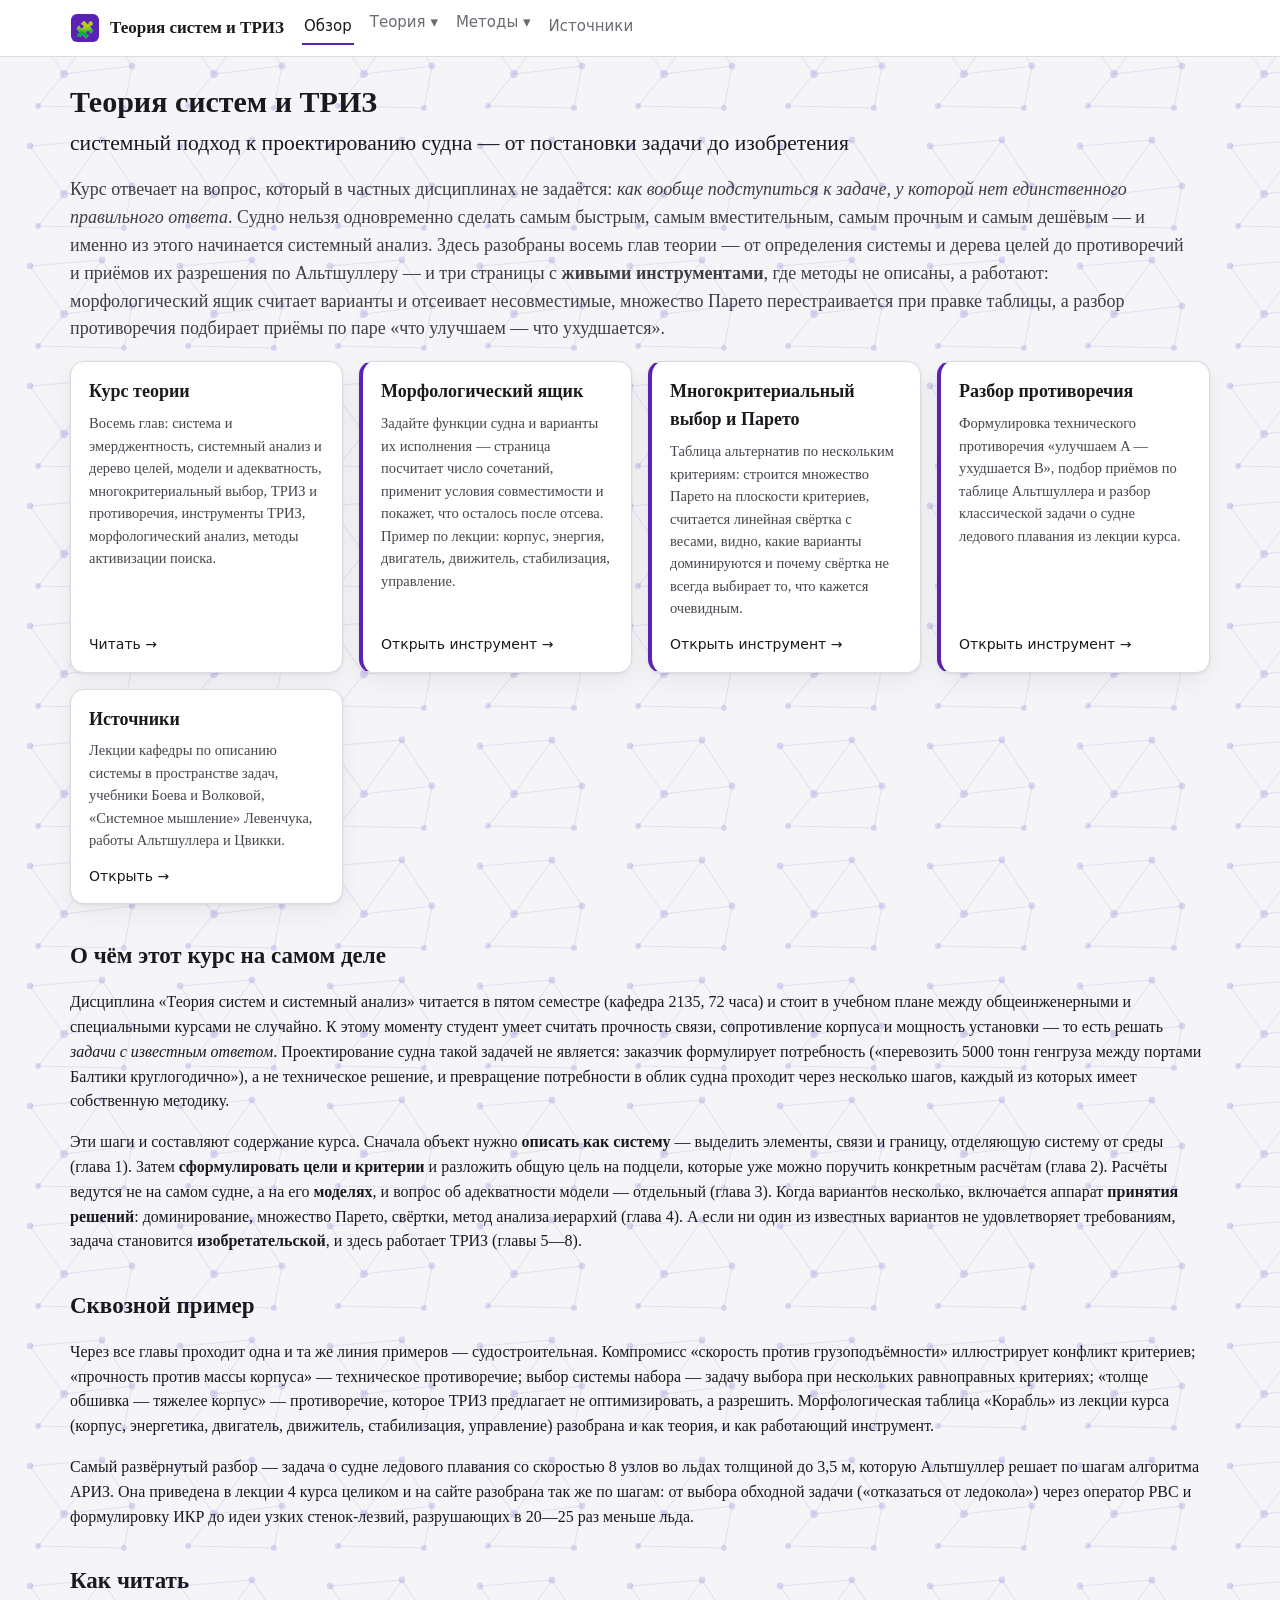
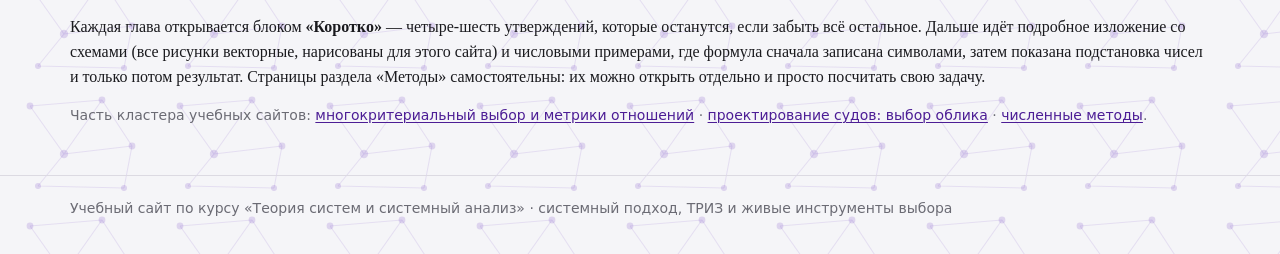
<file: site/index.html>
<!doctype html>
<html lang="ru">
<head>
<meta charset="utf-8">
<meta name="viewport" content="width=device-width, initial-scale=1">
<title>Теория систем и ТРИЗ — учебный курс</title>
<meta name="description" content="Учебный сайт по курсу «Теория систем и системный анализ»: система и её свойства, декомпозиция и дерево целей, модели и моделирование, многокритериальный выбор и Парето-оптимальность, ТРИЗ Альтшуллера — противоречия, ИКР, приёмы и таблица, морфологический анализ Цвикки. Живые инструменты: морфологический ящик, множество Парето, разбор противоречия.">
<link rel="icon" href="data:image/svg+xml,<svg xmlns=%22http://www.w3.org/2000/svg%22 viewBox=%220 0 100 100%22><text y=%22.9em%22 font-size=%2290%22>🧩</text></svg>">
<link rel="stylesheet" href="assets/style.css">
</head>
<body>
<script src="assets/shell.js"></script>
<script src="assets/site.js" data-root="./" data-page="index"></script>
<main class="wrap">
  <h1>Теория систем и ТРИЗ<br><span style="font-weight:400;font-size:.72em">системный подход к проектированию судна — от постановки задачи до изобретения</span></h1>
  <p class="lead">Курс отвечает на вопрос, который в частных дисциплинах не
  задаётся: <i>как вообще подступиться к задаче, у которой нет единственного
  правильного ответа</i>. Судно нельзя одновременно сделать самым быстрым,
  самым вместительным, самым прочным и самым дешёвым — и именно из этого
  начинается системный анализ. Здесь разобраны восемь глав теории — от
  определения системы и дерева целей до противоречий и приёмов их разрешения по
  Альтшуллеру — и три страницы с <b>живыми инструментами</b>, где методы не
  описаны, а работают: морфологический ящик считает варианты и отсеивает
  несовместимые, множество Парето перестраивается при правке таблицы,
  а разбор противоречия подбирает приёмы по паре «что улучшаем — что
  ухудшается».</p>

  <div class="cards">
    <a class="card" href="theory">
      <h3>Курс теории</h3>
      <p>Восемь глав: система и эмерджентность, системный анализ и дерево целей,
      модели и адекватность, многокритериальный выбор, ТРИЗ и противоречия,
      инструменты ТРИЗ, морфологический анализ, методы активизации поиска.</p>
      <div class="go">Читать →</div>
    </a>
    <a class="card demo" href="p-morph">
      <h3>Морфологический ящик</h3>
      <p>Задайте функции судна и варианты их исполнения — страница посчитает
      число сочетаний, применит условия совместимости и покажет, что осталось
      после отсева. Пример по лекции: корпус, энергия, двигатель, движитель,
      стабилизация, управление.</p>
      <div class="go">Открыть инструмент →</div>
    </a>
    <a class="card demo" href="p-pareto">
      <h3>Многокритериальный выбор и Парето</h3>
      <p>Таблица альтернатив по нескольким критериям: строится множество Парето
      на плоскости критериев, считается линейная свёртка с весами, видно, какие
      варианты доминируются и почему свёртка не всегда выбирает то, что кажется
      очевидным.</p>
      <div class="go">Открыть инструмент →</div>
    </a>
    <a class="card demo" href="p-contradiction">
      <h3>Разбор противоречия</h3>
      <p>Формулировка технического противоречия «улучшаем A — ухудшается B»,
      подбор приёмов по таблице Альтшуллера и разбор классической задачи о
      судне ледового плавания из лекции курса.</p>
      <div class="go">Открыть инструмент →</div>
    </a>
    <a class="card" href="sources">
      <h3>Источники</h3>
      <p>Лекции кафедры по описанию системы в пространстве задач, учебники
      Боева и Волковой, «Системное мышление» Левенчука, работы Альтшуллера и
      Цвикки.</p>
      <div class="go">Открыть →</div>
    </a>
  </div>

  <h2>О чём этот курс на самом деле</h2>
  <p>Дисциплина «Теория систем и системный анализ» читается в пятом семестре
  (кафедра 2135, 72 часа) и стоит в учебном плане между общеинженерными и
  специальными курсами не случайно. К этому моменту студент умеет считать
  прочность связи, сопротивление корпуса и мощность установки — то есть решать
  <i>задачи с известным ответом</i>. Проектирование судна такой задачей не
  является: заказчик формулирует потребность («перевозить 5000 тонн генгруза
  между портами Балтики круглогодично»), а не техническое решение, и
  превращение потребности в облик судна проходит через несколько шагов, каждый
  из которых имеет собственную методику.</p>
  <p>Эти шаги и составляют содержание курса. Сначала объект нужно <b>описать
  как систему</b> — выделить элементы, связи и границу, отделяющую систему от
  среды (глава&nbsp;1). Затем <b>сформулировать цели и критерии</b> и разложить
  общую цель на подцели, которые уже можно поручить конкретным расчётам
  (глава&nbsp;2). Расчёты ведутся не на самом судне, а на его <b>моделях</b>,
  и вопрос об адекватности модели — отдельный (глава&nbsp;3). Когда вариантов
  несколько, включается аппарат <b>принятия решений</b>: доминирование, множество
  Парето, свёртки, метод анализа иерархий (глава&nbsp;4). А если ни один из
  известных вариантов не удовлетворяет требованиям, задача становится
  <b>изобретательской</b>, и здесь работает ТРИЗ (главы&nbsp;5—8).</p>

  <h2>Сквозной пример</h2>
  <p>Через все главы проходит одна и та же линия примеров — судостроительная.
  Компромисс «скорость против грузоподъёмности» иллюстрирует конфликт
  критериев; «прочность против массы корпуса» — техническое противоречие;
  выбор системы набора — задачу выбора при нескольких равноправных критериях;
  «толще обшивка — тяжелее корпус» — противоречие, которое ТРИЗ предлагает не
  оптимизировать, а разрешить. Морфологическая таблица «Корабль» из лекции
  курса (корпус, энергетика, двигатель, движитель, стабилизация, управление)
  разобрана и как теория, и как работающий инструмент.</p>
  <p>Самый развёрнутый разбор — задача о судне ледового плавания со скоростью
  8 узлов во льдах толщиной до 3,5 м, которую Альтшуллер решает по шагам
  алгоритма АРИЗ. Она приведена в лекции 4 курса целиком и на сайте разобрана
  так же по шагам: от выбора обходной задачи («отказаться от ледокола») через
  оператор РВС и формулировку ИКР до идеи узких стенок-лезвий, разрушающих в
  20—25 раз меньше льда.</p>

  <h2>Как читать</h2>
  <p>Каждая глава открывается блоком <b>«Коротко»</b> — четыре-шесть
  утверждений, которые останутся, если забыть всё остальное. Дальше идёт
  подробное изложение со схемами (все рисунки векторные, нарисованы для этого
  сайта) и числовыми примерами, где формула сначала записана символами, затем
  показана подстановка чисел и только потом результат. Страницы раздела
  «Методы» самостоятельны: их можно открыть отдельно и просто посчитать свою
  задачу.</p>
  <p class="small">Часть кластера учебных сайтов:
  <a href="https://shadeswd.duckdns.org/relmet/">многокритериальный выбор и метрики отношений</a> ·
  <a href="https://shadeswd.duckdns.org/design/">проектирование судов: выбор облика</a> ·
  <a href="https://shadeswd.duckdns.org/mathan/numeric">численные методы</a>.</p>
</main>
</body>
</html>
</file>
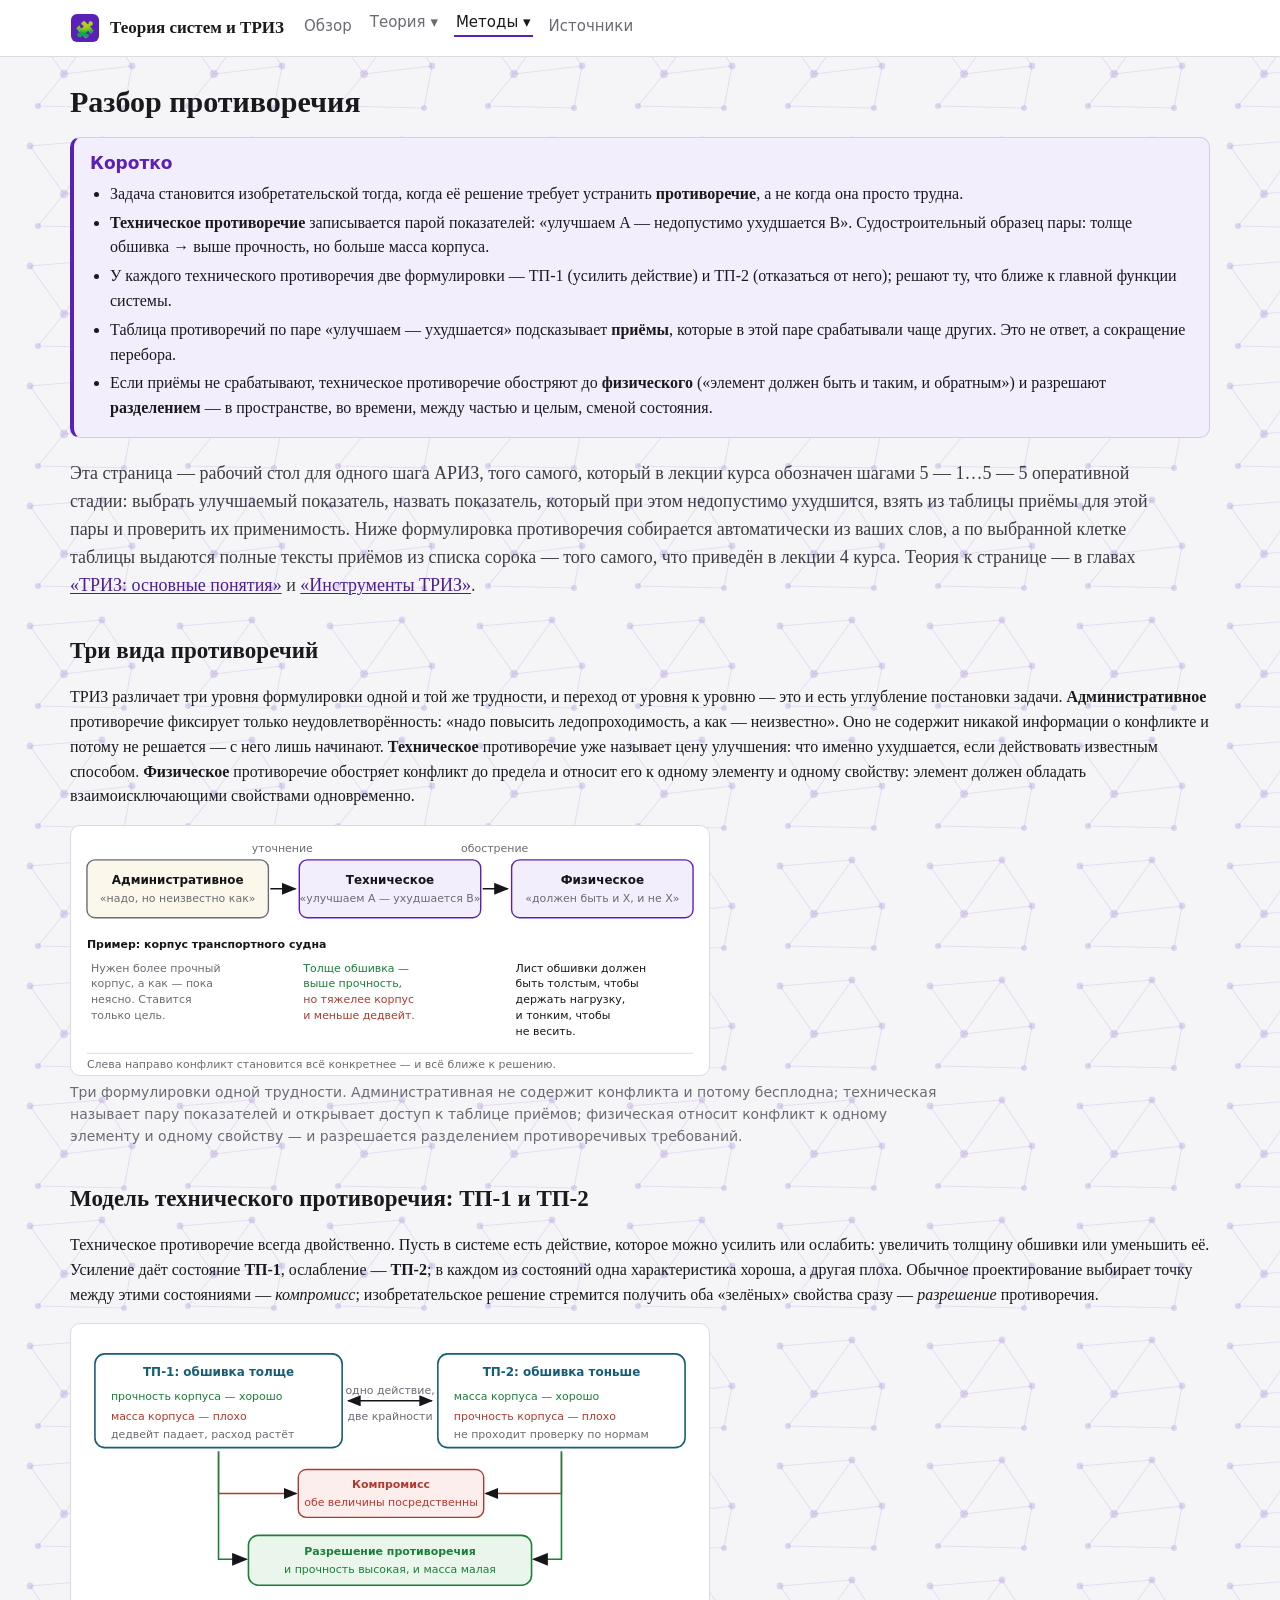
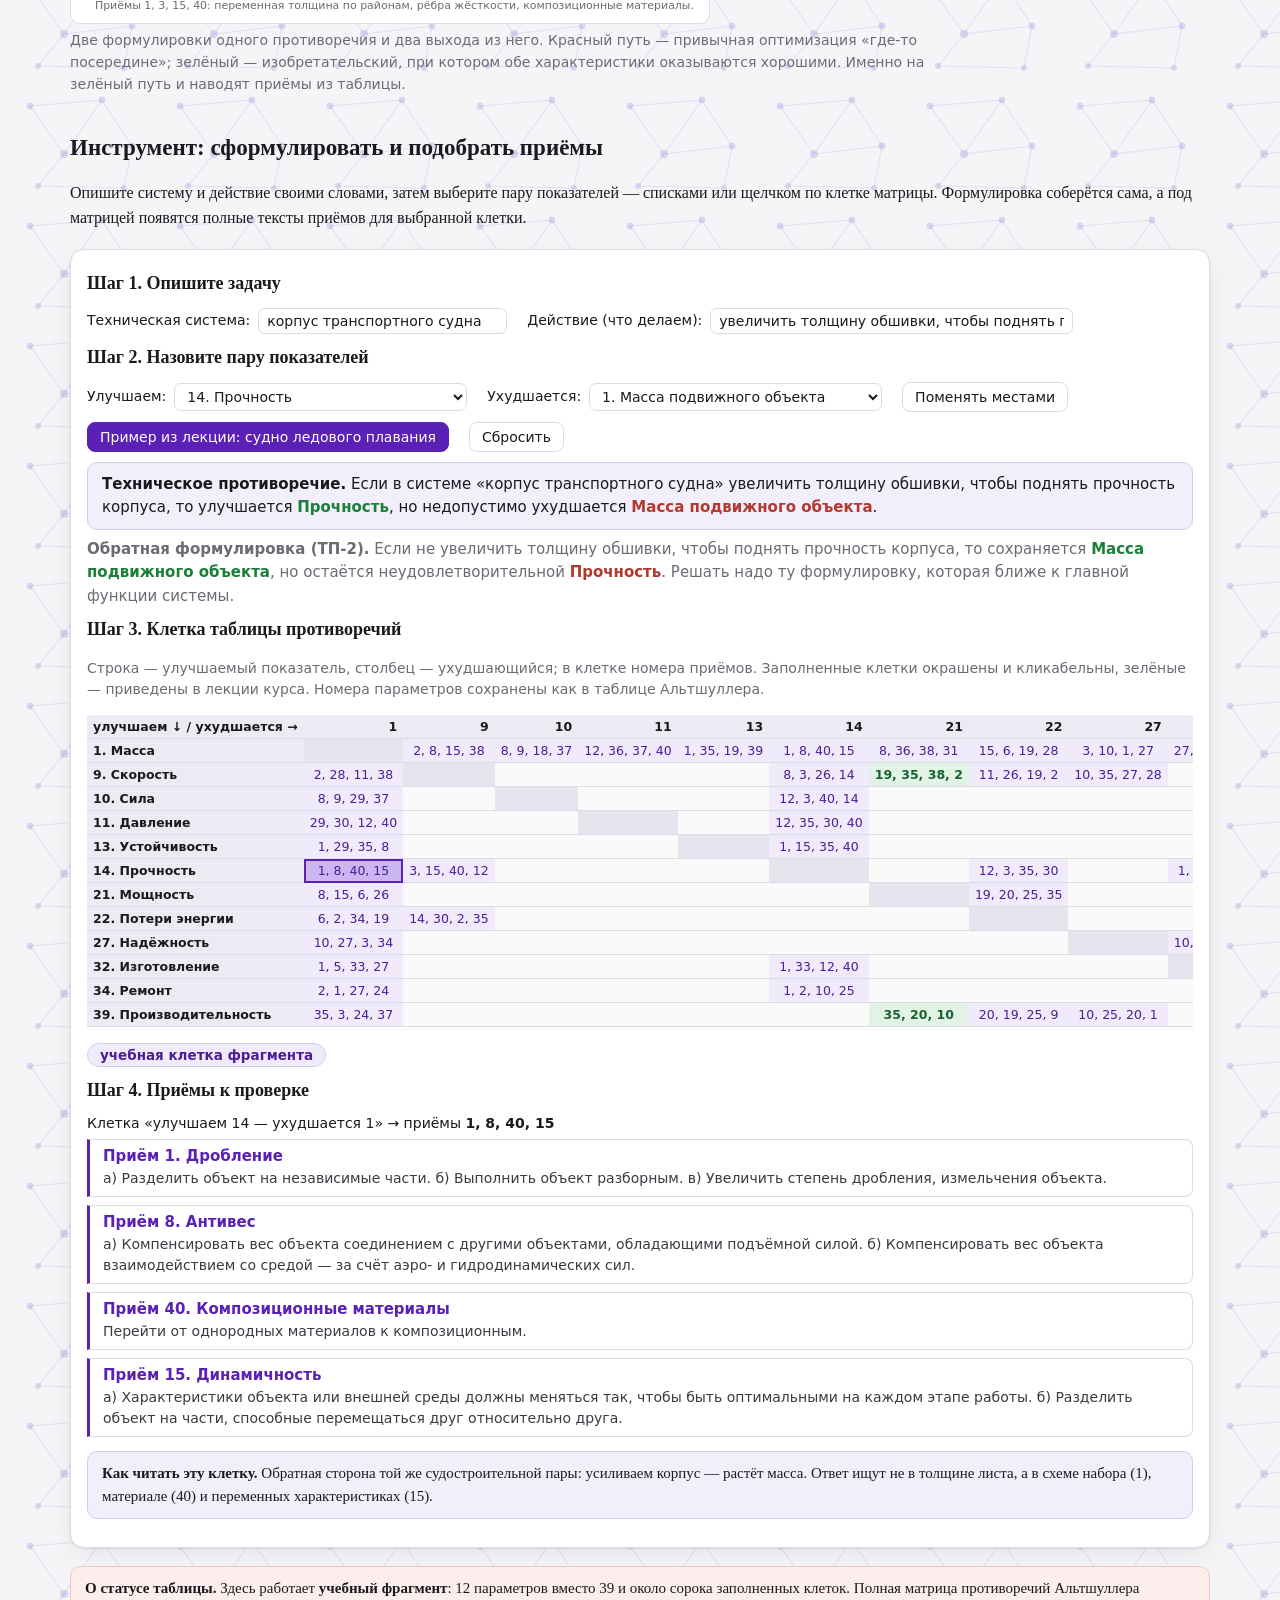
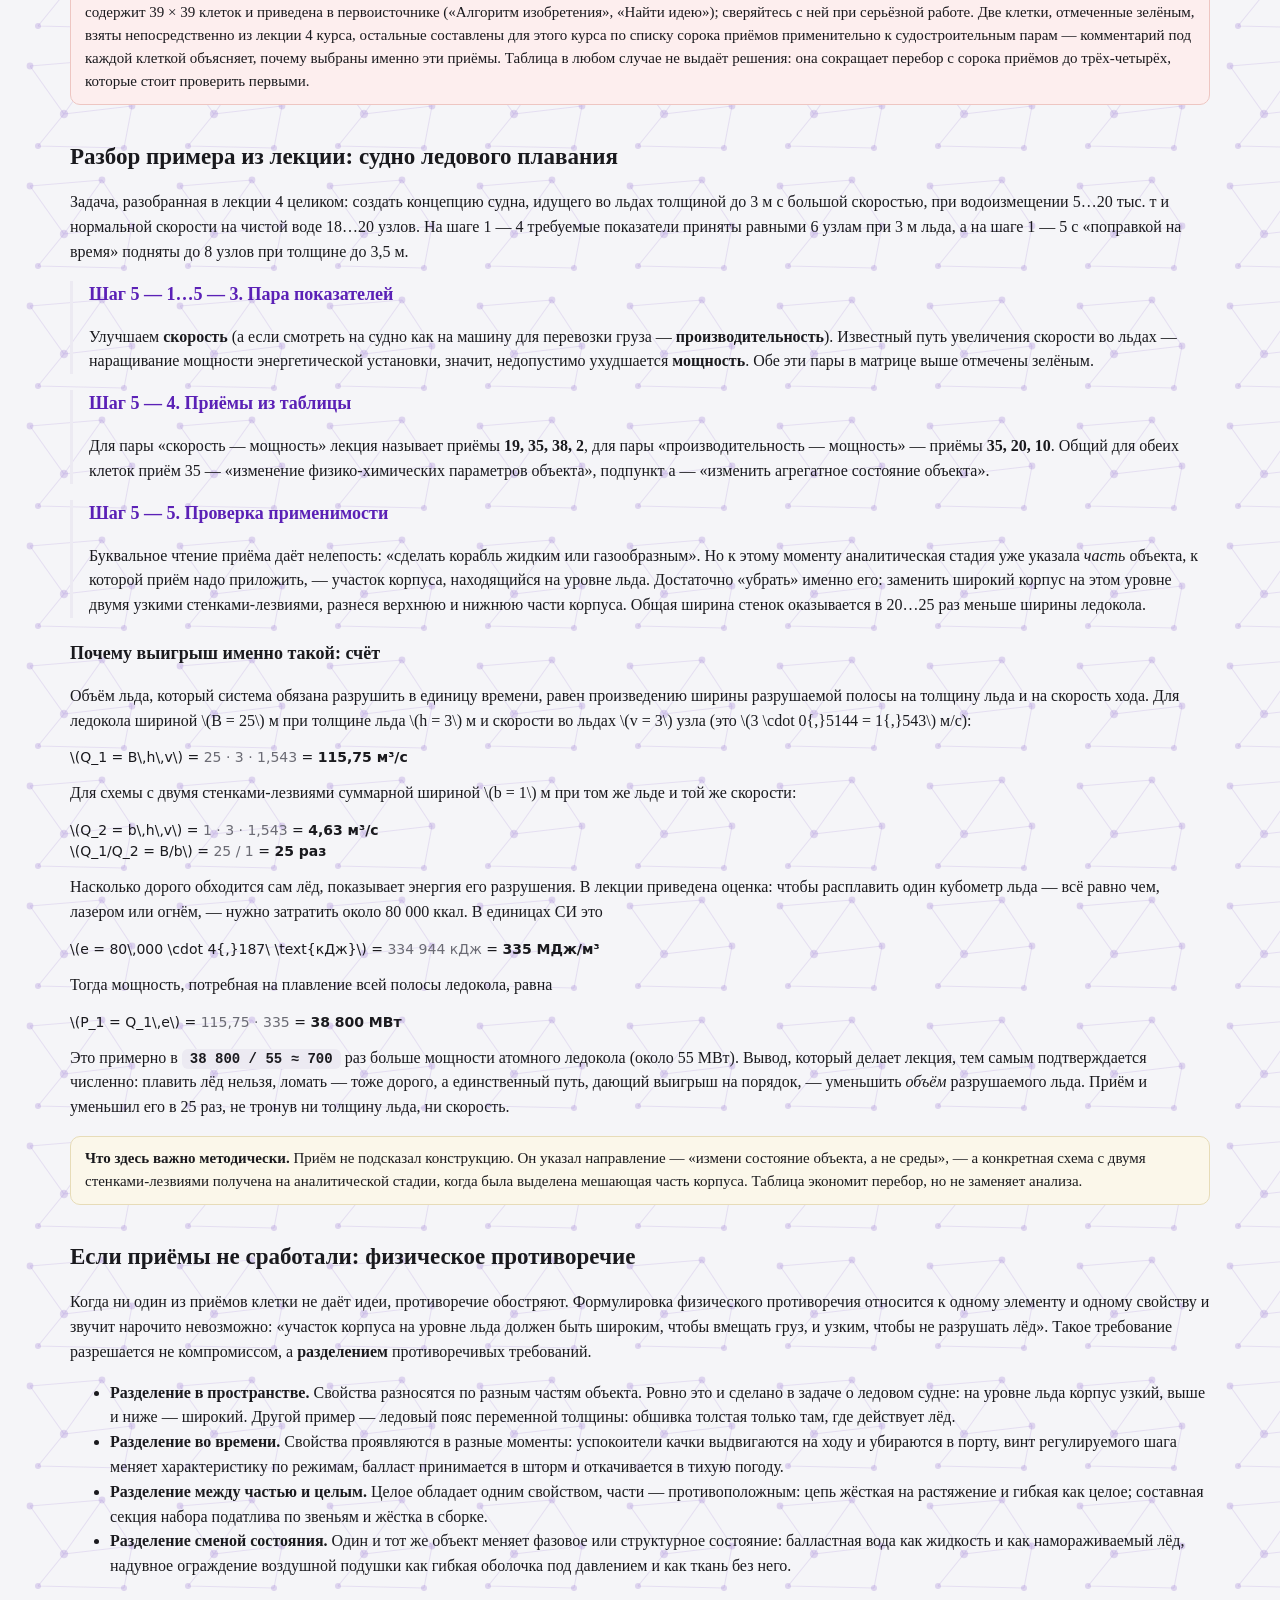
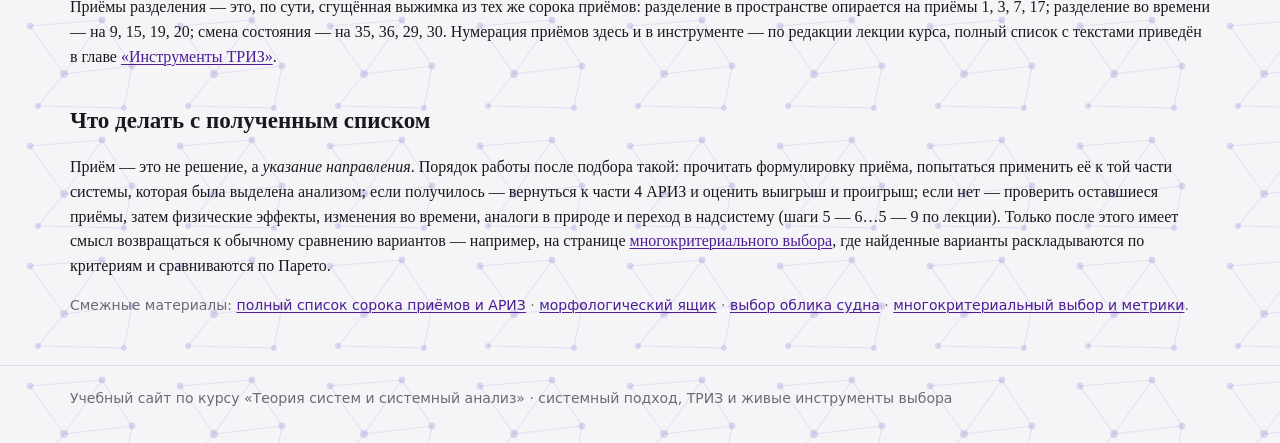
<file: site/p-contradiction.html>
<!doctype html>
<html lang="ru">
<head>
<meta charset="utf-8">
<meta name="viewport" content="width=device-width, initial-scale=1">
<title>Разбор противоречия — подбор приёмов ТРИЗ</title>
<meta name="description" content="Живой разбор технического противоречия: формулировка ТП-1 и ТП-2, подбор приёмов разрешения по таблице противоречий для пары «что улучшаем — что ухудшается», переход к физическому противоречию и приёмам разделения. Судостроительные примеры: толщина обшивки против массы корпуса, судно ледового плавания.">
<link rel="icon" href="data:image/svg+xml,<svg xmlns=%22http://www.w3.org/2000/svg%22 viewBox=%220 0 100 100%22><text y=%22.9em%22 font-size=%2290%22>🧩</text></svg>">
<link rel="stylesheet" href="assets/style.css">
<style>
table.mx { font: 12.5px system-ui, sans-serif; }
table.mx th { padding: 4px 6px; white-space: nowrap; }
table.mx td { padding: 4px 6px; text-align: center; white-space: nowrap; }
table.mx td.mx-cell { cursor: pointer; background: #f0ebfa; color: #4c1d95; }
table.mx td.mx-cell:hover { background: #ddd0f7; }
table.mx td.mx-lect { background: #e3f2e7; color: #17632f; font-weight: 600; }
table.mx td.mx-on { outline: 2px solid #5b21b6; outline-offset: -2px; background: #cbb6f2; }
table.mx td.mx-empty { background: #fafafa; }
table.mx td.mx-diag { background: #e6e4ec; }
.trick { border: 1px solid var(--line); border-left: 3px solid var(--accent);
  border-radius: 0 8px 8px 0; background: #fff; padding: 7px 13px; margin: 8px 0; }
.trick-h { font: 600 15px system-ui, sans-serif; color: var(--accent); }
.trick-t { font: 14px/1.5 system-ui, sans-serif; color: #3a3a42; margin-top: 3px; }
.good { color: #1a7f37; font-weight: 600; }
.bad { color: #b3382e; font-weight: 600; }
#formul, #formul2 { font: 15px/1.55 system-ui, sans-serif; margin: 8px 0; }
.tool { background: var(--paper); border: 1px solid var(--line); border-radius: 14px;
  box-shadow: var(--shadow); padding: 14px 16px; margin: 18px 0; }
.tool h3 { margin-top: 6px; }
</style>
</head>
<body>
<script src="assets/shell.js"></script>
<script src="assets/site.js" data-root="./" data-page="p-contradiction"></script>
<script src="assets/common.js" defer></script>
<script src="assets/contradiction.js" defer></script>
<main class="wrap">
  <h1>Разбор противоречия</h1>

  <div class="tldr">
    <h2>Коротко</h2>
    <ul>
      <li>Задача становится изобретательской тогда, когда её решение требует
      устранить <b>противоречие</b>, а не когда она просто трудна.</li>
      <li><b>Техническое противоречие</b> записывается парой показателей:
      «улучшаем&nbsp;A — недопустимо ухудшается&nbsp;B». Судостроительный
      образец пары: толще обшивка → выше прочность, но больше масса корпуса.</li>
      <li>У каждого технического противоречия две формулировки — ТП-1 (усилить
      действие) и ТП-2 (отказаться от него); решают ту, что ближе к главной
      функции системы.</li>
      <li>Таблица противоречий по паре «улучшаем — ухудшается» подсказывает
      <b>приёмы</b>, которые в этой паре срабатывали чаще других. Это не ответ,
      а сокращение перебора.</li>
      <li>Если приёмы не срабатывают, техническое противоречие обостряют до
      <b>физического</b> («элемент должен быть и таким, и обратным») и
      разрешают <b>разделением</b> — в пространстве, во времени, между частью и
      целым, сменой состояния.</li>
    </ul>
  </div>

  <p class="lead">Эта страница — рабочий стол для одного шага АРИЗ, того
  самого, который в лекции курса обозначен шагами 5&nbsp;—&nbsp;1…5&nbsp;—&nbsp;5
  оперативной стадии: выбрать улучшаемый показатель, назвать показатель,
  который при этом недопустимо ухудшится, взять из таблицы приёмы для этой
  пары и проверить их применимость. Ниже формулировка противоречия собирается
  автоматически из ваших слов, а по выбранной клетке таблицы выдаются полные
  тексты приёмов из списка сорока — того самого, что приведён в лекции&nbsp;4
  курса. Теория к странице — в главах
  <a href="t-triz-basics">«ТРИЗ: основные понятия»</a> и
  <a href="t-triz-tools">«Инструменты ТРИЗ»</a>.</p>

  <h2>Три вида противоречий</h2>
  <p>ТРИЗ различает три уровня формулировки одной и той же трудности, и
  переход от уровня к уровню — это и есть углубление постановки задачи.
  <b>Административное</b> противоречие фиксирует только неудовлетворённость:
  «надо повысить ледопроходимость, а как — неизвестно». Оно не содержит
  никакой информации о конфликте и потому не решается — с него лишь
  начинают. <b>Техническое</b> противоречие уже называет цену улучшения: что
  именно ухудшается, если действовать известным способом. <b>Физическое</b>
  противоречие обостряет конфликт до предела и относит его к одному элементу и
  одному свойству: элемент должен обладать взаимоисключающими свойствами
  одновременно.</p>

  <svg viewBox="0 0 640 250" class="geo-board" style="max-width:640px">
    <rect x="16" y="34" width="182" height="58" rx="8" fill="#fbf7ea" stroke="#6b6b74" stroke-width="1.4"/>
    <text x="107" y="58" text-anchor="middle" style="font:600 12px system-ui;fill:#16161a">Административное</text>
    <text x="107" y="76" text-anchor="middle" style="font:11px system-ui;fill:#6b6b74">«надо, но неизвестно как»</text>

    <rect x="229" y="34" width="182" height="58" rx="8" fill="#f2eefb" stroke="#5b21b6" stroke-width="1.4"/>
    <text x="320" y="58" text-anchor="middle" style="font:600 12px system-ui;fill:#16161a">Техническое</text>
    <text x="320" y="76" text-anchor="middle" style="font:11px system-ui;fill:#6b6b74">«улучшаем A — ухудшается B»</text>

    <rect x="442" y="34" width="182" height="58" rx="8" fill="#f2eefb" stroke="#5b21b6" stroke-width="1.4"/>
    <text x="533" y="58" text-anchor="middle" style="font:600 12px system-ui;fill:#16161a">Физическое</text>
    <text x="533" y="76" text-anchor="middle" style="font:11px system-ui;fill:#6b6b74">«должен быть и X, и не X»</text>

    <path d="M 200 63 L 225 63" stroke="#16161a" stroke-width="1.5" marker-end="url(#arrE)"/>
    <path d="M 413 63 L 438 63" stroke="#16161a" stroke-width="1.5" marker-end="url(#arrE)"/>
    <text x="212" y="26" text-anchor="middle" style="font:11px system-ui;fill:#6b6b74">уточнение</text>
    <text x="425" y="26" text-anchor="middle" style="font:11px system-ui;fill:#6b6b74">обострение</text>

    <text x="16" y="122" style="font:600 11px system-ui;fill:#16161a">Пример: корпус транспортного судна</text>
    <text x="20" y="146" style="font:11px system-ui;fill:#6b6b74">Нужен более прочный</text>
    <text x="20" y="162" style="font:11px system-ui;fill:#6b6b74">корпус, а как — пока</text>
    <text x="20" y="178" style="font:11px system-ui;fill:#6b6b74">неясно. Ставится</text>
    <text x="20" y="194" style="font:11px system-ui;fill:#6b6b74">только цель.</text>

    <text x="233" y="146" style="font:11px system-ui;fill:#1a7f37">Толще обшивка —</text>
    <text x="233" y="162" style="font:11px system-ui;fill:#1a7f37">выше прочность,</text>
    <text x="233" y="178" style="font:11px system-ui;fill:#b3382e">но тяжелее корпус</text>
    <text x="233" y="194" style="font:11px system-ui;fill:#b3382e">и меньше дедвейт.</text>

    <text x="446" y="146" style="font:11px system-ui;fill:#16161a">Лист обшивки должен</text>
    <text x="446" y="162" style="font:11px system-ui;fill:#16161a">быть толстым, чтобы</text>
    <text x="446" y="178" style="font:11px system-ui;fill:#16161a">держать нагрузку,</text>
    <text x="446" y="194" style="font:11px system-ui;fill:#16161a">и тонким, чтобы</text>
    <text x="446" y="210" style="font:11px system-ui;fill:#16161a">не весить.</text>

    <line x1="16" y1="228" x2="624" y2="228" stroke="#dcdae2" stroke-width="1"/>
    <text x="16" y="243" style="font:11px system-ui;fill:#6b6b74">Слева направо конфликт становится всё конкретнее — и всё ближе к решению.</text>
  </svg>
  <div class="caption">Три формулировки одной трудности. Административная не
  содержит конфликта и потому бесплодна; техническая называет пару показателей
  и открывает доступ к таблице приёмов; физическая относит конфликт к одному
  элементу и одному свойству — и разрешается разделением противоречивых
  требований.</div>

  <h2>Модель технического противоречия: ТП-1 и ТП-2</h2>
  <p>Техническое противоречие всегда двойственно. Пусть в системе есть
  действие, которое можно усилить или ослабить: увеличить толщину обшивки или
  уменьшить её. Усиление даёт состояние <b>ТП-1</b>, ослабление —
  <b>ТП-2</b>; в каждом из состояний одна характеристика хороша, а другая
  плоха. Обычное проектирование выбирает точку между этими состояниями —
  <i>компромисс</i>; изобретательское решение стремится получить оба «зелёных»
  свойства сразу — <i>разрешение</i> противоречия.</p>

  <svg viewBox="0 0 640 300" class="geo-board" style="max-width:640px">
    <rect x="24" y="30" width="248" height="94" rx="10" fill="#ffffff" stroke="#155e75" stroke-width="1.6"/>
    <text x="148" y="52" text-anchor="middle" style="font:600 12px system-ui;fill:#155e75">ТП-1: обшивка толще</text>
    <text x="40" y="76" style="font:11px system-ui;fill:#1a7f37">прочность корпуса — хорошо</text>
    <text x="40" y="96" style="font:11px system-ui;fill:#b3382e">масса корпуса — плохо</text>
    <text x="40" y="114" style="font:11px system-ui;fill:#6b6b74">дедвейт падает, расход растёт</text>

    <rect x="368" y="30" width="248" height="94" rx="10" fill="#ffffff" stroke="#155e75" stroke-width="1.6"/>
    <text x="492" y="52" text-anchor="middle" style="font:600 12px system-ui;fill:#155e75">ТП-2: обшивка тоньше</text>
    <text x="384" y="76" style="font:11px system-ui;fill:#1a7f37">масса корпуса — хорошо</text>
    <text x="384" y="96" style="font:11px system-ui;fill:#b3382e">прочность корпуса — плохо</text>
    <text x="384" y="114" style="font:11px system-ui;fill:#6b6b74">не проходит проверку по нормам</text>

    <path d="M 278 77 L 362 77" stroke="#16161a" stroke-width="1.4"
          marker-start="url(#arrS)" marker-end="url(#arrE)"/>
    <text x="320" y="70" text-anchor="middle" style="font:11px system-ui;fill:#6b6b74">одно действие,</text>
    <text x="320" y="96" text-anchor="middle" style="font:11px system-ui;fill:#6b6b74">две крайности</text>

    <path d="M 148 128 L 148 170 L 226 170" fill="none" stroke="#b3382e" stroke-width="1.4" marker-end="url(#arrE)"/>
    <path d="M 492 128 L 492 170 L 416 170" fill="none" stroke="#b3382e" stroke-width="1.4" marker-end="url(#arrE)"/>
    <rect x="228" y="146" width="186" height="48" rx="8" fill="#fdeeee" stroke="#b3382e" stroke-width="1.4"/>
    <text x="321" y="165" text-anchor="middle" style="font:600 11px system-ui;fill:#b3382e">Компромисс</text>
    <text x="321" y="183" text-anchor="middle" style="font:11px system-ui;fill:#b3382e">обе величины посредственны</text>

    <path d="M 148 128 L 148 236 L 176 236" fill="none" stroke="#1a7f37" stroke-width="1.6" marker-end="url(#arrE)"/>
    <path d="M 492 128 L 492 236 L 464 236" fill="none" stroke="#1a7f37" stroke-width="1.6" marker-end="url(#arrE)"/>
    <rect x="178" y="212" width="284" height="50" rx="10" fill="#eaf5ec" stroke="#1a7f37" stroke-width="1.6"/>
    <text x="320" y="232" text-anchor="middle" style="font:600 11px system-ui;fill:#1a7f37">Разрешение противоречия</text>
    <text x="320" y="250" text-anchor="middle" style="font:11px system-ui;fill:#1a7f37">и прочность высокая, и масса малая</text>

    <text x="24" y="286" style="font:11px system-ui;fill:#6b6b74">Приёмы 1, 3, 15, 40: переменная толщина по районам, рёбра жёсткости, композиционные материалы.</text>
  </svg>
  <div class="caption">Две формулировки одного противоречия и два выхода из
  него. Красный путь — привычная оптимизация «где-то посередине»; зелёный —
  изобретательский, при котором обе характеристики оказываются хорошими.
  Именно на зелёный путь и наводят приёмы из таблицы.</div>

  <h2>Инструмент: сформулировать и подобрать приёмы</h2>
  <p>Опишите систему и действие своими словами, затем выберите пару
  показателей — списками или щелчком по клетке матрицы. Формулировка
  соберётся сама, а под матрицей появятся полные тексты приёмов для выбранной
  клетки.</p>

  <div class="tool">
    <h3>Шаг 1. Опишите задачу</h3>
    <div class="controls">
      <label>Техническая система:
        <input type="text" id="in-system" size="28"></label>
      <label>Действие (что делаем):
        <input type="text" id="in-action" size="44"></label>
    </div>

    <h3>Шаг 2. Назовите пару показателей</h3>
    <div class="controls">
      <label>Улучшаем: <select id="sel-imp"></select></label>
      <label>Ухудшается: <select id="sel-wor"></select></label>
      <button class="btn" id="btn-swap" type="button">Поменять местами</button>
      <button class="btn primary" id="btn-example" type="button">Пример из лекции: судно ледового плавания</button>
      <button class="btn" id="btn-reset" type="button">Сбросить</button>
    </div>

    <div class="note tip" id="formul"></div>
    <div id="formul2" class="small"></div>

    <h3>Шаг 3. Клетка таблицы противоречий</h3>
    <p class="small">Строка — улучшаемый показатель, столбец — ухудшающийся;
    в клетке номера приёмов. Заполненные клетки окрашены и кликабельны,
    зелёные — приведены в лекции курса. Номера параметров сохранены как в
    таблице Альтшуллера.</p>
    <div id="matrix"></div>
    <div id="cellsrc" style="margin-top:8px"></div>

    <h3>Шаг 4. Приёмы к проверке</h3>
    <div id="tricks" class="out"></div>
  </div>

  <div class="note warn"><b>О статусе таблицы.</b> Здесь работает
  <b>учебный фрагмент</b>: 12 параметров вместо 39 и около сорока заполненных
  клеток. Полная матрица противоречий Альтшуллера содержит 39&nbsp;&times;&nbsp;39
  клеток и приведена в первоисточнике («Алгоритм изобретения», «Найти идею»);
  сверяйтесь с ней при серьёзной работе. Две клетки, отмеченные зелёным,
  взяты непосредственно из лекции&nbsp;4 курса, остальные составлены для этого
  курса по списку сорока приёмов применительно к судостроительным парам —
  комментарий под каждой клеткой объясняет, почему выбраны именно эти приёмы.
  Таблица в любом случае не выдаёт решения: она сокращает перебор с сорока
  приёмов до трёх-четырёх, которые стоит проверить первыми.</div>

  <h2>Разбор примера из лекции: судно ледового плавания</h2>
  <p>Задача, разобранная в лекции&nbsp;4 целиком: создать концепцию судна,
  идущего во льдах толщиной до 3&nbsp;м с большой скоростью, при
  водоизмещении 5…20 тыс.&nbsp;т и нормальной скорости на чистой воде
  18…20&nbsp;узлов. На шаге&nbsp;1&nbsp;—&nbsp;4 требуемые показатели приняты
  равными 6&nbsp;узлам при 3&nbsp;м льда, а на шаге&nbsp;1&nbsp;—&nbsp;5 с
  «поправкой на время» подняты до 8&nbsp;узлов при толщине до 3,5&nbsp;м.</p>

  <div class="step">
    <h3>Шаг 5 — 1…5 — 3. Пара показателей</h3>
    <p>Улучшаем <b>скорость</b> (а если смотреть на судно как на машину для
    перевозки груза — <b>производительность</b>). Известный путь увеличения
    скорости во льдах — наращивание мощности энергетической установки, значит,
    недопустимо ухудшается <b>мощность</b>. Обе эти пары в матрице выше
    отмечены зелёным.</p>
  </div>

  <div class="step">
    <h3>Шаг 5 — 4. Приёмы из таблицы</h3>
    <p>Для пары «скорость — мощность» лекция называет приёмы <b>19, 35, 38,
    2</b>, для пары «производительность — мощность» — приёмы <b>35, 20,
    10</b>. Общий для обеих клеток приём&nbsp;35 — «изменение
    физико-химических параметров объекта», подпункт&nbsp;а&nbsp;— «изменить
    агрегатное состояние объекта».</p>
  </div>

  <div class="step">
    <h3>Шаг 5 — 5. Проверка применимости</h3>
    <p>Буквальное чтение приёма даёт нелепость: «сделать корабль жидким или
    газообразным». Но к этому моменту аналитическая стадия уже указала
    <i>часть</i> объекта, к которой приём надо приложить, — участок корпуса,
    находящийся на уровне льда. Достаточно «убрать» именно его: заменить
    широкий корпус на этом уровне двумя узкими стенками-лезвиями, разнеся
    верхнюю и нижнюю части корпуса. Общая ширина стенок оказывается в 20…25
    раз меньше ширины ледокола.</p>
  </div>

  <h3>Почему выигрыш именно такой: счёт</h3>
  <p>Объём льда, который система обязана разрушить в единицу времени, равен
  произведению ширины разрушаемой полосы на толщину льда и на скорость хода.
  Для ледокола шириной \(B = 25\) м при толщине льда \(h = 3\) м и скорости
  во льдах \(v = 3\) узла (это \(3 \cdot 0{,}5144 = 1{,}543\) м/с):</p>
  <div class="calc-row">\(Q_1 = B\,h\,v\) =
    <span style="color:#6b6b74">25 · 3 · 1,543</span> = <b>115,75 м³/с</b></div>
  <p>Для схемы с двумя стенками-лезвиями суммарной шириной \(b = 1\) м при том
  же льде и той же скорости:</p>
  <div class="calc-row">\(Q_2 = b\,h\,v\) =
    <span style="color:#6b6b74">1 · 3 · 1,543</span> = <b>4,63 м³/с</b></div>
  <div class="calc-row">\(Q_1/Q_2 = B/b\) =
    <span style="color:#6b6b74">25 / 1</span> = <b>25 раз</b></div>
  <p>Насколько дорого обходится сам лёд, показывает энергия его разрушения.
  В лекции приведена оценка: чтобы расплавить один кубометр льда — всё равно
  чем, лазером или огнём, — нужно затратить около 80 000 ккал. В единицах СИ
  это</p>
  <div class="calc-row">\(e = 80\,000 \cdot 4{,}187\ \text{кДж}\) =
    <span style="color:#6b6b74">334 944 кДж</span> = <b>335 МДж/м³</b></div>
  <p>Тогда мощность, потребная на плавление всей полосы ледокола, равна</p>
  <div class="calc-row">\(P_1 = Q_1\,e\) =
    <span style="color:#6b6b74">115,75 · 335</span> = <b>38 800 МВт</b></div>
  <p>Это примерно в
  <span class="readout">38 800 / 55 &asymp; 700</span> раз больше мощности
  атомного ледокола (около 55 МВт). Вывод, который делает лекция, тем самым
  подтверждается численно: плавить лёд нельзя, ломать — тоже дорого, а
  единственный путь, дающий выигрыш на порядок, — уменьшить <i>объём</i>
  разрушаемого льда. Приём и уменьшил его в 25 раз, не тронув ни толщину льда,
  ни скорость.</p>
  <div class="note"><b>Что здесь важно методически.</b> Приём не подсказал
  конструкцию. Он указал направление — «измени состояние объекта, а не
  среды», — а конкретная схема с двумя стенками-лезвиями получена на
  аналитической стадии, когда была выделена мешающая часть корпуса. Таблица
  экономит перебор, но не заменяет анализа.</div>

  <h2 id="phys">Если приёмы не сработали: физическое противоречие</h2>
  <p>Когда ни один из приёмов клетки не даёт идеи, противоречие обостряют.
  Формулировка физического противоречия относится к одному элементу и одному
  свойству и звучит нарочито невозможно: «участок корпуса на уровне льда
  должен быть широким, чтобы вмещать груз, и узким, чтобы не разрушать лёд».
  Такое требование разрешается не компромиссом, а <b>разделением</b>
  противоречивых требований.</p>
  <ul>
    <li><b>Разделение в пространстве.</b> Свойства разносятся по разным частям
    объекта. Ровно это и сделано в задаче о ледовом судне: на уровне льда
    корпус узкий, выше и ниже — широкий. Другой пример — ледовый пояс
    переменной толщины: обшивка толстая только там, где действует лёд.</li>
    <li><b>Разделение во времени.</b> Свойства проявляются в разные моменты:
    успокоители качки выдвигаются на ходу и убираются в порту, винт
    регулируемого шага меняет характеристику по режимам, балласт принимается
    в шторм и откачивается в тихую погоду.</li>
    <li><b>Разделение между частью и целым.</b> Целое обладает одним
    свойством, части — противоположным: цепь жёсткая на растяжение и гибкая
    как целое; составная секция набора податлива по звеньям и жёстка в
    сборке.</li>
    <li><b>Разделение сменой состояния.</b> Один и тот же объект меняет
    фазовое или структурное состояние: балластная вода как жидкость и как
    намораживаемый лёд, надувное ограждение воздушной подушки как гибкая
    оболочка под давлением и как ткань без него.</li>
  </ul>
  <p>Приёмы разделения — это, по сути, сгущённая выжимка из тех же сорока
  приёмов: разделение в пространстве опирается на приёмы 1, 3, 7, 17;
  разделение во времени — на 9, 15, 19, 20; смена состояния — на 35, 36,
  29, 30. Нумерация приёмов здесь и в инструменте — по редакции лекции курса,
  полный список с текстами приведён в главе
  <a href="t-triz-tools">«Инструменты ТРИЗ»</a>.</p>

  <h2>Что делать с полученным списком</h2>
  <p>Приём — это не решение, а <i>указание направления</i>. Порядок работы
  после подбора такой: прочитать формулировку приёма, попытаться применить её
  к той части системы, которая была выделена анализом; если получилось —
  вернуться к части&nbsp;4 АРИЗ и оценить выигрыш и проигрыш; если нет —
  проверить оставшиеся приёмы, затем физические эффекты, изменения во
  времени, аналоги в природе и переход в надсистему (шаги
  5&nbsp;—&nbsp;6…5&nbsp;—&nbsp;9 по лекции). Только после этого имеет смысл
  возвращаться к обычному сравнению вариантов — например, на странице
  <a href="p-pareto">многокритериального выбора</a>, где найденные варианты
  раскладываются по критериям и сравниваются по Парето.</p>

  <p class="small">Смежные материалы:
  <a href="t-triz-tools">полный список сорока приёмов и АРИЗ</a> ·
  <a href="p-morph">морфологический ящик</a> ·
  <a href="https://shadeswd.duckdns.org/design/">выбор облика судна</a> ·
  <a href="https://shadeswd.duckdns.org/relmet/">многокритериальный выбор и метрики</a>.</p>
</main>
</body>
</html>
</file>
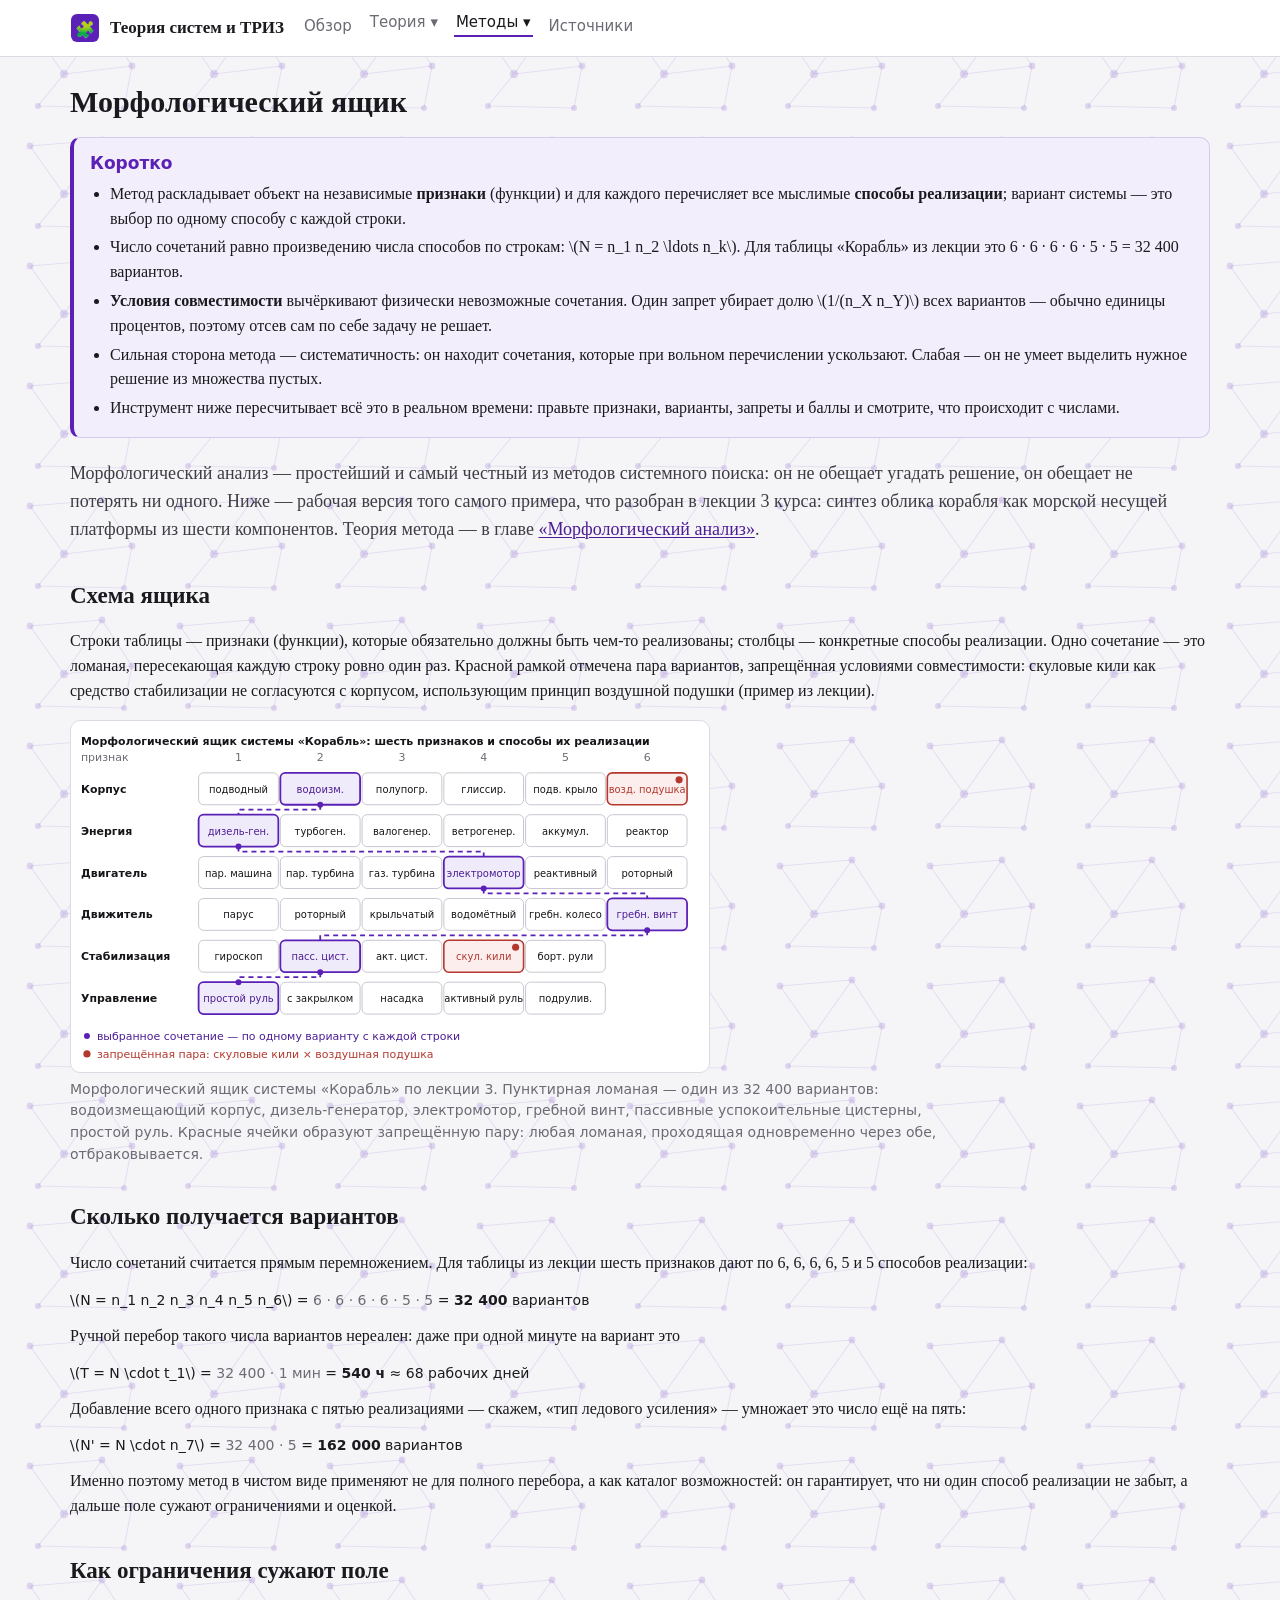
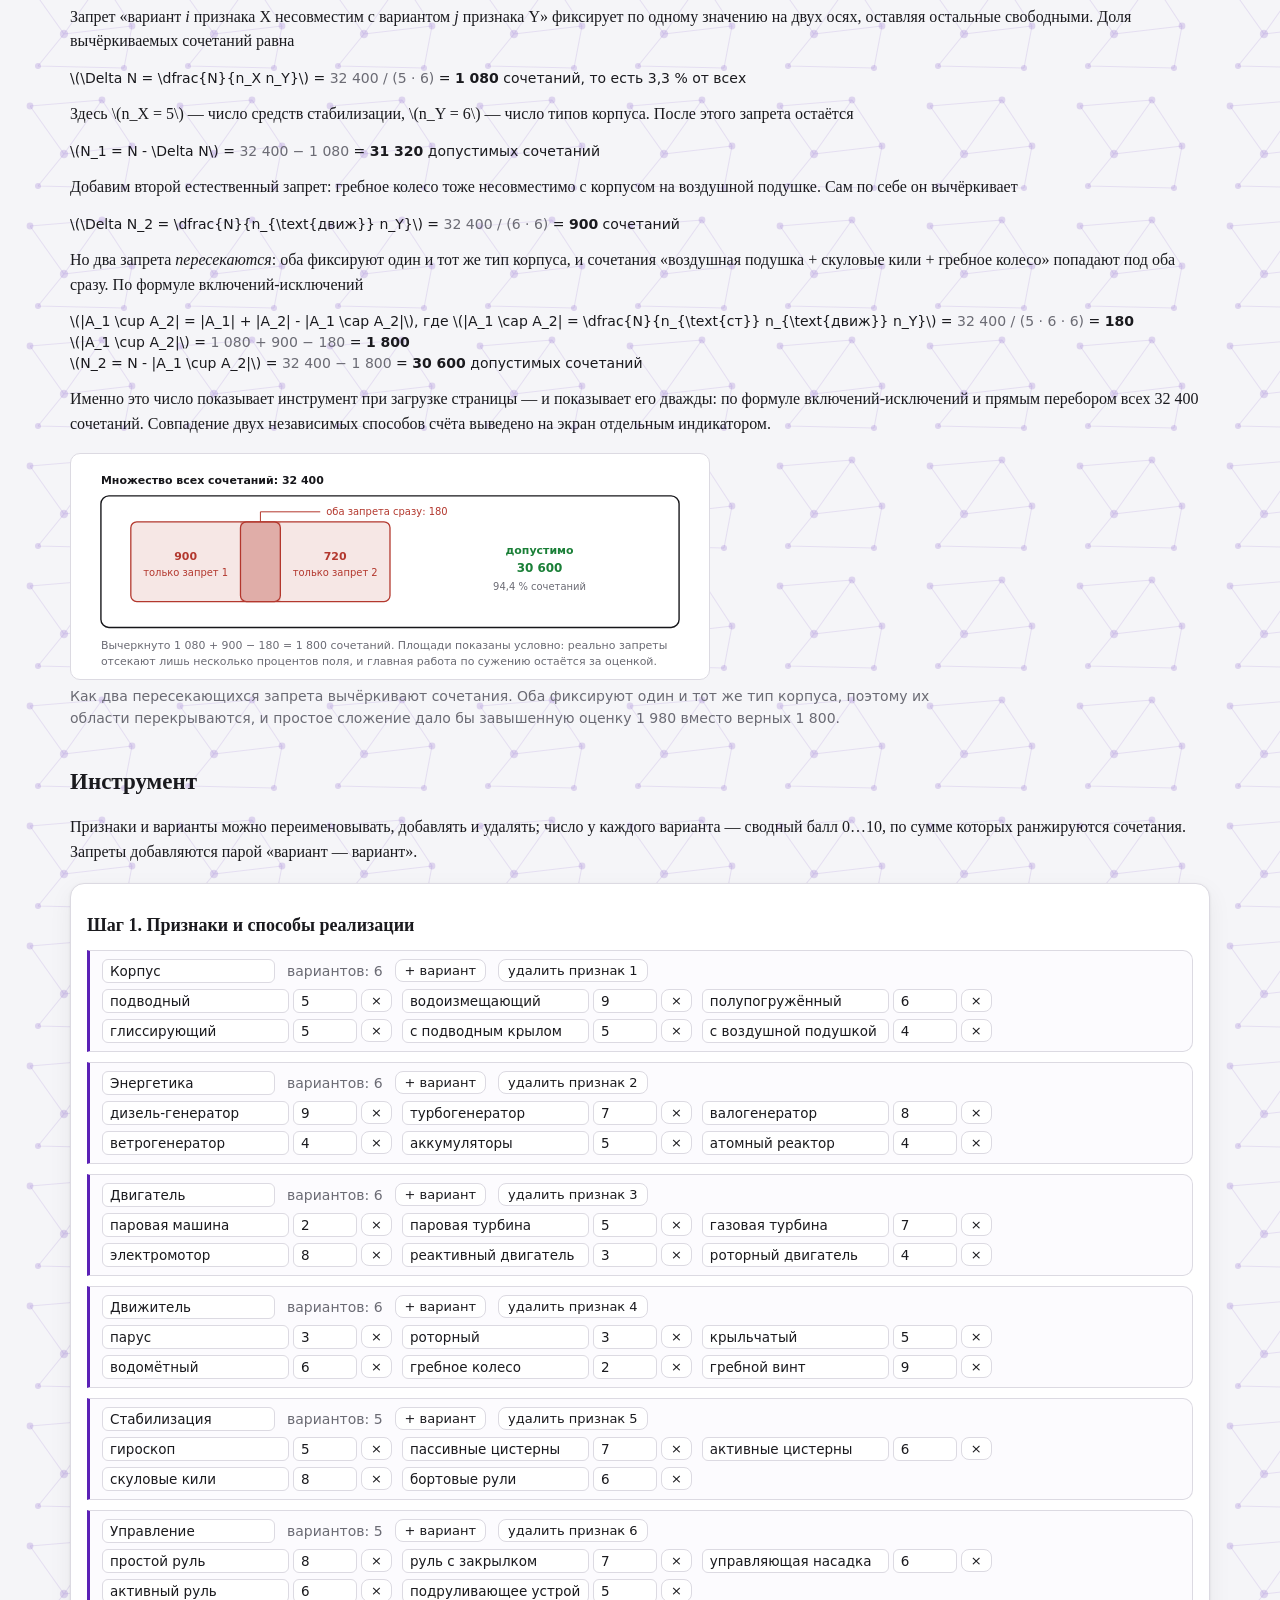
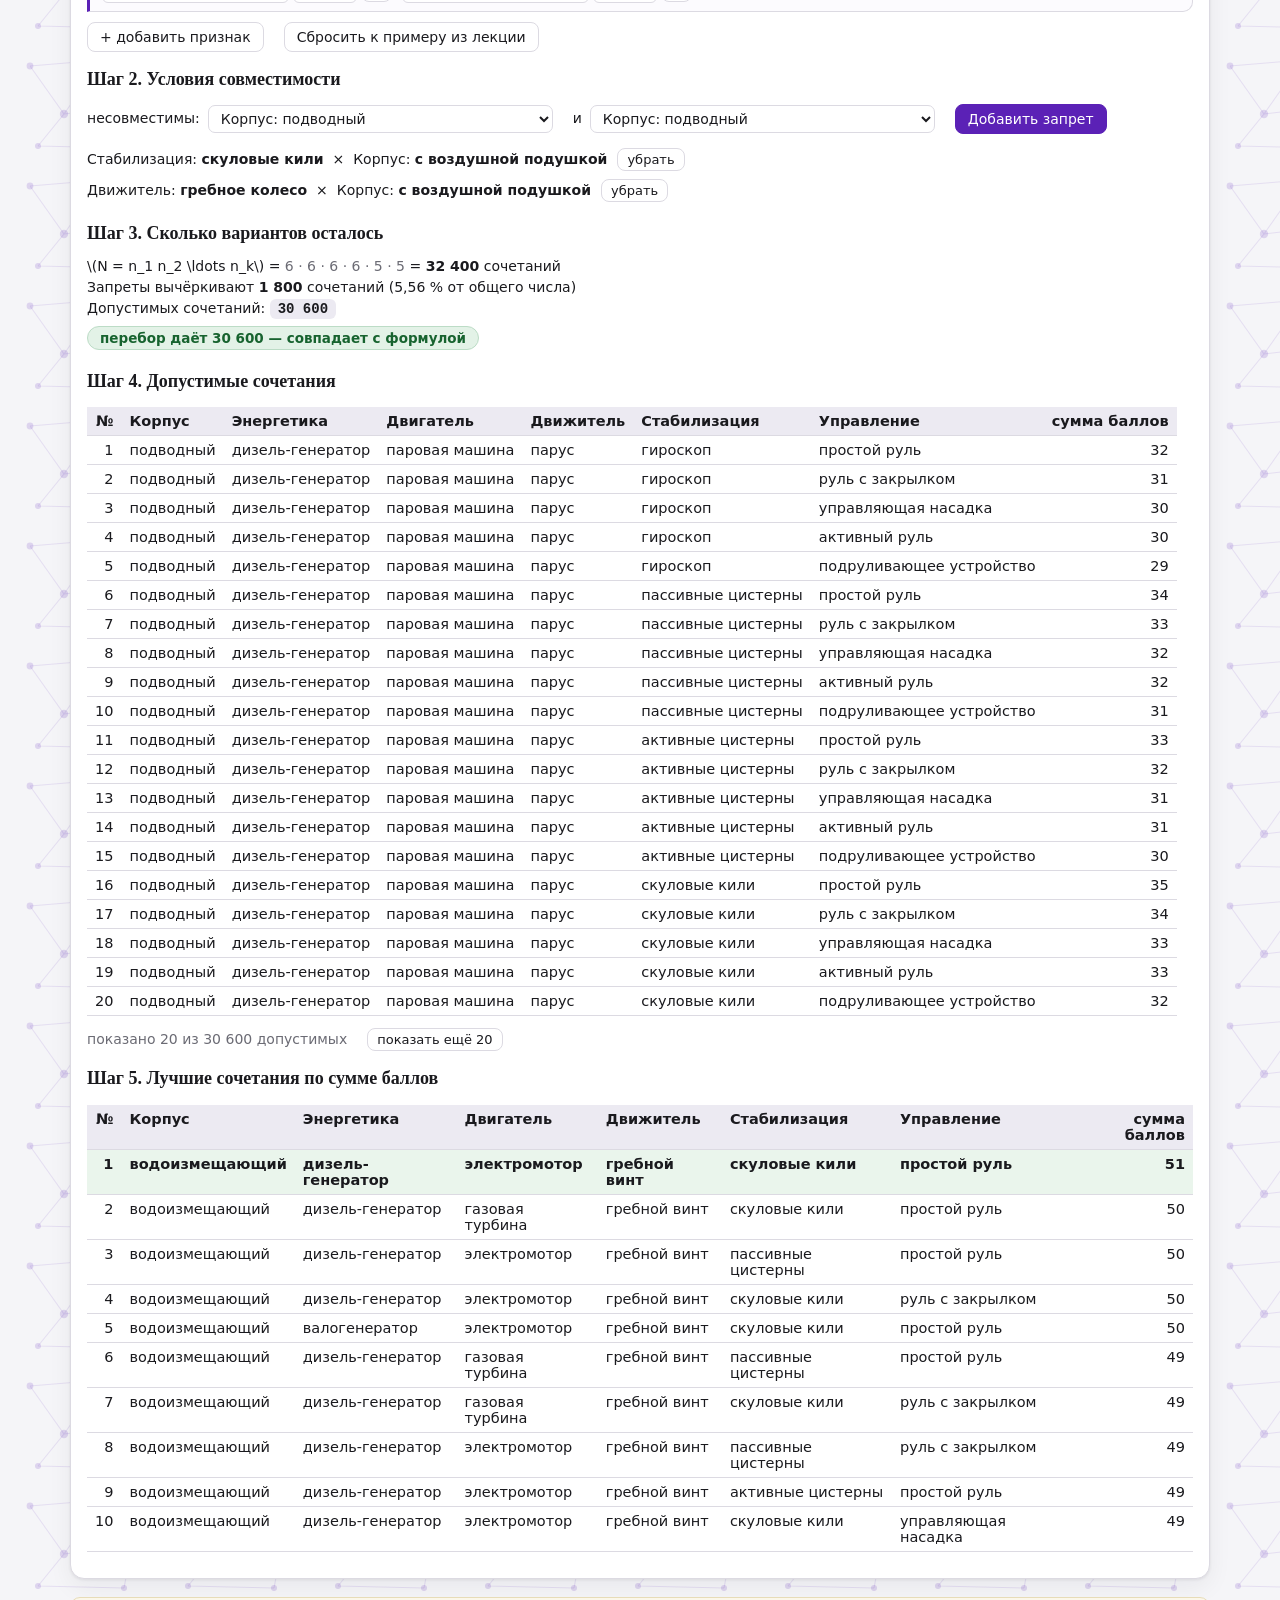
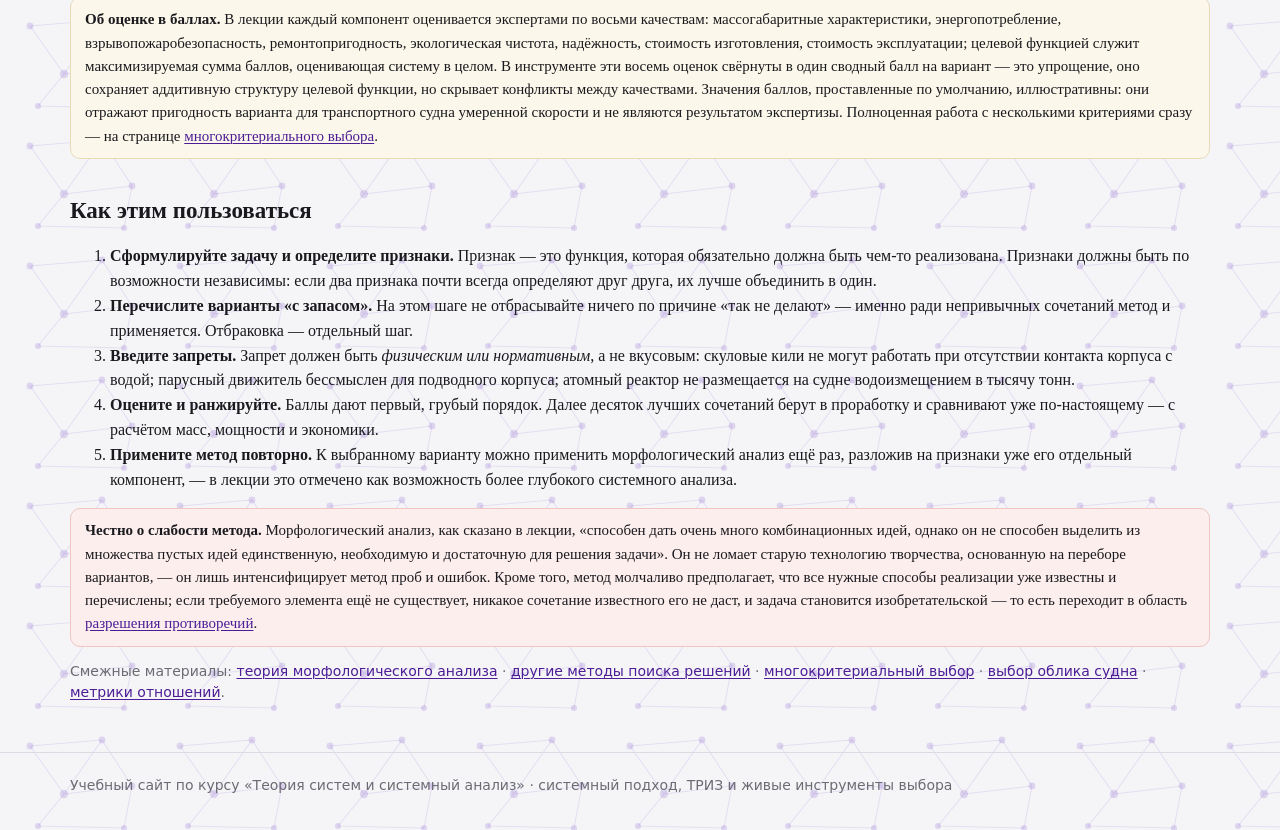
<file: site/p-morph.html>
<!doctype html>
<html lang="ru">
<head>
<meta charset="utf-8">
<meta name="viewport" content="width=device-width, initial-scale=1">
<title>Морфологический ящик — живой расчёт</title>
<meta name="description" content="Живой морфологический ящик: признаки системы и варианты их реализации, число сочетаний, отсев по условиям совместимости, ранжирование по сумме баллов. Пример — морфологическая таблица «Корабль» из лекции курса: корпус, энергетика, двигатель, движитель, стабилизация, управление.">
<link rel="icon" href="data:image/svg+xml,<svg xmlns=%22http://www.w3.org/2000/svg%22 viewBox=%220 0 100 100%22><text y=%22.9em%22 font-size=%2290%22>🧩</text></svg>">
<link rel="stylesheet" href="assets/style.css">
<style>
.tool { background: var(--paper); border: 1px solid var(--line); border-radius: 14px;
  box-shadow: var(--shadow); padding: 14px 16px; margin: 18px 0; }
.tool h3 { margin-top: 14px; }
.mo-axis { border: 1px solid var(--line); border-left: 3px solid var(--accent);
  border-radius: 0 10px 10px 0; padding: 8px 12px; margin: 10px 0; background: #fcfbfe; }
.mo-axis-h { display: flex; gap: 8px 12px; align-items: center; flex-wrap: wrap;
  font: 14px system-ui, sans-serif; margin-bottom: 6px; }
.mo-opts { display: flex; gap: 6px 10px; flex-wrap: wrap; }
.mo-opt { display: flex; gap: 4px; align-items: center; }
.mo-axis input[type=text], .mo-axis input[type=number] {
  font: 13.5px system-ui, sans-serif; padding: 3px 7px; max-width: 100%;
  border: 1px solid var(--line); border-radius: 6px; background: #fff; color: var(--ink); }
.mo-ban { display: flex; gap: 10px; align-items: center; flex-wrap: wrap;
  font: 14px system-ui, sans-serif; padding: 4px 0; }
#bans { margin: 8px 0; }
#banmsg { color: #b3382e; font: 13.5px system-ui, sans-serif; }
</style>
</head>
<body>
<script src="assets/shell.js"></script>
<script src="assets/site.js" data-root="./" data-page="p-morph"></script>
<script src="assets/common.js" defer></script>
<script src="assets/morph.js" defer></script>
<main class="wrap">
  <h1>Морфологический ящик</h1>

  <div class="tldr">
    <h2>Коротко</h2>
    <ul>
      <li>Метод раскладывает объект на независимые <b>признаки</b> (функции) и
      для каждого перечисляет все мыслимые <b>способы реализации</b>; вариант
      системы — это выбор по одному способу с каждой строки.</li>
      <li>Число сочетаний равно произведению числа способов по строкам:
      \(N = n_1 n_2 \ldots n_k\). Для таблицы «Корабль» из лекции это
      6&nbsp;·&nbsp;6&nbsp;·&nbsp;6&nbsp;·&nbsp;6&nbsp;·&nbsp;5&nbsp;·&nbsp;5&nbsp;=&nbsp;32&nbsp;400
      вариантов.</li>
      <li><b>Условия совместимости</b> вычёркивают физически невозможные
      сочетания. Один запрет убирает долю \(1/(n_X n_Y)\) всех вариантов —
      обычно единицы процентов, поэтому отсев сам по себе задачу не решает.</li>
      <li>Сильная сторона метода — систематичность: он находит сочетания,
      которые при вольном перечислении ускользают. Слабая — он не умеет
      выделить нужное решение из множества пустых.</li>
      <li>Инструмент ниже пересчитывает всё это в реальном времени: правьте
      признаки, варианты, запреты и баллы и смотрите, что происходит с
      числами.</li>
    </ul>
  </div>

  <p class="lead">Морфологический анализ — простейший и самый честный из методов
  системного поиска: он не обещает угадать решение, он обещает не потерять ни
  одного. Ниже — рабочая версия того самого примера, что разобран в лекции 3
  курса: синтез облика корабля как морской несущей платформы из шести
  компонентов. Теория метода — в главе
  <a href="t-morph">«Морфологический анализ»</a>.</p>

  <h2>Схема ящика</h2>
  <p>Строки таблицы — признаки (функции), которые обязательно должны быть чем-то
  реализованы; столбцы — конкретные способы реализации. Одно сочетание — это
  ломаная, пересекающая каждую строку ровно один раз. Красной рамкой отмечена пара
  вариантов, запрещённая условиями совместимости: скуловые кили как средство
  стабилизации не согласуются с корпусом, использующим принцип воздушной
  подушки (пример из лекции).</p>

<svg viewBox="0 0 640 352" class="geo-board" style="max-width:640px">
  <text x="10" y="24" style="font:600 11px system-ui;fill:#16161a">Морфологический ящик системы «Корабль»: шесть признаков и способы их реализации</text>
  <text x="10" y="40" style="font:11px system-ui;fill:#6b6b74">признак</text>
  <text x="168" y="40" text-anchor="middle" style="font:11px system-ui;fill:#6b6b74">1</text>
  <text x="250" y="40" text-anchor="middle" style="font:11px system-ui;fill:#6b6b74">2</text>
  <text x="332" y="40" text-anchor="middle" style="font:11px system-ui;fill:#6b6b74">3</text>
  <text x="414" y="40" text-anchor="middle" style="font:11px system-ui;fill:#6b6b74">4</text>
  <text x="496" y="40" text-anchor="middle" style="font:11px system-ui;fill:#6b6b74">5</text>
  <text x="578" y="40" text-anchor="middle" style="font:11px system-ui;fill:#6b6b74">6</text>
  <text x="10" y="72" style="font:600 11px system-ui;fill:#16161a">Корпус</text>
  <rect x="128" y="52" width="80" height="32" rx="5" fill="#ffffff" stroke="#c8c6d0" stroke-width="1"/>
  <text x="168" y="72" text-anchor="middle" style="font:10px system-ui;fill:#16161a">подводный</text>
  <rect x="210" y="52" width="80" height="32" rx="5" fill="#f0ebfa" stroke="#5b21b6" stroke-width="1.8"/>
  <text x="250" y="72" text-anchor="middle" style="font:10px system-ui;fill:#4c1d95">водоизм.</text>
  <rect x="292" y="52" width="80" height="32" rx="5" fill="#ffffff" stroke="#c8c6d0" stroke-width="1"/>
  <text x="332" y="72" text-anchor="middle" style="font:10px system-ui;fill:#16161a">полупогр.</text>
  <rect x="374" y="52" width="80" height="32" rx="5" fill="#ffffff" stroke="#c8c6d0" stroke-width="1"/>
  <text x="414" y="72" text-anchor="middle" style="font:10px system-ui;fill:#16161a">глиссир.</text>
  <rect x="456" y="52" width="80" height="32" rx="5" fill="#ffffff" stroke="#c8c6d0" stroke-width="1"/>
  <text x="496" y="72" text-anchor="middle" style="font:10px system-ui;fill:#16161a">подв. крыло</text>
  <rect x="538" y="52" width="80" height="32" rx="5" fill="#fdeeee" stroke="#b3382e" stroke-width="1.6"/>
  <text x="578" y="72" text-anchor="middle" style="font:10px system-ui;fill:#b3382e">возд. подушка</text>
  <circle cx="610" cy="59" r="3.6" fill="#b3382e"/>
  <text x="10" y="114" style="font:600 11px system-ui;fill:#16161a">Энергия</text>
  <rect x="128" y="94" width="80" height="32" rx="5" fill="#f0ebfa" stroke="#5b21b6" stroke-width="1.8"/>
  <text x="168" y="114" text-anchor="middle" style="font:10px system-ui;fill:#4c1d95">дизель-ген.</text>
  <rect x="210" y="94" width="80" height="32" rx="5" fill="#ffffff" stroke="#c8c6d0" stroke-width="1"/>
  <text x="250" y="114" text-anchor="middle" style="font:10px system-ui;fill:#16161a">турбоген.</text>
  <rect x="292" y="94" width="80" height="32" rx="5" fill="#ffffff" stroke="#c8c6d0" stroke-width="1"/>
  <text x="332" y="114" text-anchor="middle" style="font:10px system-ui;fill:#16161a">валогенер.</text>
  <rect x="374" y="94" width="80" height="32" rx="5" fill="#ffffff" stroke="#c8c6d0" stroke-width="1"/>
  <text x="414" y="114" text-anchor="middle" style="font:10px system-ui;fill:#16161a">ветрогенер.</text>
  <rect x="456" y="94" width="80" height="32" rx="5" fill="#ffffff" stroke="#c8c6d0" stroke-width="1"/>
  <text x="496" y="114" text-anchor="middle" style="font:10px system-ui;fill:#16161a">аккумул.</text>
  <rect x="538" y="94" width="80" height="32" rx="5" fill="#ffffff" stroke="#c8c6d0" stroke-width="1"/>
  <text x="578" y="114" text-anchor="middle" style="font:10px system-ui;fill:#16161a">реактор</text>
  <text x="10" y="156" style="font:600 11px system-ui;fill:#16161a">Двигатель</text>
  <rect x="128" y="136" width="80" height="32" rx="5" fill="#ffffff" stroke="#c8c6d0" stroke-width="1"/>
  <text x="168" y="156" text-anchor="middle" style="font:10px system-ui;fill:#16161a">пар. машина</text>
  <rect x="210" y="136" width="80" height="32" rx="5" fill="#ffffff" stroke="#c8c6d0" stroke-width="1"/>
  <text x="250" y="156" text-anchor="middle" style="font:10px system-ui;fill:#16161a">пар. турбина</text>
  <rect x="292" y="136" width="80" height="32" rx="5" fill="#ffffff" stroke="#c8c6d0" stroke-width="1"/>
  <text x="332" y="156" text-anchor="middle" style="font:10px system-ui;fill:#16161a">газ. турбина</text>
  <rect x="374" y="136" width="80" height="32" rx="5" fill="#f0ebfa" stroke="#5b21b6" stroke-width="1.8"/>
  <text x="414" y="156" text-anchor="middle" style="font:10px system-ui;fill:#4c1d95">электромотор</text>
  <rect x="456" y="136" width="80" height="32" rx="5" fill="#ffffff" stroke="#c8c6d0" stroke-width="1"/>
  <text x="496" y="156" text-anchor="middle" style="font:10px system-ui;fill:#16161a">реактивный</text>
  <rect x="538" y="136" width="80" height="32" rx="5" fill="#ffffff" stroke="#c8c6d0" stroke-width="1"/>
  <text x="578" y="156" text-anchor="middle" style="font:10px system-ui;fill:#16161a">роторный</text>
  <text x="10" y="198" style="font:600 11px system-ui;fill:#16161a">Движитель</text>
  <rect x="128" y="178" width="80" height="32" rx="5" fill="#ffffff" stroke="#c8c6d0" stroke-width="1"/>
  <text x="168" y="198" text-anchor="middle" style="font:10px system-ui;fill:#16161a">парус</text>
  <rect x="210" y="178" width="80" height="32" rx="5" fill="#ffffff" stroke="#c8c6d0" stroke-width="1"/>
  <text x="250" y="198" text-anchor="middle" style="font:10px system-ui;fill:#16161a">роторный</text>
  <rect x="292" y="178" width="80" height="32" rx="5" fill="#ffffff" stroke="#c8c6d0" stroke-width="1"/>
  <text x="332" y="198" text-anchor="middle" style="font:10px system-ui;fill:#16161a">крыльчатый</text>
  <rect x="374" y="178" width="80" height="32" rx="5" fill="#ffffff" stroke="#c8c6d0" stroke-width="1"/>
  <text x="414" y="198" text-anchor="middle" style="font:10px system-ui;fill:#16161a">водомётный</text>
  <rect x="456" y="178" width="80" height="32" rx="5" fill="#ffffff" stroke="#c8c6d0" stroke-width="1"/>
  <text x="496" y="198" text-anchor="middle" style="font:10px system-ui;fill:#16161a">гребн. колесо</text>
  <rect x="538" y="178" width="80" height="32" rx="5" fill="#f0ebfa" stroke="#5b21b6" stroke-width="1.8"/>
  <text x="578" y="198" text-anchor="middle" style="font:10px system-ui;fill:#4c1d95">гребн. винт</text>
  <text x="10" y="240" style="font:600 11px system-ui;fill:#16161a">Стабилизация</text>
  <rect x="128" y="220" width="80" height="32" rx="5" fill="#ffffff" stroke="#c8c6d0" stroke-width="1"/>
  <text x="168" y="240" text-anchor="middle" style="font:10px system-ui;fill:#16161a">гироскоп</text>
  <rect x="210" y="220" width="80" height="32" rx="5" fill="#f0ebfa" stroke="#5b21b6" stroke-width="1.8"/>
  <text x="250" y="240" text-anchor="middle" style="font:10px system-ui;fill:#4c1d95">пасс. цист.</text>
  <rect x="292" y="220" width="80" height="32" rx="5" fill="#ffffff" stroke="#c8c6d0" stroke-width="1"/>
  <text x="332" y="240" text-anchor="middle" style="font:10px system-ui;fill:#16161a">акт. цист.</text>
  <rect x="374" y="220" width="80" height="32" rx="5" fill="#fdeeee" stroke="#b3382e" stroke-width="1.6"/>
  <text x="414" y="240" text-anchor="middle" style="font:10px system-ui;fill:#b3382e">скул. кили</text>
  <circle cx="446" cy="227" r="3.6" fill="#b3382e"/>
  <rect x="456" y="220" width="80" height="32" rx="5" fill="#ffffff" stroke="#c8c6d0" stroke-width="1"/>
  <text x="496" y="240" text-anchor="middle" style="font:10px system-ui;fill:#16161a">борт. рули</text>
  <text x="10" y="282" style="font:600 11px system-ui;fill:#16161a">Управление</text>
  <rect x="128" y="262" width="80" height="32" rx="5" fill="#f0ebfa" stroke="#5b21b6" stroke-width="1.8"/>
  <text x="168" y="282" text-anchor="middle" style="font:10px system-ui;fill:#4c1d95">простой руль</text>
  <rect x="210" y="262" width="80" height="32" rx="5" fill="#ffffff" stroke="#c8c6d0" stroke-width="1"/>
  <text x="250" y="282" text-anchor="middle" style="font:10px system-ui;fill:#16161a">с закрылком</text>
  <rect x="292" y="262" width="80" height="32" rx="5" fill="#ffffff" stroke="#c8c6d0" stroke-width="1"/>
  <text x="332" y="282" text-anchor="middle" style="font:10px system-ui;fill:#16161a">насадка</text>
  <rect x="374" y="262" width="80" height="32" rx="5" fill="#ffffff" stroke="#c8c6d0" stroke-width="1"/>
  <text x="414" y="282" text-anchor="middle" style="font:10px system-ui;fill:#16161a">активный руль</text>
  <rect x="456" y="262" width="80" height="32" rx="5" fill="#ffffff" stroke="#c8c6d0" stroke-width="1"/>
  <text x="496" y="282" text-anchor="middle" style="font:10px system-ui;fill:#16161a">подрулив.</text>
  <path d="M 250 84 L 250 89 L 168 89 L 168 94 M 168 126 L 168 131 L 414 131 L 414 136 M 414 168 L 414 173 L 578 173 L 578 178 M 578 210 L 578 215 L 250 215 L 250 220 M 250 252 L 250 257 L 168 257 L 168 262" fill="none" stroke="#5b21b6" stroke-width="1.8" stroke-dasharray="5 4"/>
  <circle cx="250" cy="84" r="3" fill="#5b21b6"/>
  <circle cx="168" cy="126" r="3" fill="#5b21b6"/>
  <circle cx="414" cy="168" r="3" fill="#5b21b6"/>
  <circle cx="578" cy="210" r="3" fill="#5b21b6"/>
  <circle cx="250" cy="252" r="3" fill="#5b21b6"/>
  <circle cx="168" cy="262" r="3" fill="#5b21b6"/>
  <circle cx="16" cy="316" r="3" fill="#5b21b6"/>
  <text x="26" y="320" style="font:11px system-ui;fill:#4c1d95">выбранное сочетание — по одному варианту с каждой строки</text>
  <circle cx="16" cy="334" r="3.6" fill="#b3382e"/>
  <text x="26" y="338" style="font:11px system-ui;fill:#b3382e">запрещённая пара: скуловые кили × воздушная подушка</text>
</svg>
  <div class="caption">Морфологический ящик системы «Корабль» по лекции 3.
  Пунктирная ломаная — один из 32 400 вариантов: водоизмещающий корпус,
  дизель-генератор, электромотор, гребной винт, пассивные успокоительные
  цистерны, простой руль. Красные ячейки образуют запрещённую пару: любая
  ломаная, проходящая одновременно через обе, отбраковывается.</div>

  <h2>Сколько получается вариантов</h2>
  <p>Число сочетаний считается прямым перемножением. Для таблицы из лекции
  шесть признаков дают по 6, 6, 6, 6, 5 и 5 способов реализации:</p>
  <div class="calc-row">\(N = n_1 n_2 n_3 n_4 n_5 n_6\) =
    <span style="color:#6b6b74">6 · 6 · 6 · 6 · 5 · 5</span> =
    <b>32 400</b> вариантов</div>
  <p>Ручной перебор такого числа вариантов нереален: даже при одной минуте на
  вариант это</p>
  <div class="calc-row">\(T = N \cdot t_1\) =
    <span style="color:#6b6b74">32 400 · 1 мин</span> =
    <b>540 ч</b> &asymp; 68 рабочих дней</div>
  <p>Добавление всего одного признака с пятью реализациями — скажем, «тип
  ледового усиления» — умножает это число ещё на пять:</p>
  <div class="calc-row">\(N' = N \cdot n_7\) =
    <span style="color:#6b6b74">32 400 · 5</span> =
    <b>162 000</b> вариантов</div>
  <p>Именно поэтому метод в чистом виде применяют не для полного перебора, а
  как каталог возможностей: он гарантирует, что ни один способ реализации не
  забыт, а дальше поле сужают ограничениями и оценкой.</p>

  <h2>Как ограничения сужают поле</h2>
  <p>Запрет «вариант <i>i</i> признака&nbsp;X несовместим с вариантом
  <i>j</i> признака&nbsp;Y» фиксирует по одному значению на двух осях,
  оставляя остальные свободными. Доля вычёркиваемых сочетаний равна</p>
  <div class="calc-row">\(\Delta N = \dfrac{N}{n_X n_Y}\) =
    <span style="color:#6b6b74">32 400 / (5 · 6)</span> =
    <b>1 080</b> сочетаний, то есть 3,3 % от всех</div>
  <p>Здесь \(n_X = 5\) — число средств стабилизации, \(n_Y = 6\) — число типов
  корпуса. После этого запрета остаётся</p>
  <div class="calc-row">\(N_1 = N - \Delta N\) =
    <span style="color:#6b6b74">32 400 − 1 080</span> =
    <b>31 320</b> допустимых сочетаний</div>
  <p>Добавим второй естественный запрет: гребное колесо тоже несовместимо с
  корпусом на воздушной подушке. Сам по себе он вычёркивает</p>
  <div class="calc-row">\(\Delta N_2 = \dfrac{N}{n_{\text{движ}} n_Y}\) =
    <span style="color:#6b6b74">32 400 / (6 · 6)</span> =
    <b>900</b> сочетаний</div>
  <p>Но два запрета <i>пересекаются</i>: оба фиксируют один и тот же тип
  корпуса, и сочетания «воздушная подушка + скуловые кили + гребное колесо»
  попадают под оба сразу. По формуле включений-исключений</p>
  <div class="calc-row">\(|A_1 \cup A_2| = |A_1| + |A_2| - |A_1 \cap A_2|\),
    где \(|A_1 \cap A_2| = \dfrac{N}{n_{\text{ст}} n_{\text{движ}} n_Y}\) =
    <span style="color:#6b6b74">32 400 / (5 · 6 · 6)</span> = <b>180</b></div>
  <div class="calc-row">\(|A_1 \cup A_2|\) =
    <span style="color:#6b6b74">1 080 + 900 − 180</span> = <b>1 800</b></div>
  <div class="calc-row">\(N_2 = N - |A_1 \cup A_2|\) =
    <span style="color:#6b6b74">32 400 − 1 800</span> =
    <b>30 600</b> допустимых сочетаний</div>
  <p>Именно это число показывает инструмент при загрузке страницы — и
  показывает его дважды: по формуле включений-исключений и прямым перебором
  всех 32 400 сочетаний. Совпадение двух независимых способов счёта выведено
  на экран отдельным индикатором.</p>

  <svg viewBox="0 0 640 226" class="geo-board" style="max-width:640px">
    <text x="30" y="30" style="font:600 11px system-ui;fill:#16161a">Множество всех сочетаний: 32 400</text>
    <rect x="30" y="42" width="580" height="132" rx="8" fill="#ffffff" stroke="#16161a" stroke-width="1.4"/>
    <rect x="60" y="68" width="150" height="80" rx="6" fill="rgba(179,56,46,.12)" stroke="#b3382e" stroke-width="1.3"/>
    <rect x="170" y="68" width="150" height="80" rx="6" fill="rgba(179,56,46,.12)" stroke="#b3382e" stroke-width="1.3"/>
    <rect x="170" y="68" width="40" height="80" fill="rgba(179,56,46,.24)"/>
    <text x="115" y="106" text-anchor="middle" style="font:600 11px system-ui;fill:#b3382e">900</text>
    <text x="115" y="122" text-anchor="middle" style="font:10px system-ui;fill:#b3382e">только запрет 1</text>
    <text x="265" y="106" text-anchor="middle" style="font:600 11px system-ui;fill:#b3382e">720</text>
    <text x="265" y="122" text-anchor="middle" style="font:10px system-ui;fill:#b3382e">только запрет 2</text>
    <path d="M 190 68 L 190 58 L 250 58" fill="none" stroke="#b3382e" stroke-width="1"/>
    <text x="256" y="61" style="font:10px system-ui;fill:#b3382e">оба запрета сразу: 180</text>
    <text x="470" y="100" text-anchor="middle" style="font:600 11px system-ui;fill:#1a7f37">допустимо</text>
    <text x="470" y="118" text-anchor="middle" style="font:600 12px system-ui;fill:#1a7f37">30 600</text>
    <text x="470" y="136" text-anchor="middle" style="font:10px system-ui;fill:#6b6b74">94,4 % сочетаний</text>
    <text x="30" y="196" style="font:11px system-ui;fill:#6b6b74">Вычеркнуто 1 080 + 900 − 180 = 1 800 сочетаний. Площади показаны условно: реально запреты</text>
    <text x="30" y="212" style="font:11px system-ui;fill:#6b6b74">отсекают лишь несколько процентов поля, и главная работа по сужению остаётся за оценкой.</text>
  </svg>
  <div class="caption">Как два пересекающихся запрета вычёркивают сочетания.
  Оба фиксируют один и тот же тип корпуса, поэтому их области перекрываются, и
  простое сложение дало бы завышенную оценку 1 980 вместо верных 1 800.</div>

  <h2>Инструмент</h2>
  <p>Признаки и варианты можно переименовывать, добавлять и удалять; число у
  каждого варианта — сводный балл 0…10, по сумме которых ранжируются сочетания.
  Запреты добавляются парой «вариант — вариант».</p>

  <div class="tool">
    <h3>Шаг 1. Признаки и способы реализации</h3>
    <div id="axes"></div>
    <div class="controls">
      <button class="btn" type="button" id="btn-axadd">+ добавить признак</button>
      <button class="btn" type="button" id="btn-reset">Сбросить к примеру из лекции</button>
    </div>

    <h3>Шаг 2. Условия совместимости</h3>
    <div class="controls">
      <label>несовместимы: <select id="ban-a"></select></label>
      <label>и <select id="ban-b"></select></label>
      <button class="btn primary" type="button" id="btn-banadd">Добавить запрет</button>
      <span id="banmsg"></span>
    </div>
    <div id="bans"></div>

    <h3>Шаг 3. Сколько вариантов осталось</h3>
    <div id="stats" class="out"></div>

    <h3>Шаг 4. Допустимые сочетания</h3>
    <div id="list" class="out"></div>

    <h3>Шаг 5. Лучшие сочетания по сумме баллов</h3>
    <div id="top" class="out"></div>
  </div>

  <div class="note"><b>Об оценке в баллах.</b> В лекции каждый компонент
  оценивается экспертами по восьми качествам: массогабаритные характеристики,
  энергопотребление, взрывопожаробезопасность, ремонтопригодность,
  экологическая чистота, надёжность, стоимость изготовления, стоимость
  эксплуатации; целевой функцией служит максимизируемая сумма баллов,
  оценивающая систему в целом. В инструменте эти восемь оценок свёрнуты в один
  сводный балл на вариант — это упрощение, оно сохраняет аддитивную структуру
  целевой функции, но скрывает конфликты между качествами. Значения баллов,
  проставленные по умолчанию, иллюстративны: они отражают пригодность варианта
  для транспортного судна умеренной скорости и не являются результатом
  экспертизы. Полноценная работа с несколькими критериями сразу — на странице
  <a href="p-pareto">многокритериального выбора</a>.</div>

  <h2>Как этим пользоваться</h2>
  <ol>
    <li><b>Сформулируйте задачу и определите признаки.</b> Признак — это
    функция, которая обязательно должна быть чем-то реализована. Признаки
    должны быть по возможности независимы: если два признака почти всегда
    определяют друг друга, их лучше объединить в один.</li>
    <li><b>Перечислите варианты «с запасом».</b> На этом шаге не отбрасывайте
    ничего по причине «так не делают» — именно ради непривычных сочетаний метод
    и применяется. Отбраковка — отдельный шаг.</li>
    <li><b>Введите запреты.</b> Запрет должен быть <i>физическим или
    нормативным</i>, а не вкусовым: скуловые кили не могут работать при
    отсутствии контакта корпуса с водой; парусный движитель бессмыслен для
    подводного корпуса; атомный реактор не размещается на судне
    водоизмещением в тысячу тонн.</li>
    <li><b>Оцените и ранжируйте.</b> Баллы дают первый, грубый порядок. Далее
    десяток лучших сочетаний берут в проработку и сравнивают уже по-настоящему
    — с расчётом масс, мощности и экономики.</li>
    <li><b>Примените метод повторно.</b> К выбранному варианту можно применить
    морфологический анализ ещё раз, разложив на признаки уже его отдельный
    компонент, — в лекции это отмечено как возможность более глубокого
    системного анализа.</li>
  </ol>

  <div class="note warn"><b>Честно о слабости метода.</b> Морфологический
  анализ, как сказано в лекции, «способен дать очень много комбинационных идей,
  однако он не способен выделить из множества пустых идей единственную,
  необходимую и достаточную для решения задачи». Он не ломает старую технологию
  творчества, основанную на переборе вариантов, — он лишь интенсифицирует метод
  проб и ошибок. Кроме того, метод молчаливо предполагает, что все нужные
  способы реализации уже известны и перечислены; если требуемого элемента ещё
  не существует, никакое сочетание известного его не даст, и задача становится
  изобретательской — то есть переходит в область
  <a href="p-contradiction">разрешения противоречий</a>.</div>

  <p class="small">Смежные материалы:
  <a href="t-morph">теория морфологического анализа</a> ·
  <a href="t-creative">другие методы поиска решений</a> ·
  <a href="p-pareto">многокритериальный выбор</a> ·
  <a href="https://shadeswd.duckdns.org/design/">выбор облика судна</a> ·
  <a href="https://shadeswd.duckdns.org/relmet/">метрики отношений</a>.</p>
</main>
</body>
</html>
</file>
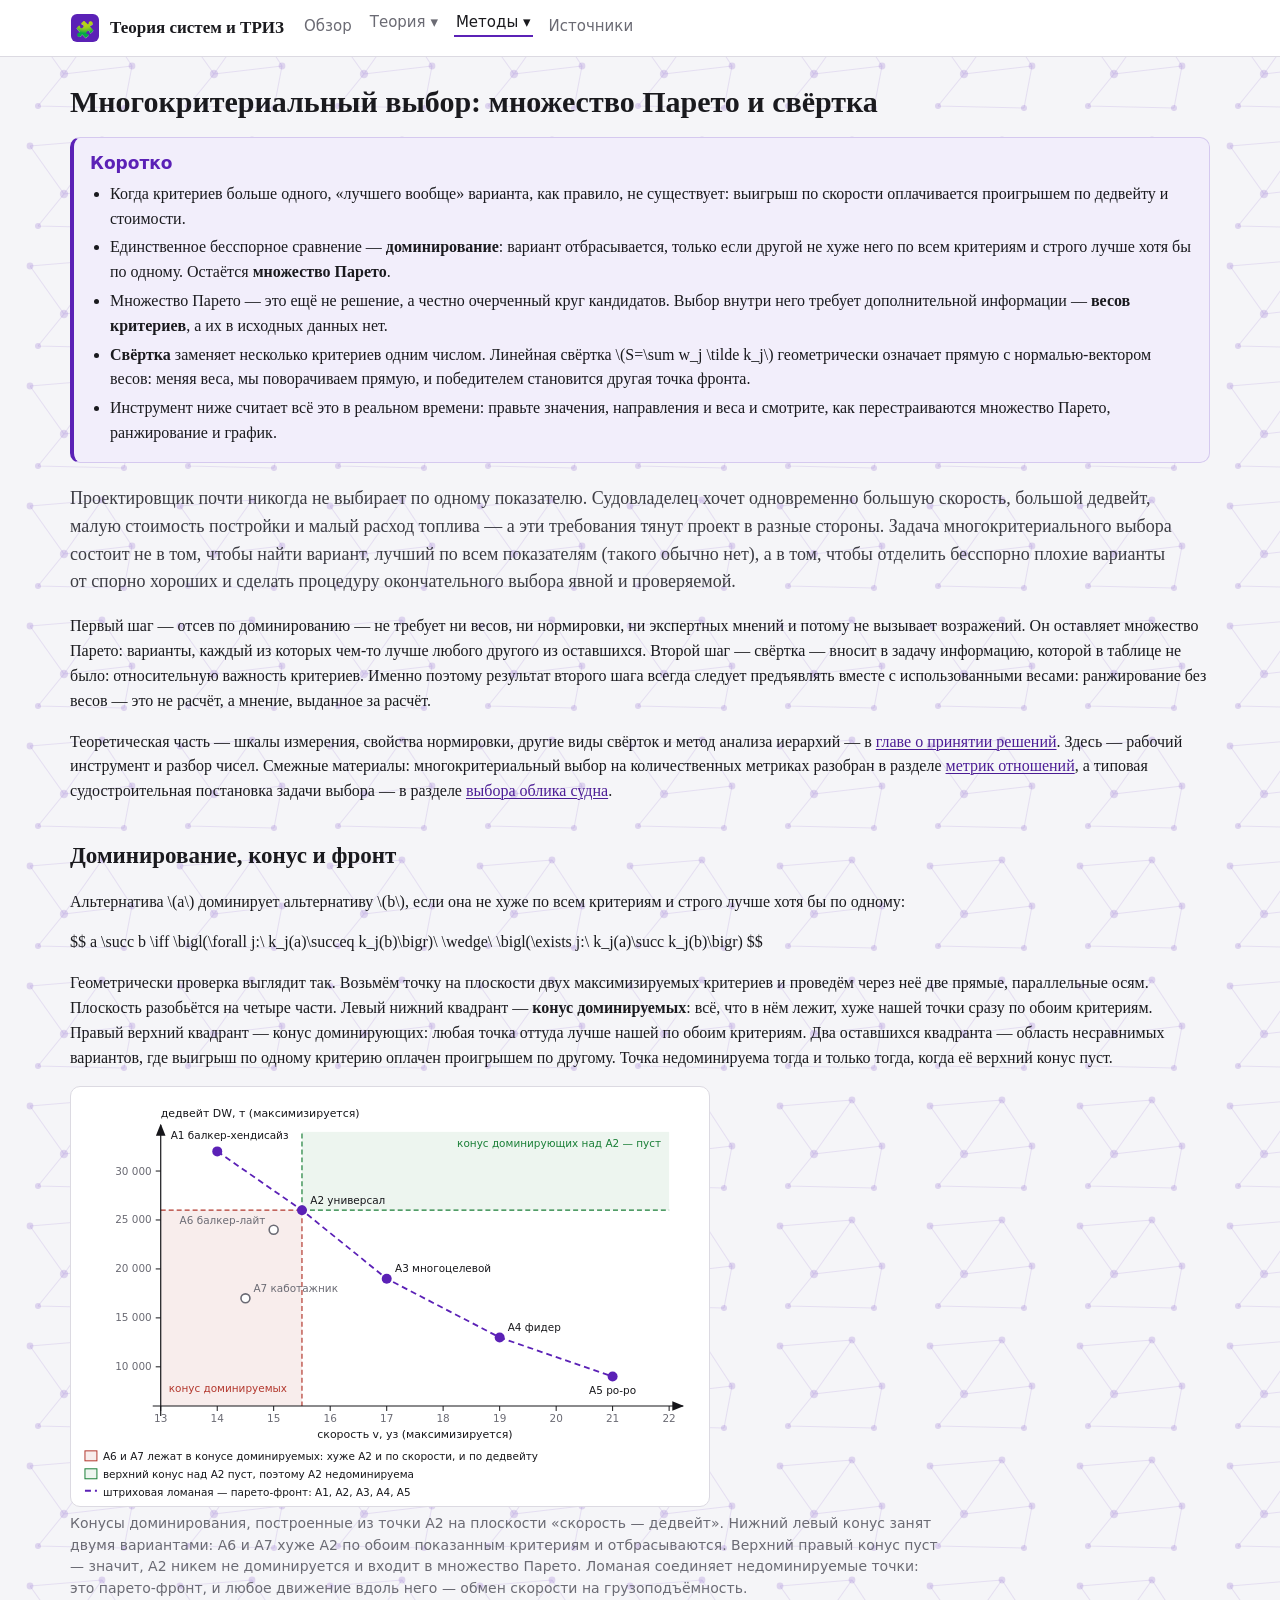
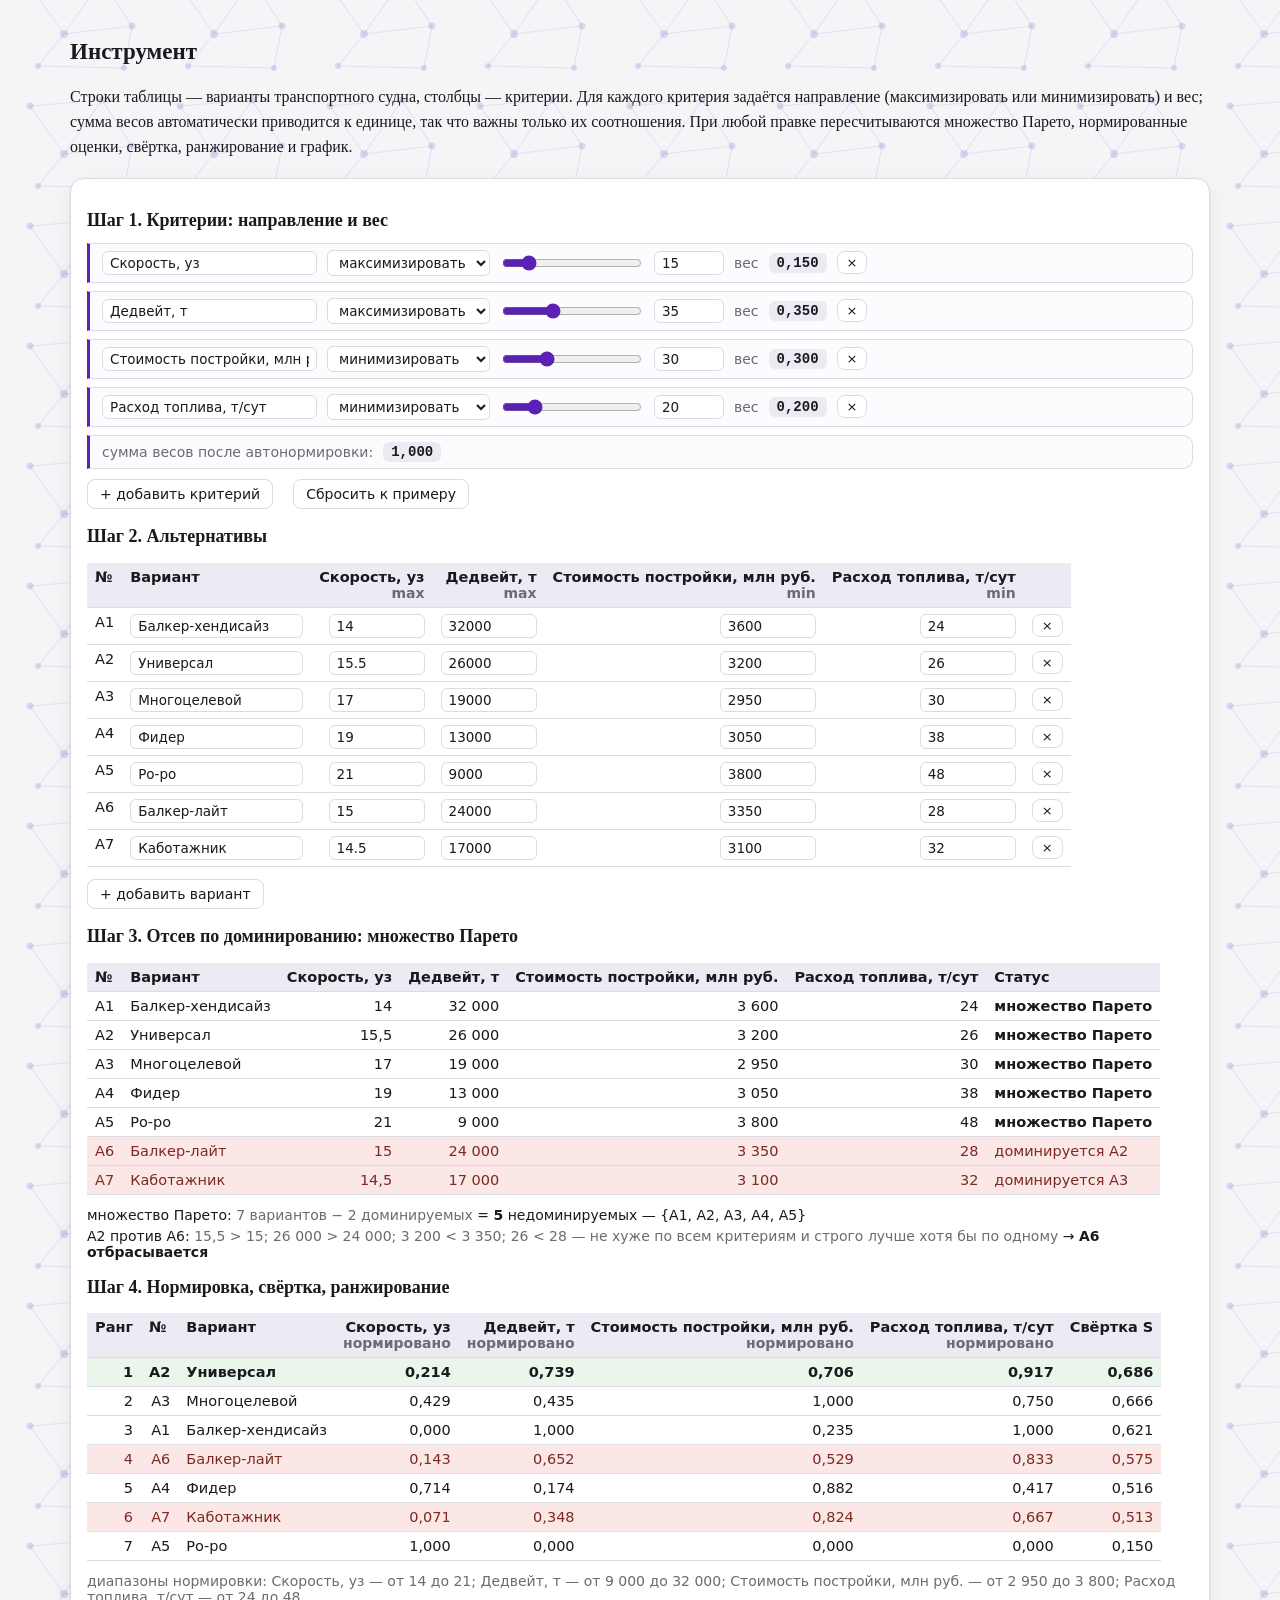
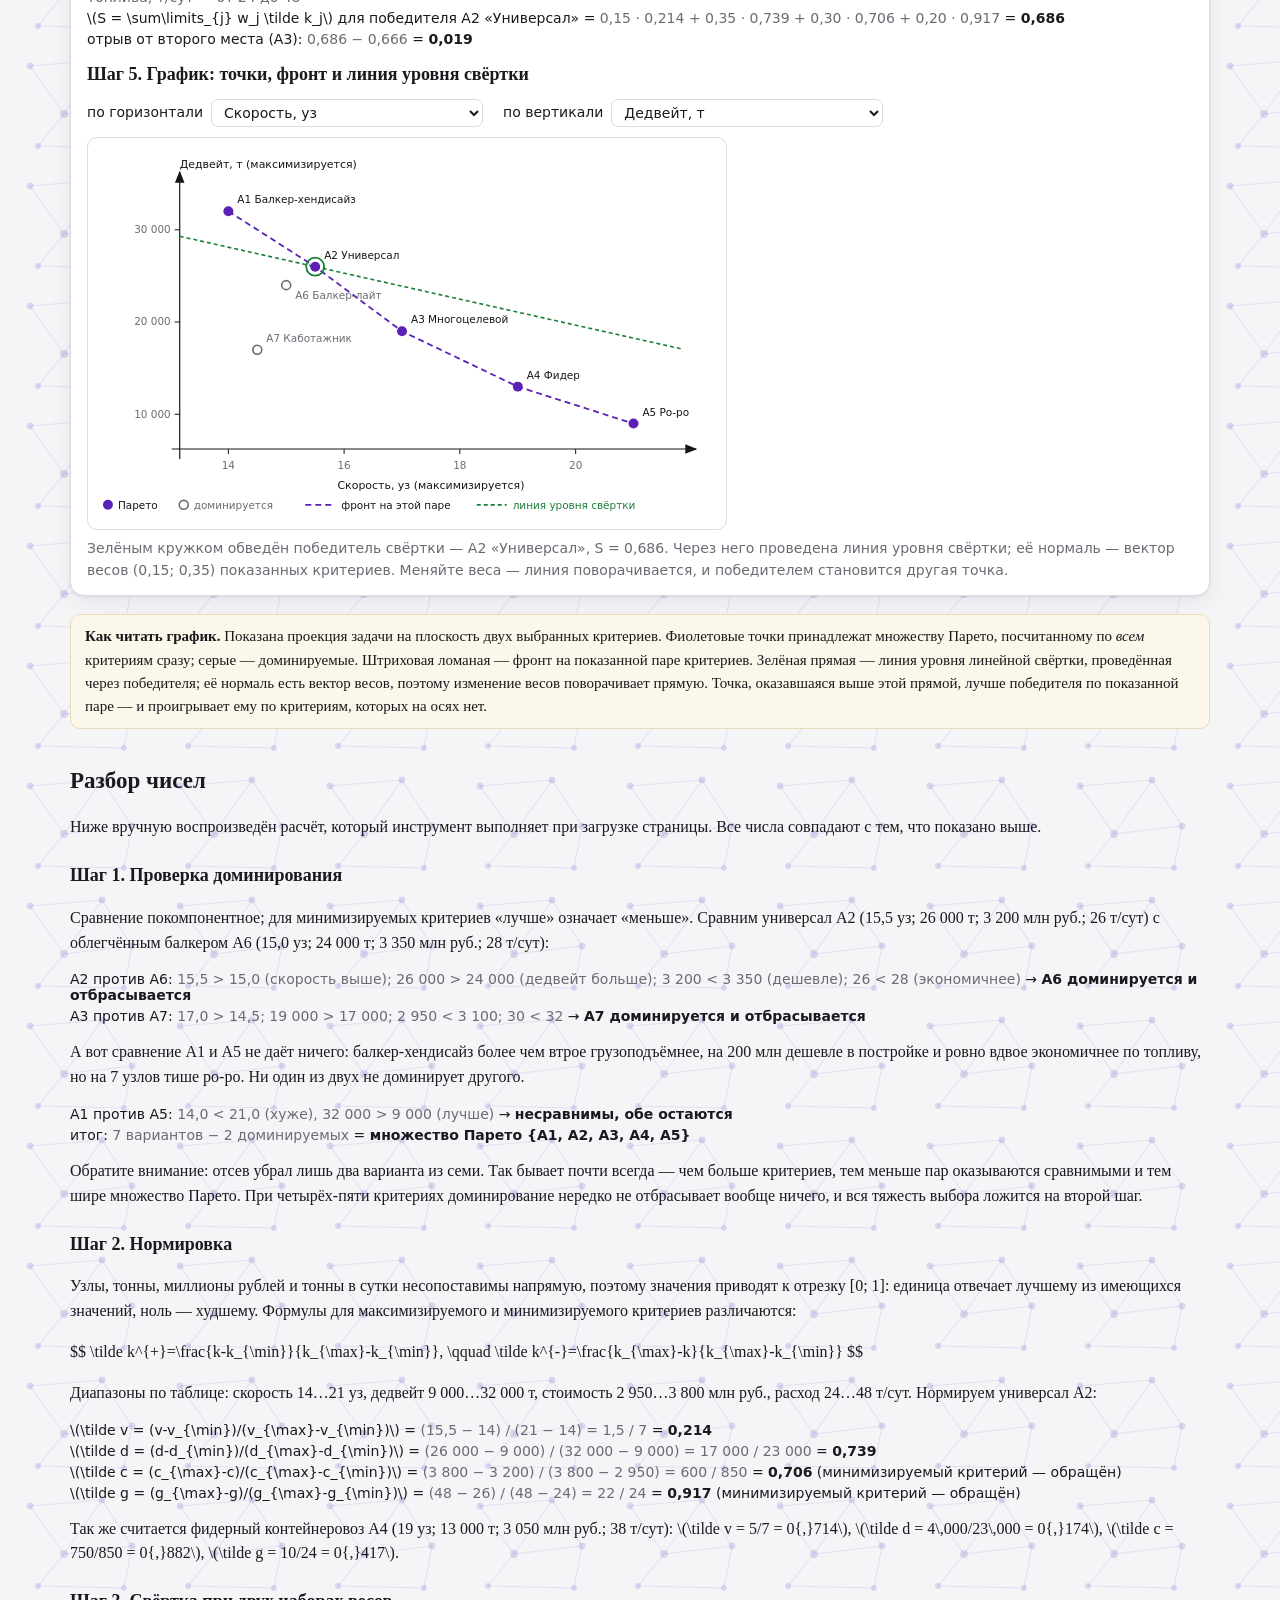
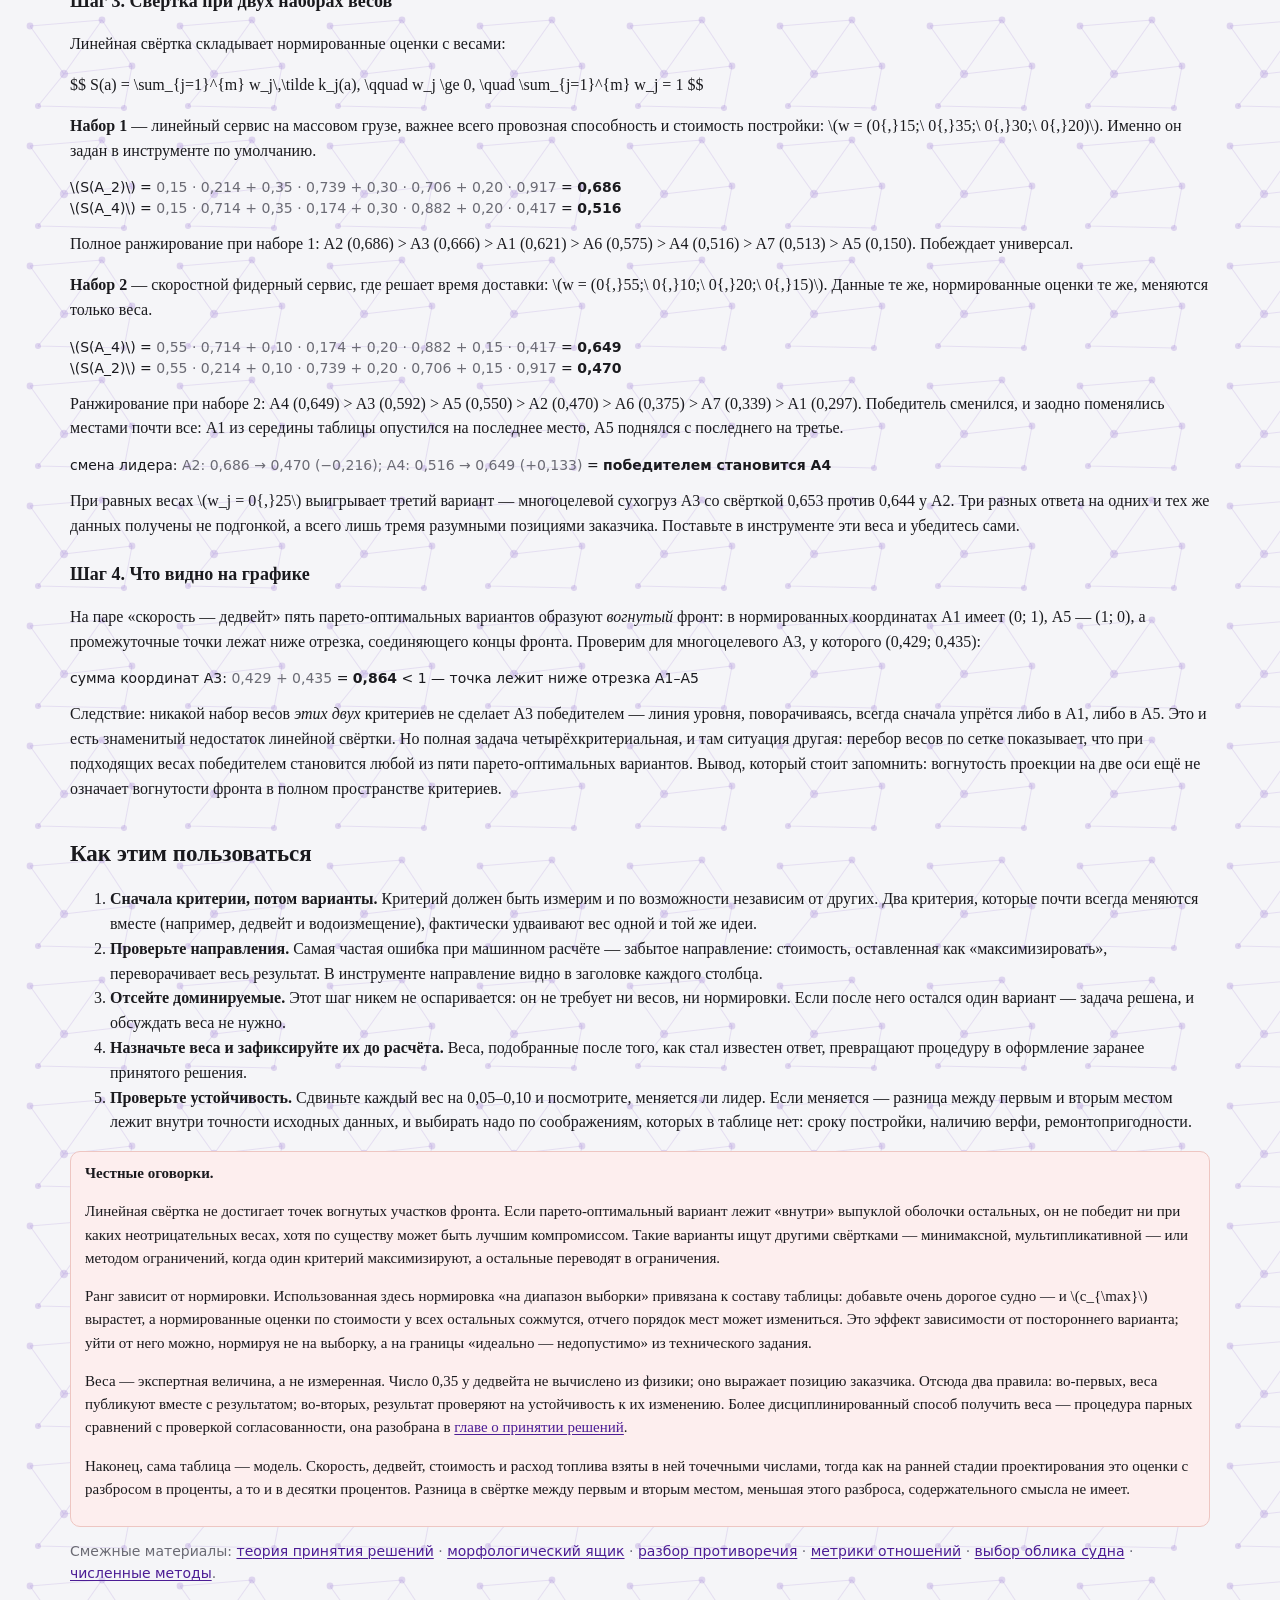
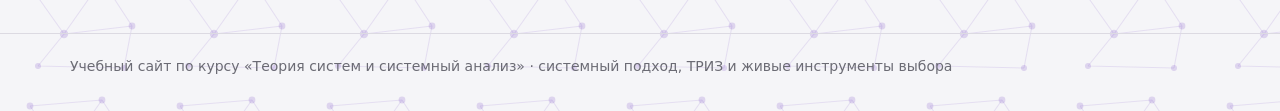
<file: site/p-pareto.html>
<!doctype html>
<html lang="ru">
<head>
<meta charset="utf-8">
<meta name="viewport" content="width=device-width, initial-scale=1">
<title>Многокритериальный выбор: множество Парето и свёртка</title>
<meta name="description" content="Живой расчёт многокритериального выбора: таблица альтернатив и критериев, направление и веса, отсев доминируемых вариантов, множество Парето и парето-фронт, нормировка критериев, линейная свёртка и ранжирование, линия уровня свёртки на плоскости двух критериев. Пример — выбор типа транспортного судна по скорости, дедвейту, стоимости постройки и расходу топлива.">
<link rel="icon" href="data:image/svg+xml,<svg xmlns=%22http://www.w3.org/2000/svg%22 viewBox=%220 0 100 100%22><text y=%22.9em%22 font-size=%2290%22>🧩</text></svg>">
<link rel="stylesheet" href="assets/style.css">
<style>
.tool { background: var(--paper); border: 1px solid var(--line); border-radius: 14px;
  box-shadow: var(--shadow); padding: 14px 16px; margin: 18px 0; }
.tool h3 { margin-top: 14px; }
.pa-crit { display: flex; gap: 6px 10px; align-items: center; flex-wrap: wrap;
  font: 14px system-ui, sans-serif; border: 1px solid var(--line);
  border-left: 3px solid var(--accent); border-radius: 0 10px 10px 0;
  padding: 6px 12px; margin: 8px 0; background: #fcfbfe; }
.pa-crit input[type=text], .pa-crit input[type=number], .pa-crit select,
#tbl input[type=text], #tbl input[type=number] {
  font: 13.5px system-ui, sans-serif; padding: 3px 7px; max-width: 100%;
  border: 1px solid var(--line); border-radius: 6px; background: #fff; color: var(--ink); }
.pa-crit input[type=range] { width: 140px; accent-color: var(--accent); }
#chart-note { margin-top: 8px; }
#chart svg { margin-top: 4px; }
</style>
</head>
<body>
<script src="assets/shell.js"></script>
<script src="assets/site.js" data-root="./" data-page="p-pareto"></script>
<script src="assets/common.js" defer></script>
<script src="assets/pareto.js" defer></script>
<main class="wrap">
  <h1>Многокритериальный выбор: множество Парето и свёртка</h1>

  <div class="tldr">
    <h2>Коротко</h2>
    <ul>
      <li>Когда критериев больше одного, «лучшего вообще» варианта, как правило,
      не существует: выигрыш по скорости оплачивается проигрышем по дедвейту и
      стоимости.</li>
      <li>Единственное бесспорное сравнение — <b>доминирование</b>: вариант
      отбрасывается, только если другой не хуже него по всем критериям и строго
      лучше хотя бы по одному. Остаётся <b>множество Парето</b>.</li>
      <li>Множество Парето — это ещё не решение, а честно очерченный круг
      кандидатов. Выбор внутри него требует дополнительной информации —
      <b>весов критериев</b>, а их в исходных данных нет.</li>
      <li><b>Свёртка</b> заменяет несколько критериев одним числом. Линейная
      свёртка \(S=\sum w_j \tilde k_j\) геометрически означает прямую с
      нормалью-вектором весов: меняя веса, мы поворачиваем прямую, и
      победителем становится другая точка фронта.</li>
      <li>Инструмент ниже считает всё это в реальном времени: правьте значения,
      направления и веса и смотрите, как перестраиваются множество Парето,
      ранжирование и график.</li>
    </ul>
  </div>

  <p class="lead">Проектировщик почти никогда не выбирает по одному показателю.
  Судовладелец хочет одновременно большую скорость, большой дедвейт, малую
  стоимость постройки и малый расход топлива — а эти требования тянут проект в
  разные стороны. Задача многокритериального выбора состоит не в том, чтобы
  найти вариант, лучший по всем показателям (такого обычно нет), а в том, чтобы
  отделить бесспорно плохие варианты от спорно хороших и сделать процедуру
  окончательного выбора явной и проверяемой.</p>

  <p>Первый шаг — отсев по доминированию — не требует ни весов, ни нормировки,
  ни экспертных мнений и потому не вызывает возражений. Он оставляет множество
  Парето: варианты, каждый из которых чем-то лучше любого другого из
  оставшихся. Второй шаг — свёртка — вносит в задачу информацию, которой в
  таблице не было: относительную важность критериев. Именно поэтому результат
  второго шага всегда следует предъявлять вместе с использованными весами:
  ранжирование без весов — это не расчёт, а мнение, выданное за расчёт.</p>

  <p>Теоретическая часть — шкалы измерения, свойства нормировки, другие виды
  свёрток и метод анализа иерархий — в <a href="t-decision">главе о принятии
  решений</a>. Здесь — рабочий инструмент и разбор чисел. Смежные материалы:
  многокритериальный выбор на количественных метриках разобран в разделе
  <a href="https://shadeswd.duckdns.org/relmet/">метрик отношений</a>, а
  типовая судостроительная постановка задачи выбора — в разделе
  <a href="https://shadeswd.duckdns.org/design/">выбора облика судна</a>.</p>

  <h2>Доминирование, конус и фронт</h2>
  <p>Альтернатива \(a\) доминирует альтернативу \(b\), если она не хуже по всем
  критериям и строго лучше хотя бы по одному:</p>
  $$ a \succ b \iff \bigl(\forall j:\ k_j(a)\succeq k_j(b)\bigr)\ \wedge\
     \bigl(\exists j:\ k_j(a)\succ k_j(b)\bigr) $$
  <p>Геометрически проверка выглядит так. Возьмём точку на плоскости двух
  максимизируемых критериев и проведём через неё две прямые, параллельные осям.
  Плоскость разобьётся на четыре части. Левый нижний квадрант — <b>конус
  доминируемых</b>: всё, что в нём лежит, хуже нашей точки сразу по обоим
  критериям. Правый верхний квадрант — конус доминирующих: любая точка оттуда
  лучше нашей по обоим критериям. Два оставшихся квадранта — область
  несравнимых вариантов, где выигрыш по одному критерию оплачен проигрышем по
  другому. Точка недоминируема тогда и только тогда, когда её верхний конус
  пуст.</p>

  <svg viewBox="0 0 640 420" class="geo-board" style="max-width:640px">
    <rect x="90" y="123.6" width="141.7" height="196.4" fill="rgba(179,56,46,.09)"/>
    <path d="M 231.7 123.6 V 320 M 90 123.6 H 231.7" fill="none" stroke="#b3382e" stroke-width="1.2" stroke-dasharray="5 3"/>
    <rect x="231.7" y="45" width="368.3" height="78.6" fill="rgba(26,127,55,.08)"/>
    <path d="M 231.7 123.6 H 600 M 231.7 123.6 V 45" fill="none" stroke="#1a7f37" stroke-width="1.2" stroke-dasharray="5 3"/>
    <text x="98" y="306" style="font:10.5px system-ui;fill:#b3382e">конус доминируемых</text>
    <text x="592" y="60" text-anchor="end" style="font:10.5px system-ui;fill:#1a7f37">конус доминирующих над A2 — пуст</text>

    <path d="M 82 320 H 614" fill="none" stroke="#16161a" stroke-width="1.2" marker-end="url(#arrE)"/>
    <path d="M 90 330 V 38" fill="none" stroke="#16161a" stroke-width="1.2" marker-end="url(#arrE)"/>
    <text x="90" y="30" style="font:11px system-ui;fill:#16161a">дедвейт DW, т (максимизируется)</text>
    <text x="345" y="352" text-anchor="middle" style="font:11px system-ui;fill:#16161a">скорость v, уз (максимизируется)</text>

    <path d="M 90 320 V 325 M 146.7 320 V 325 M 203.3 320 V 325 M 260 320 V 325 M 316.7 320 V 325 M 373.3 320 V 325 M 430 320 V 325 M 486.7 320 V 325 M 543.3 320 V 325 M 600 320 V 325" fill="none" stroke="#16161a" stroke-width="1"/>
    <text x="90" y="336" text-anchor="middle" style="font:10.5px system-ui;fill:#6b6b74">13</text>
    <text x="146.7" y="336" text-anchor="middle" style="font:10.5px system-ui;fill:#6b6b74">14</text>
    <text x="203.3" y="336" text-anchor="middle" style="font:10.5px system-ui;fill:#6b6b74">15</text>
    <text x="260" y="336" text-anchor="middle" style="font:10.5px system-ui;fill:#6b6b74">16</text>
    <text x="316.7" y="336" text-anchor="middle" style="font:10.5px system-ui;fill:#6b6b74">17</text>
    <text x="373.3" y="336" text-anchor="middle" style="font:10.5px system-ui;fill:#6b6b74">18</text>
    <text x="430" y="336" text-anchor="middle" style="font:10.5px system-ui;fill:#6b6b74">19</text>
    <text x="486.7" y="336" text-anchor="middle" style="font:10.5px system-ui;fill:#6b6b74">20</text>
    <text x="543.3" y="336" text-anchor="middle" style="font:10.5px system-ui;fill:#6b6b74">21</text>
    <text x="600" y="336" text-anchor="middle" style="font:10.5px system-ui;fill:#6b6b74">22</text>

    <path d="M 85 280.7 H 90 M 85 231.6 H 90 M 85 182.5 H 90 M 85 133.4 H 90 M 85 84.3 H 90" fill="none" stroke="#16161a" stroke-width="1"/>
    <text x="81" y="284.2" text-anchor="end" style="font:10.5px system-ui;fill:#6b6b74">10 000</text>
    <text x="81" y="235.1" text-anchor="end" style="font:10.5px system-ui;fill:#6b6b74">15 000</text>
    <text x="81" y="186" text-anchor="end" style="font:10.5px system-ui;fill:#6b6b74">20 000</text>
    <text x="81" y="136.9" text-anchor="end" style="font:10.5px system-ui;fill:#6b6b74">25 000</text>
    <text x="81" y="87.8" text-anchor="end" style="font:10.5px system-ui;fill:#6b6b74">30 000</text>

    <path d="M 146.7 64.6 L 231.7 123.6 L 316.7 192.3 L 430 251.2 L 543.3 290.5" fill="none" stroke="#5b21b6" stroke-width="1.8" stroke-dasharray="6 4"/>

    <circle cx="146.7" cy="64.6" r="5" fill="#5b21b6"/>
    <circle cx="231.7" cy="123.6" r="5" fill="#5b21b6"/>
    <circle cx="316.7" cy="192.3" r="5" fill="#5b21b6"/>
    <circle cx="430" cy="251.2" r="5" fill="#5b21b6"/>
    <circle cx="543.3" cy="290.5" r="5" fill="#5b21b6"/>
    <circle cx="203.3" cy="143.2" r="4.5" fill="#ffffff" stroke="#6b6b74" stroke-width="1.6"/>
    <circle cx="175" cy="212" r="4.5" fill="#ffffff" stroke="#6b6b74" stroke-width="1.6"/>

    <text x="100" y="52" style="font:10.5px system-ui;fill:#16161a">A1 балкер-хендисайз</text>
    <text x="240" y="117" style="font:10.5px system-ui;fill:#16161a">A2 универсал</text>
    <text x="325" y="186" style="font:10.5px system-ui;fill:#16161a">A3 многоцелевой</text>
    <text x="438" y="245" style="font:10.5px system-ui;fill:#16161a">A4 фидер</text>
    <text x="543.3" y="308" text-anchor="middle" style="font:10.5px system-ui;fill:#16161a">A5 ро-ро</text>
    <text x="195" y="137" text-anchor="end" style="font:10.5px system-ui;fill:#6b6b74">A6 балкер-лайт</text>
    <text x="183" y="206" style="font:10.5px system-ui;fill:#6b6b74">A7 каботажник</text>

    <rect x="14" y="365" width="12" height="10" fill="rgba(179,56,46,.09)" stroke="#b3382e" stroke-width="1"/>
    <text x="32" y="374" style="font:10.5px system-ui;fill:#16161a">A6 и A7 лежат в конусе доминируемых: хуже A2 и по скорости, и по дедвейту</text>
    <rect x="14" y="383" width="12" height="10" fill="rgba(26,127,55,.08)" stroke="#1a7f37" stroke-width="1"/>
    <text x="32" y="392" style="font:10.5px system-ui;fill:#16161a">верхний конус над A2 пуст, поэтому A2 недоминируема</text>
    <path d="M 14 405 H 26" fill="none" stroke="#5b21b6" stroke-width="1.8" stroke-dasharray="6 4"/>
    <text x="32" y="410" style="font:10.5px system-ui;fill:#16161a">штриховая ломаная — парето-фронт: A1, A2, A3, A4, A5</text>
  </svg>
  <div class="caption">Конусы доминирования, построенные из точки A2 на
  плоскости «скорость — дедвейт». Нижний левый конус занят двумя вариантами:
  A6 и A7 хуже A2 по обоим показанным критериям и отбрасываются. Верхний правый
  конус пуст — значит, A2 никем не доминируется и входит в множество Парето.
  Ломаная соединяет недоминируемые точки: это парето-фронт, и любое движение
  вдоль него — обмен скорости на грузоподъёмность.</div>

  <h2>Инструмент</h2>
  <p>Строки таблицы — варианты транспортного судна, столбцы — критерии. Для
  каждого критерия задаётся направление (максимизировать или минимизировать) и
  вес; сумма весов автоматически приводится к единице, так что важны только их
  соотношения. При любой правке пересчитываются множество Парето, нормированные
  оценки, свёртка, ранжирование и график.</p>

  <div class="tool">
    <h3>Шаг 1. Критерии: направление и вес</h3>
    <div id="crits"></div>
    <div class="controls">
      <button class="btn" type="button" id="btn-cadd">+ добавить критерий</button>
      <button class="btn" type="button" id="btn-reset">Сбросить к примеру</button>
    </div>

    <h3>Шаг 2. Альтернативы</h3>
    <div id="tbl" class="out"></div>
    <div class="controls">
      <button class="btn" type="button" id="btn-aadd">+ добавить вариант</button>
    </div>

    <h3>Шаг 3. Отсев по доминированию: множество Парето</h3>
    <div id="pareto" class="out"></div>

    <h3>Шаг 4. Нормировка, свёртка, ранжирование</h3>
    <div id="conv" class="out"></div>

    <h3>Шаг 5. График: точки, фронт и линия уровня свёртки</h3>
    <div class="controls">
      <label>по горизонтали <select id="sel-x"></select></label>
      <label>по вертикали <select id="sel-y"></select></label>
    </div>
    <div id="chart"></div>
    <div id="chart-note" class="small"></div>
  </div>

  <div class="note"><b>Как читать график.</b> Показана проекция задачи на
  плоскость двух выбранных критериев. Фиолетовые точки принадлежат множеству
  Парето, посчитанному по <i>всем</i> критериям сразу; серые — доминируемые.
  Штриховая ломаная — фронт на показанной паре критериев. Зелёная прямая —
  линия уровня линейной свёртки, проведённая через победителя; её нормаль есть
  вектор весов, поэтому изменение весов поворачивает прямую. Точка, оказавшаяся
  выше этой прямой, лучше победителя по показанной паре — и проигрывает ему по
  критериям, которых на осях нет.</div>

  <h2>Разбор чисел</h2>
  <p>Ниже вручную воспроизведён расчёт, который инструмент выполняет при
  загрузке страницы. Все числа совпадают с тем, что показано выше.</p>

  <h3>Шаг 1. Проверка доминирования</h3>
  <p>Сравнение покомпонентное; для минимизируемых критериев «лучше» означает
  «меньше». Сравним универсал A2 (15,5 уз; 26 000 т; 3 200 млн руб.; 26 т/сут)
  с облегчённым балкером A6 (15,0 уз; 24 000 т; 3 350 млн руб.; 28 т/сут):</p>
  <div class="calc-row">A2 против A6:
    <span style="color:#6b6b74">15,5 &gt; 15,0 (скорость выше); 26 000 &gt; 24 000
    (дедвейт больше); 3 200 &lt; 3 350 (дешевле); 26 &lt; 28 (экономичнее)</span> →
    <b>A6 доминируется и отбрасывается</b></div>
  <div class="calc-row">A3 против A7:
    <span style="color:#6b6b74">17,0 &gt; 14,5; 19 000 &gt; 17 000; 2 950 &lt; 3 100;
    30 &lt; 32</span> → <b>A7 доминируется и отбрасывается</b></div>
  <p>А вот сравнение A1 и A5 не даёт ничего: балкер-хендисайз более чем втрое
  грузоподъёмнее, на 200 млн дешевле в постройке и ровно вдвое экономичнее по
  топливу, но на 7 узлов тише ро-ро. Ни один из двух не доминирует другого.</p>
  <div class="calc-row">A1 против A5:
    <span style="color:#6b6b74">14,0 &lt; 21,0 (хуже), 32 000 &gt; 9 000 (лучше)</span> →
    <b>несравнимы, обе остаются</b></div>
  <div class="calc-row">итог:
    <span style="color:#6b6b74">7 вариантов − 2 доминируемых</span> =
    <b>множество Парето {A1, A2, A3, A4, A5}</b></div>
  <p>Обратите внимание: отсев убрал лишь два варианта из семи. Так бывает почти
  всегда — чем больше критериев, тем меньше пар оказываются сравнимыми и тем
  шире множество Парето. При четырёх-пяти критериях доминирование нередко не
  отбрасывает вообще ничего, и вся тяжесть выбора ложится на второй шаг.</p>

  <h3>Шаг 2. Нормировка</h3>
  <p>Узлы, тонны, миллионы рублей и тонны в сутки несопоставимы напрямую,
  поэтому значения приводят к отрезку [0; 1]: единица отвечает лучшему из
  имеющихся значений, ноль — худшему. Формулы для максимизируемого и
  минимизируемого критериев различаются:</p>
  $$ \tilde k^{+}=\frac{k-k_{\min}}{k_{\max}-k_{\min}}, \qquad
     \tilde k^{-}=\frac{k_{\max}-k}{k_{\max}-k_{\min}} $$
  <p>Диапазоны по таблице: скорость 14…21 уз, дедвейт 9 000…32 000 т,
  стоимость 2 950…3 800 млн руб., расход 24…48 т/сут. Нормируем универсал
  A2:</p>
  <div class="calc-row">\(\tilde v = (v-v_{\min})/(v_{\max}-v_{\min})\) =
    <span style="color:#6b6b74">(15,5 − 14) / (21 − 14) = 1,5 / 7</span> =
    <b>0,214</b></div>
  <div class="calc-row">\(\tilde d = (d-d_{\min})/(d_{\max}-d_{\min})\) =
    <span style="color:#6b6b74">(26 000 − 9 000) / (32 000 − 9 000) = 17 000 / 23 000</span> =
    <b>0,739</b></div>
  <div class="calc-row">\(\tilde c = (c_{\max}-c)/(c_{\max}-c_{\min})\) =
    <span style="color:#6b6b74">(3 800 − 3 200) / (3 800 − 2 950) = 600 / 850</span> =
    <b>0,706</b> (минимизируемый критерий — обращён)</div>
  <div class="calc-row">\(\tilde g = (g_{\max}-g)/(g_{\max}-g_{\min})\) =
    <span style="color:#6b6b74">(48 − 26) / (48 − 24) = 22 / 24</span> =
    <b>0,917</b> (минимизируемый критерий — обращён)</div>
  <p>Так же считается фидерный контейнеровоз A4 (19 уз; 13 000 т;
  3 050 млн руб.; 38 т/сут): \(\tilde v = 5/7 = 0{,}714\),
  \(\tilde d = 4\,000/23\,000 = 0{,}174\), \(\tilde c = 750/850 = 0{,}882\),
  \(\tilde g = 10/24 = 0{,}417\).</p>

  <h3>Шаг 3. Свёртка при двух наборах весов</h3>
  <p>Линейная свёртка складывает нормированные оценки с весами:</p>
  $$ S(a) = \sum_{j=1}^{m} w_j\,\tilde k_j(a), \qquad
     w_j \ge 0, \quad \sum_{j=1}^{m} w_j = 1 $$
  <p><b>Набор 1</b> — линейный сервис на массовом грузе, важнее всего провозная
  способность и стоимость постройки: \(w = (0{,}15;\ 0{,}35;\ 0{,}30;\
  0{,}20)\). Именно он задан в инструменте по умолчанию.</p>
  <div class="calc-row">\(S(A_2)\) =
    <span style="color:#6b6b74">0,15 · 0,214 + 0,35 · 0,739 + 0,30 · 0,706 + 0,20 · 0,917</span> =
    <b>0,686</b></div>
  <div class="calc-row">\(S(A_4)\) =
    <span style="color:#6b6b74">0,15 · 0,714 + 0,35 · 0,174 + 0,30 · 0,882 + 0,20 · 0,417</span> =
    <b>0,516</b></div>
  <p>Полное ранжирование при наборе 1: A2 (0,686) &gt; A3 (0,666) &gt;
  A1 (0,621) &gt; A6 (0,575) &gt; A4 (0,516) &gt; A7 (0,513) &gt; A5 (0,150).
  Побеждает универсал.</p>

  <p><b>Набор 2</b> — скоростной фидерный сервис, где решает время доставки:
  \(w = (0{,}55;\ 0{,}10;\ 0{,}20;\ 0{,}15)\). Данные те же, нормированные
  оценки те же, меняются только веса.</p>
  <div class="calc-row">\(S(A_4)\) =
    <span style="color:#6b6b74">0,55 · 0,714 + 0,10 · 0,174 + 0,20 · 0,882 + 0,15 · 0,417</span> =
    <b>0,649</b></div>
  <div class="calc-row">\(S(A_2)\) =
    <span style="color:#6b6b74">0,55 · 0,214 + 0,10 · 0,739 + 0,20 · 0,706 + 0,15 · 0,917</span> =
    <b>0,470</b></div>
  <p>Ранжирование при наборе 2: A4 (0,649) &gt; A3 (0,592) &gt; A5 (0,550)
  &gt; A2 (0,470) &gt; A6 (0,375) &gt; A7 (0,339) &gt; A1 (0,297). Победитель
  сменился, и заодно поменялись местами почти все: A1 из середины таблицы
  опустился на последнее место, A5 поднялся с последнего на третье.</p>
  <div class="calc-row">смена лидера:
    <span style="color:#6b6b74">A2: 0,686 → 0,470 (−0,216); A4: 0,516 → 0,649
    (+0,133)</span> = <b>победителем становится A4</b></div>
  <p>При равных весах \(w_j = 0{,}25\) выигрывает третий вариант — многоцелевой
  сухогруз A3 со свёрткой 0,653 против 0,644 у A2. Три разных ответа на одних и
  тех же данных получены не подгонкой, а всего лишь тремя разумными позициями
  заказчика. Поставьте в инструменте эти веса и убедитесь сами.</p>

  <h3>Шаг 4. Что видно на графике</h3>
  <p>На паре «скорость — дедвейт» пять парето-оптимальных вариантов образуют
  <i>вогнутый</i> фронт: в нормированных координатах A1 имеет (0; 1), A5 —
  (1; 0), а промежуточные точки лежат ниже отрезка, соединяющего концы фронта.
  Проверим для многоцелевого A3, у которого (0,429; 0,435):</p>
  <div class="calc-row">сумма координат A3:
    <span style="color:#6b6b74">0,429 + 0,435</span> = <b>0,864</b> &lt; 1 —
    точка лежит ниже отрезка A1–A5</div>
  <p>Следствие: никакой набор весов <i>этих двух</i> критериев не сделает A3
  победителем — линия уровня, поворачиваясь, всегда сначала упрётся либо в A1,
  либо в A5. Это и есть знаменитый недостаток линейной свёртки. Но полная
  задача четырёхкритериальная, и там ситуация другая: перебор весов по сетке
  показывает, что при подходящих весах победителем становится любой из пяти
  парето-оптимальных вариантов. Вывод, который стоит запомнить: вогнутость
  проекции на две оси ещё не означает вогнутости фронта в полном пространстве
  критериев.</p>

  <h2>Как этим пользоваться</h2>
  <ol>
    <li><b>Сначала критерии, потом варианты.</b> Критерий должен быть измерим и
    по возможности независим от других. Два критерия, которые почти всегда
    меняются вместе (например, дедвейт и водоизмещение), фактически удваивают
    вес одной и той же идеи.</li>
    <li><b>Проверьте направления.</b> Самая частая ошибка при машинном
    расчёте — забытое направление: стоимость, оставленная как
    «максимизировать», переворачивает весь результат. В инструменте направление
    видно в заголовке каждого столбца.</li>
    <li><b>Отсейте доминируемые.</b> Этот шаг никем не оспаривается: он не
    требует ни весов, ни нормировки. Если после него остался один вариант —
    задача решена, и обсуждать веса не нужно.</li>
    <li><b>Назначьте веса и зафиксируйте их до расчёта.</b> Веса, подобранные
    после того, как стал известен ответ, превращают процедуру в оформление
    заранее принятого решения.</li>
    <li><b>Проверьте устойчивость.</b> Сдвиньте каждый вес на 0,05–0,10 и
    посмотрите, меняется ли лидер. Если меняется — разница между первым и
    вторым местом лежит внутри точности исходных данных, и выбирать надо по
    соображениям, которых в таблице нет: сроку постройки, наличию верфи,
    ремонтопригодности.</li>
  </ol>

  <div class="note warn"><b>Честные оговорки.</b>
  <p>Линейная свёртка не достигает точек вогнутых участков фронта. Если
  парето-оптимальный вариант лежит «внутри» выпуклой оболочки остальных, он не
  победит ни при каких неотрицательных весах, хотя по существу может быть
  лучшим компромиссом. Такие варианты ищут другими свёртками — минимаксной,
  мультипликативной — или методом ограничений, когда один критерий
  максимизируют, а остальные переводят в ограничения.</p>
  <p>Ранг зависит от нормировки. Использованная здесь нормировка «на диапазон
  выборки» привязана к составу таблицы: добавьте очень дорогое судно — и
  \(c_{\max}\) вырастет, а нормированные оценки по стоимости у всех остальных
  сожмутся, отчего порядок мест может измениться. Это эффект зависимости от
  постороннего варианта; уйти от него можно, нормируя не на выборку, а на
  границы «идеально — недопустимо» из технического задания.</p>
  <p>Веса — экспертная величина, а не измеренная. Число 0,35 у дедвейта не
  вычислено из физики; оно выражает позицию заказчика. Отсюда два правила:
  во-первых, веса публикуют вместе с результатом; во-вторых, результат проверяют
  на устойчивость к их изменению. Более дисциплинированный способ получить веса
  — процедура парных сравнений с проверкой согласованности, она разобрана в
  <a href="t-decision">главе о принятии решений</a>.</p>
  <p>Наконец, сама таблица — модель. Скорость, дедвейт, стоимость и расход
  топлива взяты в ней точечными числами, тогда как на ранней стадии
  проектирования это оценки с разбросом в проценты, а то и в десятки процентов.
  Разница в свёртке между первым и вторым местом, меньшая этого разброса,
  содержательного смысла не имеет.</p></div>

  <p class="small">Смежные материалы:
  <a href="t-decision">теория принятия решений</a> ·
  <a href="p-morph">морфологический ящик</a> ·
  <a href="p-contradiction">разбор противоречия</a> ·
  <a href="https://shadeswd.duckdns.org/relmet/">метрики отношений</a> ·
  <a href="https://shadeswd.duckdns.org/design/">выбор облика судна</a> ·
  <a href="https://shadeswd.duckdns.org/mathan/numeric">численные методы</a>.</p>
</main>
</body>
</html>
</file>
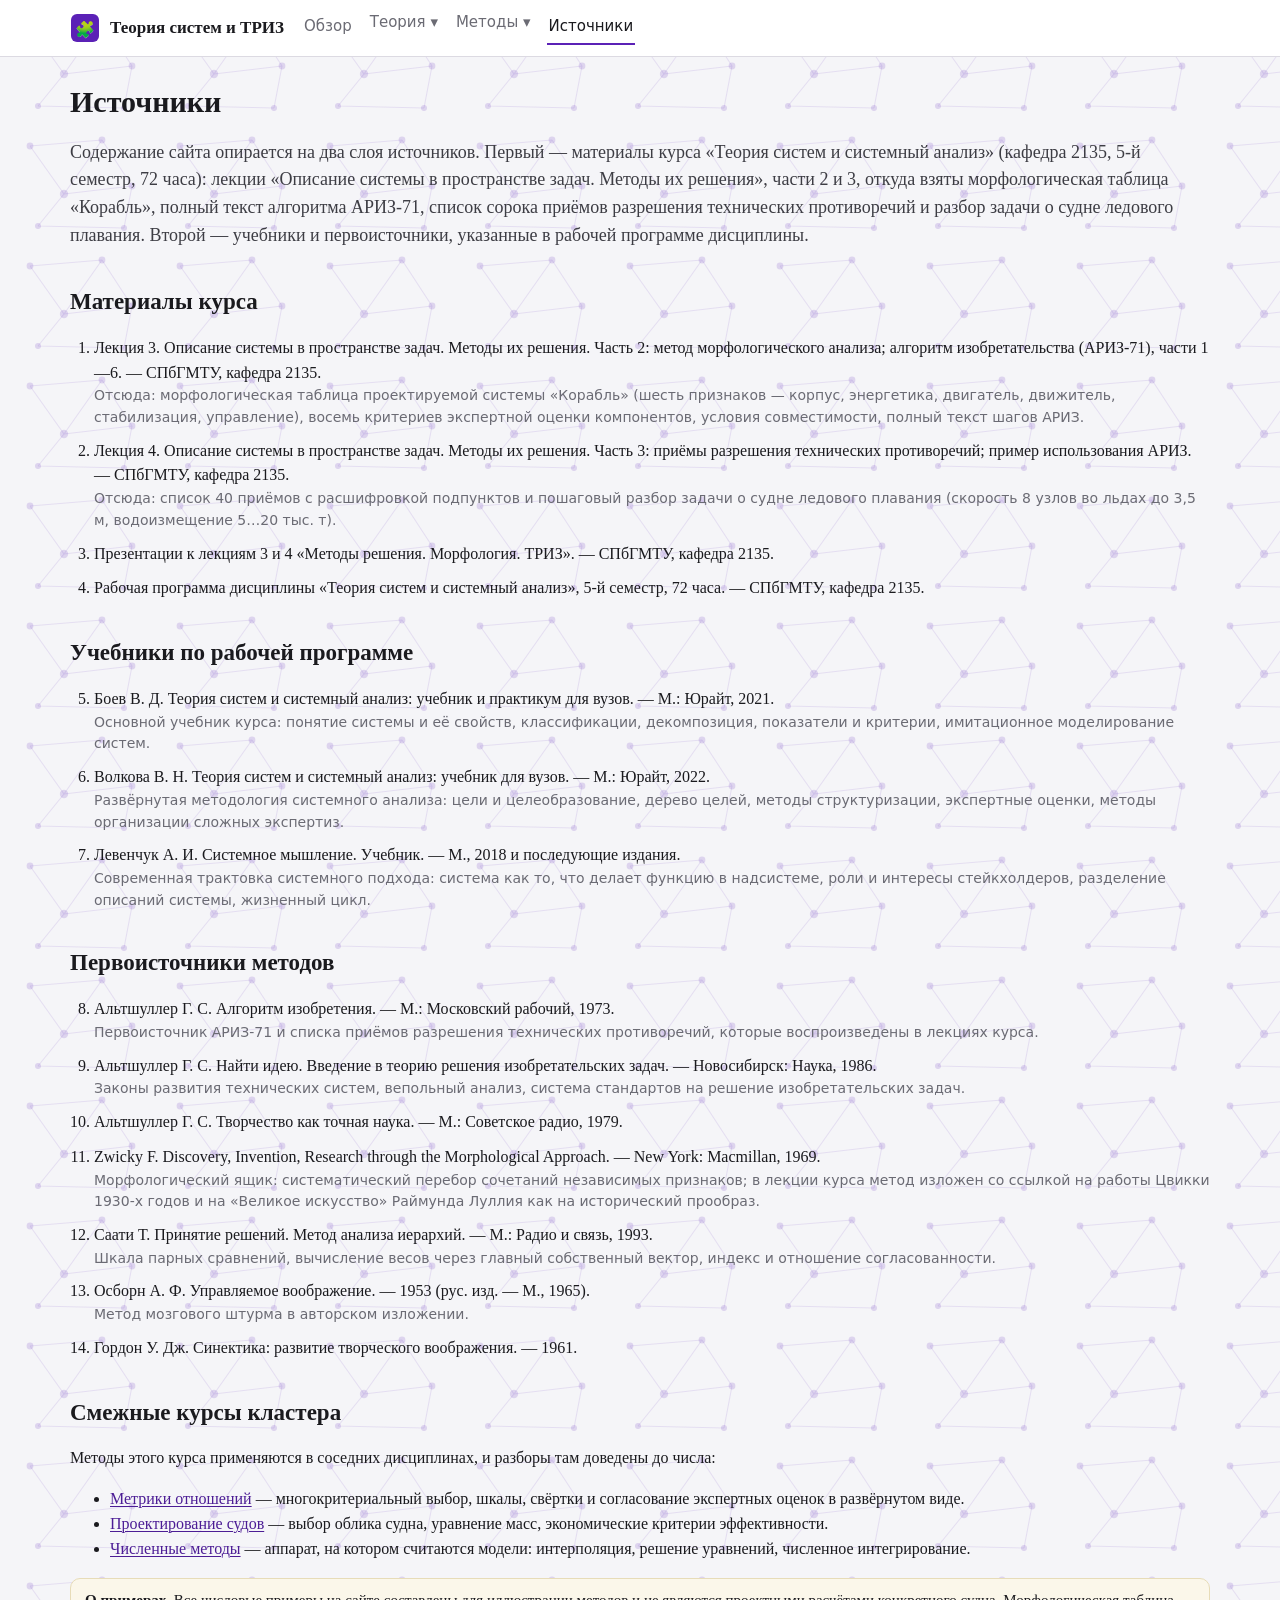
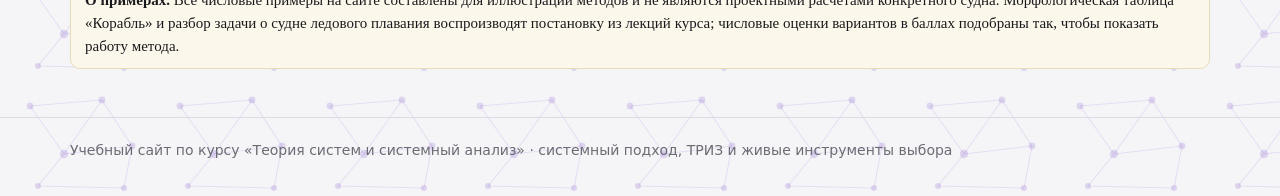
<file: site/sources.html>
<!doctype html>
<html lang="ru">
<head>
<meta charset="utf-8">
<meta name="viewport" content="width=device-width, initial-scale=1">
<title>Источники курса</title>
<meta name="description" content="Источники учебного сайта «Теория систем и ТРИЗ»: лекции кафедры по описанию системы в пространстве задач, учебники Боева и Волковой (Юрайт), «Системное мышление» Левенчука, работы Альтшуллера по ТРИЗ и АРИЗ, морфологический метод Цвикки.">
<link rel="icon" href="data:image/svg+xml,<svg xmlns=%22http://www.w3.org/2000/svg%22 viewBox=%220 0 100 100%22><text y=%22.9em%22 font-size=%2290%22>🧩</text></svg>">
<link rel="stylesheet" href="assets/style.css">
</head>
<body>
<script src="assets/shell.js"></script>
<script src="assets/site.js" data-root="./" data-page="sources"></script>
<main class="wrap">
  <h1>Источники</h1>
  <p class="lead">Содержание сайта опирается на два слоя источников. Первый —
  материалы курса «Теория систем и системный анализ» (кафедра 2135, 5-й
  семестр, 72 часа): лекции «Описание системы в пространстве задач. Методы их
  решения», части 2 и 3, откуда взяты морфологическая таблица «Корабль»,
  полный текст алгоритма АРИЗ-71, список сорока приёмов разрешения технических
  противоречий и разбор задачи о судне ледового плавания. Второй — учебники и
  первоисточники, указанные в рабочей программе дисциплины.</p>

  <h2>Материалы курса</h2>
  <ol class="bib">
    <li>Лекция 3. Описание системы в пространстве задач. Методы их решения.
      Часть 2: метод морфологического анализа; алгоритм изобретательства
      (АРИЗ-71), части 1—6. — СПбГМТУ, кафедра 2135.
      <div class="small">Отсюда: морфологическая таблица проектируемой системы
      «Корабль» (шесть признаков — корпус, энергетика, двигатель, движитель,
      стабилизация, управление), восемь критериев экспертной оценки
      компонентов, условия совместимости, полный текст шагов АРИЗ.</div></li>
    <li>Лекция 4. Описание системы в пространстве задач. Методы их решения.
      Часть 3: приёмы разрешения технических противоречий; пример
      использования АРИЗ. — СПбГМТУ, кафедра 2135.
      <div class="small">Отсюда: список 40 приёмов с расшифровкой подпунктов и
      пошаговый разбор задачи о судне ледового плавания (скорость 8 узлов во
      льдах до 3,5 м, водоизмещение 5…20 тыс. т).</div></li>
    <li>Презентации к лекциям 3 и 4 «Методы решения. Морфология. ТРИЗ». —
      СПбГМТУ, кафедра 2135.</li>
    <li>Рабочая программа дисциплины «Теория систем и системный анализ»,
      5-й семестр, 72 часа. — СПбГМТУ, кафедра 2135.</li>
  </ol>

  <h2>Учебники по рабочей программе</h2>
  <ol class="bib" start="5">
    <li>Боев В. Д. Теория систем и системный анализ: учебник и практикум для
      вузов. — М.: Юрайт, 2021.
      <div class="small">Основной учебник курса: понятие системы и её свойств,
      классификации, декомпозиция, показатели и критерии, имитационное
      моделирование систем.</div></li>
    <li>Волкова В. Н. Теория систем и системный анализ: учебник для вузов. —
      М.: Юрайт, 2022.
      <div class="small">Развёрнутая методология системного анализа: цели и
      целеобразование, дерево целей, методы структуризации, экспертные оценки,
      методы организации сложных экспертиз.</div></li>
    <li>Левенчук А. И. Системное мышление. Учебник. — М., 2018 и последующие
      издания.
      <div class="small">Современная трактовка системного подхода: система как
      то, что делает функцию в надсистеме, роли и интересы стейкхолдеров,
      разделение описаний системы, жизненный цикл.</div></li>
  </ol>

  <h2>Первоисточники методов</h2>
  <ol class="bib" start="8">
    <li>Альтшуллер Г. С. Алгоритм изобретения. — М.: Московский рабочий, 1973.
      <div class="small">Первоисточник АРИЗ-71 и списка приёмов разрешения
      технических противоречий, которые воспроизведены в лекциях курса.</div></li>
    <li>Альтшуллер Г. С. Найти идею. Введение в теорию решения
      изобретательских задач. — Новосибирск: Наука, 1986.
      <div class="small">Законы развития технических систем, вепольный анализ,
      система стандартов на решение изобретательских задач.</div></li>
    <li>Альтшуллер Г. С. Творчество как точная наука. — М.: Советское радио,
      1979.</li>
    <li>Zwicky F. Discovery, Invention, Research through the Morphological
      Approach. — New York: Macmillan, 1969.
      <div class="small">Морфологический ящик: систематический перебор
      сочетаний независимых признаков; в лекции курса метод изложен со ссылкой
      на работы Цвикки 1930-х годов и на «Великое искусство» Раймунда Луллия
      как на исторический прообраз.</div></li>
    <li>Саати Т. Принятие решений. Метод анализа иерархий. — М.: Радио и связь,
      1993.
      <div class="small">Шкала парных сравнений, вычисление весов через главный
      собственный вектор, индекс и отношение согласованности.</div></li>
    <li>Осборн А. Ф. Управляемое воображение. — 1953 (рус. изд. — М., 1965).
      <div class="small">Метод мозгового штурма в авторском изложении.</div></li>
    <li>Гордон У. Дж. Синектика: развитие творческого воображения. — 1961.</li>
  </ol>

  <h2>Смежные курсы кластера</h2>
  <p>Методы этого курса применяются в соседних дисциплинах, и разборы там
  доведены до числа:</p>
  <ul>
    <li><a href="https://shadeswd.duckdns.org/relmet/">Метрики отношений</a> —
      многокритериальный выбор, шкалы, свёртки и согласование экспертных
      оценок в развёрнутом виде.</li>
    <li><a href="https://shadeswd.duckdns.org/design/">Проектирование судов</a> —
      выбор облика судна, уравнение масс, экономические критерии
      эффективности.</li>
    <li><a href="https://shadeswd.duckdns.org/mathan/numeric">Численные методы</a> —
      аппарат, на котором считаются модели: интерполяция, решение уравнений,
      численное интегрирование.</li>
  </ul>

  <div class="note"><b>О примерах.</b> Все числовые примеры на сайте
  составлены для иллюстрации методов и не являются проектными расчётами
  конкретного судна. Морфологическая таблица «Корабль» и разбор задачи о судне
  ледового плавания воспроизводят постановку из лекций курса; числовые оценки
  вариантов в баллах подобраны так, чтобы показать работу метода.</div>
</main>
</body>
</html>
</file>
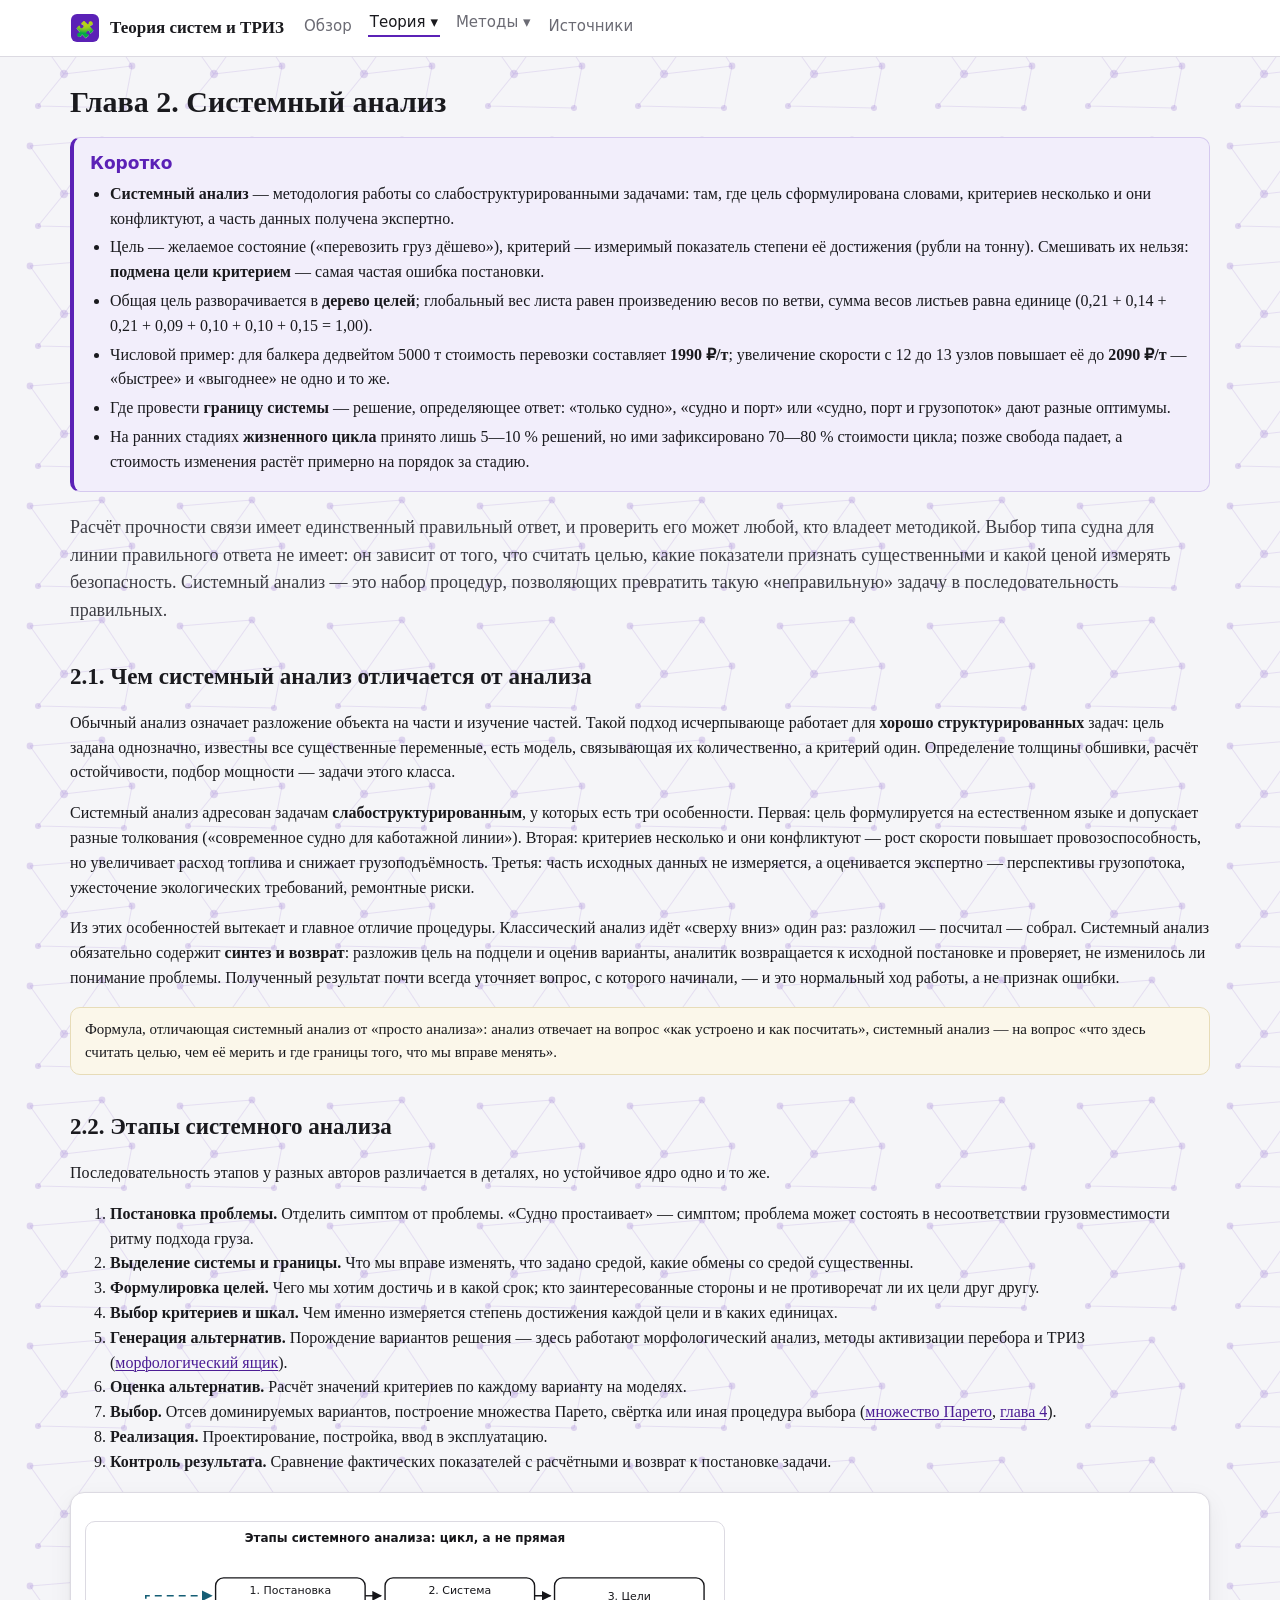
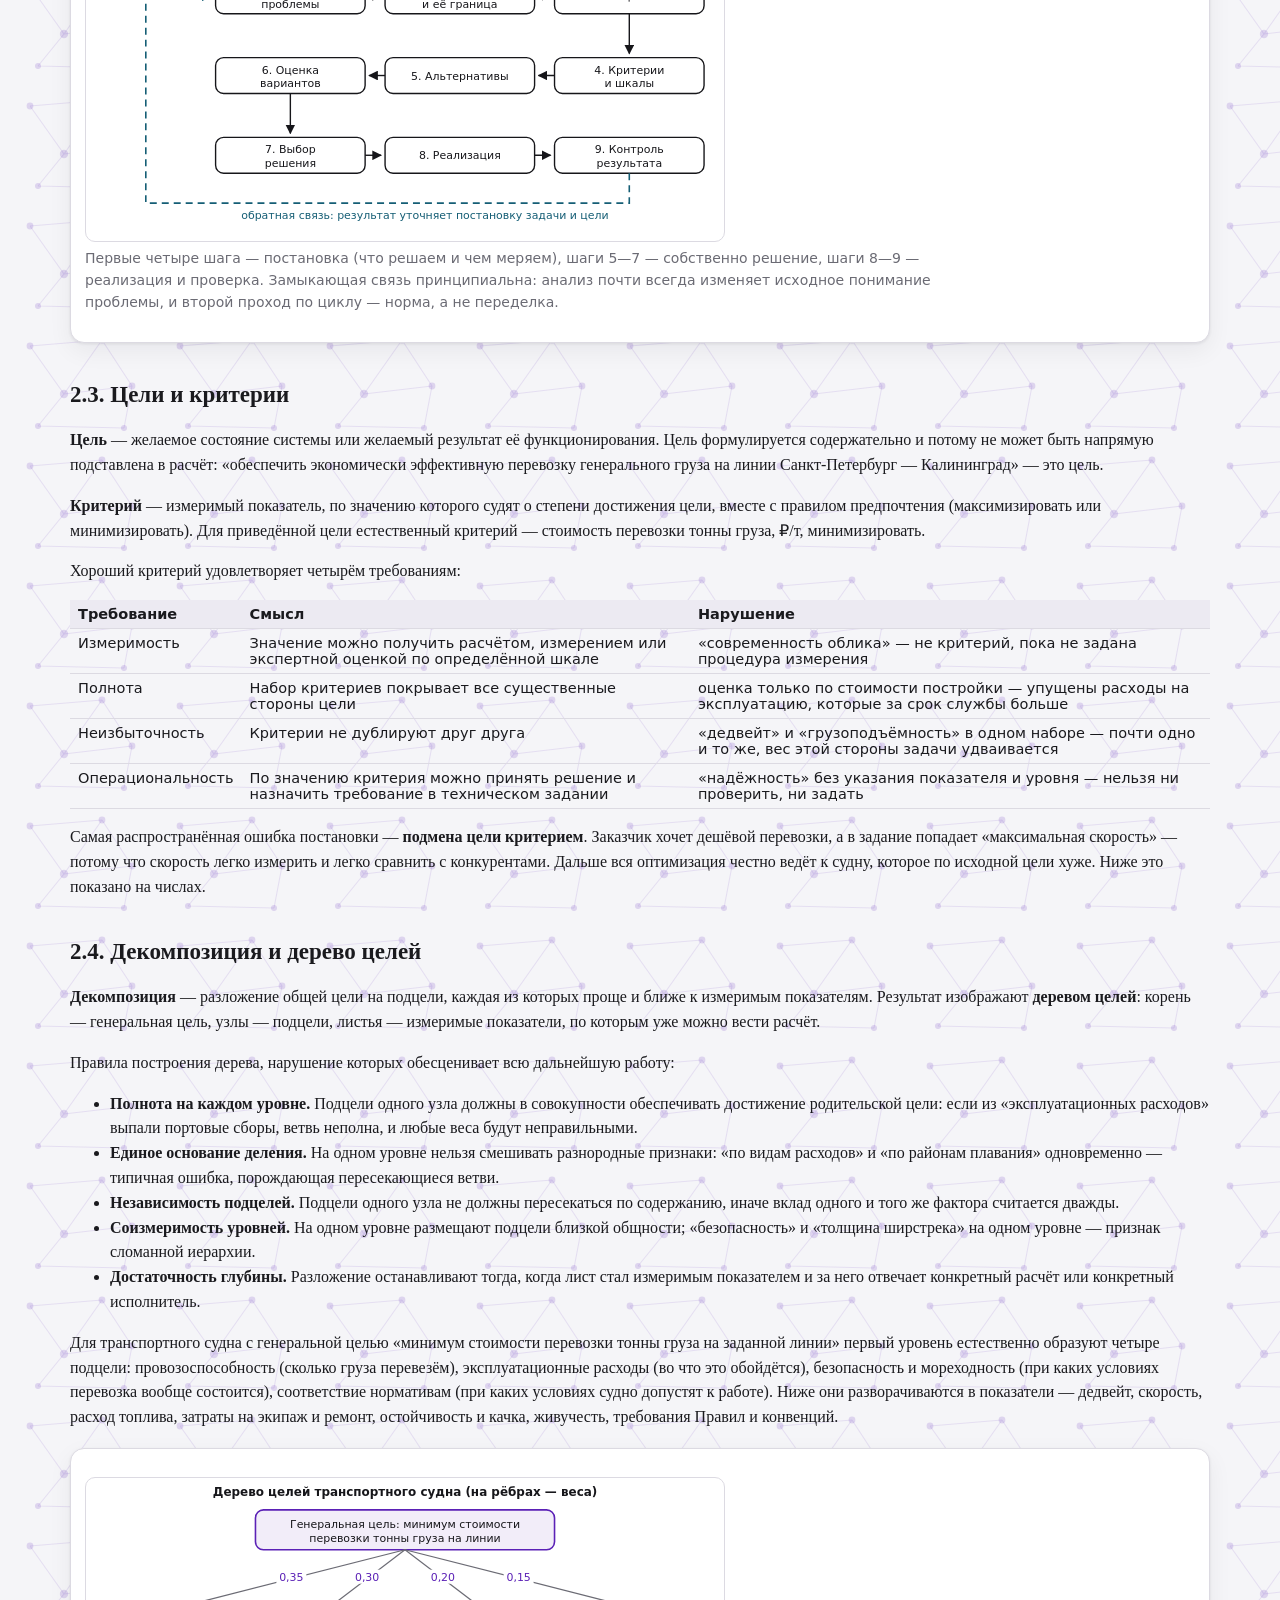
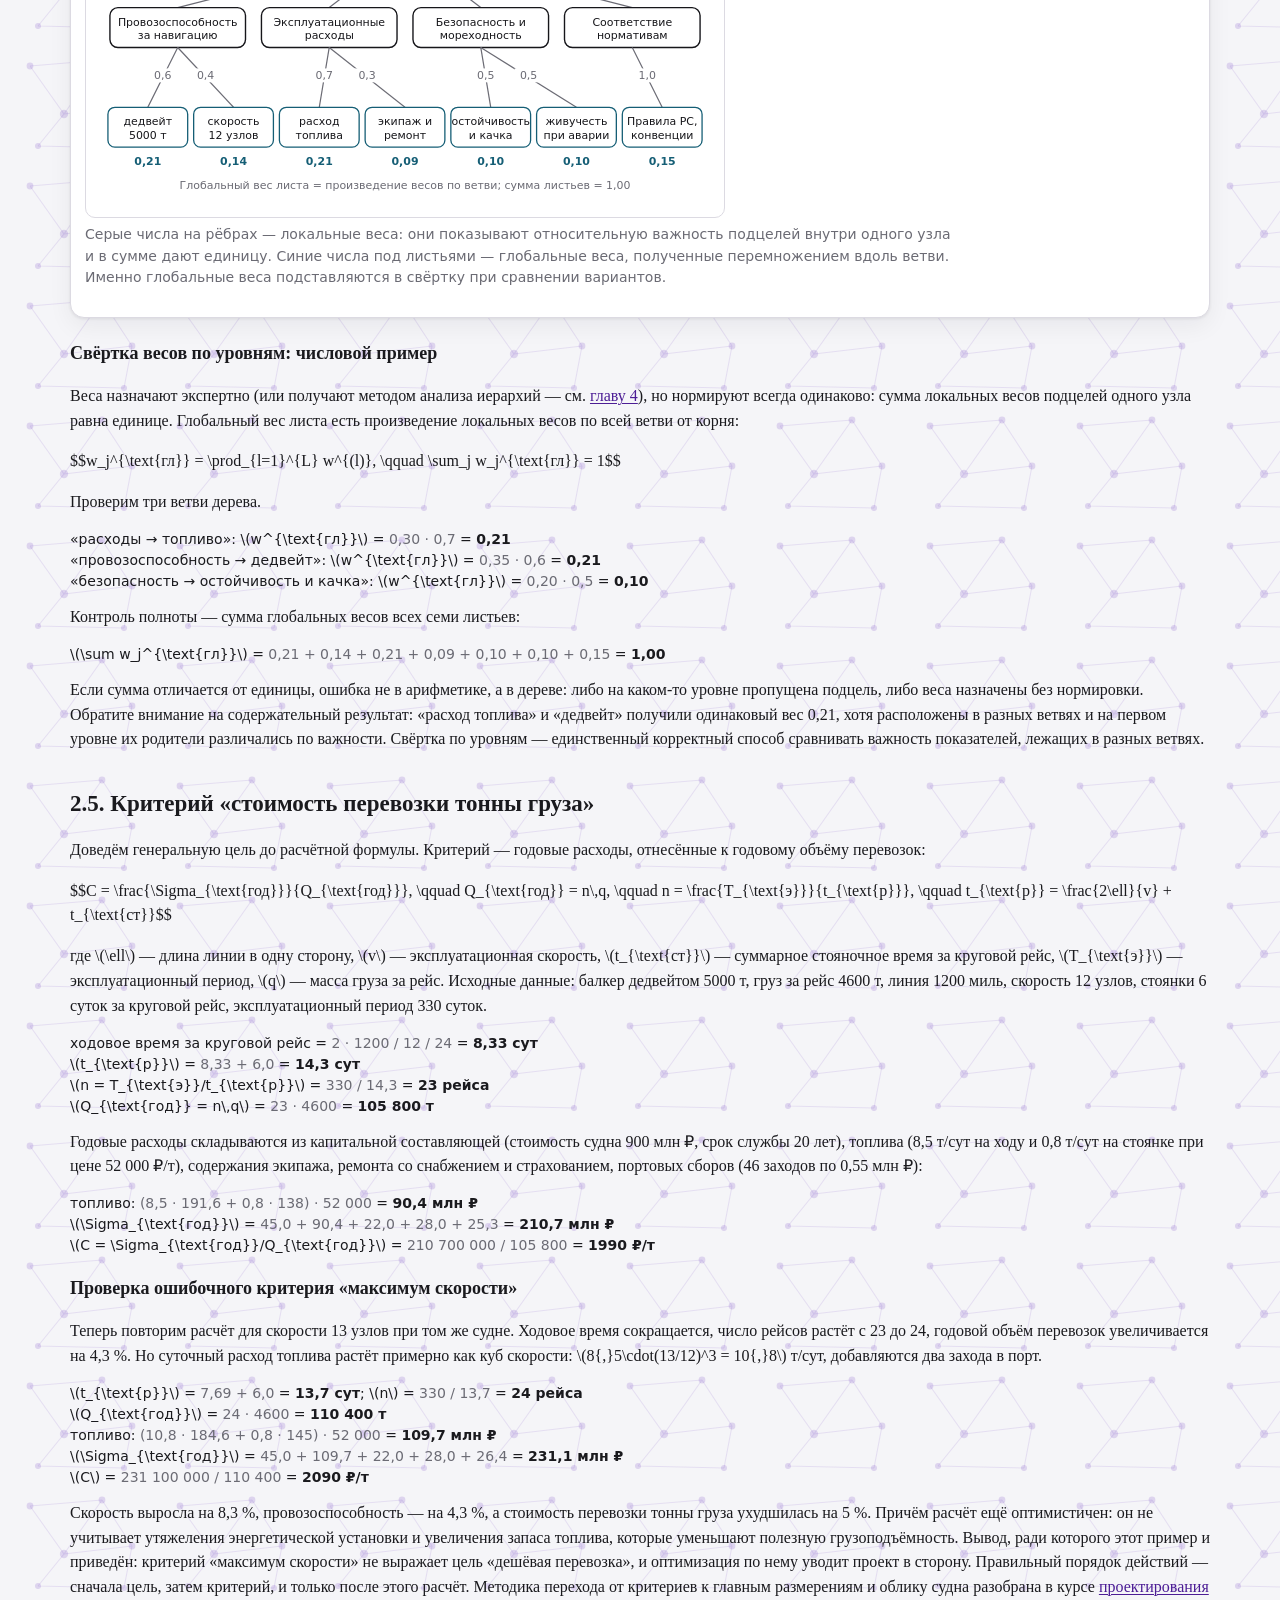
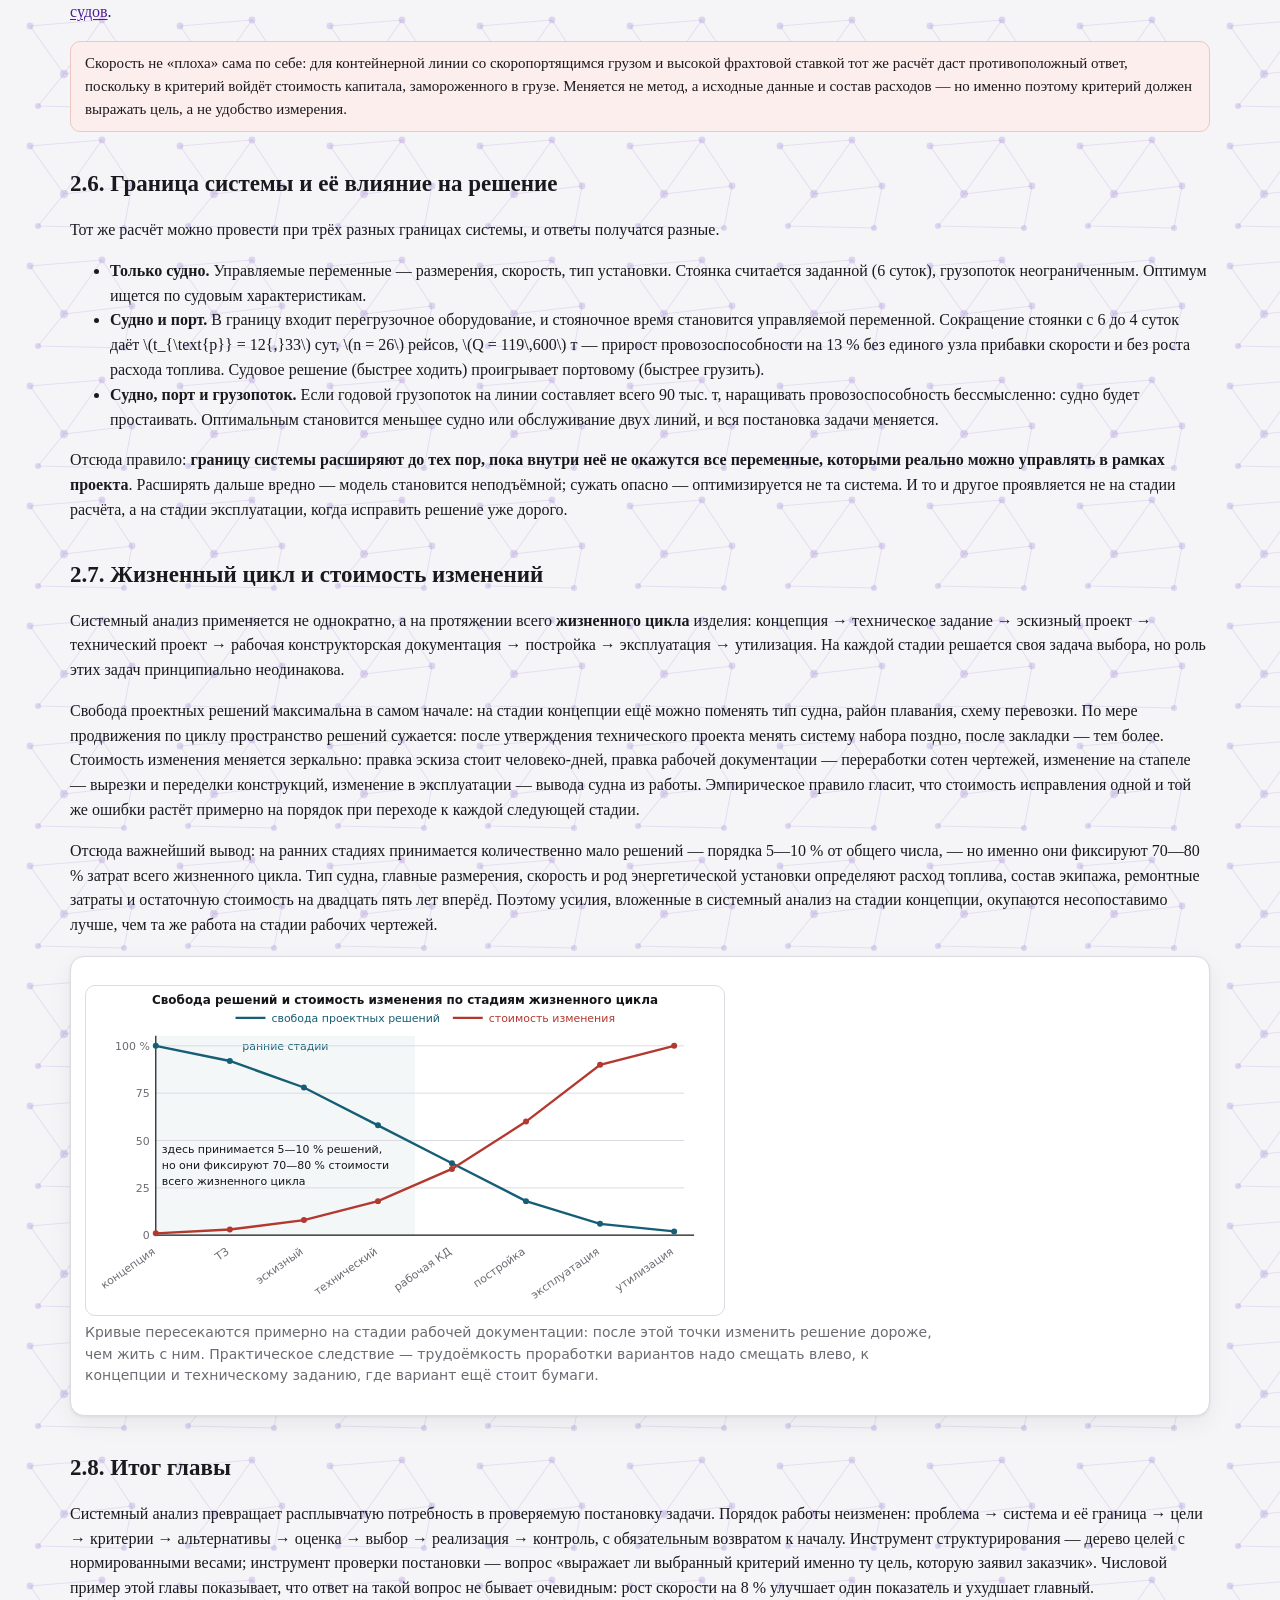
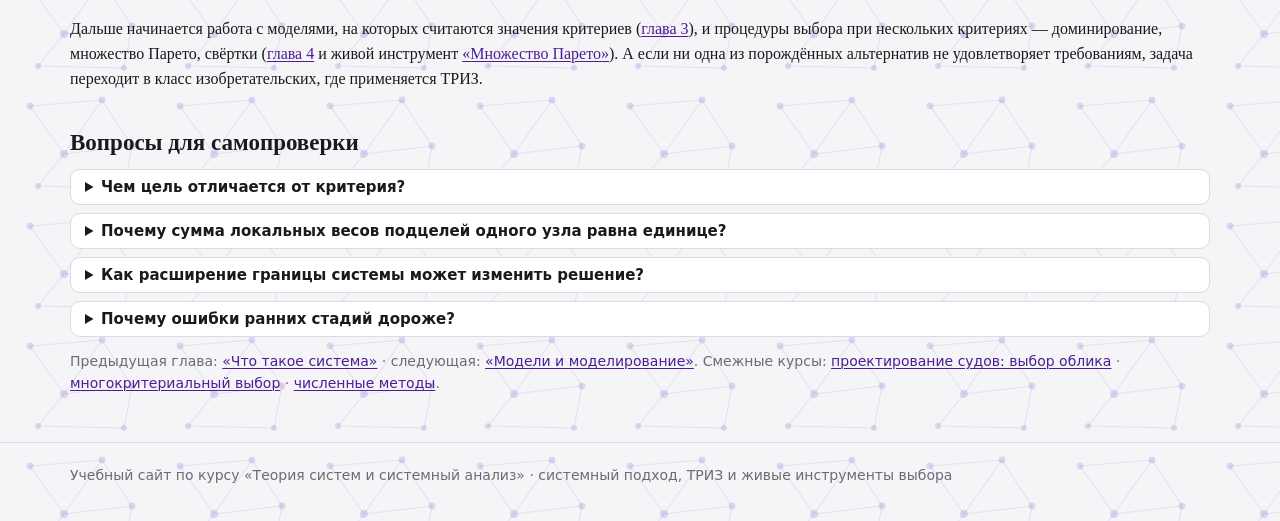
<file: site/t-analysis.html>
<!doctype html>
<html lang="ru">
<head>
<meta charset="utf-8">
<meta name="viewport" content="width=device-width, initial-scale=1">
<title>Глава 2. Системный анализ</title>
<meta name="description" content="Системный анализ и слабоструктурированные задачи, этапы анализа от постановки проблемы до контроля, цели и критерии, требования к критериям и подмена цели критерием, декомпозиция и дерево целей с весами, свёртка весов по уровням, расчёт стоимости перевозки тонны груза, выбор границы системы, жизненный цикл судна и стоимость изменения решения по стадиям.">
<link rel="icon" href="data:image/svg+xml,<svg xmlns=%22http://www.w3.org/2000/svg%22 viewBox=%220 0 100 100%22><text y=%22.9em%22 font-size=%2290%22>🧩</text></svg>">
<link rel="stylesheet" href="assets/style.css">
</head>
<body>
<script src="assets/shell.js"></script>
<script src="assets/site.js" data-root="./" data-page="t-analysis"></script>
<main class="wrap">
  <h1>Глава 2. Системный анализ</h1>

  <div class="tldr">
    <h2>Коротко</h2>
    <ul>
      <li><b>Системный анализ</b> — методология работы со слабоструктурированными
      задачами: там, где цель сформулирована словами, критериев несколько и они
      конфликтуют, а часть данных получена экспертно.</li>
      <li>Цель — желаемое состояние («перевозить груз дёшево»), критерий —
      измеримый показатель степени её достижения (рубли на тонну). Смешивать их
      нельзя: <b>подмена цели критерием</b> — самая частая ошибка постановки.</li>
      <li>Общая цель разворачивается в <b>дерево целей</b>; глобальный вес листа
      равен произведению весов по ветви, сумма весов листьев равна единице
      (0,21 + 0,14 + 0,21 + 0,09 + 0,10 + 0,10 + 0,15 = 1,00).</li>
      <li>Числовой пример: для балкера дедвейтом 5000 т стоимость перевозки
      составляет <b>1990 ₽/т</b>; увеличение скорости с 12 до 13 узлов повышает
      её до <b>2090 ₽/т</b> — «быстрее» и «выгоднее» не одно и то же.</li>
      <li>Где провести <b>границу системы</b> — решение, определяющее ответ:
      «только судно», «судно и порт» или «судно, порт и грузопоток» дают разные
      оптимумы.</li>
      <li>На ранних стадиях <b>жизненного цикла</b> принято лишь 5—10 % решений,
      но ими зафиксировано 70—80 % стоимости цикла; позже свобода падает, а
      стоимость изменения растёт примерно на порядок за стадию.</li>
    </ul>
  </div>

  <p class="lead">Расчёт прочности связи имеет единственный правильный ответ, и
  проверить его может любой, кто владеет методикой. Выбор типа судна для линии
  правильного ответа не имеет: он зависит от того, что считать целью, какие
  показатели признать существенными и какой ценой измерять безопасность.
  Системный анализ — это набор процедур, позволяющих превратить такую
  «неправильную» задачу в последовательность правильных.</p>

  <h2>2.1. Чем системный анализ отличается от анализа</h2>
  <p>Обычный анализ означает разложение объекта на части и изучение частей.
  Такой подход исчерпывающе работает для <b>хорошо структурированных</b> задач:
  цель задана однозначно, известны все существенные переменные, есть модель,
  связывающая их количественно, а критерий один. Определение толщины обшивки,
  расчёт остойчивости, подбор мощности — задачи этого класса.</p>
  <p>Системный анализ адресован задачам <b>слабоструктурированным</b>, у которых
  есть три особенности. Первая: цель формулируется на естественном языке и
  допускает разные толкования («современное судно для каботажной линии»).
  Вторая: критериев несколько и они конфликтуют — рост скорости повышает
  провозоспособность, но увеличивает расход топлива и снижает грузоподъёмность.
  Третья: часть исходных данных не измеряется, а оценивается экспертно —
  перспективы грузопотока, ужесточение экологических требований, ремонтные
  риски.</p>
  <p>Из этих особенностей вытекает и главное отличие процедуры. Классический
  анализ идёт «сверху вниз» один раз: разложил — посчитал — собрал.
  Системный анализ обязательно содержит <b>синтез и возврат</b>: разложив цель
  на подцели и оценив варианты, аналитик возвращается к исходной постановке и
  проверяет, не изменилось ли понимание проблемы. Полученный результат почти
  всегда уточняет вопрос, с которого начинали, — и это нормальный ход работы, а
  не признак ошибки.</p>
  <div class="note">Формула, отличающая системный анализ от «просто анализа»:
  анализ отвечает на вопрос «как устроено и как посчитать», системный анализ —
  на вопрос «что здесь считать целью, чем её мерить и где границы того, что мы
  вправе менять».</div>

  <h2>2.2. Этапы системного анализа</h2>
  <p>Последовательность этапов у разных авторов различается в деталях, но
  устойчивое ядро одно и то же.</p>
  <ol>
    <li><b>Постановка проблемы.</b> Отделить симптом от проблемы. «Судно
    простаивает» — симптом; проблема может состоять в несоответствии
    грузовместимости ритму подхода груза.</li>
    <li><b>Выделение системы и границы.</b> Что мы вправе изменять, что задано
    средой, какие обмены со средой существенны.</li>
    <li><b>Формулировка целей.</b> Чего мы хотим достичь и в какой срок; кто
    заинтересованные стороны и не противоречат ли их цели друг другу.</li>
    <li><b>Выбор критериев и шкал.</b> Чем именно измеряется степень достижения
    каждой цели и в каких единицах.</li>
    <li><b>Генерация альтернатив.</b> Порождение вариантов решения — здесь
    работают морфологический анализ, методы активизации перебора и ТРИЗ
    (<a href="p-morph">морфологический ящик</a>).</li>
    <li><b>Оценка альтернатив.</b> Расчёт значений критериев по каждому варианту
    на моделях.</li>
    <li><b>Выбор.</b> Отсев доминируемых вариантов, построение множества Парето,
    свёртка или иная процедура выбора (<a href="p-pareto">множество Парето</a>,
    <a href="t-decision">глава 4</a>).</li>
    <li><b>Реализация.</b> Проектирование, постройка, ввод в эксплуатацию.</li>
    <li><b>Контроль результата.</b> Сравнение фактических показателей с
    расчётными и возврат к постановке задачи.</li>
  </ol>

  <div class="panel">
    <svg viewBox="0 0 640 320" class="geo-board" style="max-width:640px" role="img" aria-label="Этапы системного анализа: цикл из девяти шагов с обратной связью">
      <defs>
        <marker id="a1k" viewBox="0 0 10 10" refX="9" refY="5" markerWidth="7" markerHeight="7" orient="auto"><path d="M0 0 L10 5 L0 10 z" fill="#16161a"/></marker>
        <marker id="a1c" viewBox="0 0 10 10" refX="9" refY="5" markerWidth="7" markerHeight="7" orient="auto"><path d="M0 0 L10 5 L0 10 z" fill="#155e75"/></marker>
      </defs>
      <text x="320" y="20" text-anchor="middle" style="font:600 12px system-ui;fill:#16161a">Этапы системного анализа: цикл, а не прямая</text>

      <rect x="130" y="56" width="150" height="36" rx="8" fill="#ffffff" stroke="#16161a" stroke-width="1.4"/>
      <text x="205" y="72" text-anchor="middle" style="font:11px system-ui;fill:#16161a">1. Постановка</text>
      <text x="205" y="86" text-anchor="middle" style="font:11px system-ui;fill:#16161a">проблемы</text>
      <rect x="300" y="56" width="150" height="36" rx="8" fill="#ffffff" stroke="#16161a" stroke-width="1.4"/>
      <text x="375" y="72" text-anchor="middle" style="font:11px system-ui;fill:#16161a">2. Система</text>
      <text x="375" y="86" text-anchor="middle" style="font:11px system-ui;fill:#16161a">и её граница</text>
      <rect x="470" y="56" width="150" height="36" rx="8" fill="#ffffff" stroke="#16161a" stroke-width="1.4"/>
      <text x="545" y="78" text-anchor="middle" style="font:11px system-ui;fill:#16161a">3. Цели</text>

      <rect x="470" y="136" width="150" height="36" rx="8" fill="#ffffff" stroke="#16161a" stroke-width="1.4"/>
      <text x="545" y="152" text-anchor="middle" style="font:11px system-ui;fill:#16161a">4. Критерии</text>
      <text x="545" y="166" text-anchor="middle" style="font:11px system-ui;fill:#16161a">и шкалы</text>
      <rect x="300" y="136" width="150" height="36" rx="8" fill="#ffffff" stroke="#16161a" stroke-width="1.4"/>
      <text x="375" y="158" text-anchor="middle" style="font:11px system-ui;fill:#16161a">5. Альтернативы</text>
      <rect x="130" y="136" width="150" height="36" rx="8" fill="#ffffff" stroke="#16161a" stroke-width="1.4"/>
      <text x="205" y="152" text-anchor="middle" style="font:11px system-ui;fill:#16161a">6. Оценка</text>
      <text x="205" y="166" text-anchor="middle" style="font:11px system-ui;fill:#16161a">вариантов</text>

      <rect x="130" y="216" width="150" height="36" rx="8" fill="#ffffff" stroke="#16161a" stroke-width="1.4"/>
      <text x="205" y="232" text-anchor="middle" style="font:11px system-ui;fill:#16161a">7. Выбор</text>
      <text x="205" y="246" text-anchor="middle" style="font:11px system-ui;fill:#16161a">решения</text>
      <rect x="300" y="216" width="150" height="36" rx="8" fill="#ffffff" stroke="#16161a" stroke-width="1.4"/>
      <text x="375" y="238" text-anchor="middle" style="font:11px system-ui;fill:#16161a">8. Реализация</text>
      <rect x="470" y="216" width="150" height="36" rx="8" fill="#ffffff" stroke="#16161a" stroke-width="1.4"/>
      <text x="545" y="232" text-anchor="middle" style="font:11px system-ui;fill:#16161a">9. Контроль</text>
      <text x="545" y="246" text-anchor="middle" style="font:11px system-ui;fill:#16161a">результата</text>

      <line x1="280" y1="74" x2="296" y2="74" stroke="#16161a" stroke-width="1.4" marker-end="url(#a1k)"/>
      <line x1="450" y1="74" x2="466" y2="74" stroke="#16161a" stroke-width="1.4" marker-end="url(#a1k)"/>
      <line x1="545" y1="92" x2="545" y2="132" stroke="#16161a" stroke-width="1.4" marker-end="url(#a1k)"/>
      <line x1="470" y1="154" x2="454" y2="154" stroke="#16161a" stroke-width="1.4" marker-end="url(#a1k)"/>
      <line x1="300" y1="154" x2="284" y2="154" stroke="#16161a" stroke-width="1.4" marker-end="url(#a1k)"/>
      <line x1="205" y1="172" x2="205" y2="212" stroke="#16161a" stroke-width="1.4" marker-end="url(#a1k)"/>
      <line x1="280" y1="234" x2="296" y2="234" stroke="#16161a" stroke-width="1.4" marker-end="url(#a1k)"/>
      <line x1="450" y1="234" x2="466" y2="234" stroke="#16161a" stroke-width="1.4" marker-end="url(#a1k)"/>

      <path d="M 545 252 V 282 H 60 V 74 H 126" fill="none" stroke="#155e75" stroke-width="1.6" stroke-dasharray="7 5" marker-end="url(#a1c)"/>
      <text x="340" y="298" text-anchor="middle" style="font:11px system-ui;fill:#155e75">обратная связь: результат уточняет постановку задачи и цели</text>
    </svg>
    <div class="caption">Первые четыре шага — постановка (что решаем и чем
    меряем), шаги 5—7 — собственно решение, шаги 8—9 — реализация и проверка.
    Замыкающая связь принципиальна: анализ почти всегда изменяет исходное
    понимание проблемы, и второй проход по циклу — норма, а не переделка.</div>
  </div>

  <h2>2.3. Цели и критерии</h2>
  <p><b>Цель</b> — желаемое состояние системы или желаемый результат её
  функционирования. Цель формулируется содержательно и потому не может быть
  напрямую подставлена в расчёт: «обеспечить экономически эффективную перевозку
  генерального груза на линии Санкт-Петербург — Калининград» — это цель.</p>
  <p><b>Критерий</b> — измеримый показатель, по значению которого судят о
  степени достижения цели, вместе с правилом предпочтения (максимизировать или
  минимизировать). Для приведённой цели естественный критерий — стоимость
  перевозки тонны груза, ₽/т, минимизировать.</p>
  <p>Хороший критерий удовлетворяет четырём требованиям:</p>
  <table class="el">
    <tr><th>Требование</th><th>Смысл</th><th>Нарушение</th></tr>
    <tr><td>Измеримость</td><td>Значение можно получить расчётом, измерением или
      экспертной оценкой по определённой шкале</td>
      <td>«современность облика» — не критерий, пока не задана процедура
      измерения</td></tr>
    <tr><td>Полнота</td><td>Набор критериев покрывает все существенные стороны
      цели</td>
      <td>оценка только по стоимости постройки — упущены расходы на
      эксплуатацию, которые за срок службы больше</td></tr>
    <tr><td>Неизбыточность</td><td>Критерии не дублируют друг друга</td>
      <td>«дедвейт» и «грузоподъёмность» в одном наборе — почти одно и то же,
      вес этой стороны задачи удваивается</td></tr>
    <tr><td>Операциональность</td><td>По значению критерия можно принять решение
      и назначить требование в техническом задании</td>
      <td>«надёжность» без указания показателя и уровня — нельзя ни проверить,
      ни задать</td></tr>
  </table>
  <p>Самая распространённая ошибка постановки — <b>подмена цели критерием</b>.
  Заказчик хочет дешёвой перевозки, а в задание попадает «максимальная
  скорость» — потому что скорость легко измерить и легко сравнить с
  конкурентами. Дальше вся оптимизация честно ведёт к судну, которое по
  исходной цели хуже. Ниже это показано на числах.</p>

  <h2>2.4. Декомпозиция и дерево целей</h2>
  <p><b>Декомпозиция</b> — разложение общей цели на подцели, каждая из которых
  проще и ближе к измеримым показателям. Результат изображают
  <b>деревом целей</b>: корень — генеральная цель, узлы — подцели, листья —
  измеримые показатели, по которым уже можно вести расчёт.</p>
  <p>Правила построения дерева, нарушение которых обесценивает всю дальнейшую
  работу:</p>
  <ul>
    <li><b>Полнота на каждом уровне.</b> Подцели одного узла должны в
    совокупности обеспечивать достижение родительской цели: если из
    «эксплуатационных расходов» выпали портовые сборы, ветвь неполна, и любые
    веса будут неправильными.</li>
    <li><b>Единое основание деления.</b> На одном уровне нельзя смешивать
    разнородные признаки: «по видам расходов» и «по районам плавания»
    одновременно — типичная ошибка, порождающая пересекающиеся ветви.</li>
    <li><b>Независимость подцелей.</b> Подцели одного узла не должны
    пересекаться по содержанию, иначе вклад одного и того же фактора считается
    дважды.</li>
    <li><b>Соизмеримость уровней.</b> На одном уровне размещают подцели близкой
    общности; «безопасность» и «толщина ширстрека» на одном уровне — признак
    сломанной иерархии.</li>
    <li><b>Достаточность глубины.</b> Разложение останавливают тогда, когда лист
    стал измеримым показателем и за него отвечает конкретный расчёт или
    конкретный исполнитель.</li>
  </ul>
  <p>Для транспортного судна с генеральной целью «минимум стоимости перевозки
  тонны груза на заданной линии» первый уровень естественно образуют четыре
  подцели: провозоспособность (сколько груза перевезём), эксплуатационные
  расходы (во что это обойдётся), безопасность и мореходность (при каких
  условиях перевозка вообще состоится), соответствие нормативам (при каких
  условиях судно допустят к работе). Ниже они разворачиваются в показатели —
  дедвейт, скорость, расход топлива, затраты на экипаж и ремонт, остойчивость и
  качка, живучесть, требования Правил и конвенций.</p>

  <div class="panel">
    <svg viewBox="0 0 640 340" class="geo-board" style="max-width:640px" role="img" aria-label="Дерево целей транспортного судна с весами на рёбрах">
      <text x="320" y="18" text-anchor="middle" style="font:600 12px system-ui;fill:#16161a">Дерево целей транспортного судна (на рёбрах — веса)</text>
      <rect x="170" y="32" width="300" height="40" rx="8" fill="#5b21b6" fill-opacity=".08" stroke="#5b21b6" stroke-width="1.6"/>
      <text x="320" y="50" text-anchor="middle" style="font:11px system-ui;fill:#16161a">Генеральная цель: минимум стоимости</text>
      <text x="320" y="64" text-anchor="middle" style="font:11px system-ui;fill:#16161a">перевозки тонны груза на линии</text>

      <line x1="320" y1="72" x2="92" y2="130" stroke="#6b6b74" stroke-width="1.2"/>
      <line x1="320" y1="72" x2="244" y2="130" stroke="#6b6b74" stroke-width="1.2"/>
      <line x1="320" y1="72" x2="396" y2="130" stroke="#6b6b74" stroke-width="1.2"/>
      <line x1="320" y1="72" x2="548" y2="130" stroke="#6b6b74" stroke-width="1.2"/>

      <rect x="24" y="130" width="136" height="40" rx="8" fill="#ffffff" stroke="#16161a" stroke-width="1.4"/>
      <text x="92" y="148" text-anchor="middle" style="font:11px system-ui;fill:#16161a">Провозоспособность</text>
      <text x="92" y="162" text-anchor="middle" style="font:11px system-ui;fill:#16161a">за навигацию</text>
      <rect x="176" y="130" width="136" height="40" rx="8" fill="#ffffff" stroke="#16161a" stroke-width="1.4"/>
      <text x="244" y="148" text-anchor="middle" style="font:11px system-ui;fill:#16161a">Эксплуатационные</text>
      <text x="244" y="162" text-anchor="middle" style="font:11px system-ui;fill:#16161a">расходы</text>
      <rect x="328" y="130" width="136" height="40" rx="8" fill="#ffffff" stroke="#16161a" stroke-width="1.4"/>
      <text x="396" y="148" text-anchor="middle" style="font:11px system-ui;fill:#16161a">Безопасность и</text>
      <text x="396" y="162" text-anchor="middle" style="font:11px system-ui;fill:#16161a">мореходность</text>
      <rect x="480" y="130" width="136" height="40" rx="8" fill="#ffffff" stroke="#16161a" stroke-width="1.4"/>
      <text x="548" y="148" text-anchor="middle" style="font:11px system-ui;fill:#16161a">Соответствие</text>
      <text x="548" y="162" text-anchor="middle" style="font:11px system-ui;fill:#16161a">нормативам</text>

      <rect x="191" y="92" width="30" height="14" fill="#ffffff"/>
      <text x="206" y="103" text-anchor="middle" style="font:11px system-ui;fill:#5b21b6">0,35</text>
      <rect x="267" y="92" width="30" height="14" fill="#ffffff"/>
      <text x="282" y="103" text-anchor="middle" style="font:11px system-ui;fill:#5b21b6">0,30</text>
      <rect x="343" y="92" width="30" height="14" fill="#ffffff"/>
      <text x="358" y="103" text-anchor="middle" style="font:11px system-ui;fill:#5b21b6">0,20</text>
      <rect x="419" y="92" width="30" height="14" fill="#ffffff"/>
      <text x="434" y="103" text-anchor="middle" style="font:11px system-ui;fill:#5b21b6">0,15</text>

      <line x1="92" y1="170" x2="62" y2="230" stroke="#6b6b74" stroke-width="1.2"/>
      <line x1="92" y1="170" x2="148" y2="230" stroke="#6b6b74" stroke-width="1.2"/>
      <line x1="244" y1="170" x2="234" y2="230" stroke="#6b6b74" stroke-width="1.2"/>
      <line x1="244" y1="170" x2="320" y2="230" stroke="#6b6b74" stroke-width="1.2"/>
      <line x1="396" y1="170" x2="406" y2="230" stroke="#6b6b74" stroke-width="1.2"/>
      <line x1="396" y1="170" x2="492" y2="230" stroke="#6b6b74" stroke-width="1.2"/>
      <line x1="548" y1="170" x2="578" y2="230" stroke="#6b6b74" stroke-width="1.2"/>

      <rect x="22" y="230" width="80" height="40" rx="7" fill="#ffffff" stroke="#155e75" stroke-width="1.3"/>
      <text x="62" y="248" text-anchor="middle" style="font:11px system-ui;fill:#16161a">дедвейт</text>
      <text x="62" y="262" text-anchor="middle" style="font:11px system-ui;fill:#16161a">5000 т</text>
      <rect x="108" y="230" width="80" height="40" rx="7" fill="#ffffff" stroke="#155e75" stroke-width="1.3"/>
      <text x="148" y="248" text-anchor="middle" style="font:11px system-ui;fill:#16161a">скорость</text>
      <text x="148" y="262" text-anchor="middle" style="font:11px system-ui;fill:#16161a">12 узлов</text>
      <rect x="194" y="230" width="80" height="40" rx="7" fill="#ffffff" stroke="#155e75" stroke-width="1.3"/>
      <text x="234" y="248" text-anchor="middle" style="font:11px system-ui;fill:#16161a">расход</text>
      <text x="234" y="262" text-anchor="middle" style="font:11px system-ui;fill:#16161a">топлива</text>
      <rect x="280" y="230" width="80" height="40" rx="7" fill="#ffffff" stroke="#155e75" stroke-width="1.3"/>
      <text x="320" y="248" text-anchor="middle" style="font:11px system-ui;fill:#16161a">экипаж и</text>
      <text x="320" y="262" text-anchor="middle" style="font:11px system-ui;fill:#16161a">ремонт</text>
      <rect x="366" y="230" width="80" height="40" rx="7" fill="#ffffff" stroke="#155e75" stroke-width="1.3"/>
      <text x="406" y="248" text-anchor="middle" style="font:11px system-ui;fill:#16161a">остойчивость</text>
      <text x="406" y="262" text-anchor="middle" style="font:11px system-ui;fill:#16161a">и качка</text>
      <rect x="452" y="230" width="80" height="40" rx="7" fill="#ffffff" stroke="#155e75" stroke-width="1.3"/>
      <text x="492" y="248" text-anchor="middle" style="font:11px system-ui;fill:#16161a">живучесть</text>
      <text x="492" y="262" text-anchor="middle" style="font:11px system-ui;fill:#16161a">при аварии</text>
      <rect x="538" y="230" width="80" height="40" rx="7" fill="#ffffff" stroke="#155e75" stroke-width="1.3"/>
      <text x="578" y="248" text-anchor="middle" style="font:11px system-ui;fill:#16161a">Правила РС,</text>
      <text x="578" y="262" text-anchor="middle" style="font:11px system-ui;fill:#16161a">конвенции</text>

      <rect x="63" y="191" width="28" height="14" fill="#ffffff"/>
      <text x="77" y="202" text-anchor="middle" style="font:11px system-ui;fill:#6b6b74">0,6</text>
      <rect x="106" y="191" width="28" height="14" fill="#ffffff"/>
      <text x="120" y="202" text-anchor="middle" style="font:11px system-ui;fill:#6b6b74">0,4</text>
      <rect x="225" y="191" width="28" height="14" fill="#ffffff"/>
      <text x="239" y="202" text-anchor="middle" style="font:11px system-ui;fill:#6b6b74">0,7</text>
      <rect x="268" y="191" width="28" height="14" fill="#ffffff"/>
      <text x="282" y="202" text-anchor="middle" style="font:11px system-ui;fill:#6b6b74">0,3</text>
      <rect x="387" y="191" width="28" height="14" fill="#ffffff"/>
      <text x="401" y="202" text-anchor="middle" style="font:11px system-ui;fill:#6b6b74">0,5</text>
      <rect x="430" y="191" width="28" height="14" fill="#ffffff"/>
      <text x="444" y="202" text-anchor="middle" style="font:11px system-ui;fill:#6b6b74">0,5</text>
      <rect x="549" y="191" width="28" height="14" fill="#ffffff"/>
      <text x="563" y="202" text-anchor="middle" style="font:11px system-ui;fill:#6b6b74">1,0</text>

      <text x="62" y="288" text-anchor="middle" style="font:600 11px system-ui;fill:#155e75">0,21</text>
      <text x="148" y="288" text-anchor="middle" style="font:600 11px system-ui;fill:#155e75">0,14</text>
      <text x="234" y="288" text-anchor="middle" style="font:600 11px system-ui;fill:#155e75">0,21</text>
      <text x="320" y="288" text-anchor="middle" style="font:600 11px system-ui;fill:#155e75">0,09</text>
      <text x="406" y="288" text-anchor="middle" style="font:600 11px system-ui;fill:#155e75">0,10</text>
      <text x="492" y="288" text-anchor="middle" style="font:600 11px system-ui;fill:#155e75">0,10</text>
      <text x="578" y="288" text-anchor="middle" style="font:600 11px system-ui;fill:#155e75">0,15</text>
      <text x="320" y="312" text-anchor="middle" style="font:11px system-ui;fill:#6b6b74">Глобальный вес листа = произведение весов по ветви; сумма листьев = 1,00</text>
    </svg>
    <div class="caption">Серые числа на рёбрах — локальные веса: они показывают
    относительную важность подцелей внутри одного узла и в сумме дают единицу.
    Синие числа под листьями — глобальные веса, полученные перемножением вдоль
    ветви. Именно глобальные веса подставляются в свёртку при сравнении
    вариантов.</div>
  </div>

  <h3>Свёртка весов по уровням: числовой пример</h3>
  <p>Веса назначают экспертно (или получают методом анализа иерархий — см.
  <a href="t-decision">главу 4</a>), но нормируют всегда одинаково: сумма
  локальных весов подцелей одного узла равна единице. Глобальный вес листа есть
  произведение локальных весов по всей ветви от корня:</p>
  $$w_j^{\text{гл}} = \prod_{l=1}^{L} w^{(l)}, \qquad \sum_j w_j^{\text{гл}} = 1$$
  <p>Проверим три ветви дерева.</p>
  <div class="calc-row">«расходы → топливо»: \(w^{\text{гл}}\) = <span style="color:#6b6b74">0,30 · 0,7</span> = <b>0,21</b></div>
  <div class="calc-row">«провозоспособность → дедвейт»: \(w^{\text{гл}}\) = <span style="color:#6b6b74">0,35 · 0,6</span> = <b>0,21</b></div>
  <div class="calc-row">«безопасность → остойчивость и качка»: \(w^{\text{гл}}\) = <span style="color:#6b6b74">0,20 · 0,5</span> = <b>0,10</b></div>
  <p>Контроль полноты — сумма глобальных весов всех семи листьев:</p>
  <div class="calc-row">\(\sum w_j^{\text{гл}}\) = <span style="color:#6b6b74">0,21 + 0,14 + 0,21 + 0,09 + 0,10 + 0,10 + 0,15</span> = <b>1,00</b></div>
  <p>Если сумма отличается от единицы, ошибка не в арифметике, а в дереве: либо
  на каком-то уровне пропущена подцель, либо веса назначены без нормировки.
  Обратите внимание на содержательный результат: «расход топлива» и «дедвейт»
  получили одинаковый вес 0,21, хотя расположены в разных ветвях и на первом
  уровне их родители различались по важности. Свёртка по уровням — единственный
  корректный способ сравнивать важность показателей, лежащих в разных ветвях.</p>

  <h2>2.5. Критерий «стоимость перевозки тонны груза»</h2>
  <p>Доведём генеральную цель до расчётной формулы. Критерий — годовые расходы,
  отнесённые к годовому объёму перевозок:</p>
  $$C = \frac{\Sigma_{\text{год}}}{Q_{\text{год}}}, \qquad
    Q_{\text{год}} = n\,q, \qquad
    n = \frac{T_{\text{э}}}{t_{\text{р}}}, \qquad
    t_{\text{р}} = \frac{2\ell}{v} + t_{\text{ст}}$$
  <p>где \(\ell\) — длина линии в одну сторону, \(v\) — эксплуатационная
  скорость, \(t_{\text{ст}}\) — суммарное стояночное время за круговой рейс,
  \(T_{\text{э}}\) — эксплуатационный период, \(q\) — масса груза за рейс.
  Исходные данные: балкер дедвейтом 5000 т, груз за рейс 4600 т, линия 1200
  миль, скорость 12 узлов, стоянки 6 суток за круговой рейс, эксплуатационный
  период 330 суток.</p>
  <div class="calc-row">ходовое время за круговой рейс = <span style="color:#6b6b74">2 · 1200 / 12 / 24</span> = <b>8,33 сут</b></div>
  <div class="calc-row">\(t_{\text{р}}\) = <span style="color:#6b6b74">8,33 + 6,0</span> = <b>14,3 сут</b></div>
  <div class="calc-row">\(n = T_{\text{э}}/t_{\text{р}}\) = <span style="color:#6b6b74">330 / 14,3</span> = <b>23 рейса</b></div>
  <div class="calc-row">\(Q_{\text{год}} = n\,q\) = <span style="color:#6b6b74">23 · 4600</span> = <b>105 800 т</b></div>
  <p>Годовые расходы складываются из капитальной составляющей (стоимость судна
  900 млн ₽, срок службы 20 лет), топлива (8,5 т/сут на ходу и 0,8 т/сут на
  стоянке при цене 52 000 ₽/т), содержания экипажа, ремонта со снабжением и
  страхованием, портовых сборов (46 заходов по 0,55 млн ₽):</p>
  <div class="calc-row">топливо: <span style="color:#6b6b74">(8,5 · 191,6 + 0,8 · 138) · 52 000</span> = <b>90,4 млн ₽</b></div>
  <div class="calc-row">\(\Sigma_{\text{год}}\) = <span style="color:#6b6b74">45,0 + 90,4 + 22,0 + 28,0 + 25,3</span> = <b>210,7 млн ₽</b></div>
  <div class="calc-row">\(C = \Sigma_{\text{год}}/Q_{\text{год}}\) = <span style="color:#6b6b74">210 700 000 / 105 800</span> = <b>1990 ₽/т</b></div>

  <h3>Проверка ошибочного критерия «максимум скорости»</h3>
  <p>Теперь повторим расчёт для скорости 13 узлов при том же судне. Ходовое
  время сокращается, число рейсов растёт с 23 до 24, годовой объём перевозок
  увеличивается на 4,3 %. Но суточный расход топлива растёт примерно как куб
  скорости: \(8{,}5\cdot(13/12)^3 = 10{,}8\) т/сут, добавляются два захода в
  порт.</p>
  <div class="calc-row">\(t_{\text{р}}\) = <span style="color:#6b6b74">7,69 + 6,0</span> = <b>13,7 сут</b>;
  \(n\) = <span style="color:#6b6b74">330 / 13,7</span> = <b>24 рейса</b></div>
  <div class="calc-row">\(Q_{\text{год}}\) = <span style="color:#6b6b74">24 · 4600</span> = <b>110 400 т</b></div>
  <div class="calc-row">топливо: <span style="color:#6b6b74">(10,8 · 184,6 + 0,8 · 145) · 52 000</span> = <b>109,7 млн ₽</b></div>
  <div class="calc-row">\(\Sigma_{\text{год}}\) = <span style="color:#6b6b74">45,0 + 109,7 + 22,0 + 28,0 + 26,4</span> = <b>231,1 млн ₽</b></div>
  <div class="calc-row">\(C\) = <span style="color:#6b6b74">231 100 000 / 110 400</span> = <b>2090 ₽/т</b></div>
  <p>Скорость выросла на 8,3 %, провозоспособность — на 4,3 %, а стоимость
  перевозки тонны груза ухудшилась на 5 %. Причём расчёт ещё оптимистичен: он
  не учитывает утяжеления энергетической установки и увеличения запаса топлива,
  которые уменьшают полезную грузоподъёмность. Вывод, ради которого этот пример
  и приведён: критерий «максимум скорости» не выражает цель «дешёвая перевозка»,
  и оптимизация по нему уводит проект в сторону. Правильный порядок действий —
  сначала цель, затем критерий, и только после этого расчёт. Методика перехода
  от критериев к главным размерениям и облику судна разобрана в курсе
  <a href="https://shadeswd.duckdns.org/design/">проектирования судов</a>.</p>
  <div class="note warn">Скорость не «плоха» сама по себе: для контейнерной
  линии со скоропортящимся грузом и высокой фрахтовой ставкой тот же расчёт даст
  противоположный ответ, поскольку в критерий войдёт стоимость капитала,
  замороженного в грузе. Меняется не метод, а исходные данные и состав расходов —
  но именно поэтому критерий должен выражать цель, а не удобство измерения.</div>

  <h2>2.6. Граница системы и её влияние на решение</h2>
  <p>Тот же расчёт можно провести при трёх разных границах системы, и ответы
  получатся разные.</p>
  <ul>
    <li><b>Только судно.</b> Управляемые переменные — размерения, скорость,
    тип установки. Стоянка считается заданной (6 суток), грузопоток неограниченным.
    Оптимум ищется по судовым характеристикам.</li>
    <li><b>Судно и порт.</b> В границу входит перегрузочное оборудование, и
    стояночное время становится управляемой переменной. Сокращение стоянки с 6
    до 4 суток даёт \(t_{\text{р}} = 12{,}33\) сут, \(n = 26\) рейсов,
    \(Q = 119\,600\) т — прирост провозоспособности на 13 % без единого узла
    прибавки скорости и без роста расхода топлива. Судовое решение (быстрее
    ходить) проигрывает портовому (быстрее грузить).</li>
    <li><b>Судно, порт и грузопоток.</b> Если годовой грузопоток на линии
    составляет всего 90 тыс. т, наращивать провозоспособность бессмысленно:
    судно будет простаивать. Оптимальным становится меньшее судно или
    обслуживание двух линий, и вся постановка задачи меняется.</li>
  </ul>
  <p>Отсюда правило: <b>границу системы расширяют до тех пор, пока внутри неё не
  окажутся все переменные, которыми реально можно управлять в рамках проекта</b>.
  Расширять дальше вредно — модель становится неподъёмной; сужать опасно —
  оптимизируется не та система. И то и другое проявляется не на стадии расчёта,
  а на стадии эксплуатации, когда исправить решение уже дорого.</p>

  <h2>2.7. Жизненный цикл и стоимость изменений</h2>
  <p>Системный анализ применяется не однократно, а на протяжении всего
  <b>жизненного цикла</b> изделия: концепция → техническое задание → эскизный
  проект → технический проект → рабочая конструкторская документация →
  постройка → эксплуатация → утилизация. На каждой стадии решается своя задача
  выбора, но роль этих задач принципиально неодинакова.</p>
  <p>Свобода проектных решений максимальна в самом начале: на стадии концепции
  ещё можно поменять тип судна, район плавания, схему перевозки. По мере
  продвижения по циклу пространство решений сужается: после утверждения
  технического проекта менять систему набора поздно, после закладки — тем более.
  Стоимость изменения меняется зеркально: правка эскиза стоит человеко-дней,
  правка рабочей документации — переработки сотен чертежей, изменение на стапеле
  — вырезки и переделки конструкций, изменение в эксплуатации — вывода судна из
  работы. Эмпирическое правило гласит, что стоимость исправления одной и той же
  ошибки растёт примерно на порядок при переходе к каждой следующей стадии.</p>
  <p>Отсюда важнейший вывод: на ранних стадиях принимается количественно мало
  решений — порядка 5—10 % от общего числа, — но именно они фиксируют 70—80 %
  затрат всего жизненного цикла. Тип судна, главные размерения, скорость и род
  энергетической установки определяют расход топлива, состав экипажа, ремонтные
  затраты и остаточную стоимость на двадцать пять лет вперёд. Поэтому усилия,
  вложенные в системный анализ на стадии концепции, окупаются несопоставимо
  лучше, чем та же работа на стадии рабочих чертежей.</p>

  <div class="panel">
    <svg viewBox="0 0 640 330" class="geo-board" style="max-width:640px" role="img" aria-label="Свобода проектных решений и стоимость изменений по стадиям жизненного цикла">
      <text x="320" y="18" text-anchor="middle" style="font:600 12px system-ui;fill:#16161a">Свобода решений и стоимость изменения по стадиям жизненного цикла</text>
      <line x1="150" y1="32" x2="180" y2="32" stroke="#155e75" stroke-width="2.4"/>
      <text x="186" y="36" style="font:11px system-ui;fill:#155e75">свобода проектных решений</text>
      <line x1="368" y1="32" x2="398" y2="32" stroke="#b3382e" stroke-width="2.4"/>
      <text x="404" y="36" style="font:11px system-ui;fill:#b3382e">стоимость изменения</text>

      <rect x="70" y="50" width="260" height="200" fill="#155e75" fill-opacity=".05"/>
      <text x="200" y="64" text-anchor="middle" style="font:11px system-ui;fill:#155e75">ранние стадии</text>

      <line x1="70" y1="202.5" x2="600" y2="202.5" stroke="#dcdae2" stroke-width="1"/>
      <line x1="70" y1="155" x2="600" y2="155" stroke="#dcdae2" stroke-width="1"/>
      <line x1="70" y1="107.5" x2="600" y2="107.5" stroke="#dcdae2" stroke-width="1"/>
      <line x1="70" y1="60" x2="600" y2="60" stroke="#dcdae2" stroke-width="1"/>
      <line x1="70" y1="250" x2="610" y2="250" stroke="#16161a" stroke-width="1.2"/>
      <line x1="70" y1="250" x2="70" y2="50" stroke="#16161a" stroke-width="1.2"/>
      <text x="64" y="64" text-anchor="end" style="font:11px system-ui;fill:#6b6b74">100 %</text>
      <text x="64" y="111.5" text-anchor="end" style="font:11px system-ui;fill:#6b6b74">75</text>
      <text x="64" y="159" text-anchor="end" style="font:11px system-ui;fill:#6b6b74">50</text>
      <text x="64" y="206.5" text-anchor="end" style="font:11px system-ui;fill:#6b6b74">25</text>
      <text x="64" y="254" text-anchor="end" style="font:11px system-ui;fill:#6b6b74">0</text>

      <polyline points="70,60 144.3,75.2 218.6,101.8 292.9,139.8 367.1,177.8 441.4,215.8 515.7,238.6 590,246.2" fill="none" stroke="#155e75" stroke-width="2.4"/>
      <polyline points="70,248.1 144.3,244.3 218.6,234.8 292.9,215.8 367.1,183.5 441.4,136 515.7,79 590,60" fill="none" stroke="#b3382e" stroke-width="2.4"/>
      <circle cx="70" cy="60" r="3" fill="#155e75"/><circle cx="144.3" cy="75.2" r="3" fill="#155e75"/>
      <circle cx="218.6" cy="101.8" r="3" fill="#155e75"/><circle cx="292.9" cy="139.8" r="3" fill="#155e75"/>
      <circle cx="367.1" cy="177.8" r="3" fill="#155e75"/><circle cx="441.4" cy="215.8" r="3" fill="#155e75"/>
      <circle cx="515.7" cy="238.6" r="3" fill="#155e75"/><circle cx="590" cy="246.2" r="3" fill="#155e75"/>
      <circle cx="70" cy="248.1" r="3" fill="#b3382e"/><circle cx="144.3" cy="244.3" r="3" fill="#b3382e"/>
      <circle cx="218.6" cy="234.8" r="3" fill="#b3382e"/><circle cx="292.9" cy="215.8" r="3" fill="#b3382e"/>
      <circle cx="367.1" cy="183.5" r="3" fill="#b3382e"/><circle cx="441.4" cy="136" r="3" fill="#b3382e"/>
      <circle cx="515.7" cy="79" r="3" fill="#b3382e"/><circle cx="590" cy="60" r="3" fill="#b3382e"/>

      <text x="76" y="168" style="font:11px system-ui;fill:#16161a">здесь принимается 5—10 % решений,</text>
      <text x="76" y="184" style="font:11px system-ui;fill:#16161a">но они фиксируют 70—80 % стоимости</text>
      <text x="76" y="200" style="font:11px system-ui;fill:#16161a">всего жизненного цикла</text>

      <text x="70" y="268" text-anchor="end" transform="rotate(-35 70 268)" style="font:11px system-ui;fill:#6b6b74">концепция</text>
      <text x="144.3" y="268" text-anchor="end" transform="rotate(-35 144.3 268)" style="font:11px system-ui;fill:#6b6b74">ТЗ</text>
      <text x="218.6" y="268" text-anchor="end" transform="rotate(-35 218.6 268)" style="font:11px system-ui;fill:#6b6b74">эскизный</text>
      <text x="292.9" y="268" text-anchor="end" transform="rotate(-35 292.9 268)" style="font:11px system-ui;fill:#6b6b74">технический</text>
      <text x="367.1" y="268" text-anchor="end" transform="rotate(-35 367.1 268)" style="font:11px system-ui;fill:#6b6b74">рабочая КД</text>
      <text x="441.4" y="268" text-anchor="end" transform="rotate(-35 441.4 268)" style="font:11px system-ui;fill:#6b6b74">постройка</text>
      <text x="515.7" y="268" text-anchor="end" transform="rotate(-35 515.7 268)" style="font:11px system-ui;fill:#6b6b74">эксплуатация</text>
      <text x="590" y="268" text-anchor="end" transform="rotate(-35 590 268)" style="font:11px system-ui;fill:#6b6b74">утилизация</text>
    </svg>
    <div class="caption">Кривые пересекаются примерно на стадии рабочей
    документации: после этой точки изменить решение дороже, чем жить с ним.
    Практическое следствие — трудоёмкость проработки вариантов надо смещать
    влево, к концепции и техническому заданию, где вариант ещё стоит бумаги.</div>
  </div>

  <h2>2.8. Итог главы</h2>
  <p>Системный анализ превращает расплывчатую потребность в проверяемую
  постановку задачи. Порядок работы неизменен: проблема → система и её граница →
  цели → критерии → альтернативы → оценка → выбор → реализация → контроль, с
  обязательным возвратом к началу. Инструмент структурирования — дерево целей с
  нормированными весами; инструмент проверки постановки — вопрос «выражает ли
  выбранный критерий именно ту цель, которую заявил заказчик». Числовой пример
  этой главы показывает, что ответ на такой вопрос не бывает очевидным: рост
  скорости на 8 % улучшает один показатель и ухудшает главный.</p>
  <p>Дальше начинается работа с моделями, на которых считаются значения
  критериев (<a href="t-models">глава 3</a>), и процедуры выбора при нескольких
  критериях — доминирование, множество Парето, свёртки
  (<a href="t-decision">глава 4</a> и живой инструмент
  <a href="p-pareto">«Множество Парето»</a>). А если ни одна из порождённых
  альтернатив не удовлетворяет требованиям, задача переходит в класс
  изобретательских, где применяется ТРИЗ.</p>

  <h2>Вопросы для самопроверки</h2>
  <details class="q"><summary>Чем цель отличается от критерия?</summary>
  <p>Цель — содержательно сформулированное желаемое состояние; критерий —
  измеримый показатель степени достижения цели вместе с правилом предпочтения.
  Одной цели может соответствовать несколько критериев, а один и тот же критерий
  при разных целях может максимизироваться или минимизироваться.</p></details>
  <details class="q"><summary>Почему сумма локальных весов подцелей одного узла равна единице?</summary>
  <p>Потому что локальные веса выражают распределение важности родительской цели
  между её подцелями. Если сумма не равна единице, вес родителя при перемножении
  вдоль ветви исказится, и глобальные веса перестанут быть сопоставимы между
  ветвями.</p></details>
  <details class="q"><summary>Как расширение границы системы может изменить решение?</summary>
  <p>Оно вводит новые управляемые переменные. В примере главы включение порта в
  границу сделало управляемым стояночное время: сокращение стоянки с 6 до 4
  суток дало прирост провозоспособности 13 % — больше, чем прибавка скорости на
  узел, и при этом без роста расхода топлива.</p></details>
  <details class="q"><summary>Почему ошибки ранних стадий дороже?</summary>
  <p>Потому что решения ранних стадий фиксируют большую часть последующих затрат
  и служат основанием для всех дальнейших решений. Изменение такого решения
  требует пересмотра всего, что было на нём построено, и стоимость правки растёт
  примерно на порядок с каждой пройденной стадией.</p></details>

  <p class="small">Предыдущая глава: <a href="t-system">«Что такое система»</a> ·
  следующая: <a href="t-models">«Модели и моделирование»</a>. Смежные курсы:
  <a href="https://shadeswd.duckdns.org/design/">проектирование судов: выбор облика</a> ·
  <a href="https://shadeswd.duckdns.org/relmet/">многокритериальный выбор</a> ·
  <a href="https://shadeswd.duckdns.org/mathan/numeric">численные методы</a>.</p>
</main>
</body>
</html>
</file>
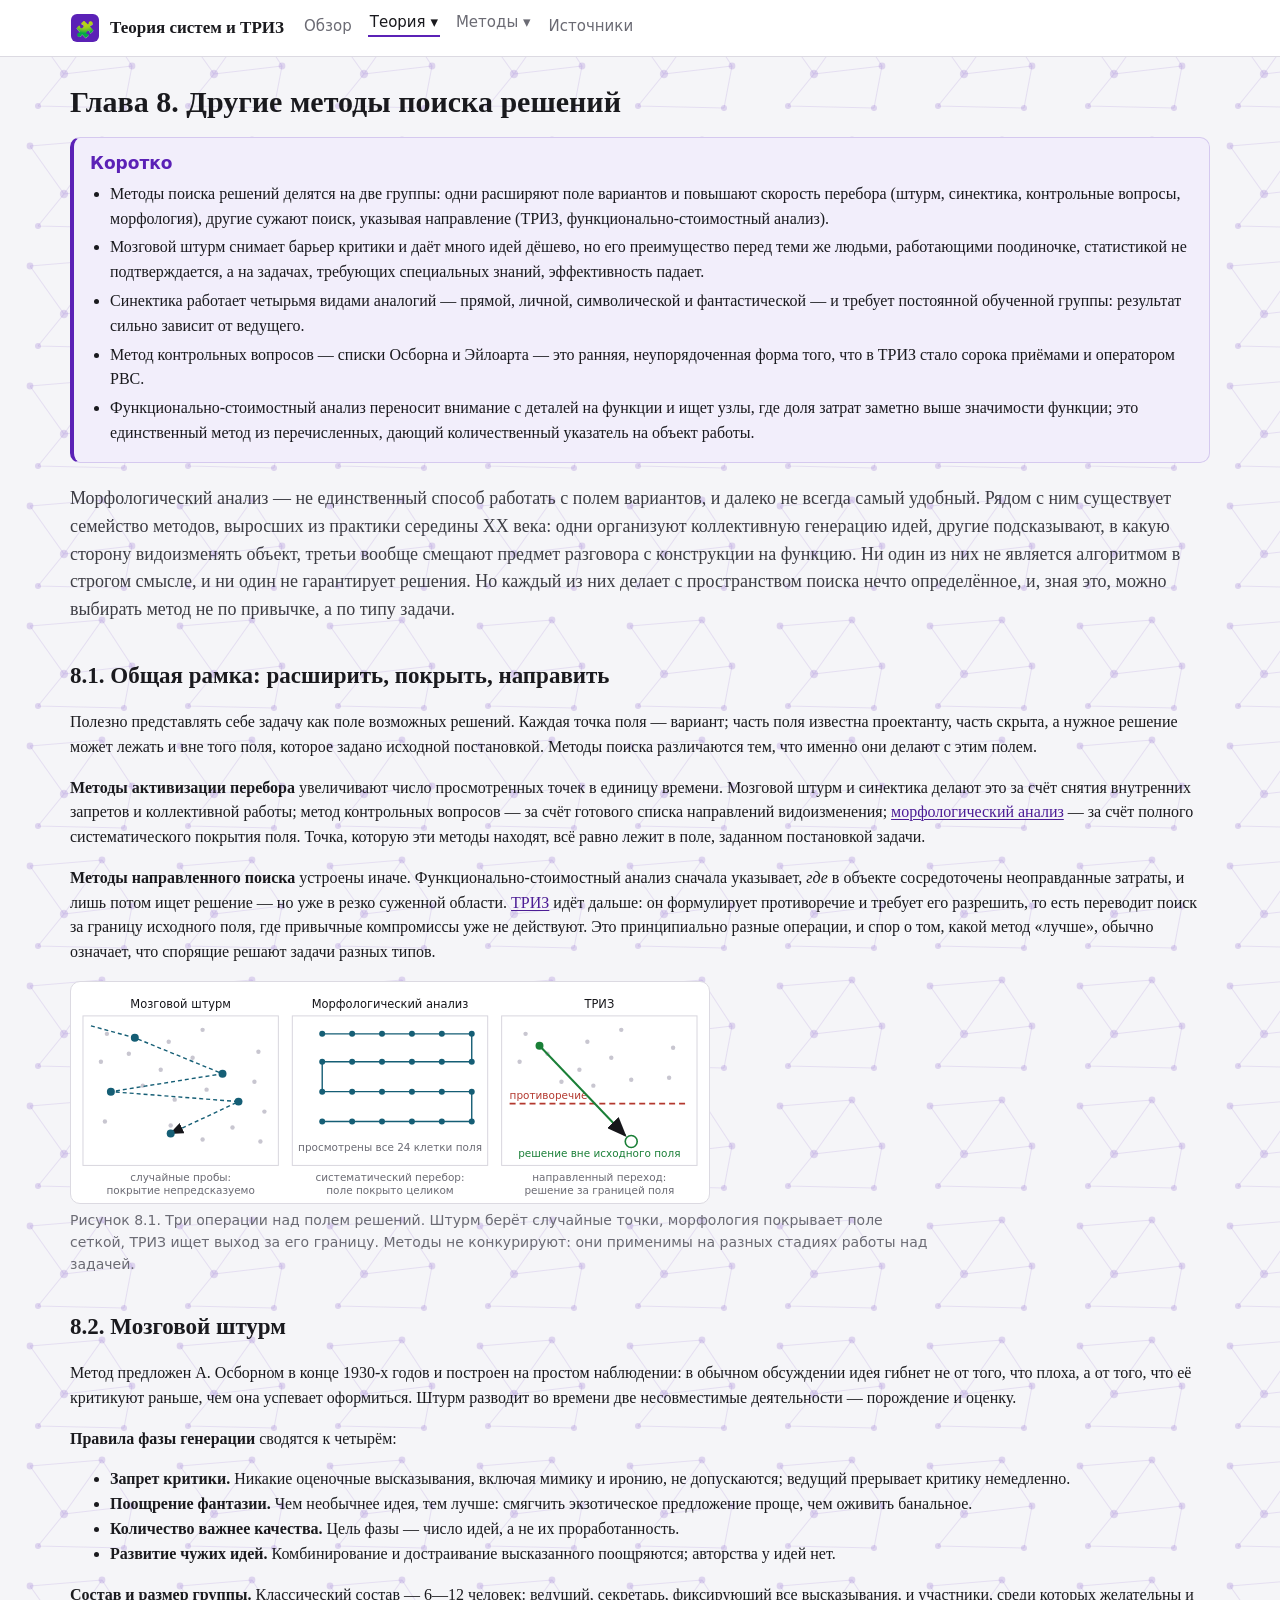
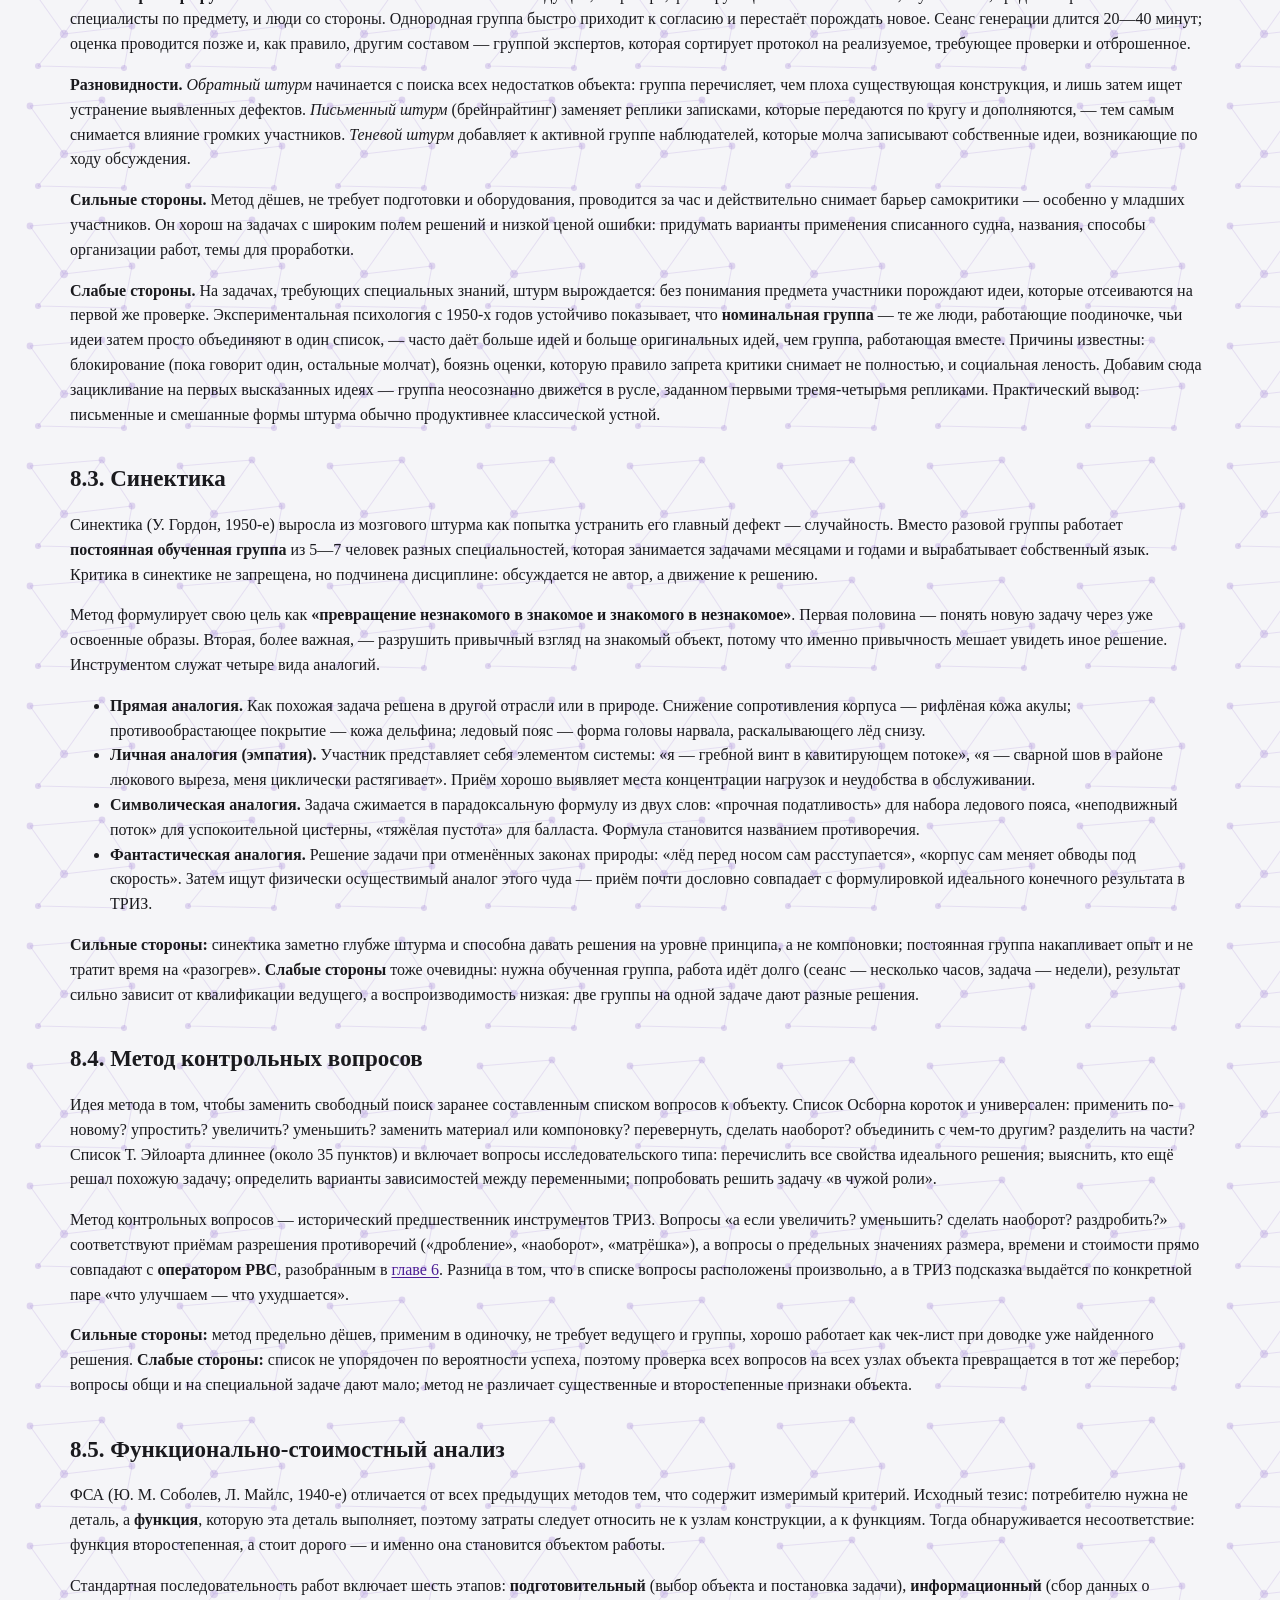
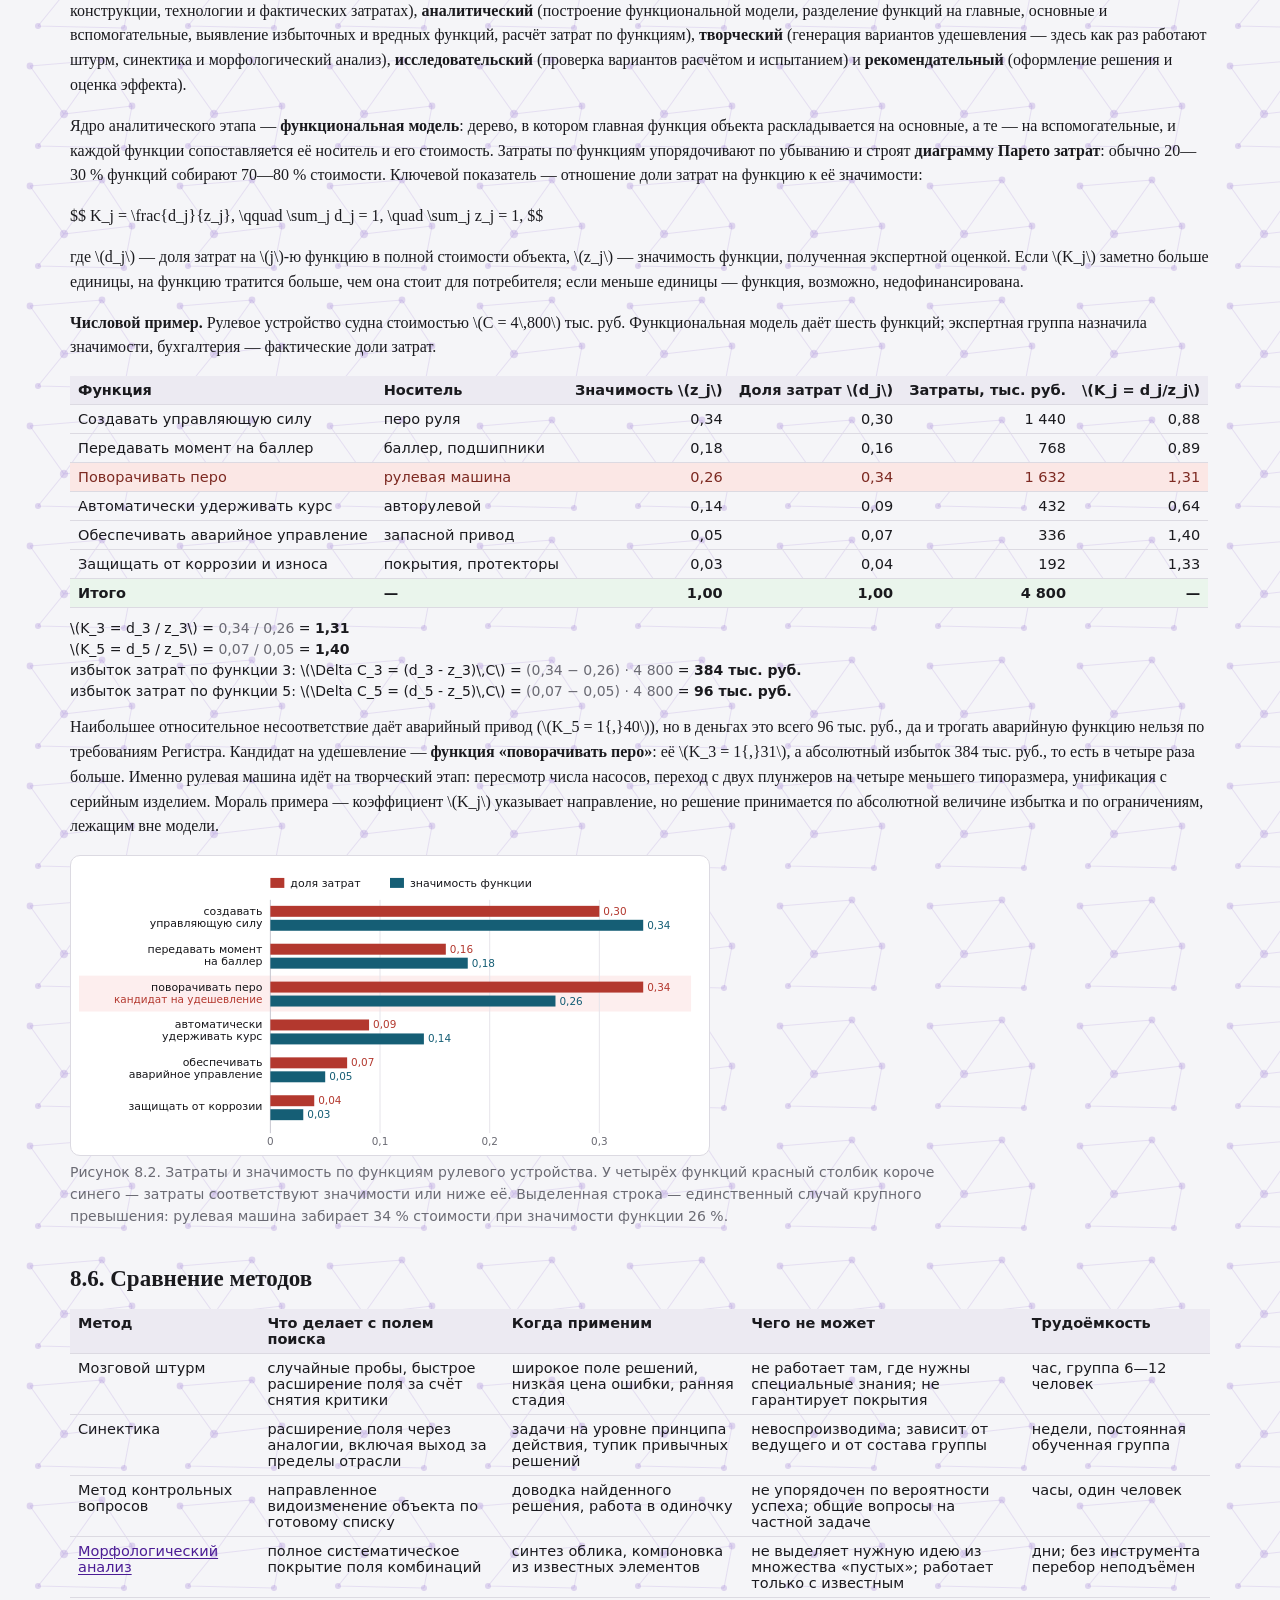
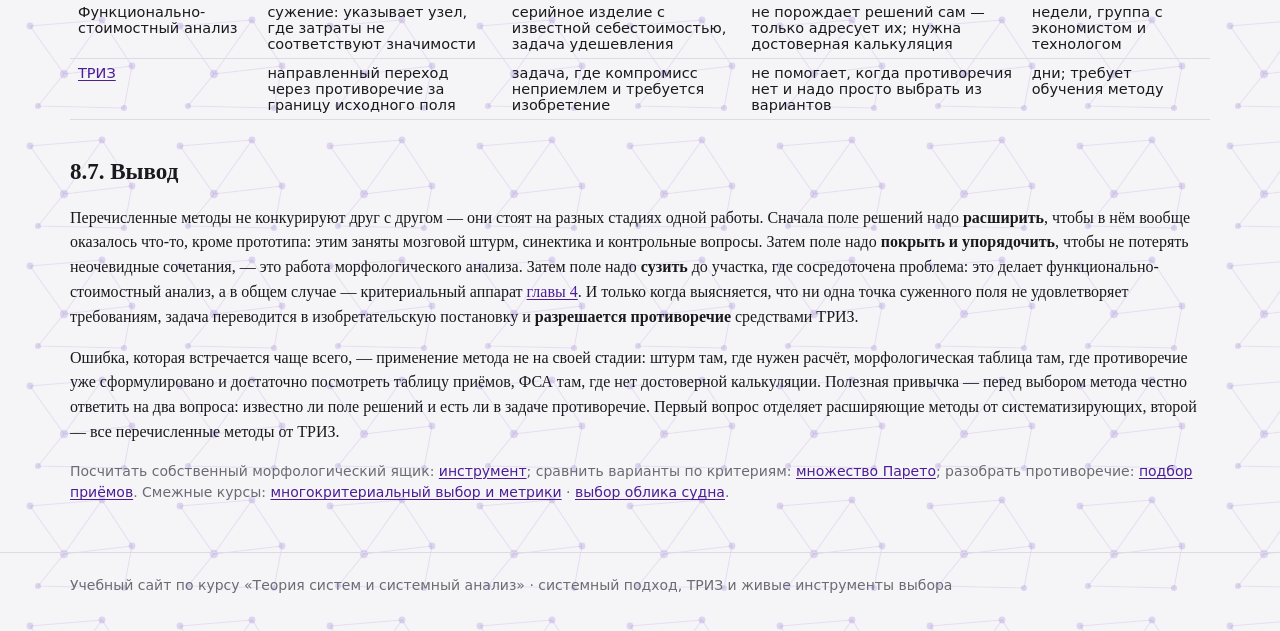
<file: site/t-creative.html>
<!doctype html>
<html lang="ru">
<head>
<meta charset="utf-8">
<meta name="viewport" content="width=device-width, initial-scale=1">
<title>Глава 8. Другие методы поиска решений</title>
<meta name="description" content="Методы активизации поиска решений: мозговой штурм Осборна и его разновидности, синектика Гордона и четыре вида аналогий, метод контрольных вопросов Осборна и Эйлоарта, функционально-стоимостный анализ с числовым примером, сравнение методов по полю поиска и трудоёмкости.">
<link rel="icon" href="data:image/svg+xml,<svg xmlns=%22http://www.w3.org/2000/svg%22 viewBox=%220 0 100 100%22><text y=%22.9em%22 font-size=%2290%22>🧩</text></svg>">
<link rel="stylesheet" href="assets/style.css">
</head>
<body>
<script src="assets/shell.js"></script>
<script src="assets/site.js" data-root="./" data-page="t-creative"></script>
<main class="wrap">
  <h1>Глава 8. Другие методы поиска решений</h1>

  <div class="tldr">
    <h2>Коротко</h2>
    <ul>
      <li>Методы поиска решений делятся на две группы: одни расширяют поле
      вариантов и повышают скорость перебора (штурм, синектика, контрольные
      вопросы, морфология), другие сужают поиск, указывая направление (ТРИЗ,
      функционально-стоимостный анализ).</li>
      <li>Мозговой штурм снимает барьер критики и даёт много идей дёшево, но
      его преимущество перед теми же людьми, работающими поодиночке, статистикой
      не подтверждается, а на задачах, требующих специальных знаний,
      эффективность падает.</li>
      <li>Синектика работает четырьмя видами аналогий — прямой, личной,
      символической и фантастической — и требует постоянной обученной группы:
      результат сильно зависит от ведущего.</li>
      <li>Метод контрольных вопросов — списки Осборна и Эйлоарта — это ранняя,
      неупорядоченная форма того, что в ТРИЗ стало сорока приёмами и оператором
      РВС.</li>
      <li>Функционально-стоимостный анализ переносит внимание с деталей на
      функции и ищет узлы, где доля затрат заметно выше значимости функции;
      это единственный метод из перечисленных, дающий количественный указатель
      на объект работы.</li>
    </ul>
  </div>

  <p class="lead">Морфологический анализ — не единственный способ работать с
  полем вариантов, и далеко не всегда самый удобный. Рядом с ним существует
  семейство методов, выросших из практики середины XX века: одни организуют
  коллективную генерацию идей, другие подсказывают, в какую сторону
  видоизменять объект, третьи вообще смещают предмет разговора с конструкции на
  функцию. Ни один из них не является алгоритмом в строгом смысле, и ни один не
  гарантирует решения. Но каждый из них делает с пространством поиска нечто
  определённое, и, зная это, можно выбирать метод не по привычке, а по типу
  задачи.</p>

  <h2>8.1. Общая рамка: расширить, покрыть, направить</h2>

  <p>Полезно представлять себе задачу как поле возможных решений. Каждая точка
  поля — вариант; часть поля известна проектанту, часть скрыта, а нужное
  решение может лежать и вне того поля, которое задано исходной постановкой.
  Методы поиска различаются тем, что именно они делают с этим полем.</p>

  <p><b>Методы активизации перебора</b> увеличивают число просмотренных точек в
  единицу времени. Мозговой штурм и синектика делают это за счёт снятия
  внутренних запретов и коллективной работы; метод контрольных вопросов — за
  счёт готового списка направлений видоизменения;
  <a href="t-morph">морфологический анализ</a> — за счёт полного
  систематического покрытия поля. Точка, которую эти методы находят, всё равно
  лежит в поле, заданном постановкой задачи.</p>

  <p><b>Методы направленного поиска</b> устроены иначе. Функционально-стоимостный
  анализ сначала указывает, <i>где</i> в объекте сосредоточены неоправданные
  затраты, и лишь потом ищет решение — но уже в резко суженной области.
  <a href="t-triz-basics">ТРИЗ</a> идёт дальше: он формулирует противоречие и
  требует его разрешить, то есть переводит поиск за границу исходного поля, где
  привычные компромиссы уже не действуют. Это принципиально разные операции, и
  спор о том, какой метод «лучше», обычно означает, что спорящие решают задачи
  разных типов.</p>

  <svg viewBox="0 0 640 222" class="geo-board" style="max-width:640px" role="img" aria-label="Три способа работы с полем решений: случайные пробы, систематический перебор и направленный переход через противоречие">
    <text x="110" y="26" text-anchor="middle" style="font:11.5px system-ui;fill:#16161a">Мозговой штурм</text>
    <text x="320" y="26" text-anchor="middle" style="font:11.5px system-ui;fill:#16161a">Морфологический анализ</text>
    <text x="530" y="26" text-anchor="middle" style="font:11.5px system-ui;fill:#16161a">ТРИЗ</text>

    <rect x="12" y="34" width="196" height="150" fill="#fff" stroke="#d8d6de"/>
    <rect x="222" y="34" width="196" height="150" fill="#fff" stroke="#d8d6de"/>
    <rect x="432" y="34" width="196" height="150" fill="#fff" stroke="#d8d6de"/>

    <!-- панель 1: случайные пробы -->
    <g fill="#c8c6d0">
      <circle cx="36" cy="52" r="2.2"/><circle cx="98" cy="60" r="2.2"/>
      <circle cx="132" cy="48" r="2.2"/><circle cx="188" cy="70" r="2.2"/>
      <circle cx="30" cy="80" r="2.2"/><circle cx="58" cy="72" r="2.2"/>
      <circle cx="90" cy="88" r="2.2"/><circle cx="122" cy="76" r="2.2"/>
      <circle cx="184" cy="100" r="2.2"/><circle cx="72" cy="104" r="2.2"/>
      <circle cx="104" cy="118" r="2.2"/><circle cx="136" cy="108" r="2.2"/>
      <circle cx="194" cy="130" r="2.2"/><circle cx="34" cy="140" r="2.2"/>
      <circle cx="100" cy="144" r="2.2"/><circle cx="132" cy="158" r="2.2"/>
      <circle cx="162" cy="146" r="2.2"/><circle cx="190" cy="160" r="2.2"/>
    </g>
    <polyline points="20,44 64,56 152,92 40,110 168,120 100,152" fill="none"
      stroke="#155e75" stroke-width="1.4" stroke-dasharray="4 3" marker-end="url(#arrE)"/>
    <g fill="#155e75">
      <circle cx="64" cy="56" r="4"/><circle cx="152" cy="92" r="4"/>
      <circle cx="40" cy="110" r="4"/><circle cx="168" cy="120" r="4"/>
      <circle cx="100" cy="152" r="4"/>
    </g>

    <!-- панель 2: систематический перебор -->
    <polyline points="252,52 282,52 312,52 342,52 372,52 402,52 402,80 372,80 342,80 312,80 282,80 252,80 252,110 282,110 312,110 342,110 372,110 402,110 402,140 372,140 342,140 312,140 282,140 252,140"
      fill="none" stroke="#155e75" stroke-width="1.4"/>
    <g fill="#155e75">
      <circle cx="252" cy="52" r="3"/><circle cx="282" cy="52" r="3"/><circle cx="312" cy="52" r="3"/>
      <circle cx="342" cy="52" r="3"/><circle cx="372" cy="52" r="3"/><circle cx="402" cy="52" r="3"/>
      <circle cx="252" cy="80" r="3"/><circle cx="282" cy="80" r="3"/><circle cx="312" cy="80" r="3"/>
      <circle cx="342" cy="80" r="3"/><circle cx="372" cy="80" r="3"/><circle cx="402" cy="80" r="3"/>
      <circle cx="252" cy="110" r="3"/><circle cx="282" cy="110" r="3"/><circle cx="312" cy="110" r="3"/>
      <circle cx="342" cy="110" r="3"/><circle cx="372" cy="110" r="3"/><circle cx="402" cy="110" r="3"/>
      <circle cx="252" cy="140" r="3"/><circle cx="282" cy="140" r="3"/><circle cx="312" cy="140" r="3"/>
      <circle cx="342" cy="140" r="3"/><circle cx="372" cy="140" r="3"/><circle cx="402" cy="140" r="3"/>
    </g>
    <text x="320" y="170" text-anchor="middle" style="font:10.5px system-ui;fill:#6b6b74">просмотрены все 24 клетки поля</text>

    <!-- панель 3: направленный переход -->
    <g fill="#c8c6d0">
      <circle cx="456" cy="52" r="2.2"/><circle cx="518" cy="60" r="2.2"/>
      <circle cx="552" cy="48" r="2.2"/><circle cx="604" cy="66" r="2.2"/>
      <circle cx="450" cy="80" r="2.2"/><circle cx="478" cy="72" r="2.2"/>
      <circle cx="510" cy="88" r="2.2"/><circle cx="542" cy="76" r="2.2"/>
      <circle cx="600" cy="96" r="2.2"/><circle cx="492" cy="100" r="2.2"/>
      <circle cx="562" cy="98" r="2.2"/><circle cx="524" cy="104" r="2.2"/>
    </g>
    <line x1="440" y1="122" x2="620" y2="122" stroke="#b3382e" stroke-width="1.6" stroke-dasharray="6 4"/>
    <text x="440" y="117" style="font:10.5px system-ui;fill:#b3382e">противоречие</text>
    <path d="M470,64 L556,154" fill="none" stroke="#1a7f37" stroke-width="2" marker-end="url(#arrE)"/>
    <circle cx="470" cy="64" r="4" fill="#1a7f37"/>
    <circle cx="562" cy="160" r="6" fill="none" stroke="#1a7f37" stroke-width="1.6"/>
    <text x="530" y="176" text-anchor="middle" style="font:10.5px system-ui;fill:#1a7f37">решение вне исходного поля</text>

    <text x="110" y="200" text-anchor="middle" style="font:10.5px system-ui;fill:#6b6b74">случайные пробы:</text>
    <text x="110" y="213" text-anchor="middle" style="font:10.5px system-ui;fill:#6b6b74">покрытие непредсказуемо</text>
    <text x="320" y="200" text-anchor="middle" style="font:10.5px system-ui;fill:#6b6b74">систематический перебор:</text>
    <text x="320" y="213" text-anchor="middle" style="font:10.5px system-ui;fill:#6b6b74">поле покрыто целиком</text>
    <text x="530" y="200" text-anchor="middle" style="font:10.5px system-ui;fill:#6b6b74">направленный переход:</text>
    <text x="530" y="213" text-anchor="middle" style="font:10.5px system-ui;fill:#6b6b74">решение за границей поля</text>
  </svg>
  <div class="caption">Рисунок 8.1. Три операции над полем решений. Штурм
  берёт случайные точки, морфология покрывает поле сеткой, ТРИЗ ищет выход за
  его границу. Методы не конкурируют: они применимы на разных стадиях работы
  над задачей.</div>

  <h2>8.2. Мозговой штурм</h2>

  <p>Метод предложен А. Осборном в конце 1930-х годов и построен на простом
  наблюдении: в обычном обсуждении идея гибнет не от того, что плоха, а от
  того, что её критикуют раньше, чем она успевает оформиться. Штурм разводит во
  времени две несовместимые деятельности — порождение и оценку.</p>

  <p><b>Правила фазы генерации</b> сводятся к четырём:</p>
  <ul>
    <li><b>Запрет критики.</b> Никакие оценочные высказывания, включая мимику и
    иронию, не допускаются; ведущий прерывает критику немедленно.</li>
    <li><b>Поощрение фантазии.</b> Чем необычнее идея, тем лучше: смягчить
    экзотическое предложение проще, чем оживить банальное.</li>
    <li><b>Количество важнее качества.</b> Цель фазы — число идей, а не их
    проработанность.</li>
    <li><b>Развитие чужих идей.</b> Комбинирование и достраивание высказанного
    поощряются; авторства у идей нет.</li>
  </ul>

  <p><b>Состав и размер группы.</b> Классический состав — 6—12 человек:
  ведущий, секретарь, фиксирующий все высказывания, и участники, среди которых
  желательны и специалисты по предмету, и люди со стороны. Однородная группа
  быстро приходит к согласию и перестаёт порождать новое. Сеанс генерации
  длится 20—40 минут; оценка проводится позже и, как правило, другим составом —
  группой экспертов, которая сортирует протокол на реализуемое, требующее
  проверки и отброшенное.</p>

  <p><b>Разновидности.</b> <i>Обратный штурм</i> начинается с поиска всех
  недостатков объекта: группа перечисляет, чем плоха существующая конструкция,
  и лишь затем ищет устранение выявленных дефектов. <i>Письменный штурм</i>
  (брейнрайтинг) заменяет реплики записками, которые передаются по кругу и
  дополняются, — тем самым снимается влияние громких участников.
  <i>Теневой штурм</i> добавляет к активной группе наблюдателей, которые
  молча записывают собственные идеи, возникающие по ходу обсуждения.</p>

  <p><b>Сильные стороны.</b> Метод дёшев, не требует подготовки и оборудования,
  проводится за час и действительно снимает барьер самокритики — особенно у
  младших участников. Он хорош на задачах с широким полем решений и низкой
  ценой ошибки: придумать варианты применения списанного судна, названия,
  способы организации работ, темы для проработки.</p>

  <p><b>Слабые стороны.</b> На задачах, требующих специальных знаний, штурм
  вырождается: без понимания предмета участники порождают идеи, которые
  отсеиваются на первой же проверке. Экспериментальная психология с 1950-х
  годов устойчиво показывает, что <b>номинальная группа</b> — те же люди,
  работающие поодиночке, чьи идеи затем просто объединяют в один список, —
  часто даёт больше идей и больше оригинальных идей, чем группа, работающая
  вместе. Причины известны: блокирование (пока говорит один, остальные
  молчат), боязнь оценки, которую правило запрета критики снимает не полностью,
  и социальная леность. Добавим сюда зацикливание на первых высказанных идеях —
  группа неосознанно движется в русле, заданном первыми тремя-четырьмя
  репликами. Практический вывод: письменные и смешанные формы штурма обычно
  продуктивнее классической устной.</p>

  <h2>8.3. Синектика</h2>

  <p>Синектика (У. Гордон, 1950-е) выросла из мозгового штурма как попытка
  устранить его главный дефект — случайность. Вместо разовой группы работает
  <b>постоянная обученная группа</b> из 5—7 человек разных специальностей,
  которая занимается задачами месяцами и годами и вырабатывает собственный
  язык. Критика в синектике не запрещена, но подчинена дисциплине: обсуждается
  не автор, а движение к решению.</p>

  <p>Метод формулирует свою цель как <b>«превращение незнакомого в знакомое и
  знакомого в незнакомое»</b>. Первая половина — понять новую задачу через уже
  освоенные образы. Вторая, более важная, — разрушить привычный взгляд на
  знакомый объект, потому что именно привычность мешает увидеть иное решение.
  Инструментом служат четыре вида аналогий.</p>

  <ul>
    <li><b>Прямая аналогия.</b> Как похожая задача решена в другой отрасли или
    в природе. Снижение сопротивления корпуса — рифлёная кожа акулы;
    противообрастающее покрытие — кожа дельфина; ледовый пояс — форма головы
    нарвала, раскалывающего лёд снизу.</li>
    <li><b>Личная аналогия (эмпатия).</b> Участник представляет себя элементом
    системы: «я — гребной винт в кавитирующем потоке», «я — сварной шов в
    районе люкового выреза, меня циклически растягивает». Приём хорошо выявляет
    места концентрации нагрузок и неудобства в обслуживании.</li>
    <li><b>Символическая аналогия.</b> Задача сжимается в парадоксальную формулу
    из двух слов: «прочная податливость» для набора ледового пояса,
    «неподвижный поток» для успокоительной цистерны, «тяжёлая пустота» для
    балласта. Формула становится названием противоречия.</li>
    <li><b>Фантастическая аналогия.</b> Решение задачи при отменённых законах
    природы: «лёд перед носом сам расступается», «корпус сам меняет обводы под
    скорость». Затем ищут физически осуществимый аналог этого чуда — приём
    почти дословно совпадает с формулировкой идеального конечного результата
    в ТРИЗ.</li>
  </ul>

  <p><b>Сильные стороны:</b> синектика заметно глубже штурма и способна давать
  решения на уровне принципа, а не компоновки; постоянная группа накапливает
  опыт и не тратит время на «разогрев». <b>Слабые стороны</b> тоже очевидны:
  нужна обученная группа, работа идёт долго (сеанс — несколько часов, задача —
  недели), результат сильно зависит от квалификации ведущего, а воспроизводимость
  низкая: две группы на одной задаче дают разные решения.</p>

  <h2>8.4. Метод контрольных вопросов</h2>

  <p>Идея метода в том, чтобы заменить свободный поиск заранее составленным
  списком вопросов к объекту. Список Осборна короток и универсален:
  применить по-новому? упростить? увеличить? уменьшить? заменить материал или
  компоновку? перевернуть, сделать наоборот? объединить с чем-то другим?
  разделить на части? Список Т. Эйлоарта длиннее (около 35 пунктов) и включает
  вопросы исследовательского типа: перечислить все свойства идеального решения;
  выяснить, кто ещё решал похожую задачу; определить варианты зависимостей
  между переменными; попробовать решить задачу «в чужой роли».</p>

  <p>Метод контрольных вопросов — исторический предшественник инструментов
  ТРИЗ. Вопросы «а если увеличить? уменьшить? сделать наоборот? раздробить?»
  соответствуют приёмам разрешения противоречий («дробление», «наоборот»,
  «матрёшка»), а вопросы о предельных значениях размера, времени и стоимости
  прямо совпадают с <b>оператором РВС</b>, разобранным
  в <a href="t-triz-tools">главе 6</a>. Разница в том, что в списке вопросы
  расположены произвольно, а в ТРИЗ подсказка выдаётся по конкретной паре
  «что улучшаем — что ухудшается».</p>

  <p><b>Сильные стороны:</b> метод предельно дёшев, применим в одиночку, не
  требует ведущего и группы, хорошо работает как чек-лист при доводке уже
  найденного решения. <b>Слабые стороны:</b> список не упорядочен по
  вероятности успеха, поэтому проверка всех вопросов на всех узлах объекта
  превращается в тот же перебор; вопросы общи и на специальной задаче дают
  мало; метод не различает существенные и второстепенные признаки объекта.</p>

  <h2>8.5. Функционально-стоимостный анализ</h2>

  <p>ФСА (Ю. М. Соболев, Л. Майлс, 1940-е) отличается от всех предыдущих
  методов тем, что содержит измеримый критерий. Исходный тезис: потребителю
  нужна не деталь, а <b>функция</b>, которую эта деталь выполняет, поэтому
  затраты следует относить не к узлам конструкции, а к функциям. Тогда
  обнаруживается несоответствие: функция второстепенная, а стоит дорого — и
  именно она становится объектом работы.</p>

  <p>Стандартная последовательность работ включает шесть этапов:
  <b>подготовительный</b> (выбор объекта и постановка задачи),
  <b>информационный</b> (сбор данных о конструкции, технологии и
  фактических затратах), <b>аналитический</b> (построение функциональной модели,
  разделение функций на главные, основные и вспомогательные, выявление
  избыточных и вредных функций, расчёт затрат по функциям),
  <b>творческий</b> (генерация вариантов удешевления — здесь как раз работают
  штурм, синектика и морфологический анализ), <b>исследовательский</b>
  (проверка вариантов расчётом и испытанием) и <b>рекомендательный</b>
  (оформление решения и оценка эффекта).</p>

  <p>Ядро аналитического этапа — <b>функциональная модель</b>: дерево, в
  котором главная функция объекта раскладывается на основные, а те — на
  вспомогательные, и каждой функции сопоставляется её носитель и его
  стоимость. Затраты по функциям упорядочивают по убыванию и строят
  <b>диаграмму Парето затрат</b>: обычно 20—30 % функций собирают 70—80 %
  стоимости. Ключевой показатель — отношение доли затрат на функцию к её
  значимости:</p>

  $$ K_j = \frac{d_j}{z_j}, \qquad \sum_j d_j = 1, \quad \sum_j z_j = 1, $$

  <p>где \(d_j\) — доля затрат на \(j\)-ю функцию в полной стоимости объекта,
  \(z_j\) — значимость функции, полученная экспертной оценкой. Если
  \(K_j\) заметно больше единицы, на функцию тратится больше, чем она стоит для
  потребителя; если меньше единицы — функция, возможно, недофинансирована.</p>

  <p><b>Числовой пример.</b> Рулевое устройство судна стоимостью
  \(C = 4\,800\) тыс. руб. Функциональная модель даёт шесть функций; экспертная
  группа назначила значимости, бухгалтерия — фактические доли затрат.</p>

  <table class="el">
    <thead>
      <tr><th>Функция</th><th>Носитель</th><th class="num">Значимость \(z_j\)</th>
        <th class="num">Доля затрат \(d_j\)</th><th class="num">Затраты, тыс. руб.</th>
        <th class="num">\(K_j = d_j/z_j\)</th></tr>
    </thead>
    <tbody>
      <tr><td>Создавать управляющую силу</td><td>перо руля</td>
        <td class="num">0,34</td><td class="num">0,30</td><td class="num">1 440</td><td class="num">0,88</td></tr>
      <tr><td>Передавать момент на баллер</td><td>баллер, подшипники</td>
        <td class="num">0,18</td><td class="num">0,16</td><td class="num">768</td><td class="num">0,89</td></tr>
      <tr class="drop"><td>Поворачивать перо</td><td>рулевая машина</td>
        <td class="num">0,26</td><td class="num">0,34</td><td class="num">1 632</td><td class="num">1,31</td></tr>
      <tr><td>Автоматически удерживать курс</td><td>авторулевой</td>
        <td class="num">0,14</td><td class="num">0,09</td><td class="num">432</td><td class="num">0,64</td></tr>
      <tr><td>Обеспечивать аварийное управление</td><td>запасной привод</td>
        <td class="num">0,05</td><td class="num">0,07</td><td class="num">336</td><td class="num">1,40</td></tr>
      <tr><td>Защищать от коррозии и износа</td><td>покрытия, протекторы</td>
        <td class="num">0,03</td><td class="num">0,04</td><td class="num">192</td><td class="num">1,33</td></tr>
      <tr class="pick"><td>Итого</td><td>—</td><td class="num">1,00</td>
        <td class="num">1,00</td><td class="num">4 800</td><td class="num">—</td></tr>
    </tbody>
  </table>

  <div class="calc-row">\(K_3 = d_3 / z_3\) =
    <span style="color:#6b6b74">0,34 / 0,26</span> = <b>1,31</b></div>
  <div class="calc-row">\(K_5 = d_5 / z_5\) =
    <span style="color:#6b6b74">0,07 / 0,05</span> = <b>1,40</b></div>
  <div class="calc-row">избыток затрат по функции 3: \(\Delta C_3 = (d_3 - z_3)\,C\) =
    <span style="color:#6b6b74">(0,34 − 0,26) · 4 800</span> = <b>384 тыс. руб.</b></div>
  <div class="calc-row">избыток затрат по функции 5: \(\Delta C_5 = (d_5 - z_5)\,C\) =
    <span style="color:#6b6b74">(0,07 − 0,05) · 4 800</span> = <b>96 тыс. руб.</b></div>

  <p>Наибольшее относительное несоответствие даёт аварийный привод
  (\(K_5 = 1{,}40\)), но в деньгах это всего 96 тыс. руб., да и трогать
  аварийную функцию нельзя по требованиям Регистра. Кандидат на удешевление —
  <b>функция «поворачивать перо»</b>: её \(K_3 = 1{,}31\), а абсолютный избыток
  384 тыс. руб., то есть в четыре раза больше. Именно рулевая машина идёт на
  творческий этап: пересмотр числа насосов, переход с двух плунжеров на
  четыре меньшего типоразмера, унификация с серийным изделием. Мораль
  примера — коэффициент \(K_j\) указывает направление, но решение принимается
  по абсолютной величине избытка и по ограничениям, лежащим вне модели.</p>

  <svg viewBox="0 0 640 300" class="geo-board" style="max-width:640px" role="img" aria-label="Диаграмма ФСА: доля затрат и значимость по функциям рулевого устройства">
    <rect x="8" y="120" width="614" height="36" fill="#fdeeee"/>
    <line x1="200" y1="44" x2="200" y2="278" stroke="#c8c6d0"/>
    <line x1="310" y1="44" x2="310" y2="278" stroke="#e6e4ea"/>
    <line x1="420" y1="44" x2="420" y2="278" stroke="#e6e4ea"/>
    <line x1="530" y1="44" x2="530" y2="278" stroke="#e6e4ea"/>
    <text x="200" y="290" text-anchor="middle" style="font:10.5px system-ui;fill:#6b6b74">0</text>
    <text x="310" y="290" text-anchor="middle" style="font:10.5px system-ui;fill:#6b6b74">0,1</text>
    <text x="420" y="290" text-anchor="middle" style="font:10.5px system-ui;fill:#6b6b74">0,2</text>
    <text x="530" y="290" text-anchor="middle" style="font:10.5px system-ui;fill:#6b6b74">0,3</text>

    <rect x="200" y="22" width="14" height="10" fill="#b3382e"/>
    <text x="220" y="31" style="font:11px system-ui;fill:#16161a">доля затрат</text>
    <rect x="320" y="22" width="14" height="10" fill="#155e75"/>
    <text x="340" y="31" style="font:11px system-ui;fill:#16161a">значимость функции</text>

    <!-- функция 1 -->
    <text x="192" y="59" text-anchor="end" style="font:11px system-ui;fill:#16161a">создавать</text>
    <text x="192" y="71" text-anchor="end" style="font:11px system-ui;fill:#16161a">управляющую силу</text>
    <rect x="200" y="50" width="330" height="11" fill="#b3382e"/>
    <rect x="200" y="64" width="374" height="11" fill="#155e75"/>
    <text x="534" y="59" style="font:10.5px system-ui;fill:#b3382e">0,30</text>
    <text x="578" y="73" style="font:10.5px system-ui;fill:#155e75">0,34</text>

    <!-- функция 2 -->
    <text x="192" y="97" text-anchor="end" style="font:11px system-ui;fill:#16161a">передавать момент</text>
    <text x="192" y="109" text-anchor="end" style="font:11px system-ui;fill:#16161a">на баллер</text>
    <rect x="200" y="88" width="176" height="11" fill="#b3382e"/>
    <rect x="200" y="102" width="198" height="11" fill="#155e75"/>
    <text x="380" y="97" style="font:10.5px system-ui;fill:#b3382e">0,16</text>
    <text x="402" y="111" style="font:10.5px system-ui;fill:#155e75">0,18</text>

    <!-- функция 3 -->
    <text x="192" y="135" text-anchor="end" style="font:11px system-ui;fill:#16161a">поворачивать перо</text>
    <text x="192" y="147" text-anchor="end" style="font:10.5px system-ui;fill:#b3382e">кандидат на удешевление</text>
    <rect x="200" y="126" width="374" height="11" fill="#b3382e"/>
    <rect x="200" y="140" width="286" height="11" fill="#155e75"/>
    <text x="578" y="135" style="font:10.5px system-ui;fill:#b3382e">0,34</text>
    <text x="490" y="149" style="font:10.5px system-ui;fill:#155e75">0,26</text>

    <!-- функция 4 -->
    <text x="192" y="173" text-anchor="end" style="font:11px system-ui;fill:#16161a">автоматически</text>
    <text x="192" y="185" text-anchor="end" style="font:11px system-ui;fill:#16161a">удерживать курс</text>
    <rect x="200" y="164" width="99" height="11" fill="#b3382e"/>
    <rect x="200" y="178" width="154" height="11" fill="#155e75"/>
    <text x="303" y="173" style="font:10.5px system-ui;fill:#b3382e">0,09</text>
    <text x="358" y="187" style="font:10.5px system-ui;fill:#155e75">0,14</text>

    <!-- функция 5 -->
    <text x="192" y="211" text-anchor="end" style="font:11px system-ui;fill:#16161a">обеспечивать</text>
    <text x="192" y="223" text-anchor="end" style="font:11px system-ui;fill:#16161a">аварийное управление</text>
    <rect x="200" y="202" width="77" height="11" fill="#b3382e"/>
    <rect x="200" y="216" width="55" height="11" fill="#155e75"/>
    <text x="281" y="211" style="font:10.5px system-ui;fill:#b3382e">0,07</text>
    <text x="259" y="225" style="font:10.5px system-ui;fill:#155e75">0,05</text>

    <!-- функция 6 -->
    <text x="192" y="255" text-anchor="end" style="font:11px system-ui;fill:#16161a">защищать от коррозии</text>
    <rect x="200" y="240" width="44" height="11" fill="#b3382e"/>
    <rect x="200" y="254" width="33" height="11" fill="#155e75"/>
    <text x="248" y="249" style="font:10.5px system-ui;fill:#b3382e">0,04</text>
    <text x="237" y="263" style="font:10.5px system-ui;fill:#155e75">0,03</text>
  </svg>
  <div class="caption">Рисунок 8.2. Затраты и значимость по функциям рулевого
  устройства. У четырёх функций красный столбик короче синего — затраты
  соответствуют значимости или ниже её. Выделенная строка — единственный случай
  крупного превышения: рулевая машина забирает 34 % стоимости при значимости
  функции 26 %.</div>

  <h2>8.6. Сравнение методов</h2>

  <table class="el">
    <thead>
      <tr><th>Метод</th><th>Что делает с полем поиска</th><th>Когда применим</th>
        <th>Чего не может</th><th>Трудоёмкость</th></tr>
    </thead>
    <tbody>
      <tr><td>Мозговой штурм</td>
        <td>случайные пробы, быстрое расширение поля за счёт снятия критики</td>
        <td>широкое поле решений, низкая цена ошибки, ранняя стадия</td>
        <td>не работает там, где нужны специальные знания; не гарантирует покрытия</td>
        <td>час, группа 6—12 человек</td></tr>
      <tr><td>Синектика</td>
        <td>расширение поля через аналогии, включая выход за пределы отрасли</td>
        <td>задачи на уровне принципа действия, тупик привычных решений</td>
        <td>невоспроизводима; зависит от ведущего и от состава группы</td>
        <td>недели, постоянная обученная группа</td></tr>
      <tr><td>Метод контрольных вопросов</td>
        <td>направленное видоизменение объекта по готовому списку</td>
        <td>доводка найденного решения, работа в одиночку</td>
        <td>не упорядочен по вероятности успеха; общие вопросы на частной задаче</td>
        <td>часы, один человек</td></tr>
      <tr><td><a href="t-morph">Морфологический анализ</a></td>
        <td>полное систематическое покрытие поля комбинаций</td>
        <td>синтез облика, компоновка из известных элементов</td>
        <td>не выделяет нужную идею из множества «пустых»; работает только с известным</td>
        <td>дни; без инструмента перебор неподъёмен</td></tr>
      <tr><td>Функционально-стоимостный анализ</td>
        <td>сужение: указывает узел, где затраты не соответствуют значимости</td>
        <td>серийное изделие с известной себестоимостью, задача удешевления</td>
        <td>не порождает решений сам — только адресует их; нужна достоверная калькуляция</td>
        <td>недели, группа с экономистом и технологом</td></tr>
      <tr><td><a href="t-triz-tools">ТРИЗ</a></td>
        <td>направленный переход через противоречие за границу исходного поля</td>
        <td>задача, где компромисс неприемлем и требуется изобретение</td>
        <td>не помогает, когда противоречия нет и надо просто выбрать из вариантов</td>
        <td>дни; требует обучения методу</td></tr>
    </tbody>
  </table>

  <h2>8.7. Вывод</h2>

  <p>Перечисленные методы не конкурируют друг с другом — они стоят на разных
  стадиях одной работы. Сначала поле решений надо <b>расширить</b>, чтобы в нём
  вообще оказалось что-то, кроме прототипа: этим заняты мозговой штурм,
  синектика и контрольные вопросы. Затем поле надо <b>покрыть и упорядочить</b>,
  чтобы не потерять неочевидные сочетания, — это работа морфологического
  анализа. Затем поле надо <b>сузить</b> до участка, где сосредоточена
  проблема: это делает функционально-стоимостный анализ, а в общем случае —
  критериальный аппарат <a href="t-decision">главы 4</a>. И только когда
  выясняется, что ни одна точка суженного поля не удовлетворяет требованиям,
  задача переводится в изобретательскую постановку и <b>разрешается
  противоречие</b> средствами ТРИЗ.</p>

  <p>Ошибка, которая встречается чаще всего, — применение метода не на своей
  стадии: штурм там, где нужен расчёт, морфологическая таблица там, где
  противоречие уже сформулировано и достаточно посмотреть таблицу приёмов, ФСА
  там, где нет достоверной калькуляции. Полезная привычка — перед выбором
  метода честно ответить на два вопроса: известно ли поле решений и есть ли в
  задаче противоречие. Первый вопрос отделяет расширяющие методы от
  систематизирующих, второй — все перечисленные методы от ТРИЗ.</p>

  <p class="small">Посчитать собственный морфологический ящик:
  <a href="p-morph">инструмент</a>; сравнить варианты по критериям:
  <a href="p-pareto">множество Парето</a>; разобрать противоречие:
  <a href="p-contradiction">подбор приёмов</a>. Смежные курсы:
  <a href="https://shadeswd.duckdns.org/relmet/">многокритериальный выбор и метрики</a> ·
  <a href="https://shadeswd.duckdns.org/design/">выбор облика судна</a>.</p>
</main>
</body>
</html>
</file>
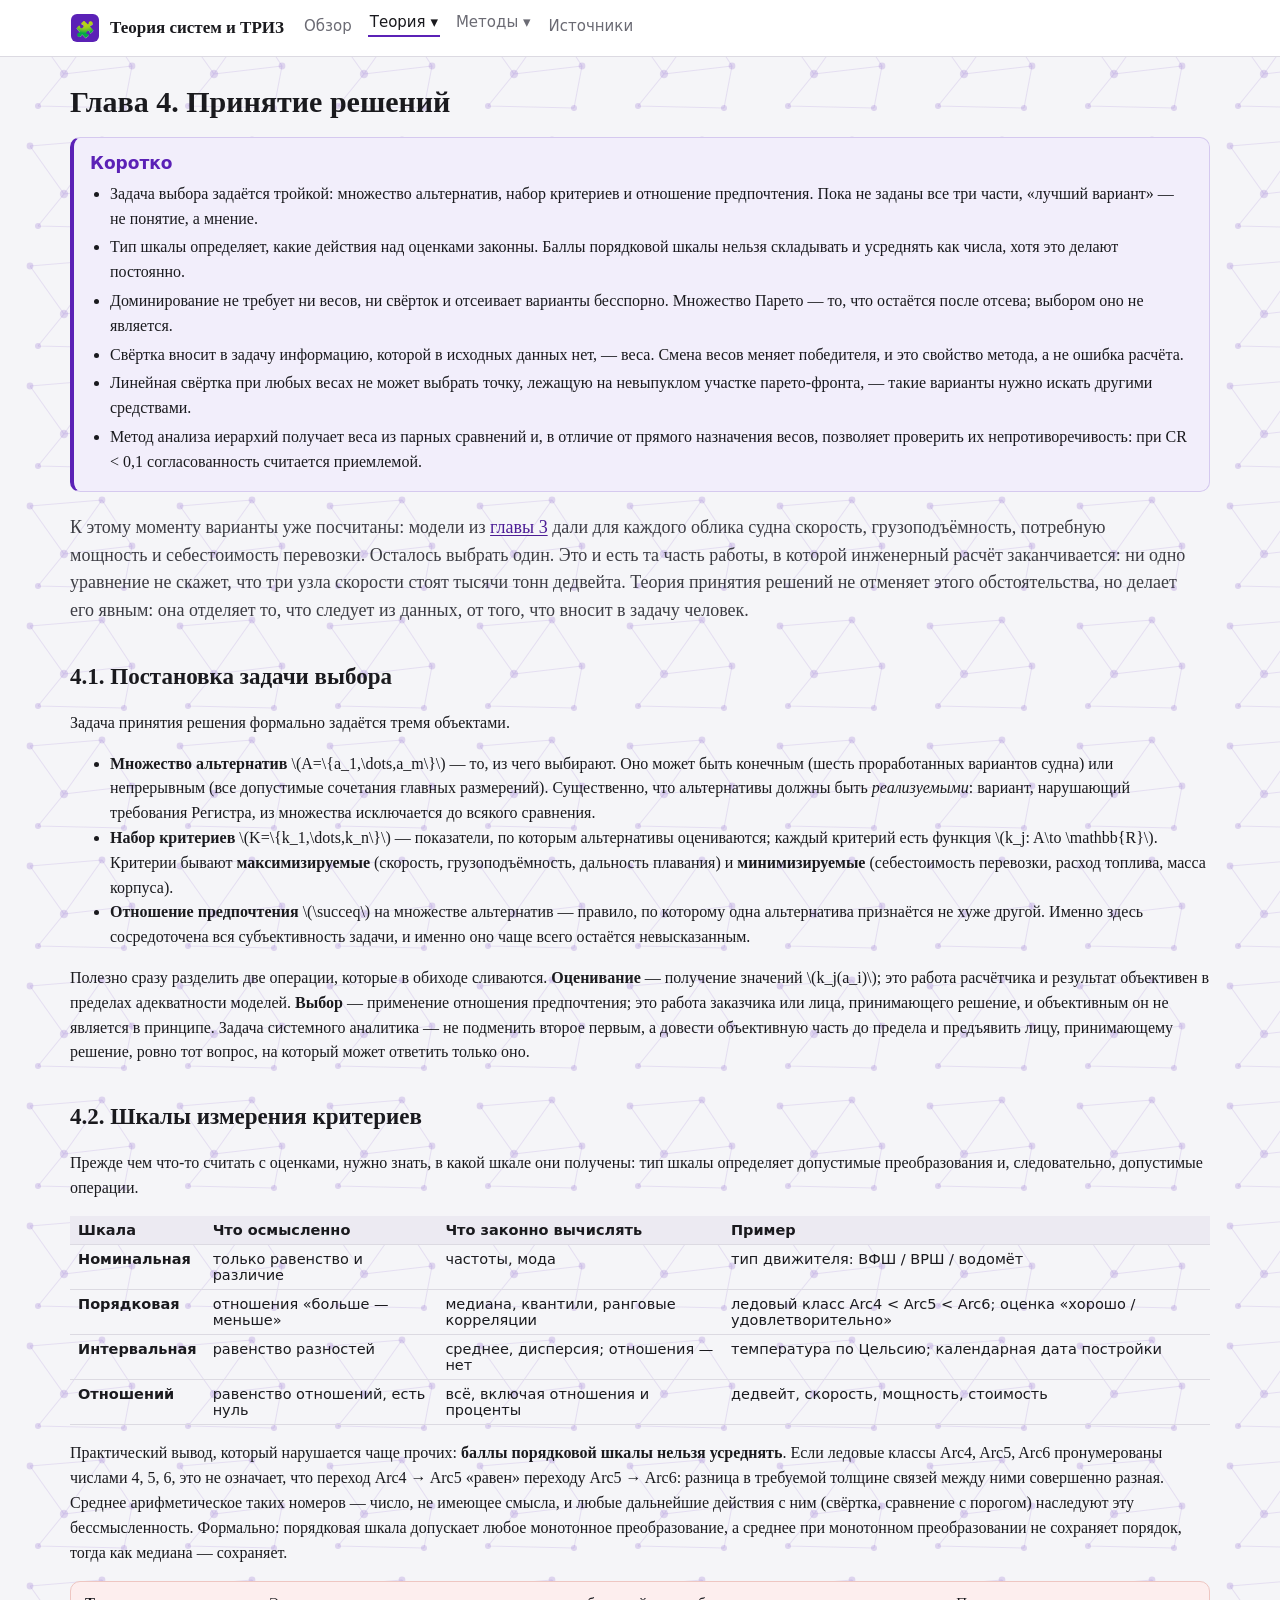
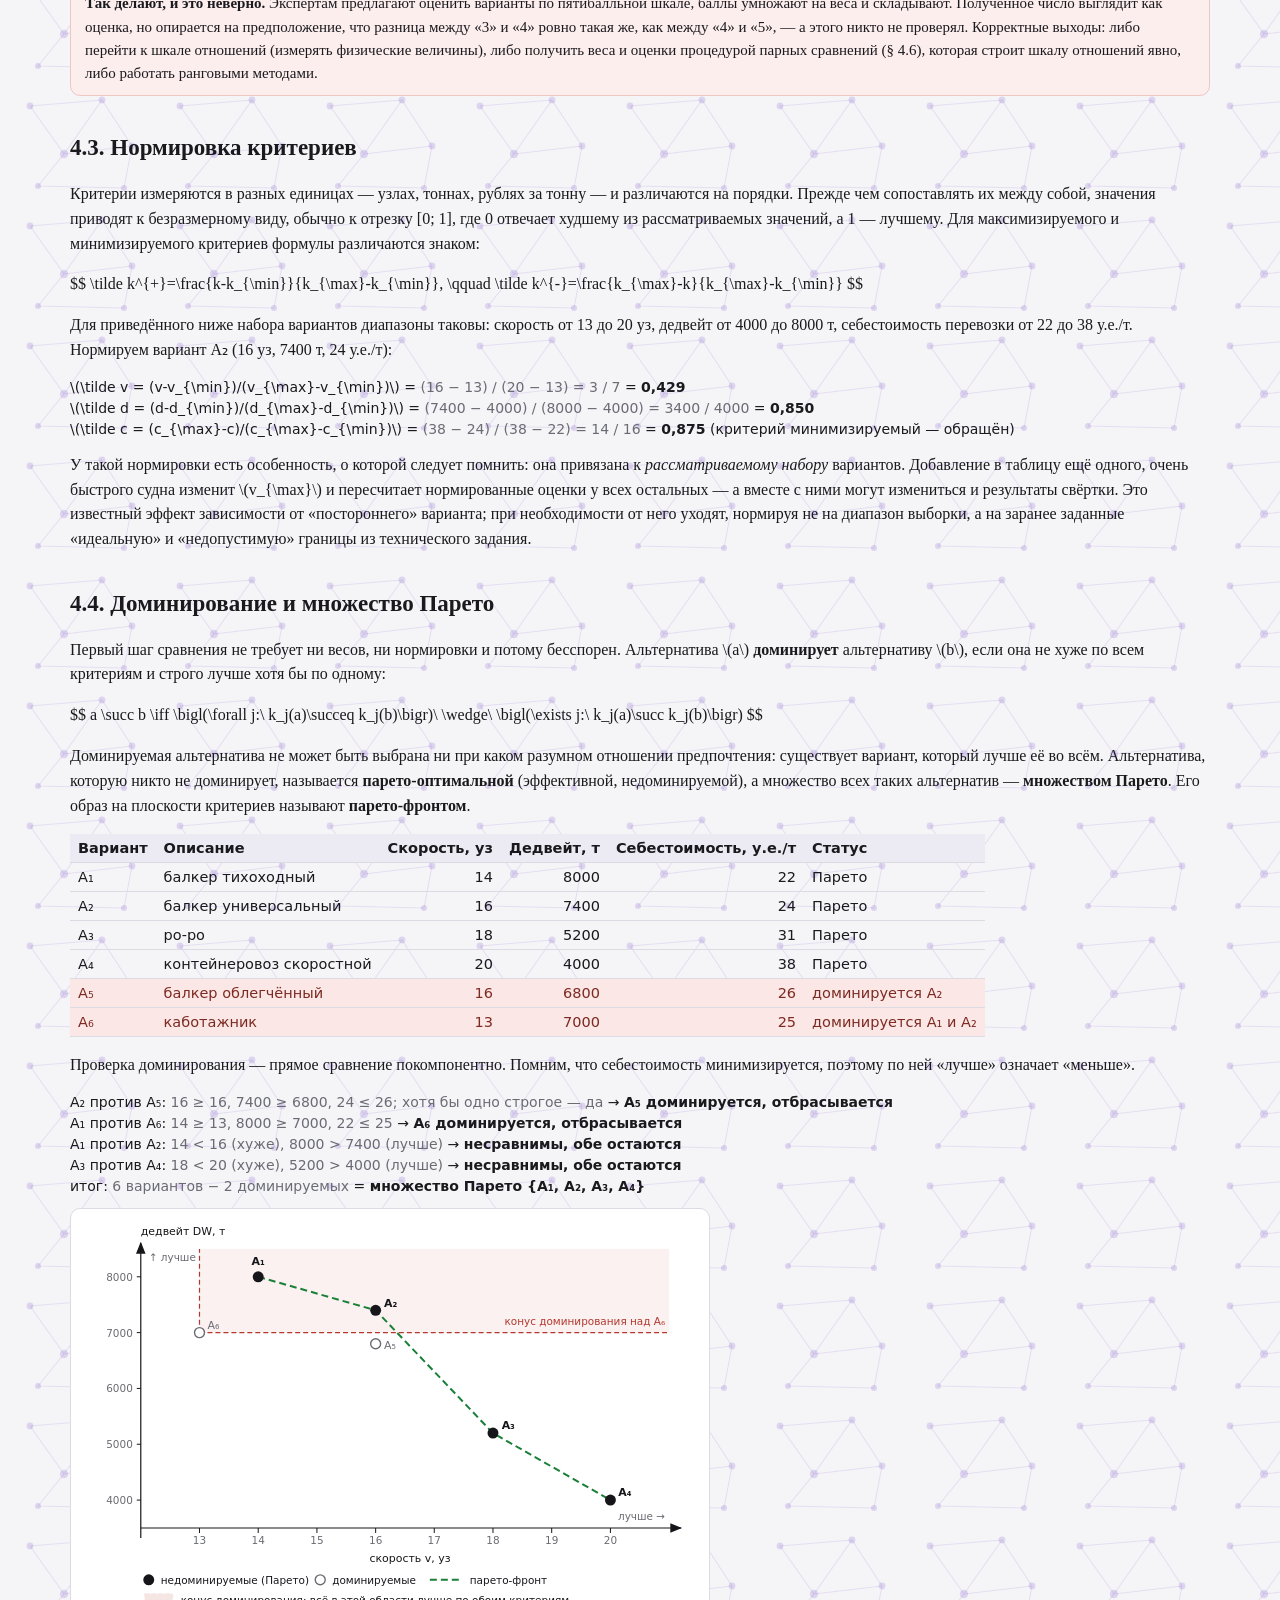
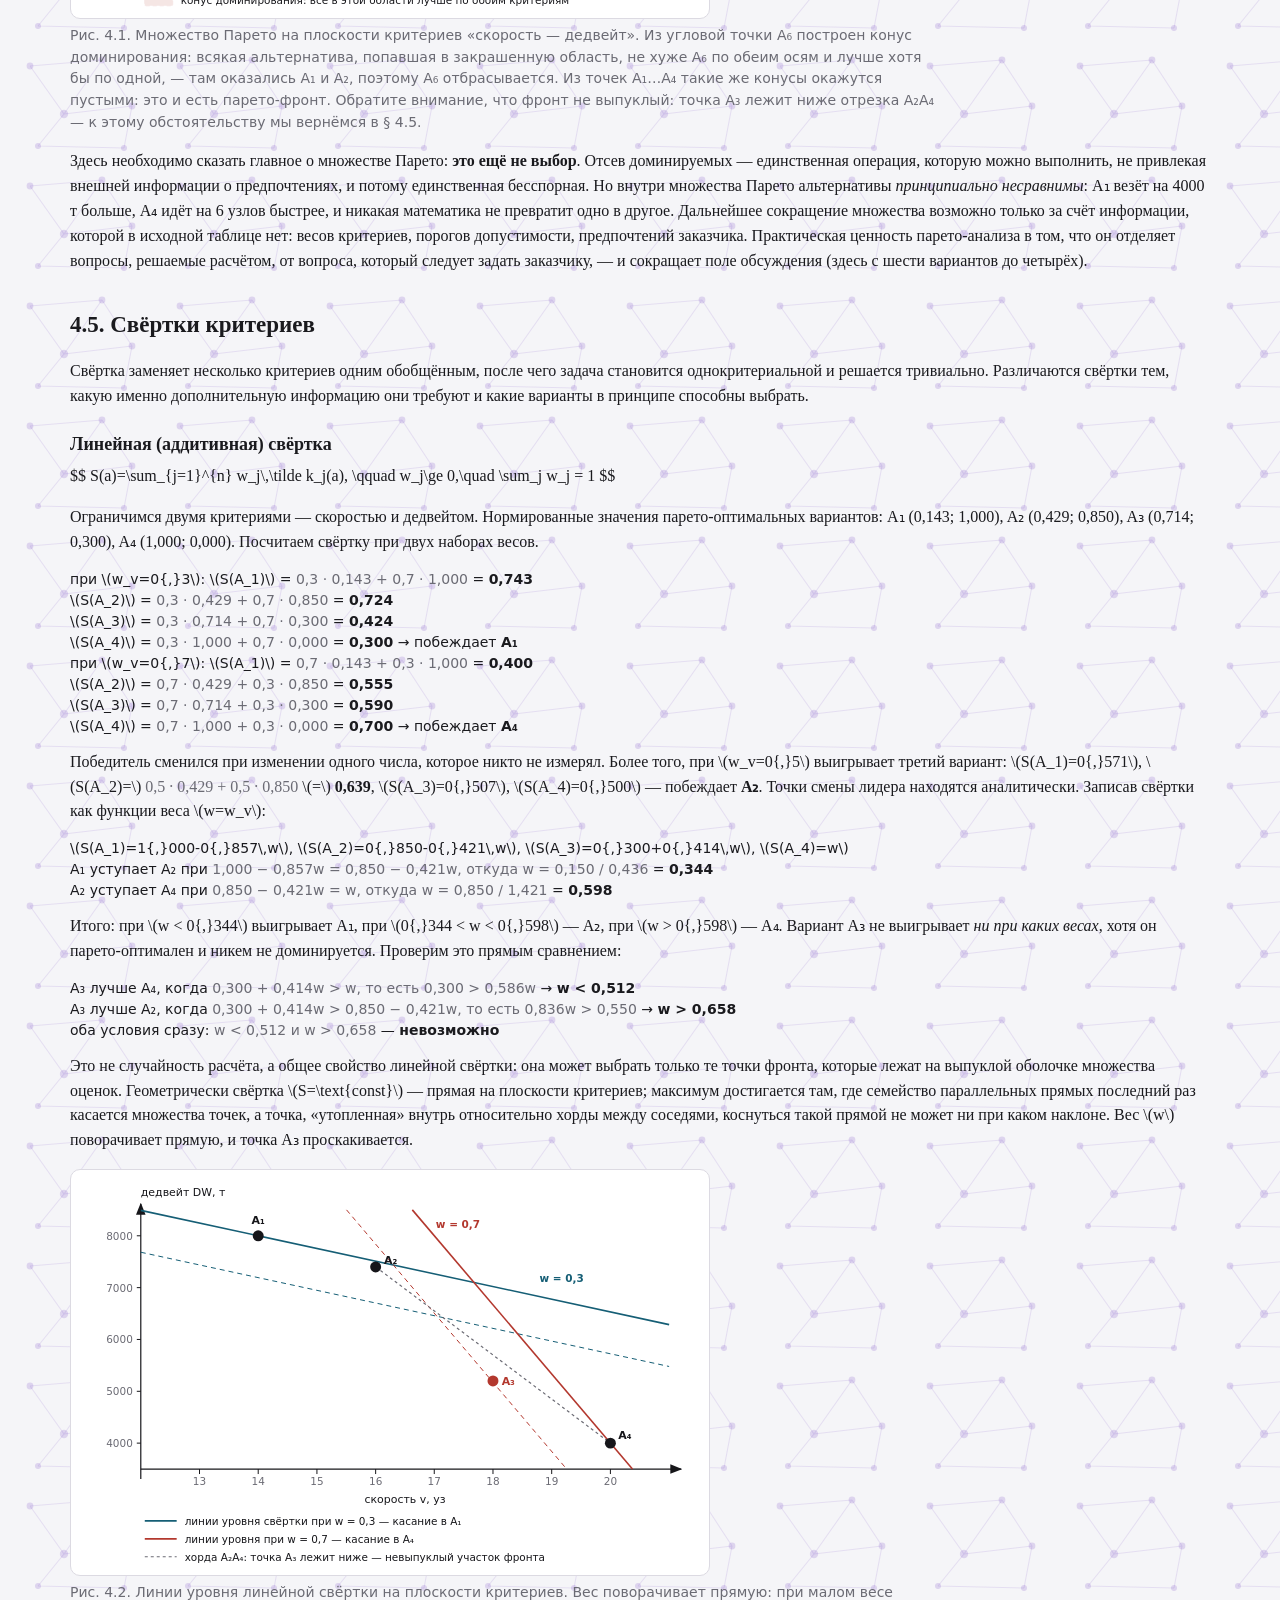
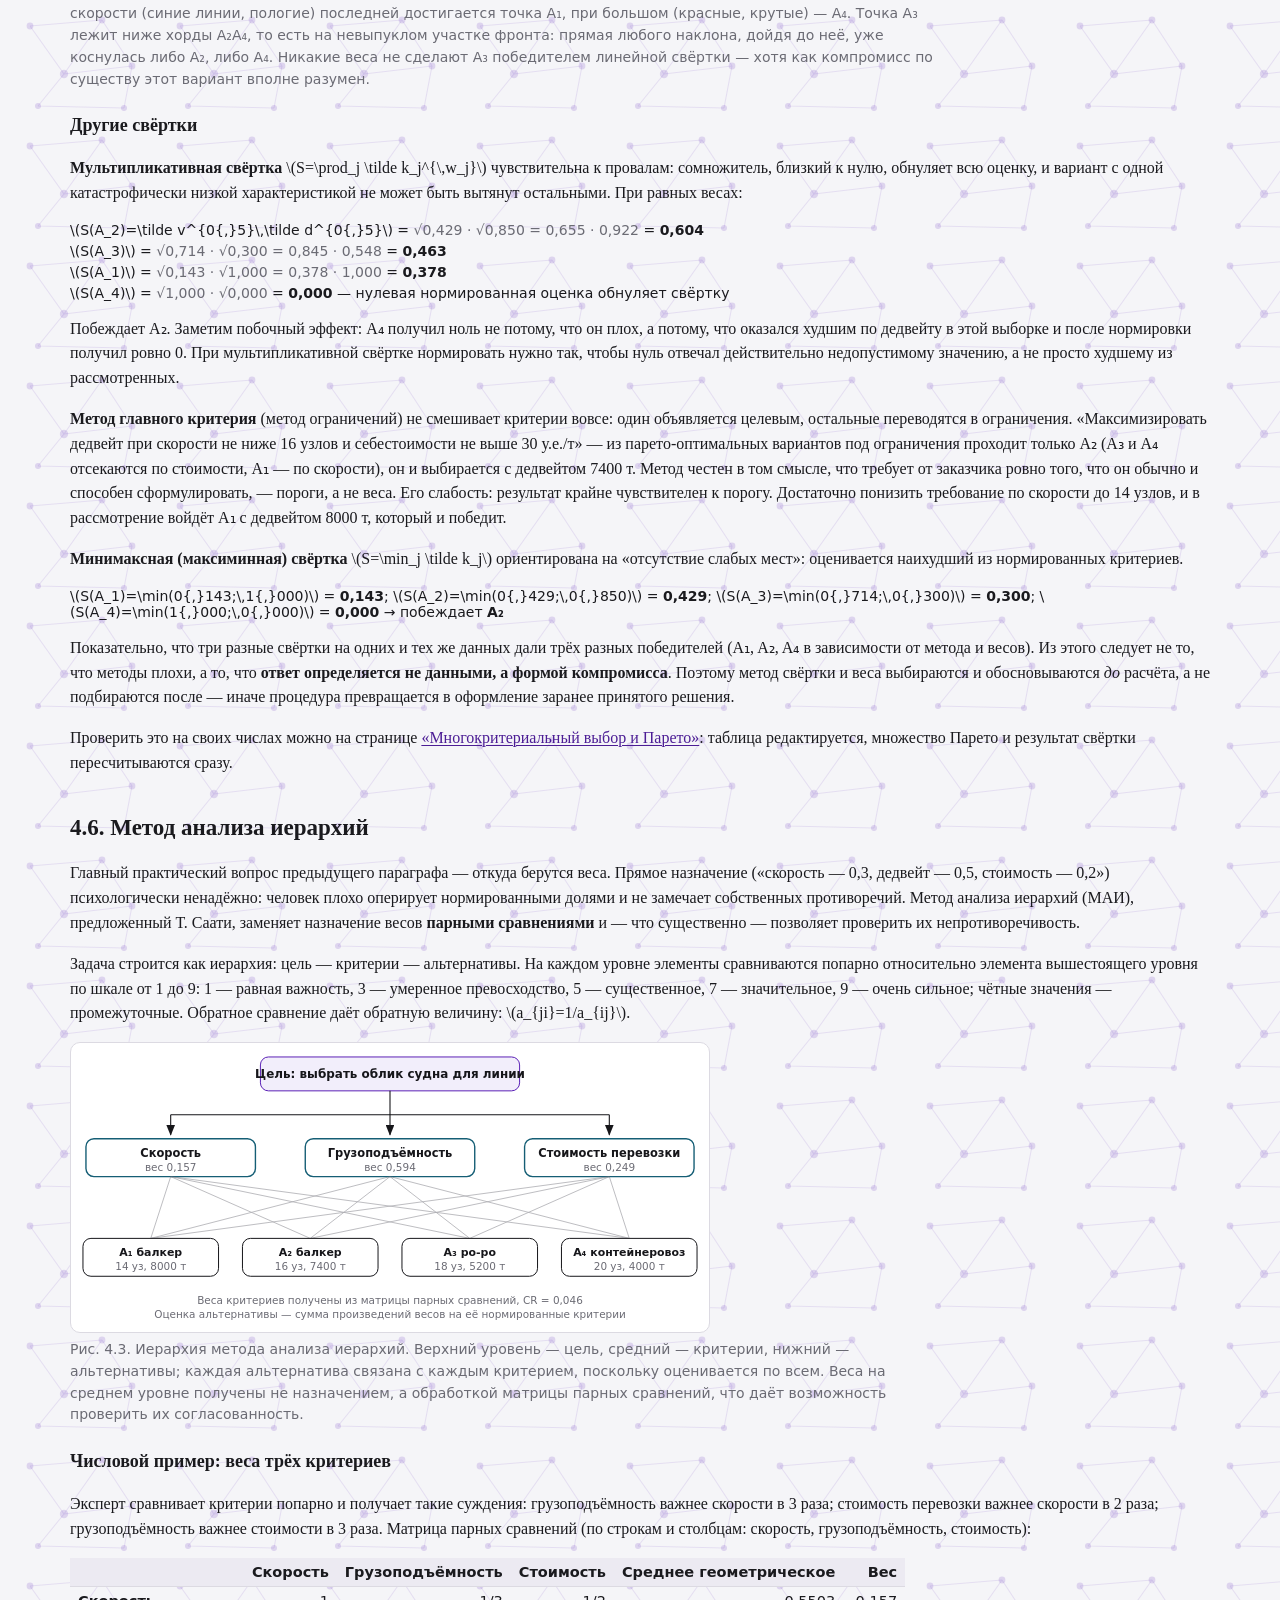
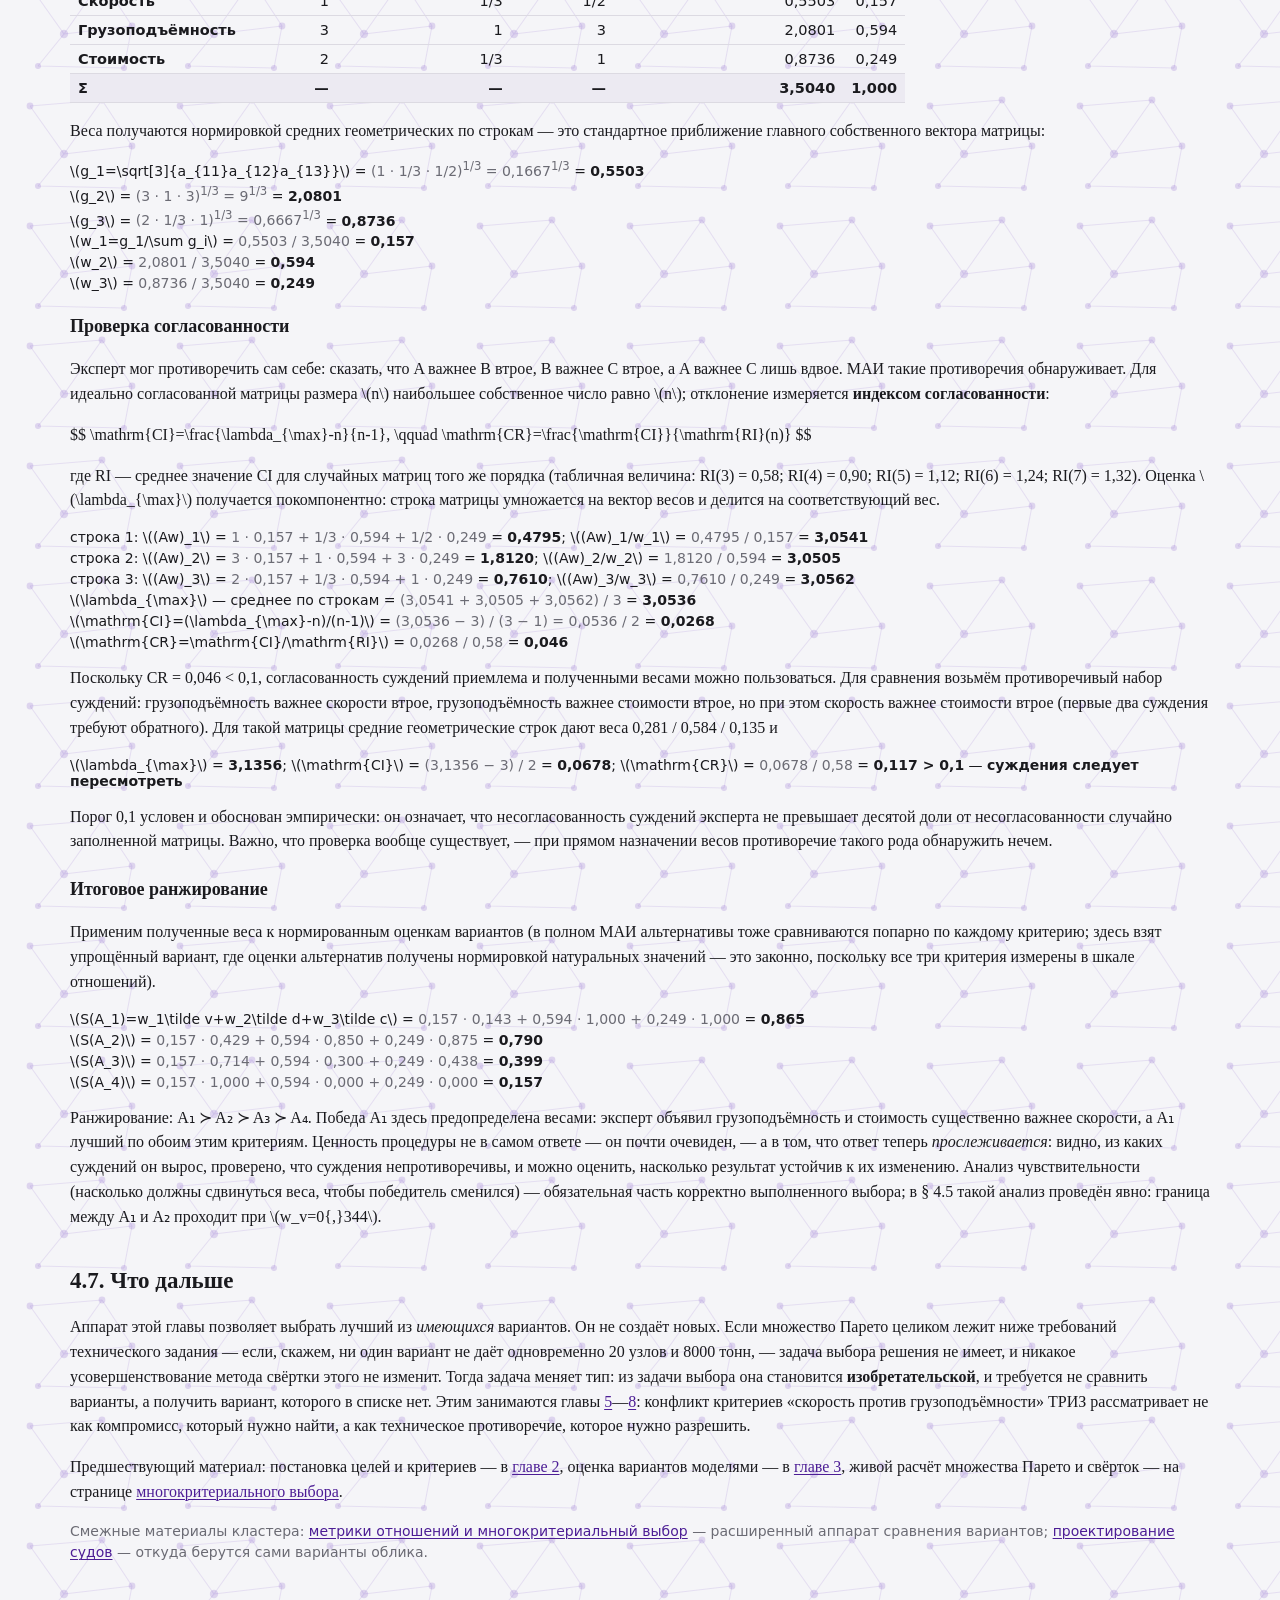
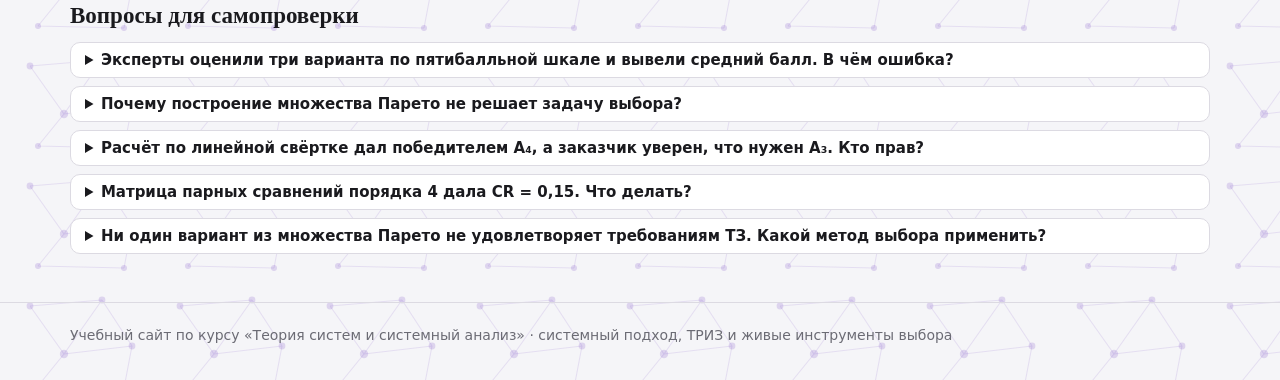
<file: site/t-decision.html>
<!doctype html>
<html lang="ru">
<head>
<meta charset="utf-8">
<meta name="viewport" content="width=device-width, initial-scale=1">
<title>Глава 4. Принятие решений</title>
<meta name="description" content="Задача принятия решений: альтернативы, критерии, отношение предпочтения; шкалы измерения — номинальная, порядковая, интервальная, отношений; нормировка критериев; доминирование и множество Парето, парето-фронт и конус доминирования; свёртки — линейная, мультипликативная, метод главного критерия, минимаксная, невыпуклая часть фронта; метод анализа иерархий Саати, матрица парных сравнений, веса, индекс и отношение согласованности CI и CR.">
<link rel="icon" href="data:image/svg+xml,<svg xmlns=%22http://www.w3.org/2000/svg%22 viewBox=%220 0 100 100%22><text y=%22.9em%22 font-size=%2290%22>🧩</text></svg>">
<link rel="stylesheet" href="assets/style.css">
</head>
<body>
<script src="assets/shell.js"></script>
<script src="assets/site.js" data-root="./" data-page="t-decision"></script>
<main class="wrap">
  <h1>Глава 4. Принятие решений</h1>

  <div class="tldr">
    <h2>Коротко</h2>
    <ul>
      <li>Задача выбора задаётся тройкой: множество альтернатив, набор
      критериев и отношение предпочтения. Пока не заданы все три части, «лучший
      вариант» — не понятие, а мнение.</li>
      <li>Тип шкалы определяет, какие действия над оценками законны. Баллы
      порядковой шкалы нельзя складывать и усреднять как числа, хотя это
      делают постоянно.</li>
      <li>Доминирование не требует ни весов, ни свёрток и отсеивает варианты
      бесспорно. Множество Парето — то, что остаётся после отсева; выбором оно
      не является.</li>
      <li>Свёртка вносит в задачу информацию, которой в исходных данных нет, —
      веса. Смена весов меняет победителя, и это свойство метода, а не ошибка
      расчёта.</li>
      <li>Линейная свёртка при любых весах не может выбрать точку, лежащую на
      невыпуклом участке парето-фронта, — такие варианты нужно искать другими
      средствами.</li>
      <li>Метод анализа иерархий получает веса из парных сравнений и, в
      отличие от прямого назначения весов, позволяет проверить их
      непротиворечивость: при CR &lt; 0,1 согласованность считается
      приемлемой.</li>
    </ul>
  </div>

  <p class="lead">К этому моменту варианты уже посчитаны: модели из
  <a href="t-models">главы 3</a> дали для каждого облика судна скорость,
  грузоподъёмность, потребную мощность и себестоимость перевозки. Осталось
  выбрать один. Это и есть та часть работы, в которой инженерный расчёт
  заканчивается: ни одно уравнение не скажет, что три узла скорости стоят
  тысячи тонн дедвейта. Теория принятия решений не отменяет этого
  обстоятельства, но делает его явным: она отделяет то, что следует из данных,
  от того, что вносит в задачу человек.</p>

  <h2>4.1. Постановка задачи выбора</h2>
  <p>Задача принятия решения формально задаётся тремя объектами.</p>
  <ul>
    <li><b>Множество альтернатив</b> \(A=\{a_1,\dots,a_m\}\) — то, из чего
    выбирают. Оно может быть конечным (шесть проработанных вариантов судна) или
    непрерывным (все допустимые сочетания главных размерений). Существенно, что
    альтернативы должны быть <i>реализуемыми</i>: вариант, нарушающий
    требования Регистра, из множества исключается до всякого сравнения.</li>
    <li><b>Набор критериев</b> \(K=\{k_1,\dots,k_n\}\) — показатели, по которым
    альтернативы оцениваются; каждый критерий есть функция \(k_j: A\to
    \mathbb{R}\). Критерии бывают <b>максимизируемые</b> (скорость,
    грузоподъёмность, дальность плавания) и <b>минимизируемые</b>
    (себестоимость перевозки, расход топлива, масса корпуса).</li>
    <li><b>Отношение предпочтения</b> \(\succeq\) на множестве альтернатив —
    правило, по которому одна альтернатива признаётся не хуже другой. Именно
    здесь сосредоточена вся субъективность задачи, и именно оно чаще всего
    остаётся невысказанным.</li>
  </ul>
  <p>Полезно сразу разделить две операции, которые в обиходе сливаются.
  <b>Оценивание</b> — получение значений \(k_j(a_i)\); это работа расчётчика и
  результат объективен в пределах адекватности моделей. <b>Выбор</b> —
  применение отношения предпочтения; это работа заказчика или лица,
  принимающего решение, и объективным он не является в принципе. Задача
  системного аналитика — не подменить второе первым, а довести объективную
  часть до предела и предъявить лицу, принимающему решение, ровно тот вопрос,
  на который может ответить только оно.</p>

  <h2>4.2. Шкалы измерения критериев</h2>
  <p>Прежде чем что-то считать с оценками, нужно знать, в какой шкале они
  получены: тип шкалы определяет допустимые преобразования и, следовательно,
  допустимые операции.</p>
  <table class="el">
    <tr><th>Шкала</th><th>Что осмысленно</th><th>Что законно вычислять</th><th>Пример</th></tr>
    <tr><td><b>Номинальная</b></td><td>только равенство и различие</td>
      <td>частоты, мода</td><td>тип движителя: ВФШ / ВРШ / водомёт</td></tr>
    <tr><td><b>Порядковая</b></td><td>отношения «больше — меньше»</td>
      <td>медиана, квантили, ранговые корреляции</td>
      <td>ледовый класс Arc4 &lt; Arc5 &lt; Arc6; оценка «хорошо / удовлетворительно»</td></tr>
    <tr><td><b>Интервальная</b></td><td>равенство разностей</td>
      <td>среднее, дисперсия; отношения — нет</td>
      <td>температура по Цельсию; календарная дата постройки</td></tr>
    <tr><td><b>Отношений</b></td><td>равенство отношений, есть нуль</td>
      <td>всё, включая отношения и проценты</td>
      <td>дедвейт, скорость, мощность, стоимость</td></tr>
  </table>
  <p>Практический вывод, который нарушается чаще прочих: <b>баллы порядковой
  шкалы нельзя усреднять</b>. Если ледовые классы Arc4, Arc5, Arc6 пронумерованы
  числами 4, 5, 6, это не означает, что переход Arc4 → Arc5 «равен» переходу
  Arc5 → Arc6: разница в требуемой толщине связей между ними совершенно разная.
  Среднее арифметическое таких номеров — число, не имеющее смысла, и любые
  дальнейшие действия с ним (свёртка, сравнение с порогом) наследуют эту
  бессмысленность. Формально: порядковая шкала допускает любое монотонное
  преобразование, а среднее при монотонном преобразовании не сохраняет порядок,
  тогда как медиана — сохраняет.</p>
  <div class="note warn">
    <b>Так делают, и это неверно.</b> Экспертам предлагают оценить варианты
    по пятибалльной шкале, баллы умножают на веса и складывают. Полученное
    число выглядит как оценка, но опирается на предположение, что разница между
    «3» и «4» ровно такая же, как между «4» и «5», — а этого никто не проверял.
    Корректные выходы: либо перейти к шкале отношений (измерять физические
    величины), либо получить веса и оценки процедурой парных сравнений (§ 4.6),
    которая строит шкалу отношений явно, либо работать ранговыми методами.
  </div>

  <h2>4.3. Нормировка критериев</h2>
  <p>Критерии измеряются в разных единицах — узлах, тоннах, рублях за тонну — и
  различаются на порядки. Прежде чем сопоставлять их между собой, значения
  приводят к безразмерному виду, обычно к отрезку [0; 1], где 0 отвечает
  худшему из рассматриваемых значений, а 1 — лучшему. Для максимизируемого и
  минимизируемого критериев формулы различаются знаком:</p>
  $$ \tilde k^{+}=\frac{k-k_{\min}}{k_{\max}-k_{\min}}, \qquad
     \tilde k^{-}=\frac{k_{\max}-k}{k_{\max}-k_{\min}} $$
  <p>Для приведённого ниже набора вариантов диапазоны таковы: скорость от 13 до
  20 уз, дедвейт от 4000 до 8000 т, себестоимость перевозки от 22 до 38 у.е./т.
  Нормируем вариант A₂ (16 уз, 7400 т, 24 у.е./т):</p>
  <div class="calc-row">\(\tilde v = (v-v_{\min})/(v_{\max}-v_{\min})\) =
    <span style="color:#6b6b74">(16 − 13) / (20 − 13) = 3 / 7</span> =
    <b>0,429</b></div>
  <div class="calc-row">\(\tilde d = (d-d_{\min})/(d_{\max}-d_{\min})\) =
    <span style="color:#6b6b74">(7400 − 4000) / (8000 − 4000) = 3400 / 4000</span> =
    <b>0,850</b></div>
  <div class="calc-row">\(\tilde c = (c_{\max}-c)/(c_{\max}-c_{\min})\) =
    <span style="color:#6b6b74">(38 − 24) / (38 − 22) = 14 / 16</span> =
    <b>0,875</b> (критерий минимизируемый — обращён)</div>
  <p>У такой нормировки есть особенность, о которой следует помнить: она
  привязана к <i>рассматриваемому набору</i> вариантов. Добавление в таблицу
  ещё одного, очень быстрого судна изменит \(v_{\max}\) и пересчитает
  нормированные оценки у всех остальных — а вместе с ними могут измениться и
  результаты свёртки. Это известный эффект зависимости от «постороннего»
  варианта; при необходимости от него уходят, нормируя не на диапазон выборки,
  а на заранее заданные «идеальную» и «недопустимую» границы из технического
  задания.</p>

  <h2>4.4. Доминирование и множество Парето</h2>
  <p>Первый шаг сравнения не требует ни весов, ни нормировки и потому
  бесспорен. Альтернатива \(a\) <b>доминирует</b> альтернативу \(b\), если она
  не хуже по всем критериям и строго лучше хотя бы по одному:</p>
  $$ a \succ b \iff \bigl(\forall j:\ k_j(a)\succeq k_j(b)\bigr)\ \wedge\
     \bigl(\exists j:\ k_j(a)\succ k_j(b)\bigr) $$
  <p>Доминируемая альтернатива не может быть выбрана ни при каком разумном
  отношении предпочтения: существует вариант, который лучше её во всём.
  Альтернатива, которую никто не доминирует, называется
  <b>парето-оптимальной</b> (эффективной, недоминируемой), а множество всех
  таких альтернатив — <b>множеством Парето</b>. Его образ на плоскости
  критериев называют <b>парето-фронтом</b>.</p>

  <table class="el">
    <tr><th>Вариант</th><th>Описание</th><th class="num">Скорость, уз</th>
        <th class="num">Дедвейт, т</th><th class="num">Себестоимость, у.е./т</th>
        <th>Статус</th></tr>
    <tr><td>A₁</td><td>балкер тихоходный</td><td class="num">14</td><td class="num">8000</td><td class="num">22</td><td>Парето</td></tr>
    <tr><td>A₂</td><td>балкер универсальный</td><td class="num">16</td><td class="num">7400</td><td class="num">24</td><td>Парето</td></tr>
    <tr><td>A₃</td><td>ро-ро</td><td class="num">18</td><td class="num">5200</td><td class="num">31</td><td>Парето</td></tr>
    <tr><td>A₄</td><td>контейнеровоз скоростной</td><td class="num">20</td><td class="num">4000</td><td class="num">38</td><td>Парето</td></tr>
    <tr class="drop"><td>A₅</td><td>балкер облегчённый</td><td class="num">16</td><td class="num">6800</td><td class="num">26</td><td>доминируется A₂</td></tr>
    <tr class="drop"><td>A₆</td><td>каботажник</td><td class="num">13</td><td class="num">7000</td><td class="num">25</td><td>доминируется A₁ и A₂</td></tr>
  </table>

  <p>Проверка доминирования — прямое сравнение покомпонентно. Помним, что
  себестоимость минимизируется, поэтому по ней «лучше» означает «меньше».</p>
  <div class="calc-row">A₂ против A₅:
    <span style="color:#6b6b74">16 ≥ 16, 7400 ≥ 6800, 24 ≤ 26; хотя бы одно
    строгое — да</span> → <b>A₅ доминируется, отбрасывается</b></div>
  <div class="calc-row">A₁ против A₆:
    <span style="color:#6b6b74">14 ≥ 13, 8000 ≥ 7000, 22 ≤ 25</span> →
    <b>A₆ доминируется, отбрасывается</b></div>
  <div class="calc-row">A₁ против A₂:
    <span style="color:#6b6b74">14 &lt; 16 (хуже), 8000 &gt; 7400 (лучше)</span> →
    <b>несравнимы, обе остаются</b></div>
  <div class="calc-row">A₃ против A₄:
    <span style="color:#6b6b74">18 &lt; 20 (хуже), 5200 &gt; 4000 (лучше)</span> →
    <b>несравнимы, обе остаются</b></div>
  <div class="calc-row">итог:
    <span style="color:#6b6b74">6 вариантов − 2 доминируемых</span> =
    <b>множество Парето {A₁, A₂, A₃, A₄}</b></div>

  <svg viewBox="0 0 640 410" class="geo-board" style="max-width:640px">
    <rect x="128.9" y="40" width="471.1" height="84" fill="#b3382e" opacity=".07"/>
    <path d="M128.9,124 H600 M128.9,124 V40" fill="none" stroke="#b3382e" stroke-width="1.2" stroke-dasharray="5 3"/>

    <path d="M70,320 H612" fill="none" stroke="#16161a" stroke-width="1.2" marker-end="url(#arrE)"/>
    <path d="M70,330 V34" fill="none" stroke="#16161a" stroke-width="1.2" marker-end="url(#arrE)"/>
    <text x="70" y="26" style="font:11px system-ui;fill:#16161a">дедвейт DW, т</text>

    <path d="M128.9,320 V325 M187.8,320 V325 M246.7,320 V325 M305.6,320 V325 M364.4,320 V325 M423.3,320 V325 M482.2,320 V325 M541.1,320 V325" fill="none" stroke="#16161a" stroke-width="1"/>
    <text x="128.9" y="336" text-anchor="middle" style="font:10.5px system-ui;fill:#6b6b74">13</text>
    <text x="187.8" y="336" text-anchor="middle" style="font:10.5px system-ui;fill:#6b6b74">14</text>
    <text x="246.7" y="336" text-anchor="middle" style="font:10.5px system-ui;fill:#6b6b74">15</text>
    <text x="305.6" y="336" text-anchor="middle" style="font:10.5px system-ui;fill:#6b6b74">16</text>
    <text x="364.4" y="336" text-anchor="middle" style="font:10.5px system-ui;fill:#6b6b74">17</text>
    <text x="423.3" y="336" text-anchor="middle" style="font:10.5px system-ui;fill:#6b6b74">18</text>
    <text x="482.2" y="336" text-anchor="middle" style="font:10.5px system-ui;fill:#6b6b74">19</text>
    <text x="541.1" y="336" text-anchor="middle" style="font:10.5px system-ui;fill:#6b6b74">20</text>
    <text x="340" y="354" text-anchor="middle" style="font:11px system-ui;fill:#16161a">скорость v, уз</text>

    <path d="M66,292 H70 M66,236 H70 M66,180 H70 M66,124 H70 M66,68 H70" fill="none" stroke="#16161a" stroke-width="1"/>
    <text x="62" y="296" text-anchor="end" style="font:10.5px system-ui;fill:#6b6b74">4000</text>
    <text x="62" y="240" text-anchor="end" style="font:10.5px system-ui;fill:#6b6b74">5000</text>
    <text x="62" y="184" text-anchor="end" style="font:10.5px system-ui;fill:#6b6b74">6000</text>
    <text x="62" y="128" text-anchor="end" style="font:10.5px system-ui;fill:#6b6b74">7000</text>
    <text x="62" y="72" text-anchor="end" style="font:10.5px system-ui;fill:#6b6b74">8000</text>

    <path d="M187.8,68 L305.6,101.6 L423.3,224.8 L541.1,292" fill="none" stroke="#1a7f37" stroke-width="2" stroke-dasharray="7 4"/>

    <circle cx="305.6" cy="135.2" r="5" fill="#ffffff" stroke="#6b6b74" stroke-width="1.4"/>
    <circle cx="128.9" cy="124" r="5" fill="#ffffff" stroke="#6b6b74" stroke-width="1.4"/>
    <circle cx="187.8" cy="68" r="5.5" fill="#16161a"/>
    <circle cx="305.6" cy="101.6" r="5.5" fill="#16161a"/>
    <circle cx="423.3" cy="224.8" r="5.5" fill="#16161a"/>
    <circle cx="541.1" cy="292" r="5.5" fill="#16161a"/>

    <text x="187.8" y="56" text-anchor="middle" style="font:600 11px system-ui;fill:#16161a">A₁</text>
    <text x="314" y="98" style="font:600 11px system-ui;fill:#16161a">A₂</text>
    <text x="432" y="221" style="font:600 11px system-ui;fill:#16161a">A₃</text>
    <text x="549" y="288" style="font:600 11px system-ui;fill:#16161a">A₄</text>
    <text x="314" y="140" style="font:11px system-ui;fill:#6b6b74">A₅</text>
    <text x="137" y="120" style="font:11px system-ui;fill:#6b6b74">A₆</text>
    <text x="596" y="116" text-anchor="end" style="font:10.5px system-ui;fill:#b3382e">конус доминирования над A₆</text>
    <text x="78" y="52" style="font:10.5px system-ui;fill:#6b6b74">↑ лучше</text>
    <text x="596" y="312" text-anchor="end" style="font:10.5px system-ui;fill:#6b6b74">лучше →</text>

    <circle cx="78" cy="372" r="5.5" fill="#16161a"/>
    <text x="90" y="376" style="font:10.5px system-ui;fill:#16161a">недоминируемые (Парето)</text>
    <circle cx="250" cy="372" r="5" fill="#ffffff" stroke="#6b6b74" stroke-width="1.4"/>
    <text x="262" y="376" style="font:10.5px system-ui;fill:#16161a">доминируемые</text>
    <path d="M360,372 H392" fill="none" stroke="#1a7f37" stroke-width="2" stroke-dasharray="7 4"/>
    <text x="400" y="376" style="font:10.5px system-ui;fill:#16161a">парето-фронт</text>
    <rect x="74" y="386" width="28" height="12" fill="#b3382e" opacity=".12" stroke="#b3382e" stroke-dasharray="4 3"/>
    <text x="110" y="396" style="font:10.5px system-ui;fill:#16161a">конус доминирования: всё в этой области лучше по обоим критериям</text>
  </svg>
  <div class="caption">Рис. 4.1. Множество Парето на плоскости критериев
  «скорость — дедвейт». Из угловой точки A₆ построен конус доминирования:
  всякая альтернатива, попавшая в закрашенную область, не хуже A₆ по обеим
  осям и лучше хотя бы по одной, — там оказались A₁ и A₂, поэтому A₆
  отбрасывается. Из точек A₁…A₄ такие же конусы окажутся пустыми: это и есть
  парето-фронт. Обратите внимание, что фронт не выпуклый: точка A₃ лежит ниже
  отрезка A₂A₄ — к этому обстоятельству мы вернёмся в § 4.5.</div>

  <p>Здесь необходимо сказать главное о множестве Парето: <b>это ещё не
  выбор</b>. Отсев доминируемых — единственная операция, которую можно
  выполнить, не привлекая внешней информации о предпочтениях, и потому
  единственная бесспорная. Но внутри множества Парето альтернативы
  <i>принципиально несравнимы</i>: A₁ везёт на 4000 т больше, A₄ идёт на 6 узлов
  быстрее, и никакая математика не превратит одно в другое. Дальнейшее
  сокращение множества возможно только за счёт информации, которой в исходной
  таблице нет: весов критериев, порогов допустимости, предпочтений заказчика.
  Практическая ценность парето-анализа в том, что он отделяет вопросы,
  решаемые расчётом, от вопроса, который следует задать заказчику, — и
  сокращает поле обсуждения (здесь с шести вариантов до четырёх).</p>

  <h2>4.5. Свёртки критериев</h2>
  <p>Свёртка заменяет несколько критериев одним обобщённым, после чего задача
  становится однокритериальной и решается тривиально. Различаются свёртки тем,
  какую именно дополнительную информацию они требуют и какие варианты в
  принципе способны выбрать.</p>

  <h3>Линейная (аддитивная) свёртка</h3>
  $$ S(a)=\sum_{j=1}^{n} w_j\,\tilde k_j(a), \qquad w_j\ge 0,\quad \sum_j w_j = 1 $$
  <p>Ограничимся двумя критериями — скоростью и дедвейтом. Нормированные
  значения парето-оптимальных вариантов: A₁ (0,143; 1,000), A₂ (0,429; 0,850),
  A₃ (0,714; 0,300), A₄ (1,000; 0,000). Посчитаем свёртку при двух наборах
  весов.</p>
  <div class="calc-row">при \(w_v=0{,}3\): \(S(A_1)\) =
    <span style="color:#6b6b74">0,3 · 0,143 + 0,7 · 1,000</span> = <b>0,743</b></div>
  <div class="calc-row">\(S(A_2)\) =
    <span style="color:#6b6b74">0,3 · 0,429 + 0,7 · 0,850</span> = <b>0,724</b></div>
  <div class="calc-row">\(S(A_3)\) =
    <span style="color:#6b6b74">0,3 · 0,714 + 0,7 · 0,300</span> = <b>0,424</b></div>
  <div class="calc-row">\(S(A_4)\) =
    <span style="color:#6b6b74">0,3 · 1,000 + 0,7 · 0,000</span> = <b>0,300</b>
    → побеждает <b>A₁</b></div>
  <div class="calc-row">при \(w_v=0{,}7\): \(S(A_1)\) =
    <span style="color:#6b6b74">0,7 · 0,143 + 0,3 · 1,000</span> = <b>0,400</b></div>
  <div class="calc-row">\(S(A_2)\) =
    <span style="color:#6b6b74">0,7 · 0,429 + 0,3 · 0,850</span> = <b>0,555</b></div>
  <div class="calc-row">\(S(A_3)\) =
    <span style="color:#6b6b74">0,7 · 0,714 + 0,3 · 0,300</span> = <b>0,590</b></div>
  <div class="calc-row">\(S(A_4)\) =
    <span style="color:#6b6b74">0,7 · 1,000 + 0,3 · 0,000</span> = <b>0,700</b>
    → побеждает <b>A₄</b></div>
  <p>Победитель сменился при изменении одного числа, которое никто не измерял.
  Более того, при \(w_v=0{,}5\) выигрывает третий вариант:
  \(S(A_1)=0{,}571\), \(S(A_2)=\) <span style="color:#6b6b74">0,5 · 0,429 +
  0,5 · 0,850</span> \(=\) <b>0,639</b>, \(S(A_3)=0{,}507\),
  \(S(A_4)=0{,}500\) — побеждает <b>A₂</b>. Точки смены лидера находятся
  аналитически. Записав свёртки как функции веса \(w=w_v\):</p>
  <div class="calc-row">\(S(A_1)=1{,}000-0{,}857\,w\), \(S(A_2)=0{,}850-0{,}421\,w\),
    \(S(A_3)=0{,}300+0{,}414\,w\), \(S(A_4)=w\)</div>
  <div class="calc-row">A₁ уступает A₂ при
    <span style="color:#6b6b74">1,000 − 0,857w = 0,850 − 0,421w, откуда
    w = 0,150 / 0,436</span> = <b>0,344</b></div>
  <div class="calc-row">A₂ уступает A₄ при
    <span style="color:#6b6b74">0,850 − 0,421w = w, откуда w = 0,850 / 1,421</span> =
    <b>0,598</b></div>
  <p>Итого: при \(w &lt; 0{,}344\) выигрывает A₁, при
  \(0{,}344 &lt; w &lt; 0{,}598\) — A₂, при \(w &gt; 0{,}598\) — A₄. Вариант A₃
  не выигрывает <i>ни при каких весах</i>, хотя он парето-оптимален и никем не
  доминируется. Проверим это прямым сравнением:</p>
  <div class="calc-row">A₃ лучше A₄, когда
    <span style="color:#6b6b74">0,300 + 0,414w &gt; w, то есть 0,300 &gt; 0,586w</span> →
    <b>w &lt; 0,512</b></div>
  <div class="calc-row">A₃ лучше A₂, когда
    <span style="color:#6b6b74">0,300 + 0,414w &gt; 0,850 − 0,421w, то есть
    0,836w &gt; 0,550</span> → <b>w &gt; 0,658</b></div>
  <div class="calc-row">оба условия сразу:
    <span style="color:#6b6b74">w &lt; 0,512 и w &gt; 0,658</span> —
    <b>невозможно</b></div>
  <p>Это не случайность расчёта, а общее свойство линейной свёртки: она может
  выбрать только те точки фронта, которые лежат на выпуклой оболочке множества
  оценок. Геометрически свёртка \(S=\text{const}\) — прямая на плоскости
  критериев; максимум достигается там, где семейство параллельных прямых
  последний раз касается множества точек, а точка, «утопленная» внутрь
  относительно хорды между соседями, коснуться такой прямой не может ни при
  каком наклоне. Вес \(w\) поворачивает прямую, и точка A₃ проскакивается.</p>

  <svg viewBox="0 0 640 406" class="geo-board" style="max-width:640px">
    <path d="M70,300 H612" fill="none" stroke="#16161a" stroke-width="1.2" marker-end="url(#arrE)"/>
    <path d="M70,310 V34" fill="none" stroke="#16161a" stroke-width="1.2" marker-end="url(#arrE)"/>
    <text x="70" y="26" style="font:11px system-ui;fill:#16161a">дедвейт DW, т</text>

    <path d="M128.9,300 V305 M187.8,300 V305 M246.7,300 V305 M305.6,300 V305 M364.4,300 V305 M423.3,300 V305 M482.2,300 V305 M541.1,300 V305" fill="none" stroke="#16161a" stroke-width="1"/>
    <text x="128.9" y="316" text-anchor="middle" style="font:10.5px system-ui;fill:#6b6b74">13</text>
    <text x="187.8" y="316" text-anchor="middle" style="font:10.5px system-ui;fill:#6b6b74">14</text>
    <text x="246.7" y="316" text-anchor="middle" style="font:10.5px system-ui;fill:#6b6b74">15</text>
    <text x="305.6" y="316" text-anchor="middle" style="font:10.5px system-ui;fill:#6b6b74">16</text>
    <text x="364.4" y="316" text-anchor="middle" style="font:10.5px system-ui;fill:#6b6b74">17</text>
    <text x="423.3" y="316" text-anchor="middle" style="font:10.5px system-ui;fill:#6b6b74">18</text>
    <text x="482.2" y="316" text-anchor="middle" style="font:10.5px system-ui;fill:#6b6b74">19</text>
    <text x="541.1" y="316" text-anchor="middle" style="font:10.5px system-ui;fill:#6b6b74">20</text>
    <text x="335" y="334" text-anchor="middle" style="font:11px system-ui;fill:#16161a">скорость v, уз</text>

    <path d="M66,274 H70 M66,222 H70 M66,170 H70 M66,118 H70 M66,66 H70" fill="none" stroke="#16161a" stroke-width="1"/>
    <text x="62" y="278" text-anchor="end" style="font:10.5px system-ui;fill:#6b6b74">4000</text>
    <text x="62" y="226" text-anchor="end" style="font:10.5px system-ui;fill:#6b6b74">5000</text>
    <text x="62" y="174" text-anchor="end" style="font:10.5px system-ui;fill:#6b6b74">6000</text>
    <text x="62" y="122" text-anchor="end" style="font:10.5px system-ui;fill:#6b6b74">7000</text>
    <text x="62" y="70" text-anchor="end" style="font:10.5px system-ui;fill:#6b6b74">8000</text>

    <path d="M70,40.5 L600,155.1" fill="none" stroke="#155e75" stroke-width="1.6"/>
    <path d="M70,82.5 L600,197.1" fill="none" stroke="#155e75" stroke-width="1" stroke-dasharray="5 4"/>
    <path d="M342.4,40 L563.2,300" fill="none" stroke="#b3382e" stroke-width="1.6"/>
    <path d="M276.4,40 L497.2,300" fill="none" stroke="#b3382e" stroke-width="1" stroke-dasharray="5 4"/>
    <path d="M305.6,97.2 L541.1,274" fill="none" stroke="#6b6b74" stroke-width="1.2" stroke-dasharray="3 3"/>

    <circle cx="187.8" cy="66" r="5.5" fill="#16161a"/>
    <circle cx="305.6" cy="97.2" r="5.5" fill="#16161a"/>
    <circle cx="423.3" cy="211.6" r="5.5" fill="#b3382e"/>
    <circle cx="541.1" cy="274" r="5.5" fill="#16161a"/>
    <text x="187.8" y="54" text-anchor="middle" style="font:600 11px system-ui;fill:#16161a">A₁</text>
    <text x="314" y="94" style="font:600 11px system-ui;fill:#16161a">A₂</text>
    <text x="432" y="216" style="font:600 11px system-ui;fill:#b3382e">A₃</text>
    <text x="549" y="270" style="font:600 11px system-ui;fill:#16161a">A₄</text>
    <text x="366" y="58" style="font:600 10.5px system-ui;fill:#b3382e">w = 0,7</text>
    <text x="470" y="112" style="font:600 10.5px system-ui;fill:#155e75">w = 0,3</text>

    <path d="M74,352 H106" fill="none" stroke="#155e75" stroke-width="1.6"/>
    <text x="114" y="356" style="font:10.5px system-ui;fill:#16161a">линии уровня свёртки при w = 0,3 — касание в A₁</text>
    <path d="M74,370 H106" fill="none" stroke="#b3382e" stroke-width="1.6"/>
    <text x="114" y="374" style="font:10.5px system-ui;fill:#16161a">линии уровня при w = 0,7 — касание в A₄</text>
    <path d="M74,388 H106" fill="none" stroke="#6b6b74" stroke-width="1.2" stroke-dasharray="3 3"/>
    <text x="114" y="392" style="font:10.5px system-ui;fill:#16161a">хорда A₂A₄: точка A₃ лежит ниже — невыпуклый участок фронта</text>
  </svg>
  <div class="caption">Рис. 4.2. Линии уровня линейной свёртки на плоскости
  критериев. Вес поворачивает прямую: при малом весе скорости (синие линии,
  пологие) последней достигается точка A₁, при большом (красные, крутые) — A₄.
  Точка A₃ лежит ниже хорды A₂A₄, то есть на невыпуклом участке фронта: прямая
  любого наклона, дойдя до неё, уже коснулась либо A₂, либо A₄. Никакие веса
  не сделают A₃ победителем линейной свёртки — хотя как компромисс по существу
  этот вариант вполне разумен.</div>

  <h3>Другие свёртки</h3>
  <p><b>Мультипликативная свёртка</b> \(S=\prod_j \tilde k_j^{\,w_j}\)
  чувствительна к провалам: сомножитель, близкий к нулю, обнуляет всю оценку,
  и вариант с одной катастрофически низкой характеристикой не может быть
  вытянут остальными. При равных весах:</p>
  <div class="calc-row">\(S(A_2)=\tilde v^{0{,}5}\,\tilde d^{0{,}5}\) =
    <span style="color:#6b6b74">√0,429 · √0,850 = 0,655 · 0,922</span> =
    <b>0,604</b></div>
  <div class="calc-row">\(S(A_3)\) =
    <span style="color:#6b6b74">√0,714 · √0,300 = 0,845 · 0,548</span> =
    <b>0,463</b></div>
  <div class="calc-row">\(S(A_1)\) =
    <span style="color:#6b6b74">√0,143 · √1,000 = 0,378 · 1,000</span> =
    <b>0,378</b></div>
  <div class="calc-row">\(S(A_4)\) =
    <span style="color:#6b6b74">√1,000 · √0,000</span> = <b>0,000</b> —
    нулевая нормированная оценка обнуляет свёртку</div>
  <p>Побеждает A₂. Заметим побочный эффект: A₄ получил ноль не потому, что он
  плох, а потому, что оказался худшим по дедвейту в этой выборке и после
  нормировки получил ровно 0. При мультипликативной свёртке нормировать нужно
  так, чтобы нуль отвечал действительно недопустимому значению, а не просто
  худшему из рассмотренных.</p>
  <p><b>Метод главного критерия</b> (метод ограничений) не смешивает критерии
  вовсе: один объявляется целевым, остальные переводятся в ограничения.
  «Максимизировать дедвейт при скорости не ниже 16 узлов и себестоимости не
  выше 30 у.е./т» — из парето-оптимальных вариантов под ограничения проходит
  только A₂ (A₃ и A₄ отсекаются по стоимости, A₁ — по скорости), он и
  выбирается с дедвейтом 7400 т. Метод честен в том смысле, что требует от
  заказчика ровно того, что он обычно и способен сформулировать, — пороги, а
  не веса. Его слабость: результат крайне чувствителен к порогу. Достаточно
  понизить требование по скорости до 14 узлов, и в рассмотрение войдёт A₁ с
  дедвейтом 8000 т, который и победит.</p>
  <p><b>Минимаксная (максиминная) свёртка</b> \(S=\min_j \tilde k_j\)
  ориентирована на «отсутствие слабых мест»: оценивается наихудший из
  нормированных критериев.</p>
  <div class="calc-row">\(S(A_1)=\min(0{,}143;\,1{,}000)\) = <b>0,143</b>;
    \(S(A_2)=\min(0{,}429;\,0{,}850)\) = <b>0,429</b>;
    \(S(A_3)=\min(0{,}714;\,0{,}300)\) = <b>0,300</b>;
    \(S(A_4)=\min(1{,}000;\,0{,}000)\) = <b>0,000</b> → побеждает <b>A₂</b></div>
  <p>Показательно, что три разные свёртки на одних и тех же данных дали трёх
  разных победителей (A₁, A₂, A₄ в зависимости от метода и весов). Из этого
  следует не то, что методы плохи, а то, что <b>ответ определяется не данными,
  а формой компромисса</b>. Поэтому метод свёртки и веса выбираются и
  обосновываются <i>до</i> расчёта, а не подбираются после — иначе процедура
  превращается в оформление заранее принятого решения.</p>
  <p>Проверить это на своих числах можно на странице
  <a href="p-pareto">«Многокритериальный выбор и Парето»</a>: таблица
  редактируется, множество Парето и результат свёртки пересчитываются сразу.</p>

  <h2>4.6. Метод анализа иерархий</h2>
  <p>Главный практический вопрос предыдущего параграфа — откуда берутся веса.
  Прямое назначение («скорость — 0,3, дедвейт — 0,5, стоимость — 0,2»)
  психологически ненадёжно: человек плохо оперирует нормированными долями и не
  замечает собственных противоречий. Метод анализа иерархий (МАИ), предложенный
  Т. Саати, заменяет назначение весов <b>парными сравнениями</b> и — что
  существенно — позволяет проверить их непротиворечивость.</p>
  <p>Задача строится как иерархия: цель — критерии — альтернативы. На каждом
  уровне элементы сравниваются попарно относительно элемента вышестоящего
  уровня по шкале от 1 до 9: 1 — равная важность, 3 — умеренное превосходство,
  5 — существенное, 7 — значительное, 9 — очень сильное; чётные значения —
  промежуточные. Обратное сравнение даёт обратную величину:
  \(a_{ji}=1/a_{ij}\).</p>

  <svg viewBox="0 0 640 290" class="geo-board" style="max-width:640px">
    <rect x="190" y="14" width="260" height="34" rx="8" fill="#f2eefb" stroke="#5b21b6"/>
    <text x="320" y="35" text-anchor="middle" style="font:600 12px system-ui;fill:#16161a">Цель: выбрать облик судна для линии</text>
    <path d="M320,48 V72 M100,72 H540" fill="none" stroke="#16161a" stroke-width="1.1"/>
    <path d="M100,72 V92" fill="none" stroke="#16161a" stroke-width="1.1" marker-end="url(#arrE)"/>
    <path d="M320,72 V92" fill="none" stroke="#16161a" stroke-width="1.1" marker-end="url(#arrE)"/>
    <path d="M540,72 V92" fill="none" stroke="#16161a" stroke-width="1.1" marker-end="url(#arrE)"/>

    <rect x="15" y="96" width="170" height="38" rx="8" fill="#fff" stroke="#155e75" stroke-width="1.4"/>
    <text x="100" y="114" text-anchor="middle" style="font:600 11.5px system-ui;fill:#16161a">Скорость</text>
    <text x="100" y="128" text-anchor="middle" style="font:10.5px system-ui;fill:#6b6b74">вес 0,157</text>
    <rect x="235" y="96" width="170" height="38" rx="8" fill="#fff" stroke="#155e75" stroke-width="1.4"/>
    <text x="320" y="114" text-anchor="middle" style="font:600 11.5px system-ui;fill:#16161a">Грузоподъёмность</text>
    <text x="320" y="128" text-anchor="middle" style="font:10.5px system-ui;fill:#6b6b74">вес 0,594</text>
    <rect x="455" y="96" width="170" height="38" rx="8" fill="#fff" stroke="#155e75" stroke-width="1.4"/>
    <text x="540" y="114" text-anchor="middle" style="font:600 11.5px system-ui;fill:#16161a">Стоимость перевозки</text>
    <text x="540" y="128" text-anchor="middle" style="font:10.5px system-ui;fill:#6b6b74">вес 0,249</text>

    <g stroke="#6b6b74" stroke-width=".8" opacity=".55" fill="none">
      <path d="M100,134 L80,196 M100,134 L240,196 M100,134 L400,196 M100,134 L560,196"/>
      <path d="M320,134 L80,196 M320,134 L240,196 M320,134 L400,196 M320,134 L560,196"/>
      <path d="M540,134 L80,196 M540,134 L240,196 M540,134 L400,196 M540,134 L560,196"/>
    </g>

    <rect x="12" y="196" width="136" height="38" rx="8" fill="#fff" stroke="#16161a"/>
    <text x="80" y="214" text-anchor="middle" style="font:600 11px system-ui;fill:#16161a">A₁ балкер</text>
    <text x="80" y="228" text-anchor="middle" style="font:10.5px system-ui;fill:#6b6b74">14 уз, 8000 т</text>
    <rect x="172" y="196" width="136" height="38" rx="8" fill="#fff" stroke="#16161a"/>
    <text x="240" y="214" text-anchor="middle" style="font:600 11px system-ui;fill:#16161a">A₂ балкер</text>
    <text x="240" y="228" text-anchor="middle" style="font:10.5px system-ui;fill:#6b6b74">16 уз, 7400 т</text>
    <rect x="332" y="196" width="136" height="38" rx="8" fill="#fff" stroke="#16161a"/>
    <text x="400" y="214" text-anchor="middle" style="font:600 11px system-ui;fill:#16161a">A₃ ро-ро</text>
    <text x="400" y="228" text-anchor="middle" style="font:10.5px system-ui;fill:#6b6b74">18 уз, 5200 т</text>
    <rect x="492" y="196" width="136" height="38" rx="8" fill="#fff" stroke="#16161a"/>
    <text x="560" y="214" text-anchor="middle" style="font:600 11px system-ui;fill:#16161a">A₄ контейнеровоз</text>
    <text x="560" y="228" text-anchor="middle" style="font:10.5px system-ui;fill:#6b6b74">20 уз, 4000 т</text>

    <text x="320" y="262" text-anchor="middle" style="font:10.5px system-ui;fill:#6b6b74">Веса критериев получены из матрицы парных сравнений, CR = 0,046</text>
    <text x="320" y="276" text-anchor="middle" style="font:10.5px system-ui;fill:#6b6b74">Оценка альтернативы — сумма произведений весов на её нормированные критерии</text>
  </svg>
  <div class="caption">Рис. 4.3. Иерархия метода анализа иерархий. Верхний
  уровень — цель, средний — критерии, нижний — альтернативы; каждая
  альтернатива связана с каждым критерием, поскольку оценивается по всем.
  Веса на среднем уровне получены не назначением, а обработкой матрицы парных
  сравнений, что даёт возможность проверить их согласованность.</div>

  <h3>Числовой пример: веса трёх критериев</h3>
  <p>Эксперт сравнивает критерии попарно и получает такие суждения:
  грузоподъёмность важнее скорости в 3 раза; стоимость перевозки важнее
  скорости в 2 раза; грузоподъёмность важнее стоимости в 3 раза. Матрица
  парных сравнений (по строкам и столбцам: скорость, грузоподъёмность,
  стоимость):</p>
  <table class="el">
    <tr><th></th><th class="num">Скорость</th><th class="num">Грузоподъёмность</th>
        <th class="num">Стоимость</th><th class="num">Среднее геометрическое</th><th class="num">Вес</th></tr>
    <tr><td><b>Скорость</b></td><td class="num">1</td><td class="num">1/3</td><td class="num">1/2</td>
        <td class="num">0,5503</td><td class="num">0,157</td></tr>
    <tr><td><b>Грузоподъёмность</b></td><td class="num">3</td><td class="num">1</td><td class="num">3</td>
        <td class="num">2,0801</td><td class="num">0,594</td></tr>
    <tr><td><b>Стоимость</b></td><td class="num">2</td><td class="num">1/3</td><td class="num">1</td>
        <td class="num">0,8736</td><td class="num">0,249</td></tr>
    <tr><th>Σ</th><th class="num">—</th><th class="num">—</th><th class="num">—</th>
        <th class="num">3,5040</th><th class="num">1,000</th></tr>
  </table>
  <p>Веса получаются нормировкой средних геометрических по строкам — это
  стандартное приближение главного собственного вектора матрицы:</p>
  <div class="calc-row">\(g_1=\sqrt[3]{a_{11}a_{12}a_{13}}\) =
    <span style="color:#6b6b74">(1 · 1/3 · 1/2)<sup>1/3</sup> = 0,1667<sup>1/3</sup></span> =
    <b>0,5503</b></div>
  <div class="calc-row">\(g_2\) =
    <span style="color:#6b6b74">(3 · 1 · 3)<sup>1/3</sup> = 9<sup>1/3</sup></span> =
    <b>2,0801</b></div>
  <div class="calc-row">\(g_3\) =
    <span style="color:#6b6b74">(2 · 1/3 · 1)<sup>1/3</sup> = 0,6667<sup>1/3</sup></span> =
    <b>0,8736</b></div>
  <div class="calc-row">\(w_1=g_1/\sum g_i\) =
    <span style="color:#6b6b74">0,5503 / 3,5040</span> = <b>0,157</b></div>
  <div class="calc-row">\(w_2\) =
    <span style="color:#6b6b74">2,0801 / 3,5040</span> = <b>0,594</b></div>
  <div class="calc-row">\(w_3\) =
    <span style="color:#6b6b74">0,8736 / 3,5040</span> = <b>0,249</b></div>

  <h3>Проверка согласованности</h3>
  <p>Эксперт мог противоречить сам себе: сказать, что A важнее B втрое, B
  важнее C втрое, а A важнее C лишь вдвое. МАИ такие противоречия обнаруживает.
  Для идеально согласованной матрицы размера \(n\) наибольшее собственное число
  равно \(n\); отклонение измеряется <b>индексом согласованности</b>:</p>
  $$ \mathrm{CI}=\frac{\lambda_{\max}-n}{n-1}, \qquad
     \mathrm{CR}=\frac{\mathrm{CI}}{\mathrm{RI}(n)} $$
  <p>где RI — среднее значение CI для случайных матриц того же порядка (табличная
  величина: RI(3) = 0,58; RI(4) = 0,90; RI(5) = 1,12; RI(6) = 1,24; RI(7) = 1,32).
  Оценка \(\lambda_{\max}\) получается покомпонентно: строка матрицы умножается
  на вектор весов и делится на соответствующий вес.</p>
  <div class="calc-row">строка 1: \((Aw)_1\) =
    <span style="color:#6b6b74">1 · 0,157 + 1/3 · 0,594 + 1/2 · 0,249</span> =
    <b>0,4795</b>; \((Aw)_1/w_1\) =
    <span style="color:#6b6b74">0,4795 / 0,157</span> = <b>3,0541</b></div>
  <div class="calc-row">строка 2: \((Aw)_2\) =
    <span style="color:#6b6b74">3 · 0,157 + 1 · 0,594 + 3 · 0,249</span> =
    <b>1,8120</b>; \((Aw)_2/w_2\) =
    <span style="color:#6b6b74">1,8120 / 0,594</span> = <b>3,0505</b></div>
  <div class="calc-row">строка 3: \((Aw)_3\) =
    <span style="color:#6b6b74">2 · 0,157 + 1/3 · 0,594 + 1 · 0,249</span> =
    <b>0,7610</b>; \((Aw)_3/w_3\) =
    <span style="color:#6b6b74">0,7610 / 0,249</span> = <b>3,0562</b></div>
  <div class="calc-row">\(\lambda_{\max}\) — среднее по строкам =
    <span style="color:#6b6b74">(3,0541 + 3,0505 + 3,0562) / 3</span> =
    <b>3,0536</b></div>
  <div class="calc-row">\(\mathrm{CI}=(\lambda_{\max}-n)/(n-1)\) =
    <span style="color:#6b6b74">(3,0536 − 3) / (3 − 1) = 0,0536 / 2</span> =
    <b>0,0268</b></div>
  <div class="calc-row">\(\mathrm{CR}=\mathrm{CI}/\mathrm{RI}\) =
    <span style="color:#6b6b74">0,0268 / 0,58</span> = <b>0,046</b></div>
  <p>Поскольку CR = 0,046 &lt; 0,1, согласованность суждений приемлема и
  полученными весами можно пользоваться. Для сравнения возьмём противоречивый
  набор суждений: грузоподъёмность важнее скорости втрое, грузоподъёмность
  важнее стоимости втрое, но при этом скорость важнее стоимости втрое (первые
  два суждения требуют обратного). Для такой матрицы средние геометрические
  строк дают веса 0,281 / 0,584 / 0,135 и</p>
  <div class="calc-row">\(\lambda_{\max}\) = <b>3,1356</b>;
    \(\mathrm{CI}\) = <span style="color:#6b6b74">(3,1356 − 3) / 2</span> =
    <b>0,0678</b>; \(\mathrm{CR}\) =
    <span style="color:#6b6b74">0,0678 / 0,58</span> = <b>0,117 &gt; 0,1</b> —
    <b>суждения следует пересмотреть</b></div>
  <p>Порог 0,1 условен и обоснован эмпирически: он означает, что
  несогласованность суждений эксперта не превышает десятой доли от
  несогласованности случайно заполненной матрицы. Важно, что проверка вообще
  существует, — при прямом назначении весов противоречие такого рода
  обнаружить нечем.</p>

  <h3>Итоговое ранжирование</h3>
  <p>Применим полученные веса к нормированным оценкам вариантов (в полном МАИ
  альтернативы тоже сравниваются попарно по каждому критерию; здесь взят
  упрощённый вариант, где оценки альтернатив получены нормировкой натуральных
  значений — это законно, поскольку все три критерия измерены в шкале
  отношений).</p>
  <div class="calc-row">\(S(A_1)=w_1\tilde v+w_2\tilde d+w_3\tilde c\) =
    <span style="color:#6b6b74">0,157 · 0,143 + 0,594 · 1,000 + 0,249 · 1,000</span> =
    <b>0,865</b></div>
  <div class="calc-row">\(S(A_2)\) =
    <span style="color:#6b6b74">0,157 · 0,429 + 0,594 · 0,850 + 0,249 · 0,875</span> =
    <b>0,790</b></div>
  <div class="calc-row">\(S(A_3)\) =
    <span style="color:#6b6b74">0,157 · 0,714 + 0,594 · 0,300 + 0,249 · 0,438</span> =
    <b>0,399</b></div>
  <div class="calc-row">\(S(A_4)\) =
    <span style="color:#6b6b74">0,157 · 1,000 + 0,594 · 0,000 + 0,249 · 0,000</span> =
    <b>0,157</b></div>
  <p>Ранжирование: A₁ ≻ A₂ ≻ A₃ ≻ A₄. Победа A₁ здесь предопределена весами:
  эксперт объявил грузоподъёмность и стоимость существенно важнее скорости, а
  A₁ лучший по обоим этим критериям. Ценность процедуры не в самом ответе — он
  почти очевиден, — а в том, что ответ теперь <i>прослеживается</i>: видно, из
  каких суждений он вырос, проверено, что суждения непротиворечивы, и можно
  оценить, насколько результат устойчив к их изменению. Анализ чувствительности
  (насколько должны сдвинуться веса, чтобы победитель сменился) — обязательная
  часть корректно выполненного выбора; в § 4.5 такой анализ проведён явно:
  граница между A₁ и A₂ проходит при \(w_v=0{,}344\).</p>

  <h2>4.7. Что дальше</h2>
  <p>Аппарат этой главы позволяет выбрать лучший из <i>имеющихся</i> вариантов.
  Он не создаёт новых. Если множество Парето целиком лежит ниже требований
  технического задания — если, скажем, ни один вариант не даёт одновременно
  20 узлов и 8000 тонн, — задача выбора решения не имеет, и никакое
  усовершенствование метода свёртки этого не изменит. Тогда задача меняет тип:
  из задачи выбора она становится <b>изобретательской</b>, и требуется не
  сравнить варианты, а получить вариант, которого в списке нет. Этим занимаются
  главы <a href="t-triz-basics">5</a>—<a href="t-creative">8</a>: конфликт
  критериев «скорость против грузоподъёмности» ТРИЗ рассматривает не как
  компромисс, который нужно найти, а как техническое противоречие, которое
  нужно разрешить.</p>
  <p>Предшествующий материал: постановка целей и критериев — в
  <a href="t-analysis">главе 2</a>, оценка вариантов моделями — в
  <a href="t-models">главе 3</a>, живой расчёт множества Парето и свёрток — на
  странице <a href="p-pareto">многокритериального выбора</a>.</p>
  <p class="small">Смежные материалы кластера:
  <a href="https://shadeswd.duckdns.org/relmet/">метрики отношений и
  многокритериальный выбор</a> — расширенный аппарат сравнения вариантов;
  <a href="https://shadeswd.duckdns.org/design/">проектирование судов</a> —
  откуда берутся сами варианты облика.</p>

  <h2>Вопросы для самопроверки</h2>
  <details class="q"><summary>Эксперты оценили три варианта по пятибалльной шкале и вывели средний балл. В чём ошибка?</summary>
  <p>Пятибалльная экспертная оценка — порядковая шкала: она говорит, что «4»
  лучше «3», но не утверждает, что расстояние между ними такое же, как между
  «5» и «4». Среднее арифметическое требует интервальной шкалы. Корректно
  использовать медиану и ранговые методы либо получить оценки процедурой
  парных сравнений, дающей шкалу отношений.</p></details>
  <details class="q"><summary>Почему построение множества Парето не решает задачу выбора?</summary>
  <p>Потому что внутри множества Парето альтернативы несравнимы: каждая лучше
  других хотя бы по одному критерию. Отсев доминируемых использует всю
  информацию, содержащуюся в таблице оценок, и на этом объективная часть
  исчерпывается. Для дальнейшего сокращения нужна информация о предпочтениях,
  которой в таблице нет.</p></details>
  <details class="q"><summary>Расчёт по линейной свёртке дал победителем A₄, а заказчик уверен, что нужен A₃. Кто прав?</summary>
  <p>Сначала следует проверить, достижим ли A₃ линейной свёрткой вообще. Если
  он лежит на невыпуклом участке фронта, то никакие веса его не выберут, и
  спор о весах бессмыслен: нужно менять метод — перейти к минимаксной свёртке,
  методу главного критерия с ограничениями или к прямому сравнению внутри
  множества Парето.</p></details>
  <details class="q"><summary>Матрица парных сравнений порядка 4 дала CR = 0,15. Что делать?</summary>
  <p>Пользоваться полученными весами нельзя: суждения противоречивы. Нужно
  найти пару сравнений, дающую наибольший вклад в несогласованность
  (обычно ту, где суждение сильнее всего расходится с отношением
  вычисленных весов), вернуть её эксперту и уточнить. Механически
  «подправлять» матрицу до CR &lt; 0,1 нельзя — это уничтожает смысл
  проверки.</p></details>
  <details class="q"><summary>Ни один вариант из множества Парето не удовлетворяет требованиям ТЗ. Какой метод выбора применить?</summary>
  <p>Никакой. Задача выбора здесь неразрешима: множество допустимых
  альтернатив пусто. Требуется либо пересмотр требований ТЗ, либо переход к
  изобретательской постановке — поиску решения, снимающего противоречие между
  требованиями, чем и занимается ТРИЗ.</p></details>
</main>
</body>
</html>
</file>
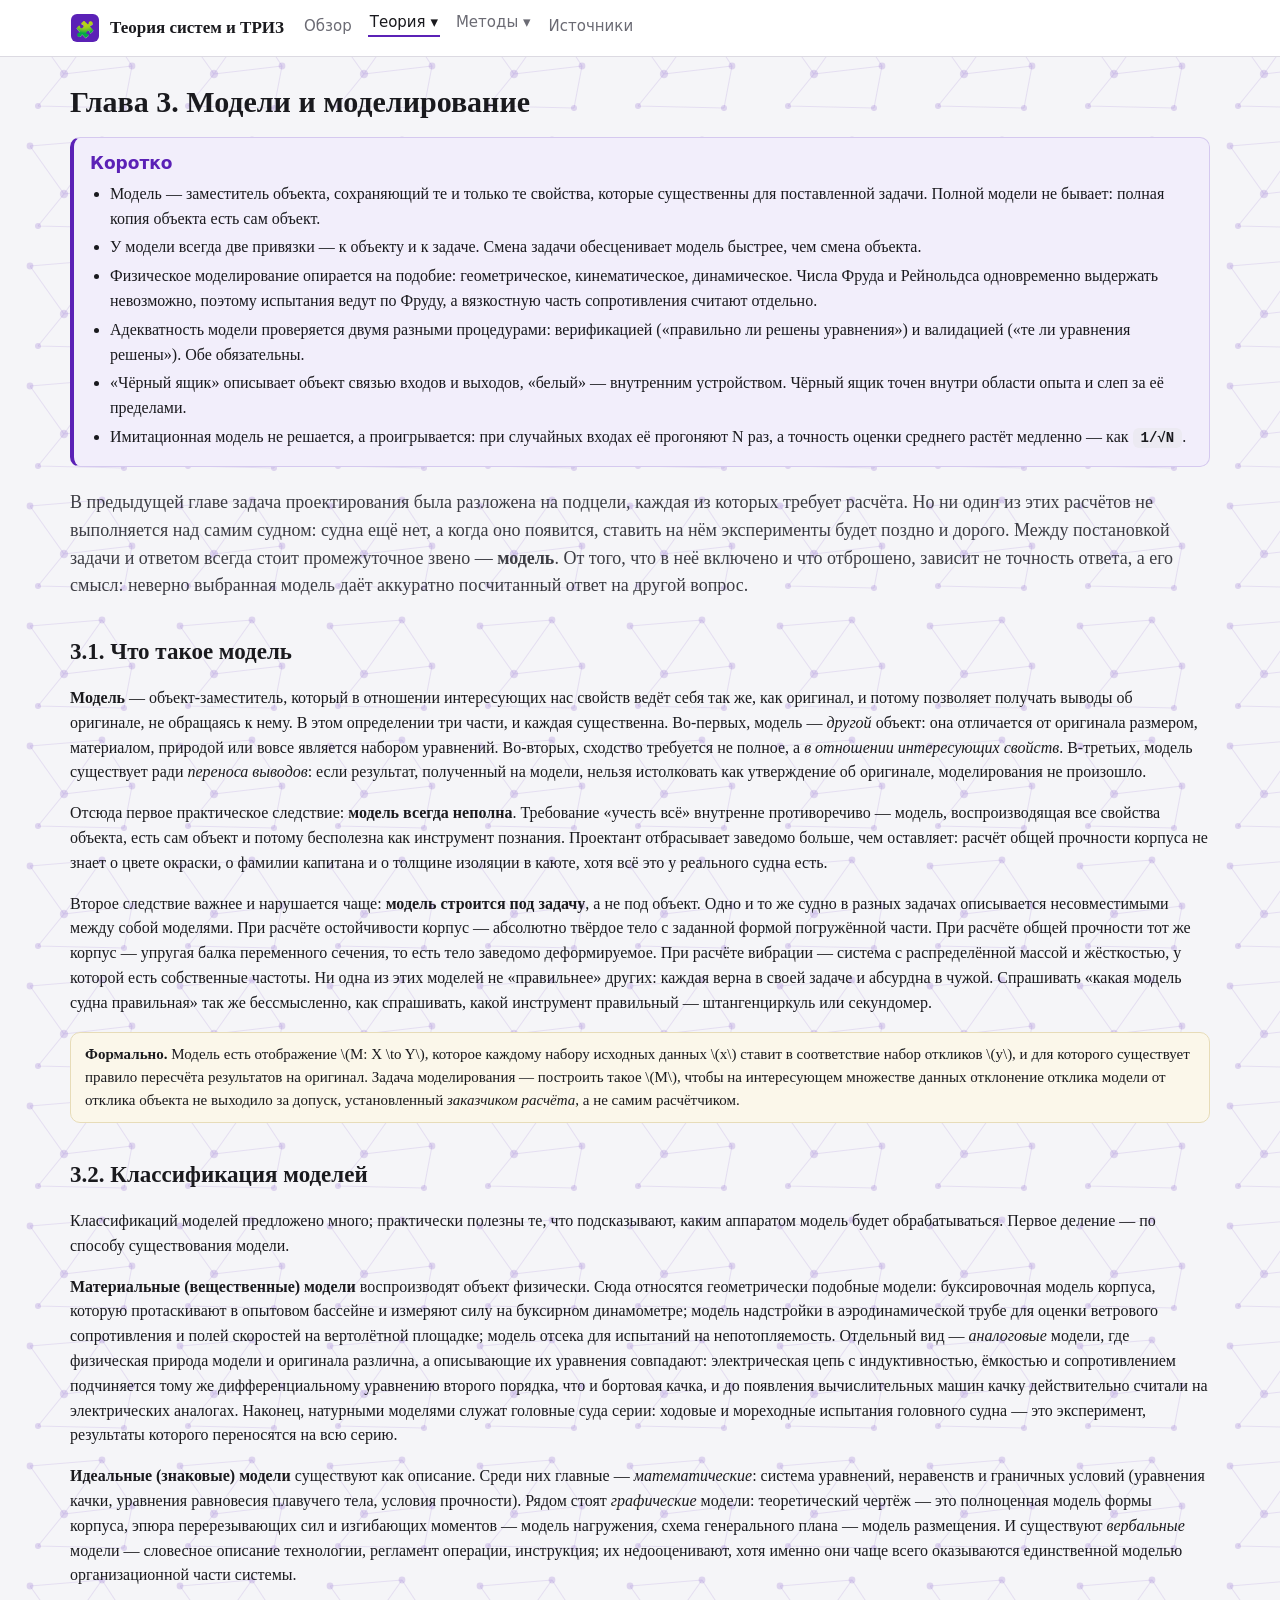
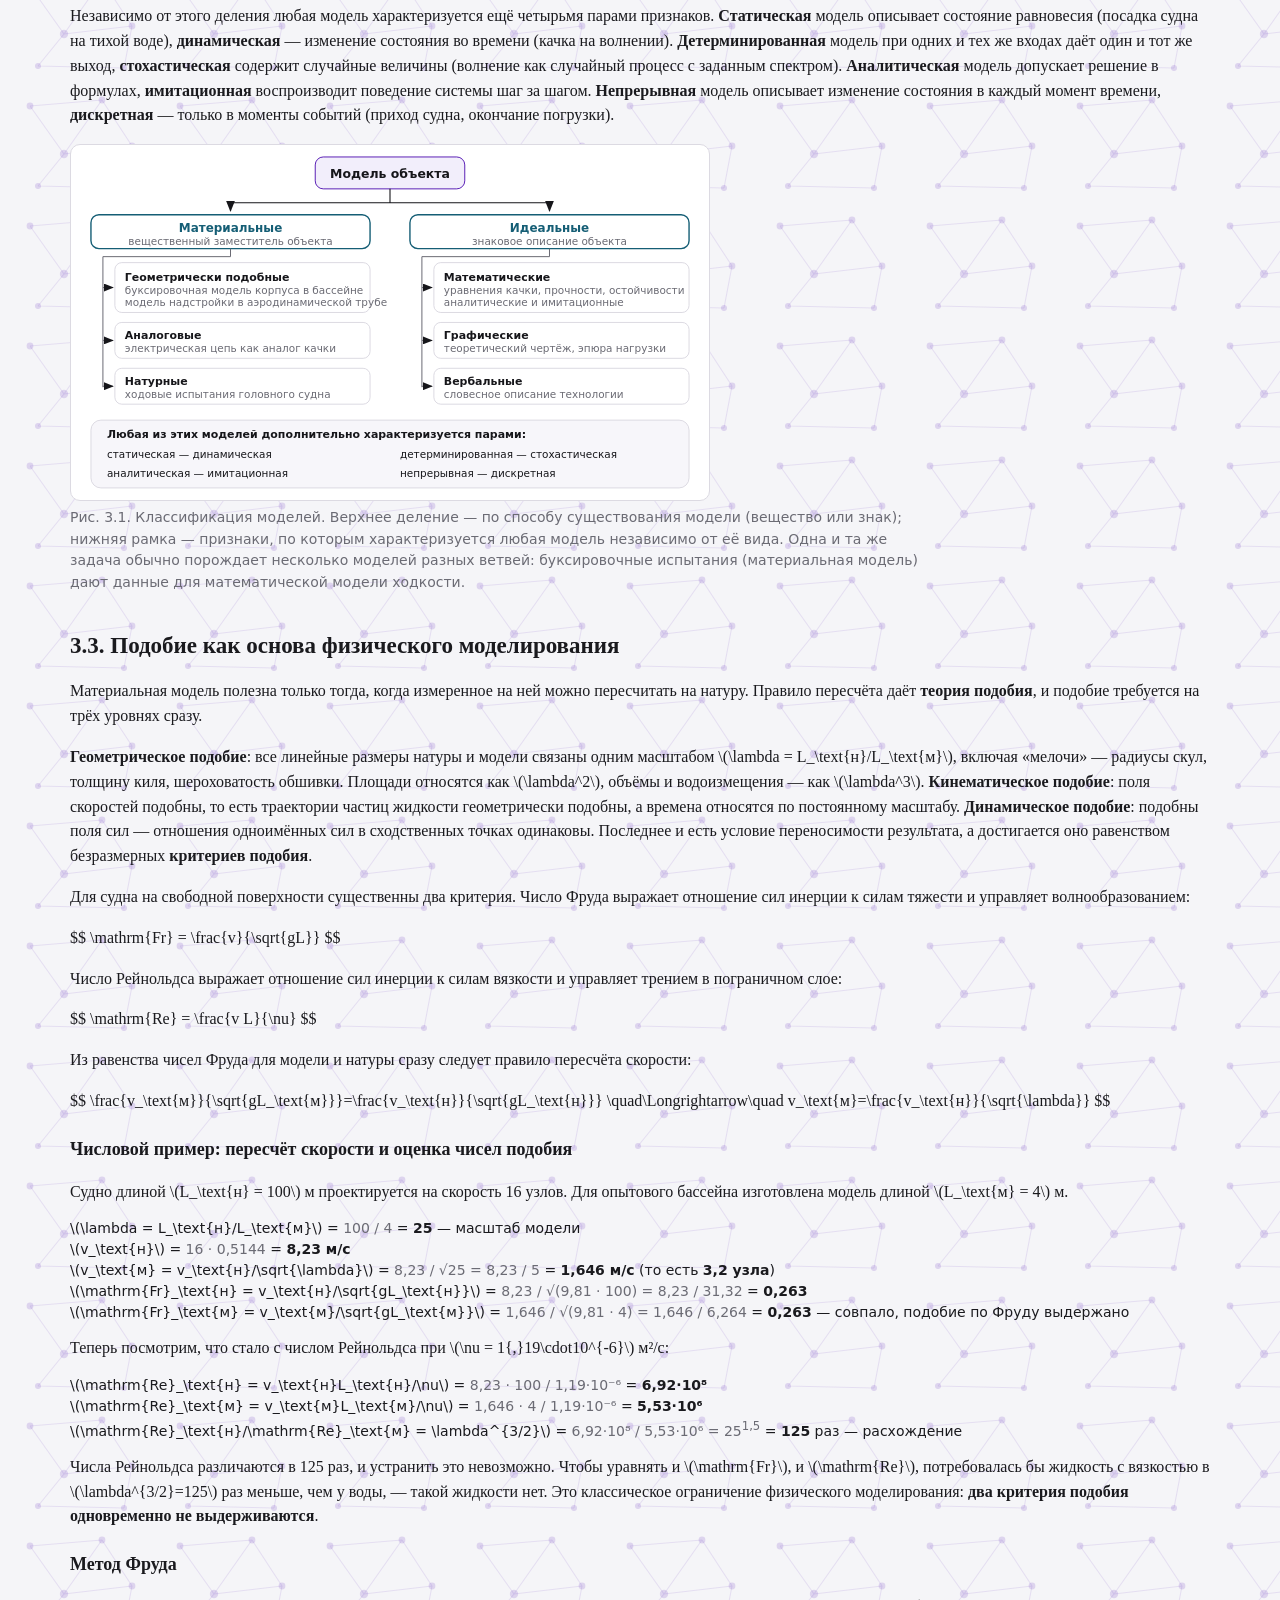
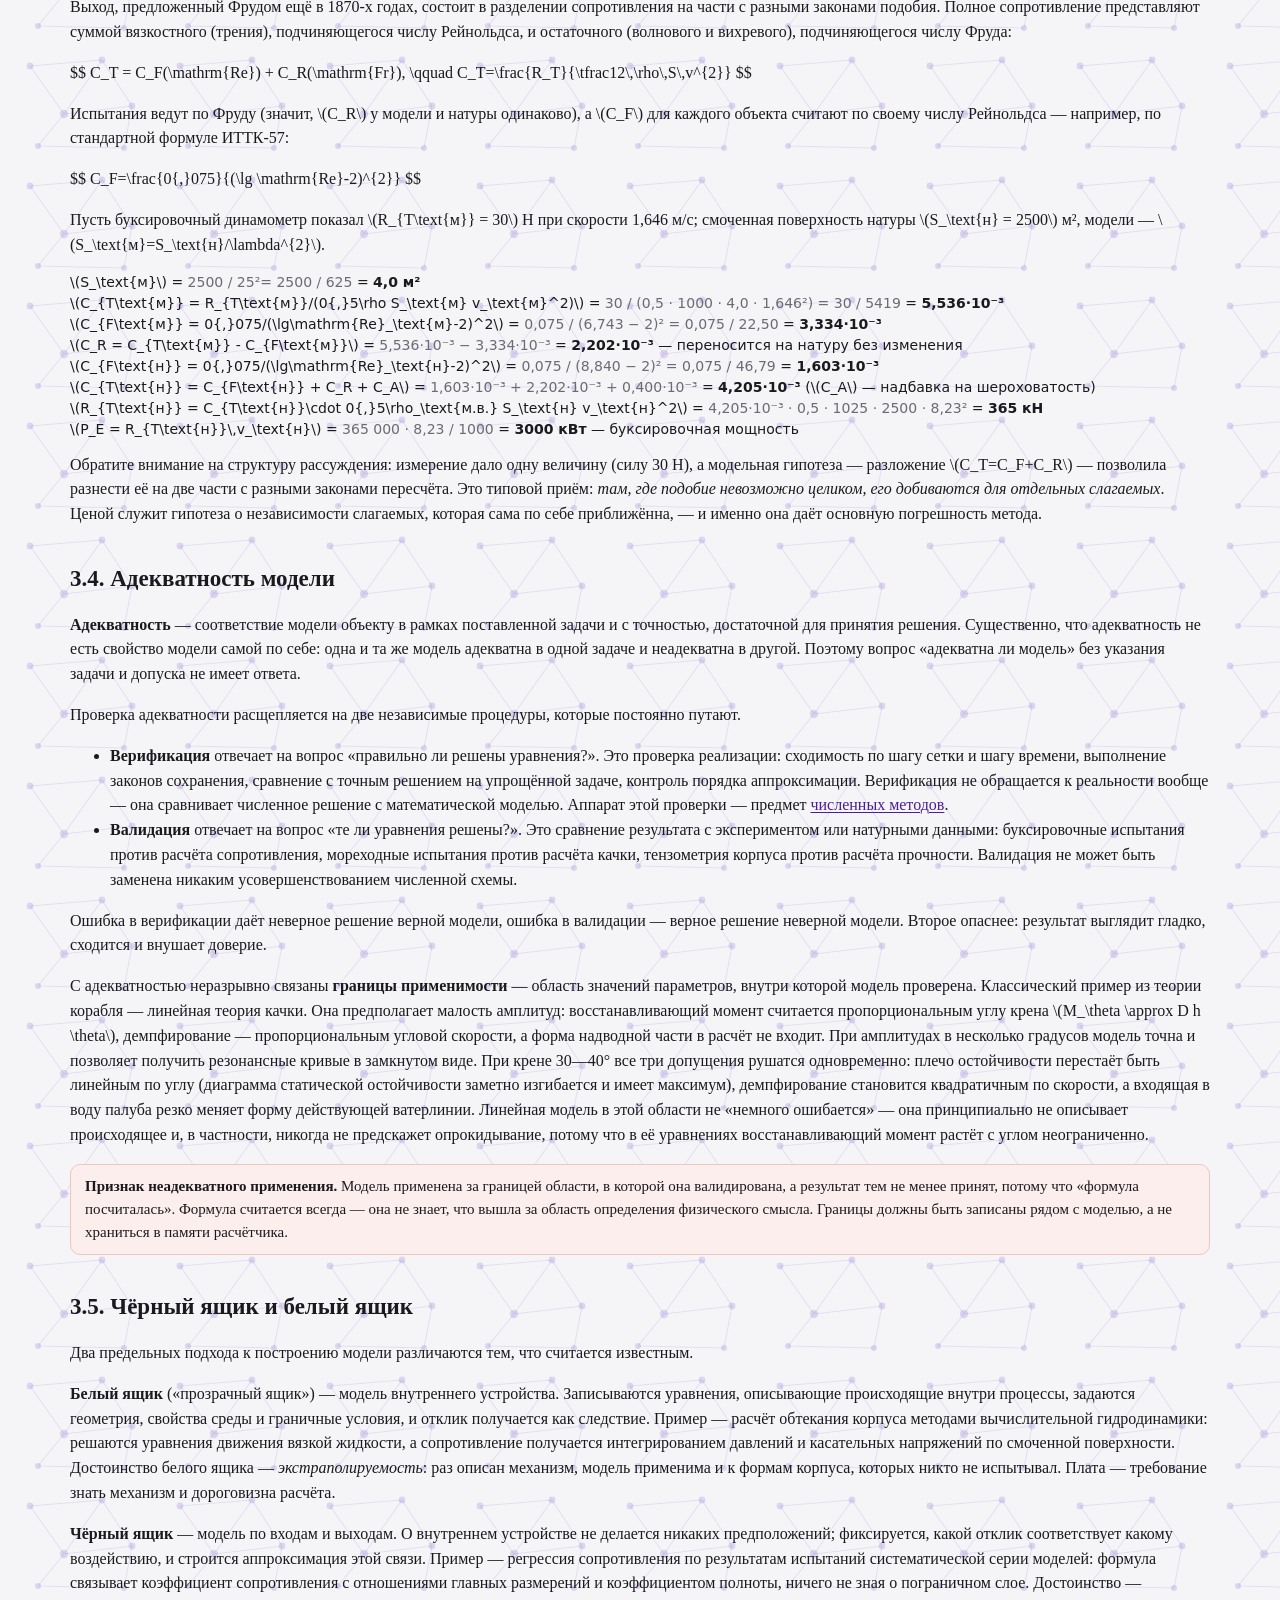
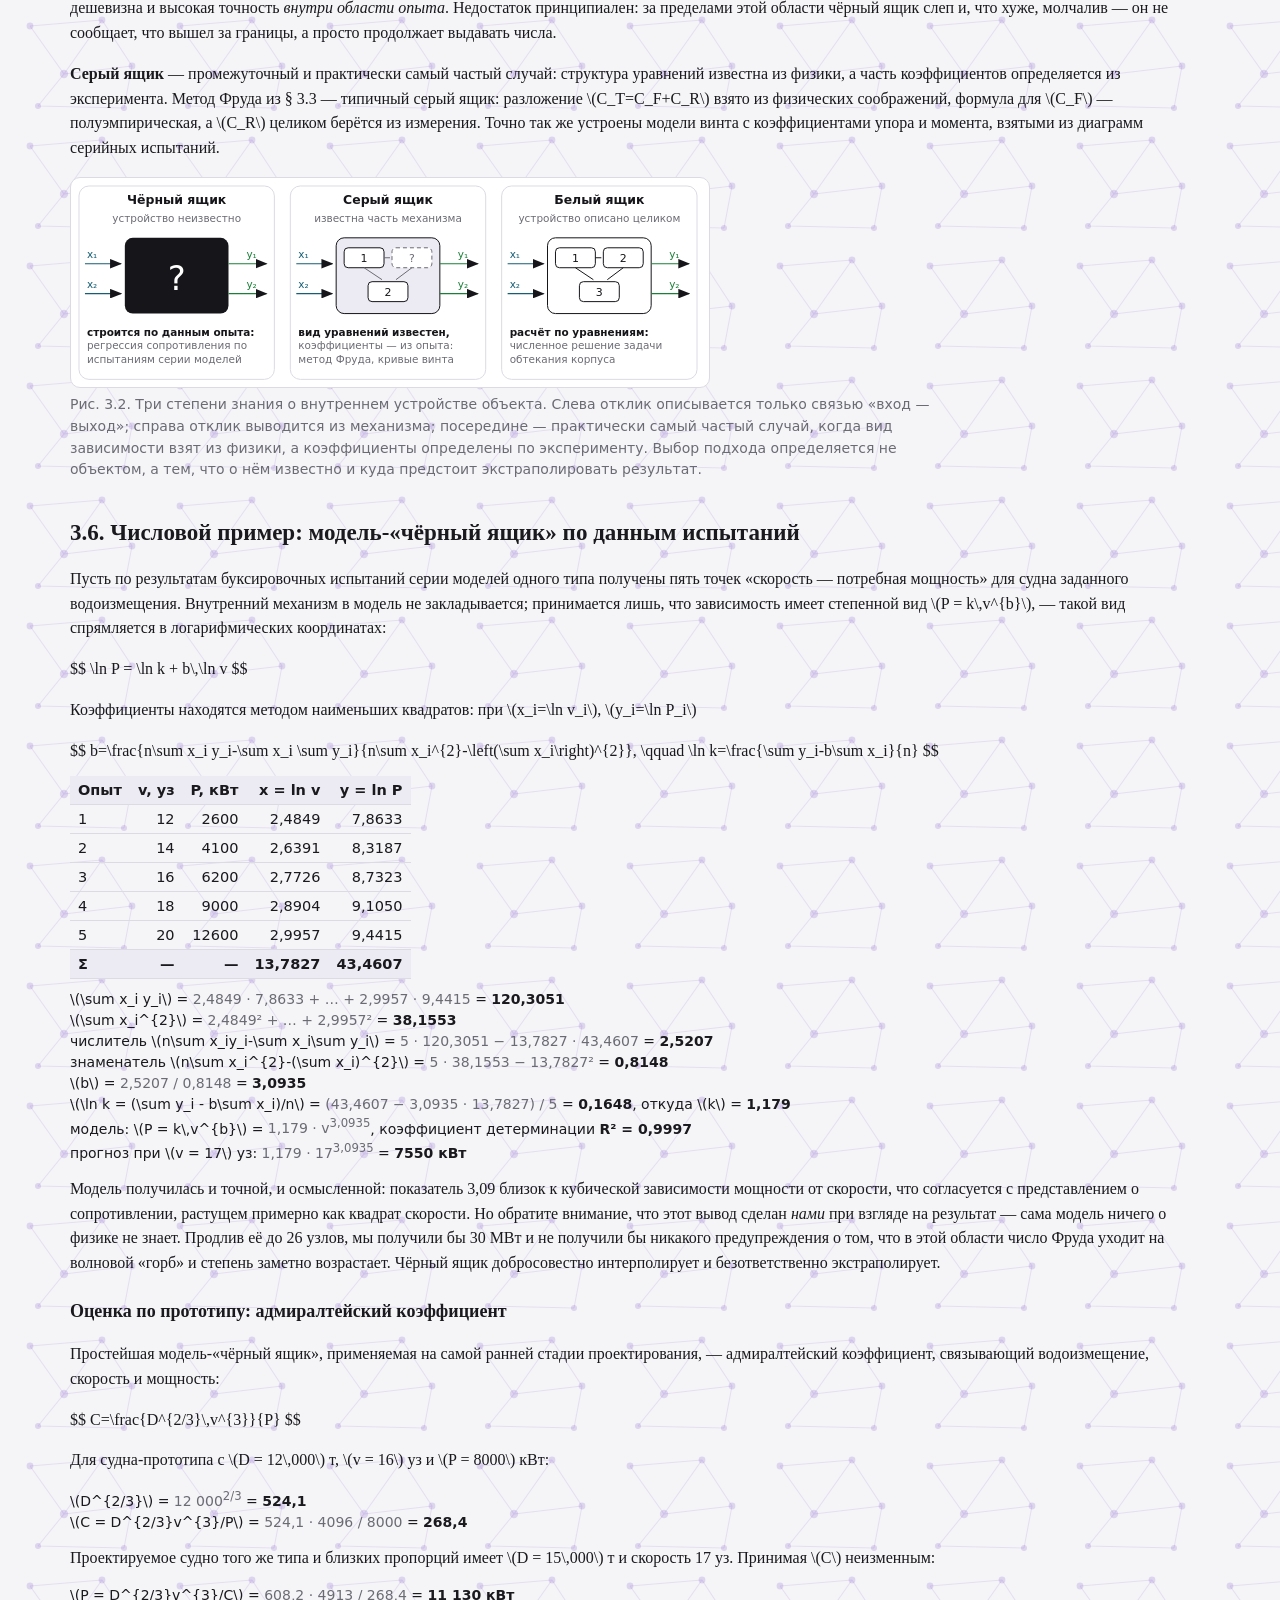
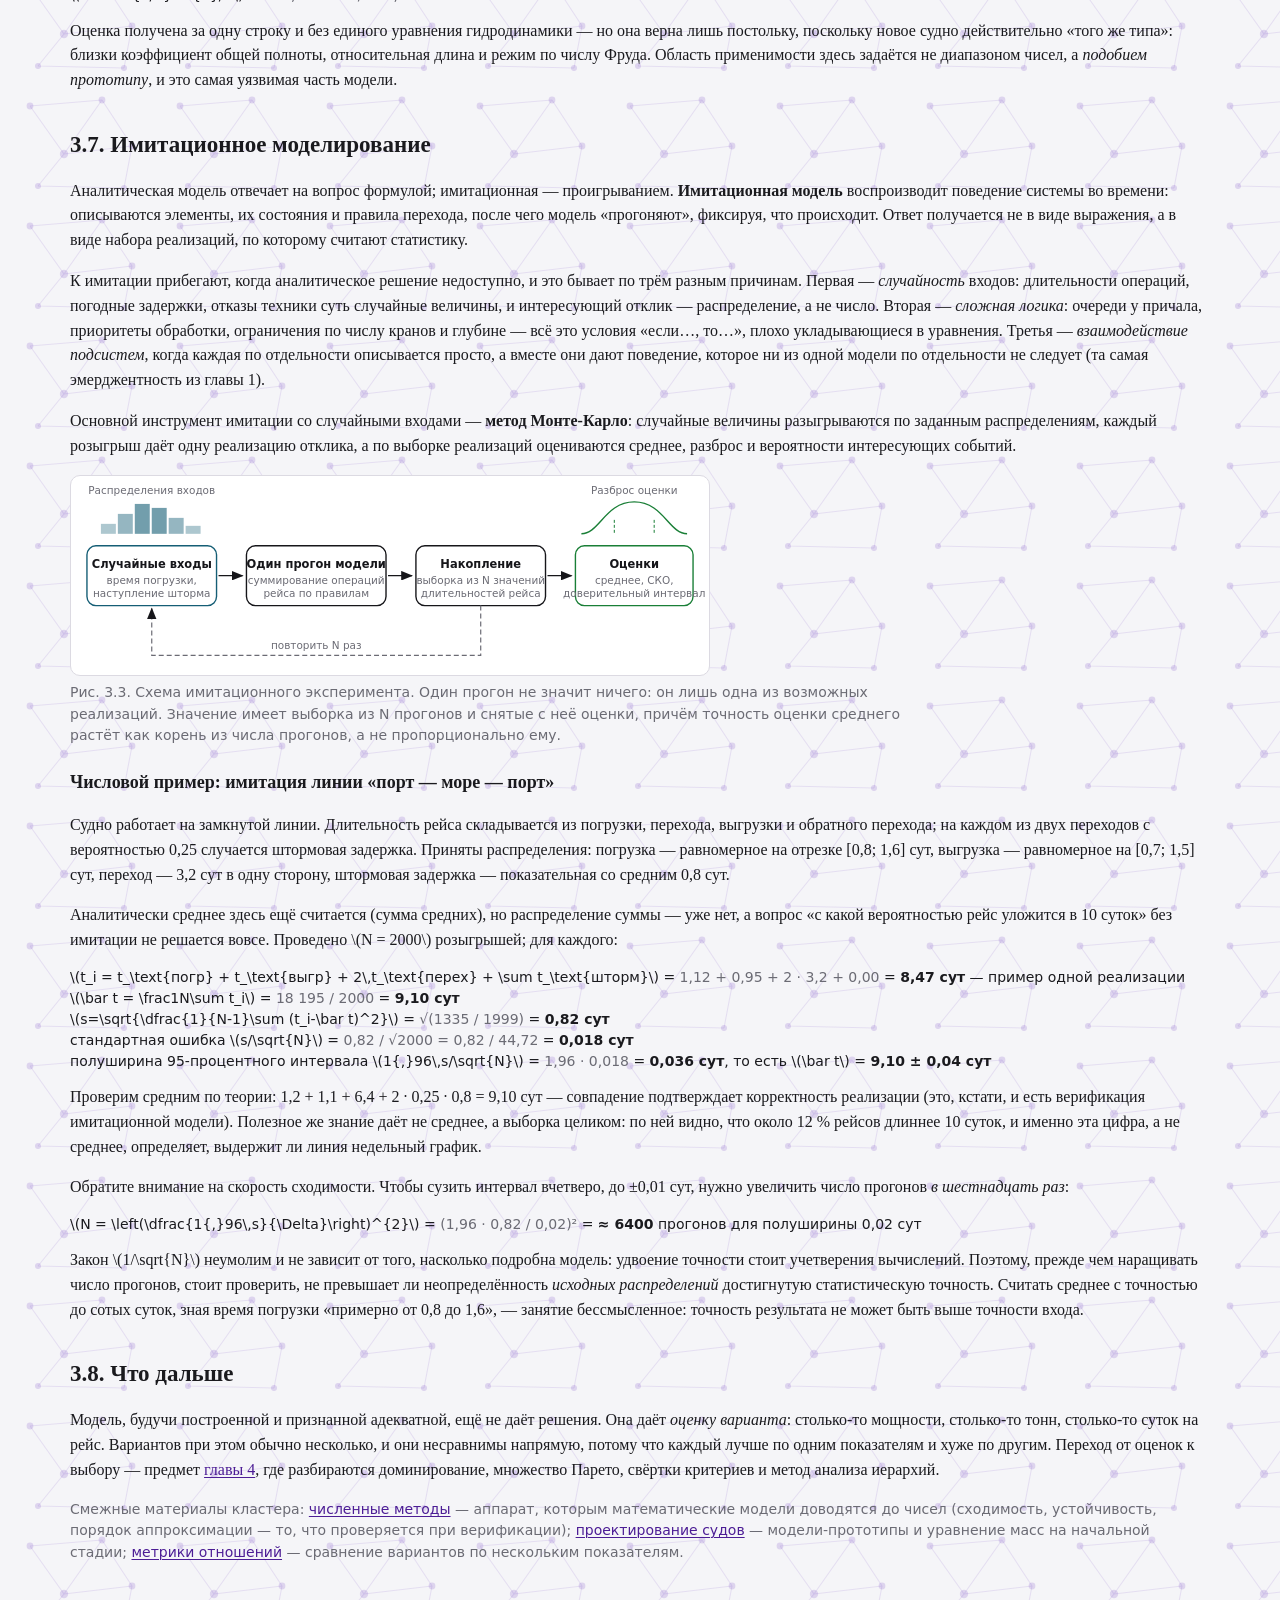
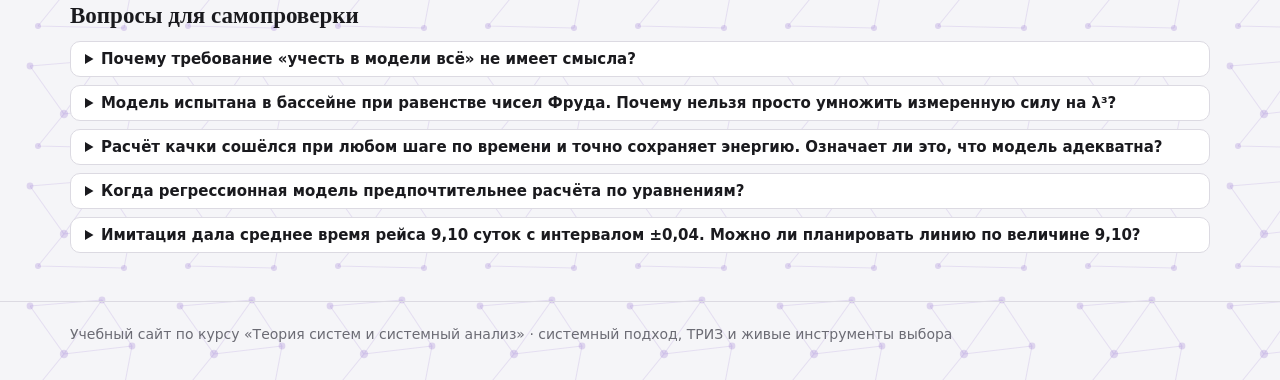
<file: site/t-models.html>
<!doctype html>
<html lang="ru">
<head>
<meta charset="utf-8">
<meta name="viewport" content="width=device-width, initial-scale=1">
<title>Глава 3. Модели и моделирование</title>
<meta name="description" content="Модель как заместитель объекта, классификация моделей: материальные и идеальные, статические и динамические, детерминированные и стохастические, аналитические и имитационные; геометрическое, кинематическое и динамическое подобие, числа Фруда и Рейнольдса, метод Фруда пересчёта сопротивления; адекватность модели, верификация и валидация, границы применимости; чёрный, серый и белый ящик; регрессия и адмиралтейский коэффициент; имитационное моделирование и метод Монте-Карло.">
<link rel="icon" href="data:image/svg+xml,<svg xmlns=%22http://www.w3.org/2000/svg%22 viewBox=%220 0 100 100%22><text y=%22.9em%22 font-size=%2290%22>🧩</text></svg>">
<link rel="stylesheet" href="assets/style.css">
</head>
<body>
<script src="assets/shell.js"></script>
<script src="assets/site.js" data-root="./" data-page="t-models"></script>
<main class="wrap">
  <h1>Глава 3. Модели и моделирование</h1>

  <div class="tldr">
    <h2>Коротко</h2>
    <ul>
      <li>Модель — заместитель объекта, сохраняющий те и только те свойства,
      которые существенны для поставленной задачи. Полной модели не бывает:
      полная копия объекта есть сам объект.</li>
      <li>У модели всегда две привязки — к объекту и к задаче. Смена задачи
      обесценивает модель быстрее, чем смена объекта.</li>
      <li>Физическое моделирование опирается на подобие: геометрическое,
      кинематическое, динамическое. Числа Фруда и Рейнольдса одновременно
      выдержать невозможно, поэтому испытания ведут по Фруду, а вязкостную
      часть сопротивления считают отдельно.</li>
      <li>Адекватность модели проверяется двумя разными процедурами:
      верификацией («правильно ли решены уравнения») и валидацией («те ли
      уравнения решены»). Обе обязательны.</li>
      <li>«Чёрный ящик» описывает объект связью входов и выходов, «белый» —
      внутренним устройством. Чёрный ящик точен внутри области опыта и слеп
      за её пределами.</li>
      <li>Имитационная модель не решается, а проигрывается: при случайных
      входах её прогоняют N раз, а точность оценки среднего растёт медленно —
      как <span class="readout">1/√N</span>.</li>
    </ul>
  </div>

  <p class="lead">В предыдущей главе задача проектирования была разложена на
  подцели, каждая из которых требует расчёта. Но ни один из этих расчётов не
  выполняется над самим судном: судна ещё нет, а когда оно появится, ставить
  на нём эксперименты будет поздно и дорого. Между постановкой задачи и ответом
  всегда стоит промежуточное звено — <b>модель</b>. От того, что в неё
  включено и что отброшено, зависит не точность ответа, а его смысл: неверно
  выбранная модель даёт аккуратно посчитанный ответ на другой вопрос.</p>

  <h2>3.1. Что такое модель</h2>
  <p><b>Модель</b> — объект-заместитель, который в отношении интересующих нас
  свойств ведёт себя так же, как оригинал, и потому позволяет получать
  выводы об оригинале, не обращаясь к нему. В этом определении три части, и
  каждая существенна. Во-первых, модель — <i>другой</i> объект: она отличается
  от оригинала размером, материалом, природой или вовсе является набором
  уравнений. Во-вторых, сходство требуется не полное, а <i>в отношении
  интересующих свойств</i>. В-третьих, модель существует ради <i>переноса
  выводов</i>: если результат, полученный на модели, нельзя истолковать как
  утверждение об оригинале, моделирования не произошло.</p>
  <p>Отсюда первое практическое следствие: <b>модель всегда неполна</b>.
  Требование «учесть всё» внутренне противоречиво — модель, воспроизводящая
  все свойства объекта, есть сам объект и потому бесполезна как инструмент
  познания. Проектант отбрасывает заведомо больше, чем оставляет: расчёт
  общей прочности корпуса не знает о цвете окраски, о фамилии капитана и о
  толщине изоляции в каюте, хотя всё это у реального судна есть.</p>
  <p>Второе следствие важнее и нарушается чаще: <b>модель строится под
  задачу</b>, а не под объект. Одно и то же судно в разных задачах описывается
  несовместимыми между собой моделями. При расчёте остойчивости корпус —
  абсолютно твёрдое тело с заданной формой погружённой части. При расчёте
  общей прочности тот же корпус — упругая балка переменного сечения, то есть
  тело заведомо деформируемое. При расчёте вибрации — система с распределённой
  массой и жёсткостью, у которой есть собственные частоты. Ни одна из этих
  моделей не «правильнее» других: каждая верна в своей задаче и абсурдна в
  чужой. Спрашивать «какая модель судна правильная» так же бессмысленно, как
  спрашивать, какой инструмент правильный — штангенциркуль или секундомер.</p>
  <div class="note">
    <b>Формально.</b> Модель есть отображение \(M: X \to Y\), которое каждому
    набору исходных данных \(x\) ставит в соответствие набор откликов \(y\), и
    для которого существует правило пересчёта результатов на оригинал. Задача
    моделирования — построить такое \(M\), чтобы на интересующем множестве
    данных отклонение отклика модели от отклика объекта не выходило за
    допуск, установленный <i>заказчиком расчёта</i>, а не самим расчётчиком.
  </div>

  <h2>3.2. Классификация моделей</h2>
  <p>Классификаций моделей предложено много; практически полезны те, что
  подсказывают, каким аппаратом модель будет обрабатываться. Первое деление —
  по способу существования модели.</p>
  <p><b>Материальные (вещественные) модели</b> воспроизводят объект физически.
  Сюда относятся геометрически подобные модели: буксировочная модель корпуса,
  которую протаскивают в опытовом бассейне и измеряют силу на буксирном
  динамометре; модель надстройки в аэродинамической трубе для оценки
  ветрового сопротивления и полей скоростей на вертолётной площадке; модель
  отсека для испытаний на непотопляемость. Отдельный вид — <i>аналоговые</i>
  модели, где физическая природа модели и оригинала различна, а описывающие
  их уравнения совпадают: электрическая цепь с индуктивностью, ёмкостью и
  сопротивлением подчиняется тому же дифференциальному уравнению второго
  порядка, что и бортовая качка, и до появления вычислительных машин качку
  действительно считали на электрических аналогах. Наконец, натурными
  моделями служат головные суда серии: ходовые и мореходные испытания
  головного судна — это эксперимент, результаты которого переносятся на всю
  серию.</p>
  <p><b>Идеальные (знаковые) модели</b> существуют как описание. Среди них
  главные — <i>математические</i>: система уравнений, неравенств и граничных
  условий (уравнения качки, уравнения равновесия плавучего тела, условия
  прочности). Рядом стоят <i>графические</i> модели: теоретический чертёж —
  это полноценная модель формы корпуса, эпюра перерезывающих сил и изгибающих
  моментов — модель нагружения, схема генерального плана — модель размещения.
  И существуют <i>вербальные</i> модели — словесное описание технологии,
  регламент операции, инструкция; их недооценивают, хотя именно они чаще всего
  оказываются единственной моделью организационной части системы.</p>
  <p>Независимо от этого деления любая модель характеризуется ещё четырьмя
  парами признаков. <b>Статическая</b> модель описывает состояние равновесия
  (посадка судна на тихой воде), <b>динамическая</b> — изменение состояния во
  времени (качка на волнении). <b>Детерминированная</b> модель при одних и тех
  же входах даёт один и тот же выход, <b>стохастическая</b> содержит случайные
  величины (волнение как случайный процесс с заданным спектром).
  <b>Аналитическая</b> модель допускает решение в формулах, <b>имитационная</b>
  воспроизводит поведение системы шаг за шагом. <b>Непрерывная</b> модель
  описывает изменение состояния в каждый момент времени, <b>дискретная</b> —
  только в моменты событий (приход судна, окончание погрузки).</p>

  <svg viewBox="0 0 640 356" class="geo-board" style="max-width:640px">
    <rect x="245" y="12" width="150" height="32" rx="8" fill="#f2eefb" stroke="#5b21b6"/>
    <text x="320" y="33" text-anchor="middle" style="font:600 12.5px system-ui;fill:#16161a">Модель объекта</text>
    <path d="M320,44 V58 M160,58 H480" fill="none" stroke="#16161a" stroke-width="1.1"/>
    <path d="M160,58 V66" fill="none" stroke="#16161a" stroke-width="1.1" marker-end="url(#arrE)"/>
    <path d="M480,58 V66" fill="none" stroke="#16161a" stroke-width="1.1" marker-end="url(#arrE)"/>

    <rect x="20" y="70" width="280" height="34" rx="8" fill="#fff" stroke="#155e75" stroke-width="1.4"/>
    <text x="160" y="87" text-anchor="middle" style="font:600 12px system-ui;fill:#155e75">Материальные</text>
    <text x="160" y="100" text-anchor="middle" style="font:10.5px system-ui;fill:#6b6b74">вещественный заместитель объекта</text>
    <rect x="340" y="70" width="280" height="34" rx="8" fill="#fff" stroke="#155e75" stroke-width="1.4"/>
    <text x="480" y="87" text-anchor="middle" style="font:600 12px system-ui;fill:#155e75">Идеальные</text>
    <text x="480" y="100" text-anchor="middle" style="font:10.5px system-ui;fill:#6b6b74">знаковое описание объекта</text>

    <path d="M160,104 V112 H32 V243" fill="none" stroke="#6b6b74" stroke-width="1"/>
    <path d="M32,143 H42" fill="none" stroke="#6b6b74" stroke-width="1" marker-end="url(#arrE)"/>
    <path d="M32,196 H42" fill="none" stroke="#6b6b74" stroke-width="1" marker-end="url(#arrE)"/>
    <path d="M32,242 H42" fill="none" stroke="#6b6b74" stroke-width="1" marker-end="url(#arrE)"/>
    <rect x="44" y="118" width="256" height="50" rx="7" fill="#fff" stroke="#dcdae2"/>
    <text x="54" y="136" style="font:600 11px system-ui;fill:#16161a">Геометрически подобные</text>
    <text x="54" y="149" style="font:10.5px system-ui;fill:#6b6b74">буксировочная модель корпуса в бассейне</text>
    <text x="54" y="162" style="font:10.5px system-ui;fill:#6b6b74">модель надстройки в аэродинамической трубе</text>
    <rect x="44" y="178" width="256" height="36" rx="7" fill="#fff" stroke="#dcdae2"/>
    <text x="54" y="195" style="font:600 11px system-ui;fill:#16161a">Аналоговые</text>
    <text x="54" y="208" style="font:10.5px system-ui;fill:#6b6b74">электрическая цепь как аналог качки</text>
    <rect x="44" y="224" width="256" height="36" rx="7" fill="#fff" stroke="#dcdae2"/>
    <text x="54" y="241" style="font:600 11px system-ui;fill:#16161a">Натурные</text>
    <text x="54" y="254" style="font:10.5px system-ui;fill:#6b6b74">ходовые испытания головного судна</text>

    <path d="M480,104 V112 H352 V243" fill="none" stroke="#6b6b74" stroke-width="1"/>
    <path d="M352,143 H362" fill="none" stroke="#6b6b74" stroke-width="1" marker-end="url(#arrE)"/>
    <path d="M352,196 H362" fill="none" stroke="#6b6b74" stroke-width="1" marker-end="url(#arrE)"/>
    <path d="M352,242 H362" fill="none" stroke="#6b6b74" stroke-width="1" marker-end="url(#arrE)"/>
    <rect x="364" y="118" width="256" height="50" rx="7" fill="#fff" stroke="#dcdae2"/>
    <text x="374" y="136" style="font:600 11px system-ui;fill:#16161a">Математические</text>
    <text x="374" y="149" style="font:10.5px system-ui;fill:#6b6b74">уравнения качки, прочности, остойчивости</text>
    <text x="374" y="162" style="font:10.5px system-ui;fill:#6b6b74">аналитические и имитационные</text>
    <rect x="364" y="178" width="256" height="36" rx="7" fill="#fff" stroke="#dcdae2"/>
    <text x="374" y="195" style="font:600 11px system-ui;fill:#16161a">Графические</text>
    <text x="374" y="208" style="font:10.5px system-ui;fill:#6b6b74">теоретический чертёж, эпюра нагрузки</text>
    <rect x="364" y="224" width="256" height="36" rx="7" fill="#fff" stroke="#dcdae2"/>
    <text x="374" y="241" style="font:600 11px system-ui;fill:#16161a">Вербальные</text>
    <text x="374" y="254" style="font:10.5px system-ui;fill:#6b6b74">словесное описание технологии</text>

    <rect x="20" y="276" width="600" height="68" rx="10" fill="#f7f6fa" stroke="#dcdae2"/>
    <text x="36" y="294" style="font:600 11px system-ui;fill:#16161a">Любая из этих моделей дополнительно характеризуется парами:</text>
    <text x="36" y="314" style="font:10.5px system-ui;fill:#16161a">статическая — динамическая</text>
    <text x="330" y="314" style="font:10.5px system-ui;fill:#16161a">детерминированная — стохастическая</text>
    <text x="36" y="333" style="font:10.5px system-ui;fill:#16161a">аналитическая — имитационная</text>
    <text x="330" y="333" style="font:10.5px system-ui;fill:#16161a">непрерывная — дискретная</text>
  </svg>
  <div class="caption">Рис. 3.1. Классификация моделей. Верхнее деление —
  по способу существования модели (вещество или знак); нижняя рамка — признаки,
  по которым характеризуется любая модель независимо от её вида. Одна и та же
  задача обычно порождает несколько моделей разных ветвей: буксировочные
  испытания (материальная модель) дают данные для математической модели
  ходкости.</div>

  <h2>3.3. Подобие как основа физического моделирования</h2>
  <p>Материальная модель полезна только тогда, когда измеренное на ней можно
  пересчитать на натуру. Правило пересчёта даёт <b>теория подобия</b>, и
  подобие требуется на трёх уровнях сразу.</p>
  <p><b>Геометрическое подобие</b>: все линейные размеры натуры и модели
  связаны одним масштабом \(\lambda = L_\text{н}/L_\text{м}\), включая
  «мелочи» — радиусы скул, толщину киля, шероховатость обшивки. Площади
  относятся как \(\lambda^2\), объёмы и водоизмещения — как \(\lambda^3\).
  <b>Кинематическое подобие</b>: поля скоростей подобны, то есть траектории
  частиц жидкости геометрически подобны, а времена относятся по постоянному
  масштабу. <b>Динамическое подобие</b>: подобны поля сил — отношения
  одноимённых сил в сходственных точках одинаковы. Последнее и есть условие
  переносимости результата, а достигается оно равенством безразмерных
  <b>критериев подобия</b>.</p>
  <p>Для судна на свободной поверхности существенны два критерия. Число Фруда
  выражает отношение сил инерции к силам тяжести и управляет
  волнообразованием:</p>
  $$ \mathrm{Fr} = \frac{v}{\sqrt{gL}} $$
  <p>Число Рейнольдса выражает отношение сил инерции к силам вязкости и
  управляет трением в пограничном слое:</p>
  $$ \mathrm{Re} = \frac{v L}{\nu} $$
  <p>Из равенства чисел Фруда для модели и натуры сразу следует правило
  пересчёта скорости:</p>
  $$ \frac{v_\text{м}}{\sqrt{gL_\text{м}}}=\frac{v_\text{н}}{\sqrt{gL_\text{н}}}
     \quad\Longrightarrow\quad v_\text{м}=\frac{v_\text{н}}{\sqrt{\lambda}} $$

  <h3>Числовой пример: пересчёт скорости и оценка чисел подобия</h3>
  <p>Судно длиной \(L_\text{н} = 100\) м проектируется на скорость 16 узлов.
  Для опытового бассейна изготовлена модель длиной \(L_\text{м} = 4\) м.</p>
  <div class="calc-row">\(\lambda = L_\text{н}/L_\text{м}\) =
    <span style="color:#6b6b74">100 / 4</span> = <b>25</b> — масштаб модели</div>
  <div class="calc-row">\(v_\text{н}\) =
    <span style="color:#6b6b74">16 · 0,5144</span> = <b>8,23 м/с</b></div>
  <div class="calc-row">\(v_\text{м} = v_\text{н}/\sqrt{\lambda}\) =
    <span style="color:#6b6b74">8,23 / √25 = 8,23 / 5</span> =
    <b>1,646 м/с</b> (то есть <b>3,2 узла</b>)</div>
  <div class="calc-row">\(\mathrm{Fr}_\text{н} = v_\text{н}/\sqrt{gL_\text{н}}\) =
    <span style="color:#6b6b74">8,23 / √(9,81 · 100) = 8,23 / 31,32</span> =
    <b>0,263</b></div>
  <div class="calc-row">\(\mathrm{Fr}_\text{м} = v_\text{м}/\sqrt{gL_\text{м}}\) =
    <span style="color:#6b6b74">1,646 / √(9,81 · 4) = 1,646 / 6,264</span> =
    <b>0,263</b> — совпало, подобие по Фруду выдержано</div>
  <p>Теперь посмотрим, что стало с числом Рейнольдса при
  \(\nu = 1{,}19\cdot10^{-6}\) м²/с:</p>
  <div class="calc-row">\(\mathrm{Re}_\text{н} = v_\text{н}L_\text{н}/\nu\) =
    <span style="color:#6b6b74">8,23 · 100 / 1,19·10⁻⁶</span> =
    <b>6,92·10⁸</b></div>
  <div class="calc-row">\(\mathrm{Re}_\text{м} = v_\text{м}L_\text{м}/\nu\) =
    <span style="color:#6b6b74">1,646 · 4 / 1,19·10⁻⁶</span> =
    <b>5,53·10⁶</b></div>
  <div class="calc-row">\(\mathrm{Re}_\text{н}/\mathrm{Re}_\text{м} = \lambda^{3/2}\) =
    <span style="color:#6b6b74">6,92·10⁸ / 5,53·10⁶ = 25<sup>1,5</sup></span> =
    <b>125</b> раз — расхождение</div>
  <p>Числа Рейнольдса различаются в 125 раз, и устранить это невозможно.
  Чтобы уравнять и \(\mathrm{Fr}\), и \(\mathrm{Re}\), потребовалась бы
  жидкость с вязкостью в \(\lambda^{3/2}=125\) раз меньше, чем у воды, — такой
  жидкости нет. Это классическое ограничение физического моделирования:
  <b>два критерия подобия одновременно не выдерживаются</b>.</p>

  <h3>Метод Фруда</h3>
  <p>Выход, предложенный Фрудом ещё в 1870-х годах, состоит в разделении
  сопротивления на части с разными законами подобия. Полное сопротивление
  представляют суммой вязкостного (трения), подчиняющегося числу Рейнольдса, и
  остаточного (волнового и вихревого), подчиняющегося числу Фруда:</p>
  $$ C_T = C_F(\mathrm{Re}) + C_R(\mathrm{Fr}), \qquad
     C_T=\frac{R_T}{\tfrac12\,\rho\,S\,v^{2}} $$
  <p>Испытания ведут по Фруду (значит, \(C_R\) у модели и натуры одинаково), а
  \(C_F\) для каждого объекта считают по своему числу Рейнольдса — например, по
  стандартной формуле ИТТК-57:</p>
  $$ C_F=\frac{0{,}075}{(\lg \mathrm{Re}-2)^{2}} $$
  <p>Пусть буксировочный динамометр показал \(R_{T\text{м}} = 30\) Н при
  скорости 1,646 м/с; смоченная поверхность натуры \(S_\text{н} = 2500\) м²,
  модели — \(S_\text{м}=S_\text{н}/\lambda^{2}\).</p>
  <div class="calc-row">\(S_\text{м}\) =
    <span style="color:#6b6b74">2500 / 25²= 2500 / 625</span> = <b>4,0 м²</b></div>
  <div class="calc-row">\(C_{T\text{м}} = R_{T\text{м}}/(0{,}5\rho S_\text{м} v_\text{м}^2)\) =
    <span style="color:#6b6b74">30 / (0,5 · 1000 · 4,0 · 1,646²) = 30 / 5419</span> =
    <b>5,536·10⁻³</b></div>
  <div class="calc-row">\(C_{F\text{м}} = 0{,}075/(\lg\mathrm{Re}_\text{м}-2)^2\) =
    <span style="color:#6b6b74">0,075 / (6,743 − 2)² = 0,075 / 22,50</span> =
    <b>3,334·10⁻³</b></div>
  <div class="calc-row">\(C_R = C_{T\text{м}} - C_{F\text{м}}\) =
    <span style="color:#6b6b74">5,536·10⁻³ − 3,334·10⁻³</span> =
    <b>2,202·10⁻³</b> — переносится на натуру без изменения</div>
  <div class="calc-row">\(C_{F\text{н}} = 0{,}075/(\lg\mathrm{Re}_\text{н}-2)^2\) =
    <span style="color:#6b6b74">0,075 / (8,840 − 2)² = 0,075 / 46,79</span> =
    <b>1,603·10⁻³</b></div>
  <div class="calc-row">\(C_{T\text{н}} = C_{F\text{н}} + C_R + C_A\) =
    <span style="color:#6b6b74">1,603·10⁻³ + 2,202·10⁻³ + 0,400·10⁻³</span> =
    <b>4,205·10⁻³</b> (\(C_A\) — надбавка на шероховатость)</div>
  <div class="calc-row">\(R_{T\text{н}} = C_{T\text{н}}\cdot 0{,}5\rho_\text{м.в.} S_\text{н} v_\text{н}^2\) =
    <span style="color:#6b6b74">4,205·10⁻³ · 0,5 · 1025 · 2500 · 8,23²</span> =
    <b>365 кН</b></div>
  <div class="calc-row">\(P_E = R_{T\text{н}}\,v_\text{н}\) =
    <span style="color:#6b6b74">365 000 · 8,23 / 1000</span> =
    <b>3000 кВт</b> — буксировочная мощность</div>
  <p>Обратите внимание на структуру рассуждения: измерение дало одну величину
  (силу 30 Н), а модельная гипотеза — разложение \(C_T=C_F+C_R\) — позволила
  разнести её на две части с разными законами пересчёта. Это типовой приём:
  <i>там, где подобие невозможно целиком, его добиваются для отдельных
  слагаемых</i>. Ценой служит гипотеза о независимости слагаемых, которая
  сама по себе приближённа, — и именно она даёт основную погрешность метода.</p>

  <h2>3.4. Адекватность модели</h2>
  <p><b>Адекватность</b> — соответствие модели объекту в рамках поставленной
  задачи и с точностью, достаточной для принятия решения. Существенно, что
  адекватность не есть свойство модели самой по себе: одна и та же модель
  адекватна в одной задаче и неадекватна в другой. Поэтому вопрос «адекватна ли
  модель» без указания задачи и допуска не имеет ответа.</p>
  <p>Проверка адекватности расщепляется на две независимые процедуры, которые
  постоянно путают.</p>
  <ul>
    <li><b>Верификация</b> отвечает на вопрос «правильно ли решены уравнения?».
    Это проверка реализации: сходимость по шагу сетки и шагу времени,
    выполнение законов сохранения, сравнение с точным решением на упрощённой
    задаче, контроль порядка аппроксимации. Верификация не обращается к
    реальности вообще — она сравнивает численное решение с математической
    моделью. Аппарат этой проверки — предмет
    <a href="https://shadeswd.duckdns.org/mathan/numeric">численных методов</a>.</li>
    <li><b>Валидация</b> отвечает на вопрос «те ли уравнения решены?». Это
    сравнение результата с экспериментом или натурными данными: буксировочные
    испытания против расчёта сопротивления, мореходные испытания против расчёта
    качки, тензометрия корпуса против расчёта прочности. Валидация не может
    быть заменена никаким усовершенствованием численной схемы.</li>
  </ul>
  <p>Ошибка в верификации даёт неверное решение верной модели, ошибка в
  валидации — верное решение неверной модели. Второе опаснее: результат
  выглядит гладко, сходится и внушает доверие.</p>
  <p>С адекватностью неразрывно связаны <b>границы применимости</b> — область
  значений параметров, внутри которой модель проверена. Классический пример из
  теории корабля — линейная теория качки. Она предполагает малость амплитуд:
  восстанавливающий момент считается пропорциональным углу крена
  \(M_\theta \approx D h \theta\), демпфирование — пропорциональным угловой
  скорости, а форма надводной части в расчёт не входит. При амплитудах в
  несколько градусов модель точна и позволяет получить резонансные кривые в
  замкнутом виде. При крене 30—40° все три допущения рушатся одновременно:
  плечо остойчивости перестаёт быть линейным по углу (диаграмма статической
  остойчивости заметно изгибается и имеет максимум), демпфирование становится
  квадратичным по скорости, а входящая в воду палуба резко меняет форму
  действующей ватерлинии. Линейная модель в этой области не «немного
  ошибается» — она принципиально не описывает происходящее и, в частности,
  никогда не предскажет опрокидывание, потому что в её уравнениях
  восстанавливающий момент растёт с углом неограниченно.</p>
  <div class="note warn">
    <b>Признак неадекватного применения.</b> Модель применена за границей
    области, в которой она валидирована, а результат тем не менее принят,
    потому что «формула посчиталась». Формула считается всегда — она не знает,
    что вышла за область определения физического смысла. Границы должны быть
    записаны рядом с моделью, а не храниться в памяти расчётчика.
  </div>

  <h2>3.5. Чёрный ящик и белый ящик</h2>
  <p>Два предельных подхода к построению модели различаются тем, что
  считается известным.</p>
  <p><b>Белый ящик</b> («прозрачный ящик») — модель внутреннего устройства.
  Записываются уравнения, описывающие происходящие внутри процессы, задаются
  геометрия, свойства среды и граничные условия, и отклик получается как
  следствие. Пример — расчёт обтекания корпуса методами вычислительной
  гидродинамики: решаются уравнения движения вязкой жидкости, а сопротивление
  получается интегрированием давлений и касательных напряжений по смоченной
  поверхности. Достоинство белого ящика — <i>экстраполируемость</i>: раз
  описан механизм, модель применима и к формам корпуса, которых никто не
  испытывал. Плата — требование знать механизм и дороговизна расчёта.</p>
  <p><b>Чёрный ящик</b> — модель по входам и выходам. О внутреннем устройстве
  не делается никаких предположений; фиксируется, какой отклик соответствует
  какому воздействию, и строится аппроксимация этой связи. Пример — регрессия
  сопротивления по результатам испытаний систематической серии моделей:
  формула связывает коэффициент сопротивления с отношениями главных размерений
  и коэффициентом полноты, ничего не зная о пограничном слое. Достоинство —
  дешевизна и высокая точность <i>внутри области опыта</i>. Недостаток
  принципиален: за пределами этой области чёрный ящик слеп и, что хуже,
  молчалив — он не сообщает, что вышел за границы, а просто продолжает
  выдавать числа.</p>
  <p><b>Серый ящик</b> — промежуточный и практически самый частый случай:
  структура уравнений известна из физики, а часть коэффициентов определяется
  из эксперимента. Метод Фруда из § 3.3 — типичный серый ящик: разложение
  \(C_T=C_F+C_R\) взято из физических соображений, формула для \(C_F\) —
  полуэмпирическая, а \(C_R\) целиком берётся из измерения. Точно так же
  устроены модели винта с коэффициентами упора и момента, взятыми из
  диаграмм серийных испытаний.</p>

  <svg viewBox="0 0 640 210" class="geo-board" style="max-width:640px">
    <rect x="8" y="8" width="196" height="194" rx="10" fill="#fff" stroke="#dcdae2"/>
    <rect x="220" y="8" width="196" height="194" rx="10" fill="#fff" stroke="#dcdae2"/>
    <rect x="432" y="8" width="196" height="194" rx="10" fill="#fff" stroke="#dcdae2"/>

    <text x="106" y="26" text-anchor="middle" style="font:600 12.5px system-ui;fill:#16161a">Чёрный ящик</text>
    <text x="106" y="44" text-anchor="middle" style="font:10.5px system-ui;fill:#6b6b74">устройство неизвестно</text>
    <text x="318" y="26" text-anchor="middle" style="font:600 12.5px system-ui;fill:#16161a">Серый ящик</text>
    <text x="318" y="44" text-anchor="middle" style="font:10.5px system-ui;fill:#6b6b74">известна часть механизма</text>
    <text x="530" y="26" text-anchor="middle" style="font:600 12.5px system-ui;fill:#16161a">Белый ящик</text>
    <text x="530" y="44" text-anchor="middle" style="font:10.5px system-ui;fill:#6b6b74">устройство описано целиком</text>

    <rect x="54" y="60" width="104" height="76" rx="8" fill="#16161a"/>
    <text x="106" y="112" text-anchor="middle" style="font:34px system-ui;fill:#ffffff">?</text>
    <text x="16" y="80" style="font:10.5px system-ui;fill:#155e75">x₁</text>
    <text x="16" y="110" style="font:10.5px system-ui;fill:#155e75">x₂</text>
    <path d="M14,86 H50" fill="none" stroke="#155e75" stroke-width="1.2" marker-end="url(#arrE)"/>
    <path d="M14,116 H50" fill="none" stroke="#155e75" stroke-width="1.2" marker-end="url(#arrE)"/>
    <path d="M158,86 H196" fill="none" stroke="#1a7f37" stroke-width="1.2" marker-end="url(#arrE)"/>
    <path d="M158,116 H196" fill="none" stroke="#1a7f37" stroke-width="1.2" marker-end="url(#arrE)"/>
    <text x="176" y="80" style="font:10.5px system-ui;fill:#1a7f37">y₁</text>
    <text x="176" y="110" style="font:10.5px system-ui;fill:#1a7f37">y₂</text>
    <text x="16" y="158" style="font:600 10.5px system-ui;fill:#16161a">строится по данным опыта:</text>
    <text x="16" y="172" style="font:10.5px system-ui;fill:#6b6b74">регрессия сопротивления по</text>
    <text x="16" y="186" style="font:10.5px system-ui;fill:#6b6b74">испытаниям серии моделей</text>

    <rect x="266" y="60" width="104" height="76" rx="8" fill="#eceaf2" stroke="#16161a"/>
    <rect x="274" y="70" width="40" height="20" rx="4" fill="#fff" stroke="#16161a"/>
    <text x="294" y="84" text-anchor="middle" style="font:11px system-ui;fill:#16161a">1</text>
    <rect x="322" y="70" width="40" height="20" rx="4" fill="#fff" stroke="#6b6b74" stroke-dasharray="4 3"/>
    <text x="342" y="84" text-anchor="middle" style="font:11px system-ui;fill:#6b6b74">?</text>
    <rect x="298" y="104" width="40" height="20" rx="4" fill="#fff" stroke="#16161a"/>
    <text x="318" y="118" text-anchor="middle" style="font:11px system-ui;fill:#16161a">2</text>
    <path d="M314,80 H320 M294,90 L312,102 M342,90 L326,102" fill="none" stroke="#6b6b74" stroke-width="1"/>
    <path d="M226,86 H262" fill="none" stroke="#155e75" stroke-width="1.2" marker-end="url(#arrE)"/>
    <path d="M226,116 H262" fill="none" stroke="#155e75" stroke-width="1.2" marker-end="url(#arrE)"/>
    <path d="M370,86 H408" fill="none" stroke="#1a7f37" stroke-width="1.2" marker-end="url(#arrE)"/>
    <path d="M370,116 H408" fill="none" stroke="#1a7f37" stroke-width="1.2" marker-end="url(#arrE)"/>
    <text x="228" y="80" style="font:10.5px system-ui;fill:#155e75">x₁</text>
    <text x="228" y="110" style="font:10.5px system-ui;fill:#155e75">x₂</text>
    <text x="388" y="80" style="font:10.5px system-ui;fill:#1a7f37">y₁</text>
    <text x="388" y="110" style="font:10.5px system-ui;fill:#1a7f37">y₂</text>
    <text x="228" y="158" style="font:600 10.5px system-ui;fill:#16161a">вид уравнений известен,</text>
    <text x="228" y="172" style="font:10.5px system-ui;fill:#6b6b74">коэффициенты — из опыта:</text>
    <text x="228" y="186" style="font:10.5px system-ui;fill:#6b6b74">метод Фруда, кривые винта</text>

    <rect x="478" y="60" width="104" height="76" rx="8" fill="#fff" stroke="#16161a"/>
    <rect x="486" y="70" width="40" height="20" rx="4" fill="#fff" stroke="#16161a"/>
    <text x="506" y="84" text-anchor="middle" style="font:11px system-ui;fill:#16161a">1</text>
    <rect x="534" y="70" width="40" height="20" rx="4" fill="#fff" stroke="#16161a"/>
    <text x="554" y="84" text-anchor="middle" style="font:11px system-ui;fill:#16161a">2</text>
    <rect x="510" y="104" width="40" height="20" rx="4" fill="#fff" stroke="#16161a"/>
    <text x="530" y="118" text-anchor="middle" style="font:11px system-ui;fill:#16161a">3</text>
    <path d="M526,80 H532 M506,90 L524,102 M554,90 L538,102" fill="none" stroke="#16161a" stroke-width="1"/>
    <path d="M438,86 H474" fill="none" stroke="#155e75" stroke-width="1.2" marker-end="url(#arrE)"/>
    <path d="M438,116 H474" fill="none" stroke="#155e75" stroke-width="1.2" marker-end="url(#arrE)"/>
    <path d="M582,86 H620" fill="none" stroke="#1a7f37" stroke-width="1.2" marker-end="url(#arrE)"/>
    <path d="M582,116 H620" fill="none" stroke="#1a7f37" stroke-width="1.2" marker-end="url(#arrE)"/>
    <text x="440" y="80" style="font:10.5px system-ui;fill:#155e75">x₁</text>
    <text x="440" y="110" style="font:10.5px system-ui;fill:#155e75">x₂</text>
    <text x="600" y="80" style="font:10.5px system-ui;fill:#1a7f37">y₁</text>
    <text x="600" y="110" style="font:10.5px system-ui;fill:#1a7f37">y₂</text>
    <text x="440" y="158" style="font:600 10.5px system-ui;fill:#16161a">расчёт по уравнениям:</text>
    <text x="440" y="172" style="font:10.5px system-ui;fill:#6b6b74">численное решение задачи</text>
    <text x="440" y="186" style="font:10.5px system-ui;fill:#6b6b74">обтекания корпуса</text>
  </svg>
  <div class="caption">Рис. 3.2. Три степени знания о внутреннем устройстве
  объекта. Слева отклик описывается только связью «вход — выход»; справа
  отклик выводится из механизма; посередине — практически самый частый случай,
  когда вид зависимости взят из физики, а коэффициенты определены по
  эксперименту. Выбор подхода определяется не объектом, а тем, что о нём
  известно и куда предстоит экстраполировать результат.</div>

  <h2>3.6. Числовой пример: модель-«чёрный ящик» по данным испытаний</h2>
  <p>Пусть по результатам буксировочных испытаний серии моделей одного типа
  получены пять точек «скорость — потребная мощность» для судна заданного
  водоизмещения. Внутренний механизм в модель не закладывается; принимается
  лишь, что зависимость имеет степенной вид \(P = k\,v^{b}\), — такой вид
  спрямляется в логарифмических координатах:</p>
  $$ \ln P = \ln k + b\,\ln v $$
  <p>Коэффициенты находятся методом наименьших квадратов: при
  \(x_i=\ln v_i\), \(y_i=\ln P_i\)</p>
  $$ b=\frac{n\sum x_i y_i-\sum x_i \sum y_i}{n\sum x_i^{2}-\left(\sum x_i\right)^{2}},
     \qquad \ln k=\frac{\sum y_i-b\sum x_i}{n} $$

  <table class="el">
    <tr><th>Опыт</th><th class="num">v, уз</th><th class="num">P, кВт</th>
        <th class="num">x = ln v</th><th class="num">y = ln P</th></tr>
    <tr><td>1</td><td class="num">12</td><td class="num">2600</td><td class="num">2,4849</td><td class="num">7,8633</td></tr>
    <tr><td>2</td><td class="num">14</td><td class="num">4100</td><td class="num">2,6391</td><td class="num">8,3187</td></tr>
    <tr><td>3</td><td class="num">16</td><td class="num">6200</td><td class="num">2,7726</td><td class="num">8,7323</td></tr>
    <tr><td>4</td><td class="num">18</td><td class="num">9000</td><td class="num">2,8904</td><td class="num">9,1050</td></tr>
    <tr><td>5</td><td class="num">20</td><td class="num">12600</td><td class="num">2,9957</td><td class="num">9,4415</td></tr>
    <tr><th>Σ</th><th class="num">—</th><th class="num">—</th><th class="num">13,7827</th><th class="num">43,4607</th></tr>
  </table>

  <div class="calc-row">\(\sum x_i y_i\) =
    <span style="color:#6b6b74">2,4849 · 7,8633 + … + 2,9957 · 9,4415</span> =
    <b>120,3051</b></div>
  <div class="calc-row">\(\sum x_i^{2}\) =
    <span style="color:#6b6b74">2,4849² + … + 2,9957²</span> = <b>38,1553</b></div>
  <div class="calc-row">числитель \(n\sum x_iy_i-\sum x_i\sum y_i\) =
    <span style="color:#6b6b74">5 · 120,3051 − 13,7827 · 43,4607</span> =
    <b>2,5207</b></div>
  <div class="calc-row">знаменатель \(n\sum x_i^{2}-(\sum x_i)^{2}\) =
    <span style="color:#6b6b74">5 · 38,1553 − 13,7827²</span> = <b>0,8148</b></div>
  <div class="calc-row">\(b\) =
    <span style="color:#6b6b74">2,5207 / 0,8148</span> = <b>3,0935</b></div>
  <div class="calc-row">\(\ln k = (\sum y_i - b\sum x_i)/n\) =
    <span style="color:#6b6b74">(43,4607 − 3,0935 · 13,7827) / 5</span> =
    <b>0,1648</b>, откуда \(k\) = <b>1,179</b></div>
  <div class="calc-row">модель: \(P = k\,v^{b}\) =
    <span style="color:#6b6b74">1,179 · v<sup>3,0935</sup></span>,
    коэффициент детерминации <b>R² = 0,9997</b></div>
  <div class="calc-row">прогноз при \(v = 17\) уз:
    <span style="color:#6b6b74">1,179 · 17<sup>3,0935</sup></span> =
    <b>7550 кВт</b></div>
  <p>Модель получилась и точной, и осмысленной: показатель 3,09 близок к
  кубической зависимости мощности от скорости, что согласуется с
  представлением о сопротивлении, растущем примерно как квадрат скорости.
  Но обратите внимание, что этот вывод сделан <i>нами</i> при взгляде на
  результат — сама модель ничего о физике не знает. Продлив её до 26 узлов,
  мы получили бы 30 МВт и не получили бы никакого предупреждения о том, что в
  этой области число Фруда уходит на волновой «горб» и степень заметно
  возрастает. Чёрный ящик добросовестно интерполирует и безответственно
  экстраполирует.</p>

  <h3>Оценка по прототипу: адмиралтейский коэффициент</h3>
  <p>Простейшая модель-«чёрный ящик», применяемая на самой ранней стадии
  проектирования, — адмиралтейский коэффициент, связывающий водоизмещение,
  скорость и мощность:</p>
  $$ C=\frac{D^{2/3}\,v^{3}}{P} $$
  <p>Для судна-прототипа с \(D = 12\,000\) т, \(v = 16\) уз и \(P = 8000\) кВт:</p>
  <div class="calc-row">\(D^{2/3}\) =
    <span style="color:#6b6b74">12 000<sup>2/3</sup></span> = <b>524,1</b></div>
  <div class="calc-row">\(C = D^{2/3}v^{3}/P\) =
    <span style="color:#6b6b74">524,1 · 4096 / 8000</span> = <b>268,4</b></div>
  <p>Проектируемое судно того же типа и близких пропорций имеет
  \(D = 15\,000\) т и скорость 17 уз. Принимая \(C\) неизменным:</p>
  <div class="calc-row">\(P = D^{2/3}v^{3}/C\) =
    <span style="color:#6b6b74">608,2 · 4913 / 268,4</span> =
    <b>11 130 кВт</b></div>
  <p>Оценка получена за одну строку и без единого уравнения гидродинамики —
  но она верна лишь постольку, поскольку новое судно действительно «того же
  типа»: близки коэффициент общей полноты, относительная длина и режим по
  числу Фруда. Область применимости здесь задаётся не диапазоном чисел, а
  <i>подобием прототипу</i>, и это самая уязвимая часть модели.</p>

  <h2>3.7. Имитационное моделирование</h2>
  <p>Аналитическая модель отвечает на вопрос формулой; имитационная —
  проигрыванием. <b>Имитационная модель</b> воспроизводит поведение системы во
  времени: описываются элементы, их состояния и правила перехода, после чего
  модель «прогоняют», фиксируя, что происходит. Ответ получается не в виде
  выражения, а в виде набора реализаций, по которому считают статистику.</p>
  <p>К имитации прибегают, когда аналитическое решение недоступно, и это
  бывает по трём разным причинам. Первая — <i>случайность</i> входов:
  длительности операций, погодные задержки, отказы техники суть случайные
  величины, и интересующий отклик — распределение, а не число. Вторая —
  <i>сложная логика</i>: очереди у причала, приоритеты обработки, ограничения
  по числу кранов и глубине — всё это условия «если…, то…», плохо
  укладывающиеся в уравнения. Третья — <i>взаимодействие подсистем</i>, когда
  каждая по отдельности описывается просто, а вместе они дают поведение,
  которое ни из одной модели по отдельности не следует (та самая
  эмерджентность из главы 1).</p>
  <p>Основной инструмент имитации со случайными входами — <b>метод
  Монте-Карло</b>: случайные величины разыгрываются по заданным
  распределениям, каждый розыгрыш даёт одну реализацию отклика, а по выборке
  реализаций оцениваются среднее, разброс и вероятности интересующих
  событий.</p>

  <svg viewBox="0 0 640 200" class="geo-board" style="max-width:640px">
    <text x="81" y="18" text-anchor="middle" style="font:10.5px system-ui;fill:#6b6b74">Распределения входов</text>
    <rect x="30" y="48" width="15" height="10" fill="#155e75" opacity=".35"/>
    <rect x="47" y="38" width="15" height="20" fill="#155e75" opacity=".45"/>
    <rect x="64" y="28" width="15" height="30" fill="#155e75" opacity=".6"/>
    <rect x="81" y="32" width="15" height="26" fill="#155e75" opacity=".6"/>
    <rect x="98" y="42" width="15" height="16" fill="#155e75" opacity=".45"/>
    <rect x="115" y="50" width="15" height="8" fill="#155e75" opacity=".35"/>

    <text x="565" y="18" text-anchor="middle" style="font:10.5px system-ui;fill:#6b6b74">Разброс оценки</text>
    <path d="M512,58 C530,58 536,26 565,26 C594,26 600,58 618,58" fill="none" stroke="#1a7f37" stroke-width="1.4"/>
    <path d="M545,44 V58 M585,44 V58" fill="none" stroke="#1a7f37" stroke-width="1" stroke-dasharray="3 2"/>

    <rect x="16" y="70" width="130" height="60" rx="9" fill="#fff" stroke="#155e75" stroke-width="1.4"/>
    <text x="81" y="92" text-anchor="middle" style="font:600 11.5px system-ui;fill:#16161a">Случайные входы</text>
    <text x="81" y="108" text-anchor="middle" style="font:10.5px system-ui;fill:#6b6b74">время погрузки,</text>
    <text x="81" y="121" text-anchor="middle" style="font:10.5px system-ui;fill:#6b6b74">наступление шторма</text>

    <rect x="176" y="70" width="140" height="60" rx="9" fill="#fff" stroke="#16161a" stroke-width="1.4"/>
    <text x="246" y="92" text-anchor="middle" style="font:600 11.5px system-ui;fill:#16161a">Один прогон модели</text>
    <text x="246" y="108" text-anchor="middle" style="font:10.5px system-ui;fill:#6b6b74">суммирование операций</text>
    <text x="246" y="121" text-anchor="middle" style="font:10.5px system-ui;fill:#6b6b74">рейса по правилам</text>

    <rect x="346" y="70" width="130" height="60" rx="9" fill="#fff" stroke="#16161a" stroke-width="1.4"/>
    <text x="411" y="92" text-anchor="middle" style="font:600 11.5px system-ui;fill:#16161a">Накопление</text>
    <text x="411" y="108" text-anchor="middle" style="font:10.5px system-ui;fill:#6b6b74">выборка из N значений</text>
    <text x="411" y="121" text-anchor="middle" style="font:10.5px system-ui;fill:#6b6b74">длительностей рейса</text>

    <rect x="506" y="70" width="118" height="60" rx="9" fill="#fff" stroke="#1a7f37" stroke-width="1.4"/>
    <text x="565" y="92" text-anchor="middle" style="font:600 11.5px system-ui;fill:#16161a">Оценки</text>
    <text x="565" y="108" text-anchor="middle" style="font:10.5px system-ui;fill:#6b6b74">среднее, СКО,</text>
    <text x="565" y="121" text-anchor="middle" style="font:10.5px system-ui;fill:#6b6b74">доверительный интервал</text>

    <path d="M148,100 H172" fill="none" stroke="#16161a" stroke-width="1.2" marker-end="url(#arrE)"/>
    <path d="M318,100 H342" fill="none" stroke="#16161a" stroke-width="1.2" marker-end="url(#arrE)"/>
    <path d="M478,100 H502" fill="none" stroke="#16161a" stroke-width="1.2" marker-end="url(#arrE)"/>
    <path d="M411,130 V180 H81 V133" fill="none" stroke="#6b6b74" stroke-width="1.2" stroke-dasharray="5 3" marker-end="url(#arrE)"/>
    <text x="246" y="174" text-anchor="middle" style="font:10.5px system-ui;fill:#6b6b74">повторить N раз</text>
  </svg>
  <div class="caption">Рис. 3.3. Схема имитационного эксперимента. Один прогон
  не значит ничего: он лишь одна из возможных реализаций. Значение имеет
  выборка из N прогонов и снятые с неё оценки, причём точность оценки среднего
  растёт как корень из числа прогонов, а не пропорционально ему.</div>

  <h3>Числовой пример: имитация линии «порт — море — порт»</h3>
  <p>Судно работает на замкнутой линии. Длительность рейса складывается из
  погрузки, перехода, выгрузки и обратного перехода; на каждом из двух
  переходов с вероятностью 0,25 случается штормовая задержка. Приняты
  распределения: погрузка — равномерное на отрезке [0,8; 1,6] сут, выгрузка —
  равномерное на [0,7; 1,5] сут, переход — 3,2 сут в одну сторону, штормовая
  задержка — показательная со средним 0,8 сут.</p>
  <p>Аналитически среднее здесь ещё считается (сумма средних), но
  распределение суммы — уже нет, а вопрос «с какой вероятностью рейс уложится
  в 10 суток» без имитации не решается вовсе. Проведено \(N = 2000\)
  розыгрышей; для каждого:</p>
  <div class="calc-row">\(t_i = t_\text{погр} + t_\text{выгр} + 2\,t_\text{перех} + \sum t_\text{шторм}\) =
    <span style="color:#6b6b74">1,12 + 0,95 + 2 · 3,2 + 0,00</span> =
    <b>8,47 сут</b> — пример одной реализации</div>
  <div class="calc-row">\(\bar t = \frac1N\sum t_i\) =
    <span style="color:#6b6b74">18 195 / 2000</span> = <b>9,10 сут</b></div>
  <div class="calc-row">\(s=\sqrt{\dfrac{1}{N-1}\sum (t_i-\bar t)^2}\) =
    <span style="color:#6b6b74">√(1335 / 1999)</span> = <b>0,82 сут</b></div>
  <div class="calc-row">стандартная ошибка \(s/\sqrt{N}\) =
    <span style="color:#6b6b74">0,82 / √2000 = 0,82 / 44,72</span> =
    <b>0,018 сут</b></div>
  <div class="calc-row">полуширина 95-процентного интервала \(1{,}96\,s/\sqrt{N}\) =
    <span style="color:#6b6b74">1,96 · 0,018</span> = <b>0,036 сут</b>,
    то есть \(\bar t\) = <b>9,10 ± 0,04 сут</b></div>
  <p>Проверим средним по теории: 1,2 + 1,1 + 6,4 + 2 · 0,25 · 0,8 = 9,10 сут —
  совпадение подтверждает корректность реализации (это, кстати, и есть
  верификация имитационной модели). Полезное же знание даёт не среднее, а
  выборка целиком: по ней видно, что около 12 % рейсов длиннее 10 суток, и
  именно эта цифра, а не среднее, определяет, выдержит ли линия
  недельный график.</p>
  <p>Обратите внимание на скорость сходимости. Чтобы сузить интервал вчетверо,
  до ±0,01 сут, нужно увеличить число прогонов <i>в шестнадцать раз</i>:</p>
  <div class="calc-row">\(N = \left(\dfrac{1{,}96\,s}{\Delta}\right)^{2}\) =
    <span style="color:#6b6b74">(1,96 · 0,82 / 0,02)²</span> =
    <b>≈ 6400</b> прогонов для полуширины 0,02 сут</div>
  <p>Закон \(1/\sqrt{N}\) неумолим и не зависит от того, насколько подробна
  модель: удвоение точности стоит учетверения вычислений. Поэтому, прежде чем
  наращивать число прогонов, стоит проверить, не превышает ли неопределённость
  <i>исходных распределений</i> достигнутую статистическую точность. Считать
  среднее с точностью до сотых суток, зная время погрузки «примерно от 0,8 до
  1,6», — занятие бессмысленное: точность результата не может быть выше
  точности входа.</p>

  <h2>3.8. Что дальше</h2>
  <p>Модель, будучи построенной и признанной адекватной, ещё не даёт решения.
  Она даёт <i>оценку варианта</i>: столько-то мощности, столько-то тонн,
  столько-то суток на рейс. Вариантов при этом обычно несколько, и они несравнимы
  напрямую, потому что каждый лучше по одним показателям и хуже по другим.
  Переход от оценок к выбору — предмет <a href="t-decision">главы 4</a>, где
  разбираются доминирование, множество Парето, свёртки критериев и метод
  анализа иерархий.</p>
  <p class="small">Смежные материалы кластера:
  <a href="https://shadeswd.duckdns.org/mathan/numeric">численные методы</a> — аппарат,
  которым математические модели доводятся до чисел (сходимость, устойчивость,
  порядок аппроксимации — то, что проверяется при верификации);
  <a href="https://shadeswd.duckdns.org/design/">проектирование судов</a> —
  модели-прототипы и уравнение масс на начальной стадии;
  <a href="https://shadeswd.duckdns.org/relmet/">метрики отношений</a> —
  сравнение вариантов по нескольким показателям.</p>

  <h2>Вопросы для самопроверки</h2>
  <details class="q"><summary>Почему требование «учесть в модели всё» не имеет смысла?</summary>
  <p>Модель, воспроизводящая все свойства объекта, совпадает с объектом и не
  даёт ни выигрыша в стоимости, ни выигрыша во времени, ни возможности
  исследовать ещё не построенное судно. Отбор существенных свойств — не
  вынужденная уступка, а суть моделирования; вопрос лишь в том, относительно
  какой задачи проводится отбор.</p></details>
  <details class="q"><summary>Модель испытана в бассейне при равенстве чисел Фруда. Почему нельзя просто умножить измеренную силу на λ³?</summary>
  <p>Пересчёт по \(\lambda^{3}\) справедлив только для сил, подчиняющихся числу
  Фруда, то есть для остаточного сопротивления. Сопротивление трения
  подчиняется числу Рейнольдса, которое у модели меньше в \(\lambda^{3/2}\)
  раз, и его доля в полном сопротивлении у модели существенно выше, чем у
  натуры. Поэтому силу сначала разделяют на составляющие и пересчитывают
  каждую по своему закону.</p></details>
  <details class="q"><summary>Расчёт качки сошёлся при любом шаге по времени и точно сохраняет энергию. Означает ли это, что модель адекватна?</summary>
  <p>Нет. Это результат успешной верификации: уравнения решены правильно.
  Вопрос о том, те ли уравнения решены (учтено ли нелинейное демпфирование,
  верна ли форма диаграммы остойчивости при больших углах), решается только
  сравнением с экспериментом или натурными данными.</p></details>
  <details class="q"><summary>Когда регрессионная модель предпочтительнее расчёта по уравнениям?</summary>
  <p>Когда новое судно лежит внутри области, покрытой экспериментом, а времени
  и данных на полноценный расчёт нет: на ранней стадии проектирования,
  при оценках по прототипу, при массовом переборе вариантов. Как только
  проектная точка выходит за пределы серии — по относительной длине,
  коэффициенту полноты, числу Фруда, — приоритет переходит к модели,
  описывающей механизм.</p></details>
  <details class="q"><summary>Имитация дала среднее время рейса 9,10 суток с интервалом ±0,04. Можно ли планировать линию по величине 9,10?</summary>
  <p>Планировать по среднему нельзя: половина рейсов будет длиннее. Для
  расписания нужен верхний квантиль распределения (например, значение, которое
  не превышается в 90 % рейсов) — а его даёт только выборка целиком, ради
  которой имитация и проводилась.</p></details>
</main>
</body>
</html>
</file>
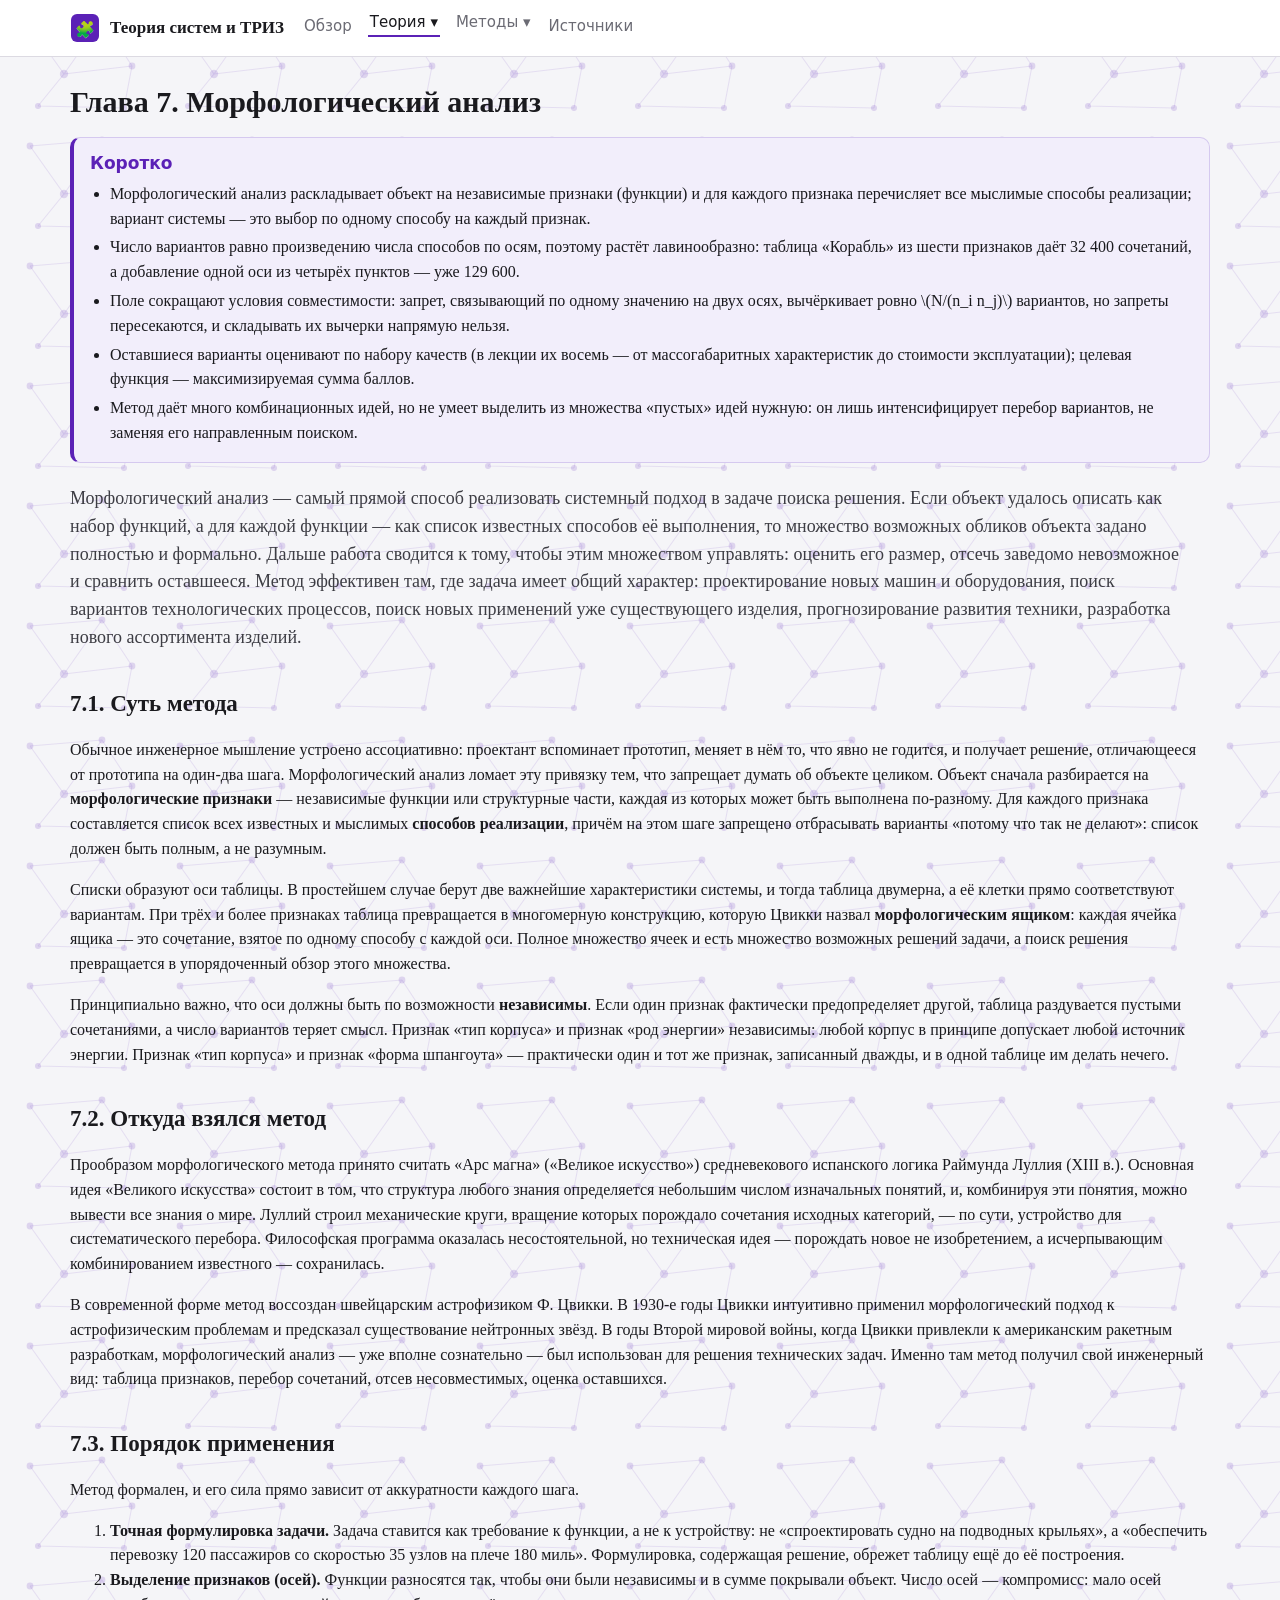
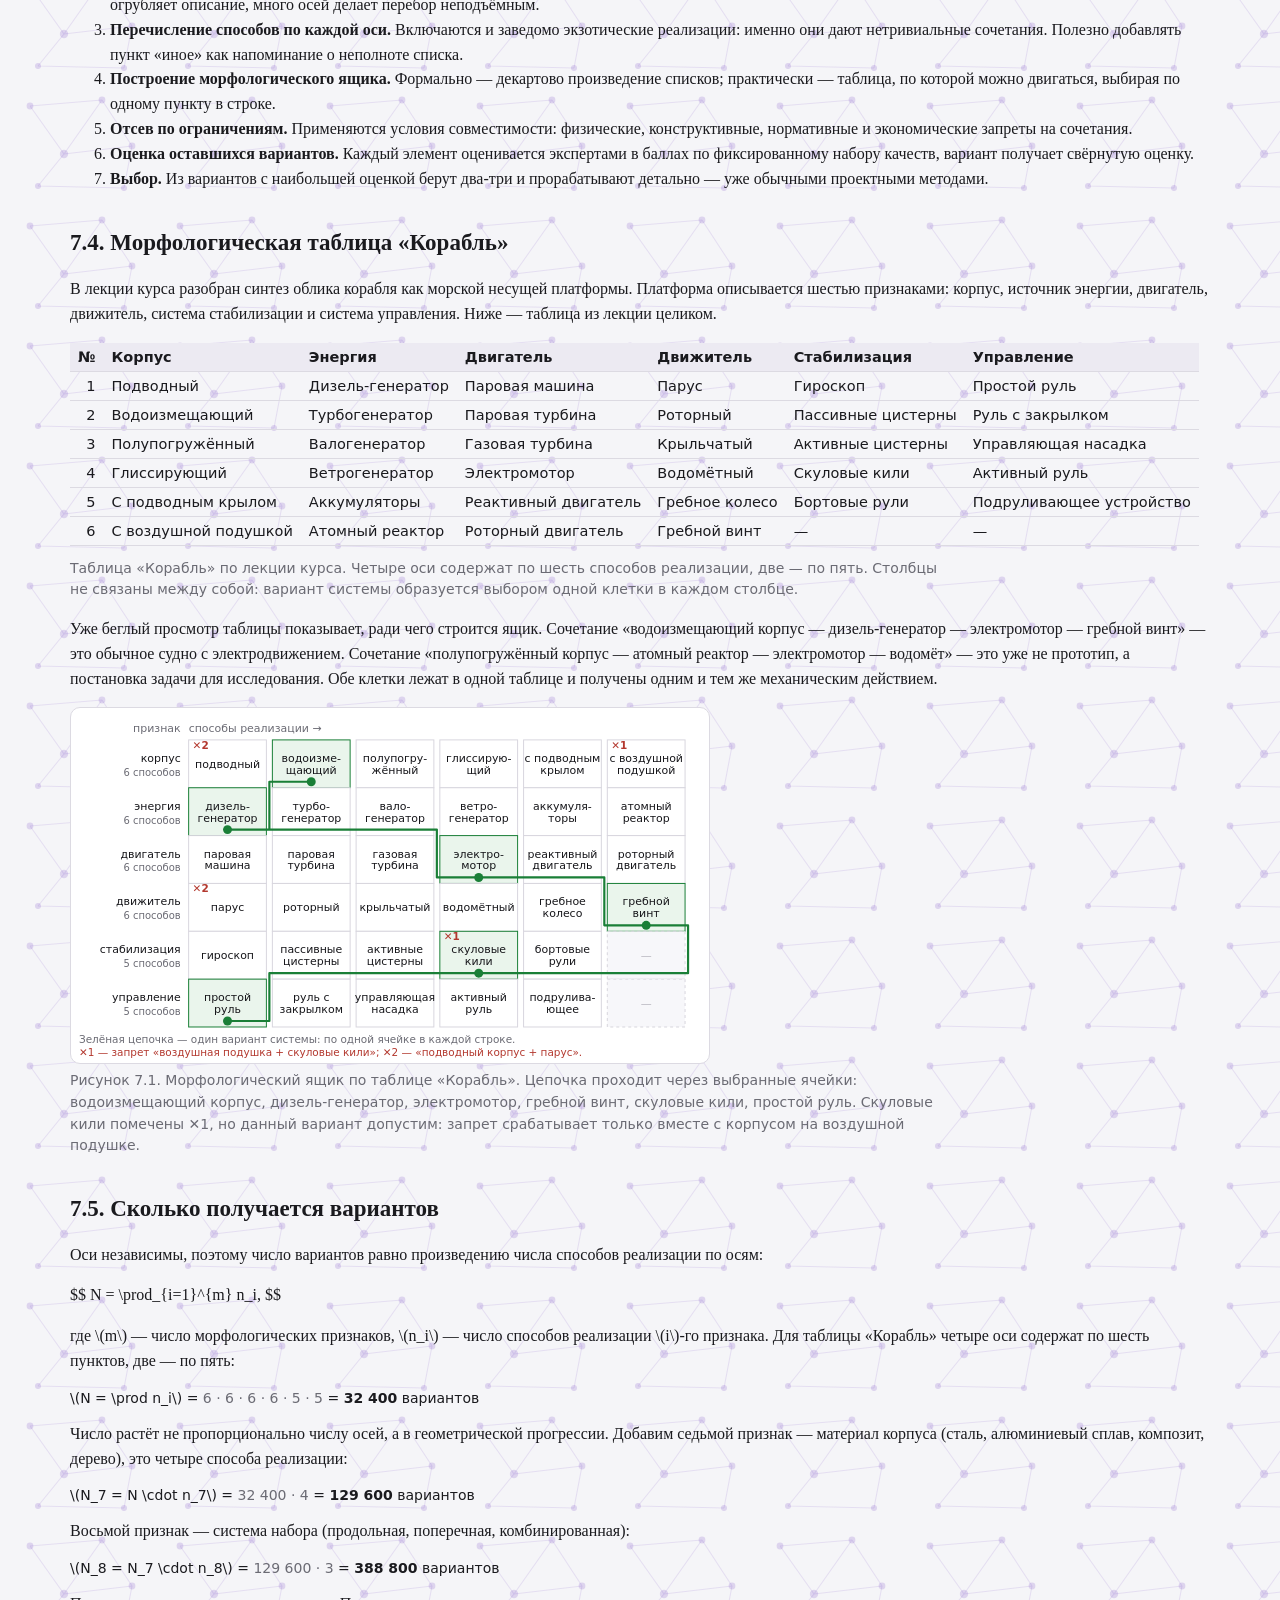
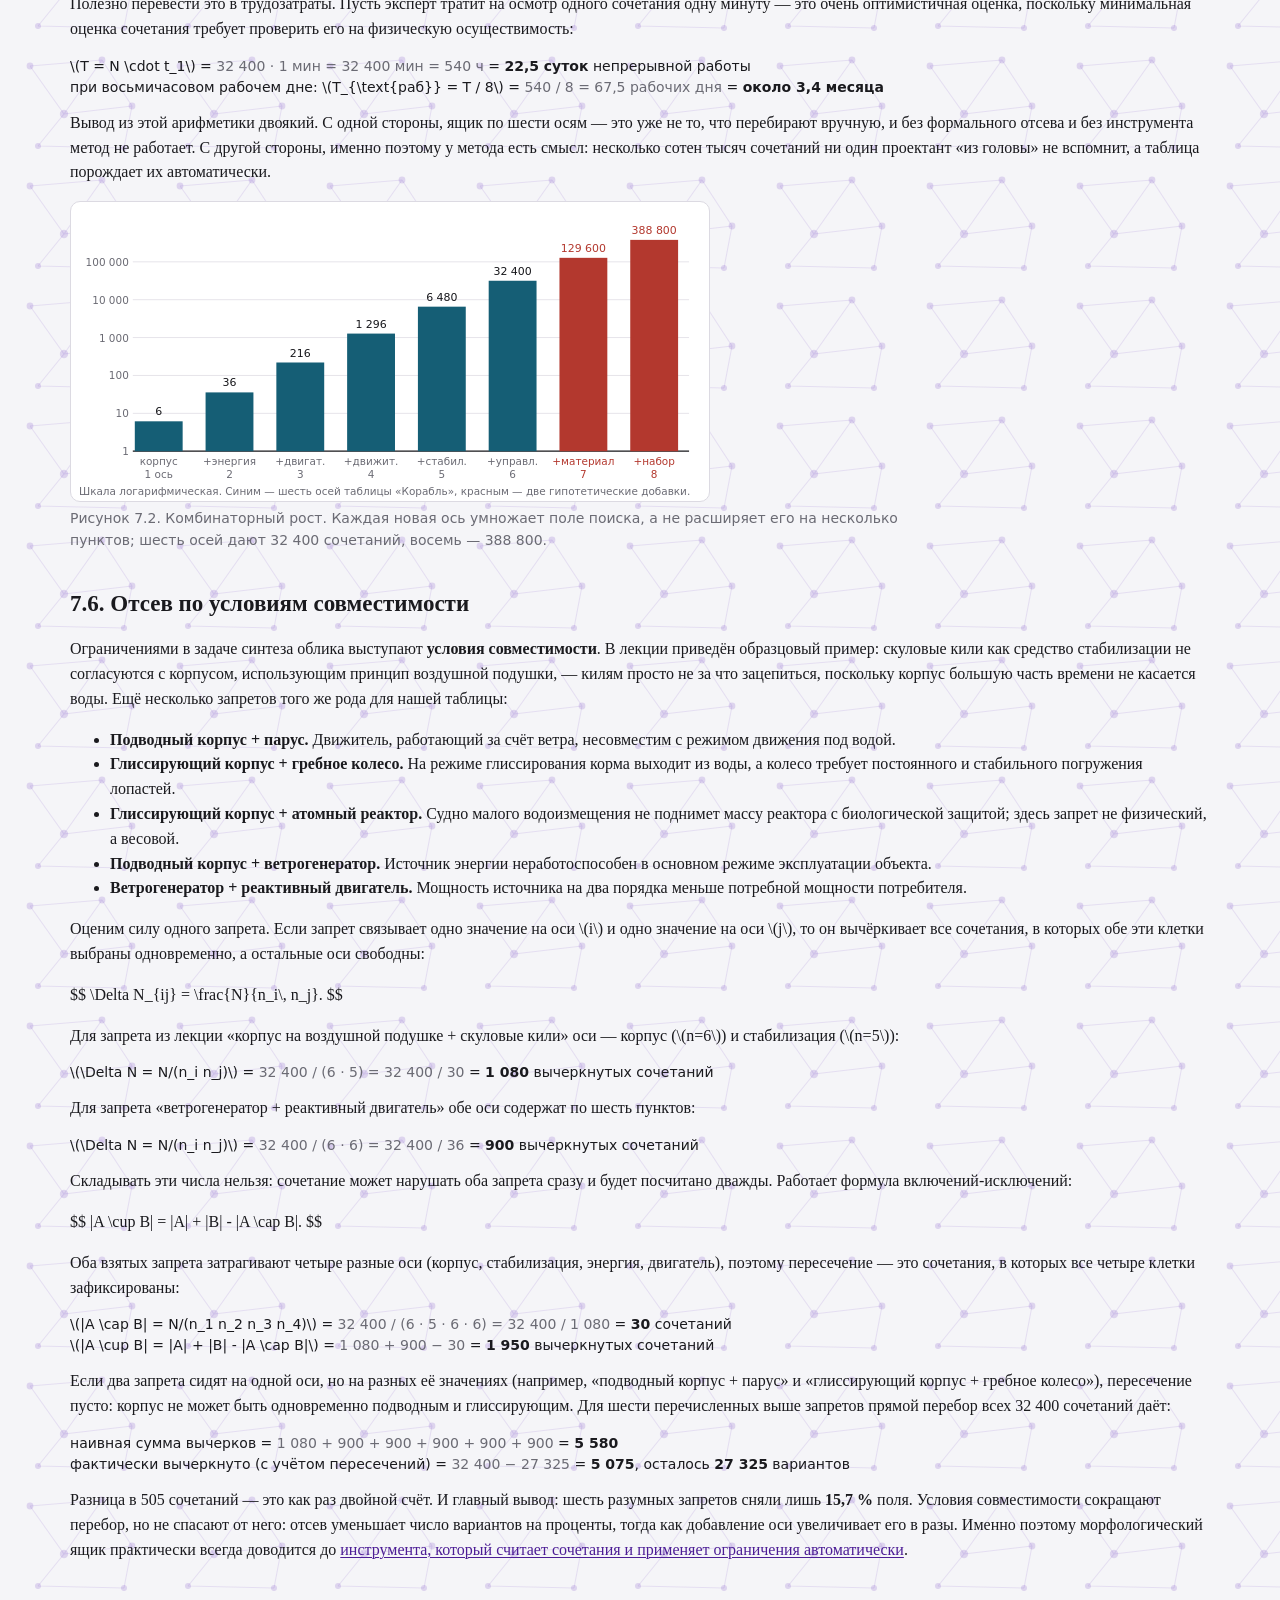
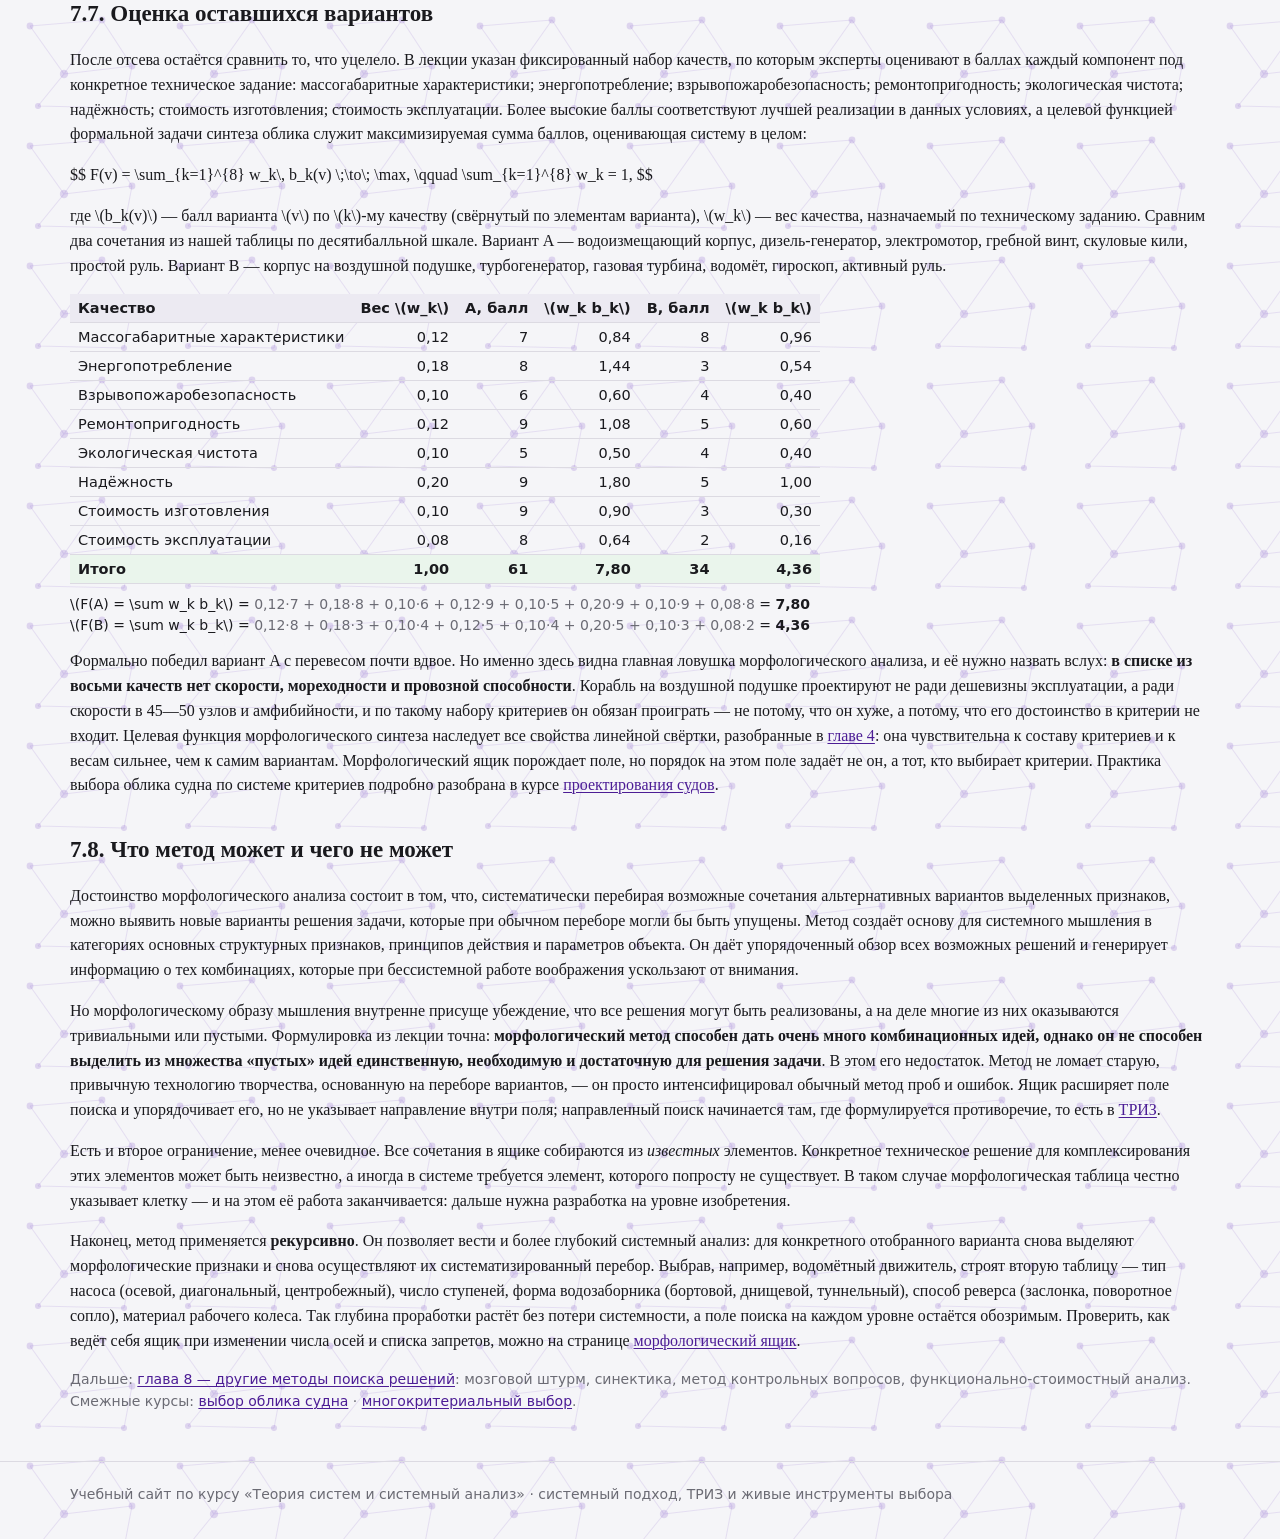
<file: site/t-morph.html>
<!doctype html>
<html lang="ru">
<head>
<meta charset="utf-8">
<meta name="viewport" content="width=device-width, initial-scale=1">
<title>Глава 7. Морфологический анализ</title>
<meta name="description" content="Морфологический анализ: метод Цвикки и «Великое искусство» Луллия, морфологические признаки и морфологический ящик, таблица «Корабль» из лекции курса, комбинаторика вариантов, отсев по условиям совместимости, оценка вариантов в баллах и целевая функция, границы применимости метода.">
<link rel="icon" href="data:image/svg+xml,<svg xmlns=%22http://www.w3.org/2000/svg%22 viewBox=%220 0 100 100%22><text y=%22.9em%22 font-size=%2290%22>🧩</text></svg>">
<link rel="stylesheet" href="assets/style.css">
</head>
<body>
<script src="assets/shell.js"></script>
<script src="assets/site.js" data-root="./" data-page="t-morph"></script>
<main class="wrap">
  <h1>Глава 7. Морфологический анализ</h1>

  <div class="tldr">
    <h2>Коротко</h2>
    <ul>
      <li>Морфологический анализ раскладывает объект на независимые признаки
      (функции) и для каждого признака перечисляет все мыслимые способы
      реализации; вариант системы — это выбор по одному способу на каждый
      признак.</li>
      <li>Число вариантов равно произведению числа способов по осям, поэтому
      растёт лавинообразно: таблица «Корабль» из шести признаков даёт
      32 400 сочетаний, а добавление одной оси из четырёх пунктов —
      уже 129 600.</li>
      <li>Поле сокращают условия совместимости: запрет, связывающий по одному
      значению на двух осях, вычёркивает ровно \(N/(n_i n_j)\) вариантов, но
      запреты пересекаются, и складывать их вычерки напрямую нельзя.</li>
      <li>Оставшиеся варианты оценивают по набору качеств (в лекции их
      восемь — от массогабаритных характеристик до стоимости эксплуатации);
      целевая функция — максимизируемая сумма баллов.</li>
      <li>Метод даёт много комбинационных идей, но не умеет выделить из
      множества «пустых» идей нужную: он лишь интенсифицирует перебор
      вариантов, не заменяя его направленным поиском.</li>
    </ul>
  </div>

  <p class="lead">Морфологический анализ — самый прямой способ реализовать
  системный подход в задаче поиска решения. Если объект удалось описать как
  набор функций, а для каждой функции — как список известных способов её
  выполнения, то множество возможных обликов объекта задано полностью и
  формально. Дальше работа сводится к тому, чтобы этим множеством управлять:
  оценить его размер, отсечь заведомо невозможное и сравнить оставшееся.
  Метод эффективен там, где задача имеет общий характер: проектирование новых
  машин и оборудования, поиск вариантов технологических процессов, поиск новых
  применений уже существующего изделия, прогнозирование развития техники,
  разработка нового ассортимента изделий.</p>

  <h2>7.1. Суть метода</h2>

  <p>Обычное инженерное мышление устроено ассоциативно: проектант вспоминает
  прототип, меняет в нём то, что явно не годится, и получает решение,
  отличающееся от прототипа на один-два шага. Морфологический анализ ломает эту
  привязку тем, что запрещает думать об объекте целиком. Объект сначала
  разбирается на <b>морфологические признаки</b> — независимые функции или
  структурные части, каждая из которых может быть выполнена по-разному. Для
  каждого признака составляется список всех известных и мыслимых <b>способов
  реализации</b>, причём на этом шаге запрещено отбрасывать варианты «потому что
  так не делают»: список должен быть полным, а не разумным.</p>

  <p>Списки образуют оси таблицы. В простейшем случае берут две важнейшие
  характеристики системы, и тогда таблица двумерна, а её клетки прямо
  соответствуют вариантам. При трёх и более признаках таблица превращается в
  многомерную конструкцию, которую Цвикки назвал <b>морфологическим ящиком</b>:
  каждая ячейка ящика — это сочетание, взятое по одному способу с каждой оси.
  Полное множество ячеек и есть множество возможных решений задачи, а поиск
  решения превращается в упорядоченный обзор этого множества.</p>

  <p>Принципиально важно, что оси должны быть по возможности <b>независимы</b>.
  Если один признак фактически предопределяет другой, таблица раздувается
  пустыми сочетаниями, а число вариантов теряет смысл. Признак «тип корпуса» и
  признак «род энергии» независимы: любой корпус в принципе допускает любой
  источник энергии. Признак «тип корпуса» и признак «форма шпангоута» —
  практически один и тот же признак, записанный дважды, и в одной таблице им
  делать нечего.</p>

  <h2>7.2. Откуда взялся метод</h2>

  <p>Прообразом морфологического метода принято считать «Арс магна» («Великое
  искусство») средневекового испанского логика Раймунда Луллия (XIII в.).
  Основная идея «Великого искусства» состоит в том, что структура любого знания
  определяется небольшим числом изначальных понятий, и, комбинируя эти понятия,
  можно вывести все знания о мире. Луллий строил механические круги, вращение
  которых порождало сочетания исходных категорий, — по сути, устройство для
  систематического перебора. Философская программа оказалась несостоятельной,
  но техническая идея — порождать новое не изобретением, а исчерпывающим
  комбинированием известного — сохранилась.</p>

  <p>В современной форме метод воссоздан швейцарским астрофизиком
  Ф. Цвикки. В 1930-е годы Цвикки интуитивно применил морфологический подход к
  астрофизическим проблемам и предсказал существование нейтронных звёзд. В годы
  Второй мировой войны, когда Цвикки привлекли к американским ракетным
  разработкам, морфологический анализ — уже вполне сознательно — был
  использован для решения технических задач. Именно там метод получил свой
  инженерный вид: таблица признаков, перебор сочетаний, отсев несовместимых,
  оценка оставшихся.</p>

  <h2>7.3. Порядок применения</h2>

  <p>Метод формален, и его сила прямо зависит от аккуратности каждого шага.</p>

  <ol>
    <li><b>Точная формулировка задачи.</b> Задача ставится как требование к
    функции, а не к устройству: не «спроектировать судно на подводных крыльях»,
    а «обеспечить перевозку 120 пассажиров со скоростью 35 узлов на плече
    180 миль». Формулировка, содержащая решение, обрежет таблицу ещё до её
    построения.</li>
    <li><b>Выделение признаков (осей).</b> Функции разносятся так, чтобы они
    были независимы и в сумме покрывали объект. Число осей — компромисс:
    мало осей огрубляет описание, много осей делает перебор неподъёмным.</li>
    <li><b>Перечисление способов по каждой оси.</b> Включаются и заведомо
    экзотические реализации: именно они дают нетривиальные сочетания. Полезно
    добавлять пункт «иное» как напоминание о неполноте списка.</li>
    <li><b>Построение морфологического ящика.</b> Формально — декартово
    произведение списков; практически — таблица, по которой можно двигаться,
    выбирая по одному пункту в строке.</li>
    <li><b>Отсев по ограничениям.</b> Применяются условия совместимости:
    физические, конструктивные, нормативные и экономические запреты на
    сочетания.</li>
    <li><b>Оценка оставшихся вариантов.</b> Каждый элемент оценивается
    экспертами в баллах по фиксированному набору качеств, вариант получает
    свёрнутую оценку.</li>
    <li><b>Выбор.</b> Из вариантов с наибольшей оценкой берут два-три и
    прорабатывают детально — уже обычными проектными методами.</li>
  </ol>

  <h2>7.4. Морфологическая таблица «Корабль»</h2>

  <p>В лекции курса разобран синтез облика корабля как морской несущей
  платформы. Платформа описывается шестью признаками: корпус, источник энергии,
  двигатель, движитель, система стабилизации и система управления. Ниже —
  таблица из лекции целиком.</p>

  <table class="el">
    <thead>
      <tr><th class="num">№</th><th>Корпус</th><th>Энергия</th><th>Двигатель</th>
        <th>Движитель</th><th>Стабилизация</th><th>Управление</th></tr>
    </thead>
    <tbody>
      <tr><td class="num">1</td><td>Подводный</td><td>Дизель-генератор</td>
        <td>Паровая машина</td><td>Парус</td><td>Гироскоп</td><td>Простой руль</td></tr>
      <tr><td class="num">2</td><td>Водоизмещающий</td><td>Турбогенератор</td>
        <td>Паровая турбина</td><td>Роторный</td><td>Пассивные цистерны</td><td>Руль с закрылком</td></tr>
      <tr><td class="num">3</td><td>Полупогружённый</td><td>Валогенератор</td>
        <td>Газовая турбина</td><td>Крыльчатый</td><td>Активные цистерны</td><td>Управляющая насадка</td></tr>
      <tr><td class="num">4</td><td>Глиссирующий</td><td>Ветрогенератор</td>
        <td>Электромотор</td><td>Водомётный</td><td>Скуловые кили</td><td>Активный руль</td></tr>
      <tr><td class="num">5</td><td>С подводным крылом</td><td>Аккумуляторы</td>
        <td>Реактивный двигатель</td><td>Гребное колесо</td><td>Бортовые рули</td><td>Подруливающее устройство</td></tr>
      <tr><td class="num">6</td><td>С воздушной подушкой</td><td>Атомный реактор</td>
        <td>Роторный двигатель</td><td>Гребной винт</td><td>—</td><td>—</td></tr>
    </tbody>
  </table>
  <div class="caption">Таблица «Корабль» по лекции курса. Четыре оси содержат
  по шесть способов реализации, две — по пять. Столбцы не связаны между собой:
  вариант системы образуется выбором одной клетки в каждом столбце.</div>

  <p>Уже беглый просмотр таблицы показывает, ради чего строится ящик.
  Сочетание «водоизмещающий корпус — дизель-генератор — электромотор — гребной
  винт» — это обычное судно с электродвижением. Сочетание «полупогружённый
  корпус — атомный реактор — электромотор — водомёт» — это уже не прототип, а
  постановка задачи для исследования. Обе клетки лежат в одной таблице и
  получены одним и тем же механическим действием.</p>

  <svg viewBox="0 0 640 356" class="geo-board" style="max-width:640px" role="img" aria-label="Морфологический ящик: признаки по строкам, способы реализации по столбцам, выделенная цепочка-вариант и запрещённые сочетания">
    <text x="110" y="24" text-anchor="end" style="font:11px system-ui;fill:#6b6b74">признак</text>
    <text x="118" y="24" style="font:11px system-ui;fill:#6b6b74">способы реализации →</text>

    <!-- строка 1: корпус -->
    <rect x="118" y="32" width="78" height="48" fill="#fff" stroke="#d8d6de"/>
    <rect x="202" y="32" width="78" height="48" fill="#eaf5ec" stroke="#1a7f37"/>
    <rect x="286" y="32" width="78" height="48" fill="#fff" stroke="#d8d6de"/>
    <rect x="370" y="32" width="78" height="48" fill="#fff" stroke="#d8d6de"/>
    <rect x="454" y="32" width="78" height="48" fill="#fff" stroke="#d8d6de"/>
    <rect x="538" y="32" width="78" height="48" fill="#fff" stroke="#d8d6de"/>
    <text x="110" y="54" text-anchor="end" style="font:11px system-ui;fill:#16161a">корпус</text>
    <text x="110" y="68" text-anchor="end" style="font:10px system-ui;fill:#6b6b74">6 способов</text>
    <text x="157" y="60" text-anchor="middle" style="font:11px system-ui;fill:#16161a">подводный</text>
    <text x="241" y="54" text-anchor="middle" style="font:11px system-ui;fill:#16161a">водоизме-</text>
    <text x="241" y="66" text-anchor="middle" style="font:11px system-ui;fill:#16161a">щающий</text>
    <text x="325" y="54" text-anchor="middle" style="font:11px system-ui;fill:#16161a">полупогру-</text>
    <text x="325" y="66" text-anchor="middle" style="font:11px system-ui;fill:#16161a">жённый</text>
    <text x="409" y="54" text-anchor="middle" style="font:11px system-ui;fill:#16161a">глиссирую-</text>
    <text x="409" y="66" text-anchor="middle" style="font:11px system-ui;fill:#16161a">щий</text>
    <text x="493" y="54" text-anchor="middle" style="font:11px system-ui;fill:#16161a">с подводным</text>
    <text x="493" y="66" text-anchor="middle" style="font:11px system-ui;fill:#16161a">крылом</text>
    <text x="577" y="54" text-anchor="middle" style="font:11px system-ui;fill:#16161a">с воздушной</text>
    <text x="577" y="66" text-anchor="middle" style="font:11px system-ui;fill:#16161a">подушкой</text>
    <text x="122" y="41" style="font:bold 10.5px system-ui;fill:#b3382e">✕2</text>
    <text x="542" y="41" style="font:bold 10.5px system-ui;fill:#b3382e">✕1</text>

    <!-- строка 2: энергия -->
    <rect x="118" y="80" width="78" height="48" fill="#eaf5ec" stroke="#1a7f37"/>
    <rect x="202" y="80" width="78" height="48" fill="#fff" stroke="#d8d6de"/>
    <rect x="286" y="80" width="78" height="48" fill="#fff" stroke="#d8d6de"/>
    <rect x="370" y="80" width="78" height="48" fill="#fff" stroke="#d8d6de"/>
    <rect x="454" y="80" width="78" height="48" fill="#fff" stroke="#d8d6de"/>
    <rect x="538" y="80" width="78" height="48" fill="#fff" stroke="#d8d6de"/>
    <text x="110" y="102" text-anchor="end" style="font:11px system-ui;fill:#16161a">энергия</text>
    <text x="110" y="116" text-anchor="end" style="font:10px system-ui;fill:#6b6b74">6 способов</text>
    <text x="157" y="102" text-anchor="middle" style="font:11px system-ui;fill:#16161a">дизель-</text>
    <text x="157" y="114" text-anchor="middle" style="font:11px system-ui;fill:#16161a">генератор</text>
    <text x="241" y="102" text-anchor="middle" style="font:11px system-ui;fill:#16161a">турбо-</text>
    <text x="241" y="114" text-anchor="middle" style="font:11px system-ui;fill:#16161a">генератор</text>
    <text x="325" y="102" text-anchor="middle" style="font:11px system-ui;fill:#16161a">вало-</text>
    <text x="325" y="114" text-anchor="middle" style="font:11px system-ui;fill:#16161a">генератор</text>
    <text x="409" y="102" text-anchor="middle" style="font:11px system-ui;fill:#16161a">ветро-</text>
    <text x="409" y="114" text-anchor="middle" style="font:11px system-ui;fill:#16161a">генератор</text>
    <text x="493" y="102" text-anchor="middle" style="font:11px system-ui;fill:#16161a">аккумуля-</text>
    <text x="493" y="114" text-anchor="middle" style="font:11px system-ui;fill:#16161a">торы</text>
    <text x="577" y="102" text-anchor="middle" style="font:11px system-ui;fill:#16161a">атомный</text>
    <text x="577" y="114" text-anchor="middle" style="font:11px system-ui;fill:#16161a">реактор</text>

    <!-- строка 3: двигатель -->
    <rect x="118" y="128" width="78" height="48" fill="#fff" stroke="#d8d6de"/>
    <rect x="202" y="128" width="78" height="48" fill="#fff" stroke="#d8d6de"/>
    <rect x="286" y="128" width="78" height="48" fill="#fff" stroke="#d8d6de"/>
    <rect x="370" y="128" width="78" height="48" fill="#eaf5ec" stroke="#1a7f37"/>
    <rect x="454" y="128" width="78" height="48" fill="#fff" stroke="#d8d6de"/>
    <rect x="538" y="128" width="78" height="48" fill="#fff" stroke="#d8d6de"/>
    <text x="110" y="150" text-anchor="end" style="font:11px system-ui;fill:#16161a">двигатель</text>
    <text x="110" y="164" text-anchor="end" style="font:10px system-ui;fill:#6b6b74">6 способов</text>
    <text x="157" y="150" text-anchor="middle" style="font:11px system-ui;fill:#16161a">паровая</text>
    <text x="157" y="162" text-anchor="middle" style="font:11px system-ui;fill:#16161a">машина</text>
    <text x="241" y="150" text-anchor="middle" style="font:11px system-ui;fill:#16161a">паровая</text>
    <text x="241" y="162" text-anchor="middle" style="font:11px system-ui;fill:#16161a">турбина</text>
    <text x="325" y="150" text-anchor="middle" style="font:11px system-ui;fill:#16161a">газовая</text>
    <text x="325" y="162" text-anchor="middle" style="font:11px system-ui;fill:#16161a">турбина</text>
    <text x="409" y="150" text-anchor="middle" style="font:11px system-ui;fill:#16161a">электро-</text>
    <text x="409" y="162" text-anchor="middle" style="font:11px system-ui;fill:#16161a">мотор</text>
    <text x="493" y="150" text-anchor="middle" style="font:11px system-ui;fill:#16161a">реактивный</text>
    <text x="493" y="162" text-anchor="middle" style="font:11px system-ui;fill:#16161a">двигатель</text>
    <text x="577" y="150" text-anchor="middle" style="font:11px system-ui;fill:#16161a">роторный</text>
    <text x="577" y="162" text-anchor="middle" style="font:11px system-ui;fill:#16161a">двигатель</text>

    <!-- строка 4: движитель -->
    <rect x="118" y="176" width="78" height="48" fill="#fff" stroke="#d8d6de"/>
    <rect x="202" y="176" width="78" height="48" fill="#fff" stroke="#d8d6de"/>
    <rect x="286" y="176" width="78" height="48" fill="#fff" stroke="#d8d6de"/>
    <rect x="370" y="176" width="78" height="48" fill="#fff" stroke="#d8d6de"/>
    <rect x="454" y="176" width="78" height="48" fill="#fff" stroke="#d8d6de"/>
    <rect x="538" y="176" width="78" height="48" fill="#eaf5ec" stroke="#1a7f37"/>
    <text x="110" y="198" text-anchor="end" style="font:11px system-ui;fill:#16161a">движитель</text>
    <text x="110" y="212" text-anchor="end" style="font:10px system-ui;fill:#6b6b74">6 способов</text>
    <text x="157" y="204" text-anchor="middle" style="font:11px system-ui;fill:#16161a">парус</text>
    <text x="241" y="204" text-anchor="middle" style="font:11px system-ui;fill:#16161a">роторный</text>
    <text x="325" y="204" text-anchor="middle" style="font:11px system-ui;fill:#16161a">крыльчатый</text>
    <text x="409" y="204" text-anchor="middle" style="font:11px system-ui;fill:#16161a">водомётный</text>
    <text x="493" y="198" text-anchor="middle" style="font:11px system-ui;fill:#16161a">гребное</text>
    <text x="493" y="210" text-anchor="middle" style="font:11px system-ui;fill:#16161a">колесо</text>
    <text x="577" y="198" text-anchor="middle" style="font:11px system-ui;fill:#16161a">гребной</text>
    <text x="577" y="210" text-anchor="middle" style="font:11px system-ui;fill:#16161a">винт</text>
    <text x="122" y="185" style="font:bold 10.5px system-ui;fill:#b3382e">✕2</text>

    <!-- строка 5: стабилизация -->
    <rect x="118" y="224" width="78" height="48" fill="#fff" stroke="#d8d6de"/>
    <rect x="202" y="224" width="78" height="48" fill="#fff" stroke="#d8d6de"/>
    <rect x="286" y="224" width="78" height="48" fill="#fff" stroke="#d8d6de"/>
    <rect x="370" y="224" width="78" height="48" fill="#eaf5ec" stroke="#1a7f37"/>
    <rect x="454" y="224" width="78" height="48" fill="#fff" stroke="#d8d6de"/>
    <rect x="538" y="224" width="78" height="48" fill="#f7f7fa" stroke="#d8d6de" stroke-dasharray="3 3"/>
    <text x="110" y="246" text-anchor="end" style="font:11px system-ui;fill:#16161a">стабилизация</text>
    <text x="110" y="260" text-anchor="end" style="font:10px system-ui;fill:#6b6b74">5 способов</text>
    <text x="157" y="252" text-anchor="middle" style="font:11px system-ui;fill:#16161a">гироскоп</text>
    <text x="241" y="246" text-anchor="middle" style="font:11px system-ui;fill:#16161a">пассивные</text>
    <text x="241" y="258" text-anchor="middle" style="font:11px system-ui;fill:#16161a">цистерны</text>
    <text x="325" y="246" text-anchor="middle" style="font:11px system-ui;fill:#16161a">активные</text>
    <text x="325" y="258" text-anchor="middle" style="font:11px system-ui;fill:#16161a">цистерны</text>
    <text x="409" y="246" text-anchor="middle" style="font:11px system-ui;fill:#16161a">скуловые</text>
    <text x="409" y="258" text-anchor="middle" style="font:11px system-ui;fill:#16161a">кили</text>
    <text x="493" y="246" text-anchor="middle" style="font:11px system-ui;fill:#16161a">бортовые</text>
    <text x="493" y="258" text-anchor="middle" style="font:11px system-ui;fill:#16161a">рули</text>
    <text x="577" y="252" text-anchor="middle" style="font:11px system-ui;fill:#b8b6be">—</text>
    <text x="374" y="233" style="font:bold 10.5px system-ui;fill:#b3382e">✕1</text>

    <!-- строка 6: управление -->
    <rect x="118" y="272" width="78" height="48" fill="#eaf5ec" stroke="#1a7f37"/>
    <rect x="202" y="272" width="78" height="48" fill="#fff" stroke="#d8d6de"/>
    <rect x="286" y="272" width="78" height="48" fill="#fff" stroke="#d8d6de"/>
    <rect x="370" y="272" width="78" height="48" fill="#fff" stroke="#d8d6de"/>
    <rect x="454" y="272" width="78" height="48" fill="#fff" stroke="#d8d6de"/>
    <rect x="538" y="272" width="78" height="48" fill="#f7f7fa" stroke="#d8d6de" stroke-dasharray="3 3"/>
    <text x="110" y="294" text-anchor="end" style="font:11px system-ui;fill:#16161a">управление</text>
    <text x="110" y="308" text-anchor="end" style="font:10px system-ui;fill:#6b6b74">5 способов</text>
    <text x="157" y="294" text-anchor="middle" style="font:11px system-ui;fill:#16161a">простой</text>
    <text x="157" y="306" text-anchor="middle" style="font:11px system-ui;fill:#16161a">руль</text>
    <text x="241" y="294" text-anchor="middle" style="font:11px system-ui;fill:#16161a">руль с</text>
    <text x="241" y="306" text-anchor="middle" style="font:11px system-ui;fill:#16161a">закрылком</text>
    <text x="325" y="294" text-anchor="middle" style="font:11px system-ui;fill:#16161a">управляющая</text>
    <text x="325" y="306" text-anchor="middle" style="font:11px system-ui;fill:#16161a">насадка</text>
    <text x="409" y="294" text-anchor="middle" style="font:11px system-ui;fill:#16161a">активный</text>
    <text x="409" y="306" text-anchor="middle" style="font:11px system-ui;fill:#16161a">руль</text>
    <text x="493" y="294" text-anchor="middle" style="font:11px system-ui;fill:#16161a">подрулива-</text>
    <text x="493" y="306" text-anchor="middle" style="font:11px system-ui;fill:#16161a">ющее</text>
    <text x="577" y="300" text-anchor="middle" style="font:11px system-ui;fill:#b8b6be">—</text>

    <!-- цепочка-вариант -->
    <polyline points="241,74 199,74 199,122 157,122 367,122 367,170 409,170 535,170 535,218 577,218 619,218 619,266 409,266 199,266 199,314 157,314"
      fill="none" stroke="#1a7f37" stroke-width="2.2" stroke-linejoin="round"/>
    <circle cx="241" cy="74" r="4.5" fill="#1a7f37"/>
    <circle cx="157" cy="122" r="4.5" fill="#1a7f37"/>
    <circle cx="409" cy="170" r="4.5" fill="#1a7f37"/>
    <circle cx="577" cy="218" r="4.5" fill="#1a7f37"/>
    <circle cx="409" cy="266" r="4.5" fill="#1a7f37"/>
    <circle cx="157" cy="314" r="4.5" fill="#1a7f37"/>

    <text x="8" y="336" style="font:10.5px system-ui;fill:#6b6b74">Зелёная цепочка — один вариант системы: по одной ячейке в каждой строке.</text>
    <text x="8" y="349" style="font:10.5px system-ui;fill:#b3382e">✕1 — запрет «воздушная подушка + скуловые кили»; ✕2 — «подводный корпус + парус».</text>
  </svg>
  <div class="caption">Рисунок 7.1. Морфологический ящик по таблице «Корабль».
  Цепочка проходит через выбранные ячейки: водоизмещающий корпус,
  дизель-генератор, электромотор, гребной винт, скуловые кили, простой руль.
  Скуловые кили помечены ✕1, но данный вариант допустим: запрет срабатывает
  только вместе с корпусом на воздушной подушке.</div>

  <h2>7.5. Сколько получается вариантов</h2>

  <p>Оси независимы, поэтому число вариантов равно произведению числа способов
  реализации по осям:</p>

  $$ N = \prod_{i=1}^{m} n_i, $$

  <p>где \(m\) — число морфологических признаков, \(n_i\) — число способов
  реализации \(i\)-го признака. Для таблицы «Корабль» четыре оси содержат по
  шесть пунктов, две — по пять:</p>

  <div class="calc-row">\(N = \prod n_i\) =
    <span style="color:#6b6b74">6 · 6 · 6 · 6 · 5 · 5</span> =
    <b>32 400</b> вариантов</div>

  <p>Число растёт не пропорционально числу осей, а в геометрической прогрессии.
  Добавим седьмой признак — материал корпуса (сталь, алюминиевый сплав,
  композит, дерево), это четыре способа реализации:</p>

  <div class="calc-row">\(N_7 = N \cdot n_7\) =
    <span style="color:#6b6b74">32 400 · 4</span> =
    <b>129 600</b> вариантов</div>

  <p>Восьмой признак — система набора (продольная, поперечная,
  комбинированная):</p>

  <div class="calc-row">\(N_8 = N_7 \cdot n_8\) =
    <span style="color:#6b6b74">129 600 · 3</span> =
    <b>388 800</b> вариантов</div>

  <p>Полезно перевести это в трудозатраты. Пусть эксперт тратит на осмотр
  одного сочетания одну минуту — это очень оптимистичная оценка, поскольку
  минимальная оценка сочетания требует проверить его на физическую
  осуществимость:</p>

  <div class="calc-row">\(T = N \cdot t_1\) =
    <span style="color:#6b6b74">32 400 · 1 мин = 32 400 мин = 540 ч</span> =
    <b>22,5 суток</b> непрерывной работы</div>
  <div class="calc-row">при восьмичасовом рабочем дне: \(T_{\text{раб}} = T / 8\) =
    <span style="color:#6b6b74">540 / 8 = 67,5 рабочих дня</span> =
    <b>около 3,4 месяца</b></div>

  <p>Вывод из этой арифметики двоякий. С одной стороны, ящик по шести осям —
  это уже не то, что перебирают вручную, и без формального отсева и без
  инструмента метод не работает. С другой стороны, именно поэтому у метода есть
  смысл: несколько сотен тысяч сочетаний ни один проектант «из головы» не
  вспомнит, а таблица порождает их автоматически.</p>

  <svg viewBox="0 0 640 300" class="geo-board" style="max-width:640px" role="img" aria-label="Рост числа сочетаний при добавлении морфологических осей, логарифмическая шкала">
    <line x1="62" y1="250" x2="620" y2="250" stroke="#16161a" stroke-width="1.2"/>
    <line x1="62" y1="212" x2="620" y2="212" stroke="#e6e4ea"/>
    <line x1="62" y1="174" x2="620" y2="174" stroke="#e6e4ea"/>
    <line x1="62" y1="136" x2="620" y2="136" stroke="#e6e4ea"/>
    <line x1="62" y1="98" x2="620" y2="98" stroke="#e6e4ea"/>
    <line x1="62" y1="60" x2="620" y2="60" stroke="#e6e4ea"/>
    <text x="58" y="254" text-anchor="end" style="font:10.5px system-ui;fill:#6b6b74">1</text>
    <text x="58" y="216" text-anchor="end" style="font:10.5px system-ui;fill:#6b6b74">10</text>
    <text x="58" y="178" text-anchor="end" style="font:10.5px system-ui;fill:#6b6b74">100</text>
    <text x="58" y="140" text-anchor="end" style="font:10.5px system-ui;fill:#6b6b74">1 000</text>
    <text x="58" y="102" text-anchor="end" style="font:10.5px system-ui;fill:#6b6b74">10 000</text>
    <text x="58" y="64" text-anchor="end" style="font:10.5px system-ui;fill:#6b6b74">100 000</text>

    <rect x="64" y="220" width="48" height="30" fill="#155e75"/>
    <rect x="135" y="191" width="48" height="59" fill="#155e75"/>
    <rect x="206" y="161" width="48" height="89" fill="#155e75"/>
    <rect x="277" y="132" width="48" height="118" fill="#155e75"/>
    <rect x="348" y="105" width="48" height="145" fill="#155e75"/>
    <rect x="419" y="79" width="48" height="171" fill="#155e75"/>
    <rect x="490" y="56" width="48" height="194" fill="#b3382e"/>
    <rect x="561" y="38" width="48" height="212" fill="#b3382e"/>

    <text x="88" y="214" text-anchor="middle" style="font:11px system-ui;fill:#16161a">6</text>
    <text x="159" y="185" text-anchor="middle" style="font:11px system-ui;fill:#16161a">36</text>
    <text x="230" y="155" text-anchor="middle" style="font:11px system-ui;fill:#16161a">216</text>
    <text x="301" y="126" text-anchor="middle" style="font:11px system-ui;fill:#16161a">1 296</text>
    <text x="372" y="99" text-anchor="middle" style="font:11px system-ui;fill:#16161a">6 480</text>
    <text x="443" y="73" text-anchor="middle" style="font:11px system-ui;fill:#16161a">32 400</text>
    <text x="514" y="50" text-anchor="middle" style="font:11px system-ui;fill:#b3382e">129 600</text>
    <text x="585" y="32" text-anchor="middle" style="font:11px system-ui;fill:#b3382e">388 800</text>

    <text x="88" y="264" text-anchor="middle" style="font:10.5px system-ui;fill:#6b6b74">корпус</text>
    <text x="159" y="264" text-anchor="middle" style="font:10.5px system-ui;fill:#6b6b74">+энергия</text>
    <text x="230" y="264" text-anchor="middle" style="font:10.5px system-ui;fill:#6b6b74">+двигат.</text>
    <text x="301" y="264" text-anchor="middle" style="font:10.5px system-ui;fill:#6b6b74">+движит.</text>
    <text x="372" y="264" text-anchor="middle" style="font:10.5px system-ui;fill:#6b6b74">+стабил.</text>
    <text x="443" y="264" text-anchor="middle" style="font:10.5px system-ui;fill:#6b6b74">+управл.</text>
    <text x="514" y="264" text-anchor="middle" style="font:10.5px system-ui;fill:#b3382e">+материал</text>
    <text x="585" y="264" text-anchor="middle" style="font:10.5px system-ui;fill:#b3382e">+набор</text>

    <text x="88" y="277" text-anchor="middle" style="font:10.5px system-ui;fill:#6b6b74">1 ось</text>
    <text x="159" y="277" text-anchor="middle" style="font:10.5px system-ui;fill:#6b6b74">2</text>
    <text x="230" y="277" text-anchor="middle" style="font:10.5px system-ui;fill:#6b6b74">3</text>
    <text x="301" y="277" text-anchor="middle" style="font:10.5px system-ui;fill:#6b6b74">4</text>
    <text x="372" y="277" text-anchor="middle" style="font:10.5px system-ui;fill:#6b6b74">5</text>
    <text x="443" y="277" text-anchor="middle" style="font:10.5px system-ui;fill:#6b6b74">6</text>
    <text x="514" y="277" text-anchor="middle" style="font:10.5px system-ui;fill:#b3382e">7</text>
    <text x="585" y="277" text-anchor="middle" style="font:10.5px system-ui;fill:#b3382e">8</text>
    <text x="8" y="294" style="font:10.5px system-ui;fill:#6b6b74">Шкала логарифмическая. Синим — шесть осей таблицы «Корабль», красным — две гипотетические добавки.</text>
  </svg>
  <div class="caption">Рисунок 7.2. Комбинаторный рост. Каждая новая ось
  умножает поле поиска, а не расширяет его на несколько пунктов; шесть осей
  дают 32 400 сочетаний, восемь — 388 800.</div>

  <h2>7.6. Отсев по условиям совместимости</h2>

  <p>Ограничениями в задаче синтеза облика выступают <b>условия
  совместимости</b>. В лекции приведён образцовый пример: скуловые кили как
  средство стабилизации не согласуются с корпусом, использующим принцип
  воздушной подушки, — килям просто не за что зацепиться, поскольку корпус
  большую часть времени не касается воды. Ещё несколько запретов того же рода
  для нашей таблицы:</p>

  <ul>
    <li><b>Подводный корпус + парус.</b> Движитель, работающий за счёт ветра,
    несовместим с режимом движения под водой.</li>
    <li><b>Глиссирующий корпус + гребное колесо.</b> На режиме глиссирования
    корма выходит из воды, а колесо требует постоянного и стабильного
    погружения лопастей.</li>
    <li><b>Глиссирующий корпус + атомный реактор.</b> Судно малого
    водоизмещения не поднимет массу реактора с биологической защитой; здесь
    запрет не физический, а весовой.</li>
    <li><b>Подводный корпус + ветрогенератор.</b> Источник энергии
    неработоспособен в основном режиме эксплуатации объекта.</li>
    <li><b>Ветрогенератор + реактивный двигатель.</b> Мощность источника на
    два порядка меньше потребной мощности потребителя.</li>
  </ul>

  <p>Оценим силу одного запрета. Если запрет связывает одно значение на оси
  \(i\) и одно значение на оси \(j\), то он вычёркивает все сочетания, в
  которых обе эти клетки выбраны одновременно, а остальные оси свободны:</p>

  $$ \Delta N_{ij} = \frac{N}{n_i\, n_j}. $$

  <p>Для запрета из лекции «корпус на воздушной подушке + скуловые кили» оси —
  корпус (\(n=6\)) и стабилизация (\(n=5\)):</p>

  <div class="calc-row">\(\Delta N = N/(n_i n_j)\) =
    <span style="color:#6b6b74">32 400 / (6 · 5) = 32 400 / 30</span> =
    <b>1 080</b> вычеркнутых сочетаний</div>

  <p>Для запрета «ветрогенератор + реактивный двигатель» обе оси содержат по
  шесть пунктов:</p>

  <div class="calc-row">\(\Delta N = N/(n_i n_j)\) =
    <span style="color:#6b6b74">32 400 / (6 · 6) = 32 400 / 36</span> =
    <b>900</b> вычеркнутых сочетаний</div>

  <p>Складывать эти числа нельзя: сочетание может нарушать оба запрета сразу и
  будет посчитано дважды. Работает формула включений-исключений:</p>

  $$ |A \cup B| = |A| + |B| - |A \cap B|. $$

  <p>Оба взятых запрета затрагивают четыре разные оси (корпус, стабилизация,
  энергия, двигатель), поэтому пересечение — это сочетания, в которых все
  четыре клетки зафиксированы:</p>

  <div class="calc-row">\(|A \cap B| = N/(n_1 n_2 n_3 n_4)\) =
    <span style="color:#6b6b74">32 400 / (6 · 5 · 6 · 6) = 32 400 / 1 080</span> =
    <b>30</b> сочетаний</div>
  <div class="calc-row">\(|A \cup B| = |A| + |B| - |A \cap B|\) =
    <span style="color:#6b6b74">1 080 + 900 − 30</span> =
    <b>1 950</b> вычеркнутых сочетаний</div>

  <p>Если два запрета сидят на одной оси, но на разных её значениях (например,
  «подводный корпус + парус» и «глиссирующий корпус + гребное колесо»),
  пересечение пусто: корпус не может быть одновременно подводным и
  глиссирующим. Для шести перечисленных выше запретов прямой перебор всех
  32 400 сочетаний даёт:</p>

  <div class="calc-row">наивная сумма вычерков =
    <span style="color:#6b6b74">1 080 + 900 + 900 + 900 + 900 + 900</span> =
    <b>5 580</b></div>
  <div class="calc-row">фактически вычеркнуто (с учётом пересечений) =
    <span style="color:#6b6b74">32 400 − 27 325</span> =
    <b>5 075</b>, осталось <b>27 325</b> вариантов</div>

  <p>Разница в 505 сочетаний — это как раз двойной счёт. И главный вывод: шесть
  разумных запретов сняли лишь <b>15,7 %</b> поля. Условия совместимости
  сокращают перебор, но не спасают от него: отсев уменьшает число вариантов на
  проценты, тогда как добавление оси увеличивает его в разы. Именно поэтому
  морфологический ящик практически всегда доводится до
  <a href="p-morph">инструмента, который считает сочетания и применяет
  ограничения автоматически</a>.</p>

  <h2>7.7. Оценка оставшихся вариантов</h2>

  <p>После отсева остаётся сравнить то, что уцелело. В лекции указан
  фиксированный набор качеств, по которым эксперты оценивают в баллах каждый
  компонент под конкретное техническое задание: массогабаритные характеристики;
  энергопотребление; взрывопожаробезопасность; ремонтопригодность;
  экологическая чистота; надёжность; стоимость изготовления; стоимость
  эксплуатации. Более высокие баллы соответствуют лучшей реализации в данных
  условиях, а целевой функцией формальной задачи синтеза облика служит
  максимизируемая сумма баллов, оценивающая систему в целом:</p>

  $$ F(v) = \sum_{k=1}^{8} w_k\, b_k(v) \;\to\; \max, \qquad \sum_{k=1}^{8} w_k = 1, $$

  <p>где \(b_k(v)\) — балл варианта \(v\) по \(k\)-му качеству (свёрнутый по
  элементам варианта), \(w_k\) — вес качества, назначаемый по техническому
  заданию. Сравним два сочетания из нашей таблицы по десятибалльной шкале.
  Вариант A — водоизмещающий корпус, дизель-генератор, электромотор, гребной
  винт, скуловые кили, простой руль. Вариант B — корпус на воздушной подушке,
  турбогенератор, газовая турбина, водомёт, гироскоп, активный руль.</p>

  <table class="el">
    <thead>
      <tr><th>Качество</th><th class="num">Вес \(w_k\)</th>
        <th class="num">A, балл</th><th class="num">\(w_k b_k\)</th>
        <th class="num">B, балл</th><th class="num">\(w_k b_k\)</th></tr>
    </thead>
    <tbody>
      <tr><td>Массогабаритные характеристики</td><td class="num">0,12</td>
        <td class="num">7</td><td class="num">0,84</td><td class="num">8</td><td class="num">0,96</td></tr>
      <tr><td>Энергопотребление</td><td class="num">0,18</td>
        <td class="num">8</td><td class="num">1,44</td><td class="num">3</td><td class="num">0,54</td></tr>
      <tr><td>Взрывопожаробезопасность</td><td class="num">0,10</td>
        <td class="num">6</td><td class="num">0,60</td><td class="num">4</td><td class="num">0,40</td></tr>
      <tr><td>Ремонтопригодность</td><td class="num">0,12</td>
        <td class="num">9</td><td class="num">1,08</td><td class="num">5</td><td class="num">0,60</td></tr>
      <tr><td>Экологическая чистота</td><td class="num">0,10</td>
        <td class="num">5</td><td class="num">0,50</td><td class="num">4</td><td class="num">0,40</td></tr>
      <tr><td>Надёжность</td><td class="num">0,20</td>
        <td class="num">9</td><td class="num">1,80</td><td class="num">5</td><td class="num">1,00</td></tr>
      <tr><td>Стоимость изготовления</td><td class="num">0,10</td>
        <td class="num">9</td><td class="num">0,90</td><td class="num">3</td><td class="num">0,30</td></tr>
      <tr><td>Стоимость эксплуатации</td><td class="num">0,08</td>
        <td class="num">8</td><td class="num">0,64</td><td class="num">2</td><td class="num">0,16</td></tr>
      <tr class="pick"><td>Итого</td><td class="num">1,00</td>
        <td class="num">61</td><td class="num">7,80</td><td class="num">34</td><td class="num">4,36</td></tr>
    </tbody>
  </table>

  <div class="calc-row">\(F(A) = \sum w_k b_k\) =
    <span style="color:#6b6b74">0,12·7 + 0,18·8 + 0,10·6 + 0,12·9 + 0,10·5 + 0,20·9 + 0,10·9 + 0,08·8</span> =
    <b>7,80</b></div>
  <div class="calc-row">\(F(B) = \sum w_k b_k\) =
    <span style="color:#6b6b74">0,12·8 + 0,18·3 + 0,10·4 + 0,12·5 + 0,10·4 + 0,20·5 + 0,10·3 + 0,08·2</span> =
    <b>4,36</b></div>

  <p>Формально победил вариант A с перевесом почти вдвое. Но именно здесь
  видна главная ловушка морфологического анализа, и её нужно назвать вслух:
  <b>в списке из восьми качеств нет скорости, мореходности и провозной
  способности</b>. Корабль на воздушной подушке проектируют не ради дешевизны
  эксплуатации, а ради скорости в 45—50 узлов и амфибийности, и по такому
  набору критериев он обязан проиграть — не потому, что он хуже, а потому, что
  его достоинство в критерии не входит. Целевая функция морфологического
  синтеза наследует все свойства линейной свёртки, разобранные
  в <a href="t-decision">главе 4</a>: она чувствительна к составу критериев и к
  весам сильнее, чем к самим вариантам. Морфологический ящик порождает поле,
  но порядок на этом поле задаёт не он, а тот, кто выбирает критерии. Практика
  выбора облика судна по системе критериев подробно разобрана в курсе
  <a href="https://shadeswd.duckdns.org/design/">проектирования судов</a>.</p>

  <h2>7.8. Что метод может и чего не может</h2>

  <p>Достоинство морфологического анализа состоит в том, что, систематически
  перебирая возможные сочетания альтернативных вариантов выделенных признаков,
  можно выявить новые варианты решения задачи, которые при обычном переборе
  могли бы быть упущены. Метод создаёт основу для системного мышления в
  категориях основных структурных признаков, принципов действия и параметров
  объекта. Он даёт упорядоченный обзор всех возможных решений и генерирует
  информацию о тех комбинациях, которые при бессистемной работе воображения
  ускользают от внимания.</p>

  <p>Но морфологическому образу мышления внутренне присуще убеждение, что все
  решения могут быть реализованы, а на деле многие из них оказываются
  тривиальными или пустыми. Формулировка из лекции точна: <b>морфологический
  метод способен дать очень много комбинационных идей, однако он не способен
  выделить из множества «пустых» идей единственную, необходимую и достаточную
  для решения задачи</b>. В этом его недостаток. Метод не ломает старую,
  привычную технологию творчества, основанную на переборе вариантов, — он
  просто интенсифицировал обычный метод проб и ошибок. Ящик расширяет поле
  поиска и упорядочивает его, но не указывает направление внутри поля;
  направленный поиск начинается там, где формулируется противоречие, то есть
  в <a href="t-triz-basics">ТРИЗ</a>.</p>

  <p>Есть и второе ограничение, менее очевидное. Все сочетания в ящике
  собираются из <i>известных</i> элементов. Конкретное техническое решение для
  комплексирования этих элементов может быть неизвестно, а иногда в системе
  требуется элемент, которого попросту не существует. В таком случае
  морфологическая таблица честно указывает клетку — и на этом её работа
  заканчивается: дальше нужна разработка на уровне изобретения.</p>

  <p>Наконец, метод применяется <b>рекурсивно</b>. Он позволяет вести и более
  глубокий системный анализ: для конкретного отобранного варианта снова
  выделяют морфологические признаки и снова осуществляют их систематизированный
  перебор. Выбрав, например, водомётный движитель, строят вторую таблицу — тип
  насоса (осевой, диагональный, центробежный), число ступеней, форма
  водозаборника (бортовой, днищевой, туннельный), способ реверса (заслонка,
  поворотное сопло), материал рабочего колеса. Так глубина проработки растёт
  без потери системности, а поле поиска на каждом уровне остаётся обозримым.
  Проверить, как ведёт себя ящик при изменении числа осей и списка запретов,
  можно на странице <a href="p-morph">морфологический ящик</a>.</p>

  <p class="small">Дальше: <a href="t-creative">глава 8 — другие методы поиска
  решений</a>: мозговой штурм, синектика, метод контрольных вопросов,
  функционально-стоимостный анализ. Смежные курсы:
  <a href="https://shadeswd.duckdns.org/design/">выбор облика судна</a> ·
  <a href="https://shadeswd.duckdns.org/relmet/">многокритериальный выбор</a>.</p>
</main>
</body>
</html>
</file>
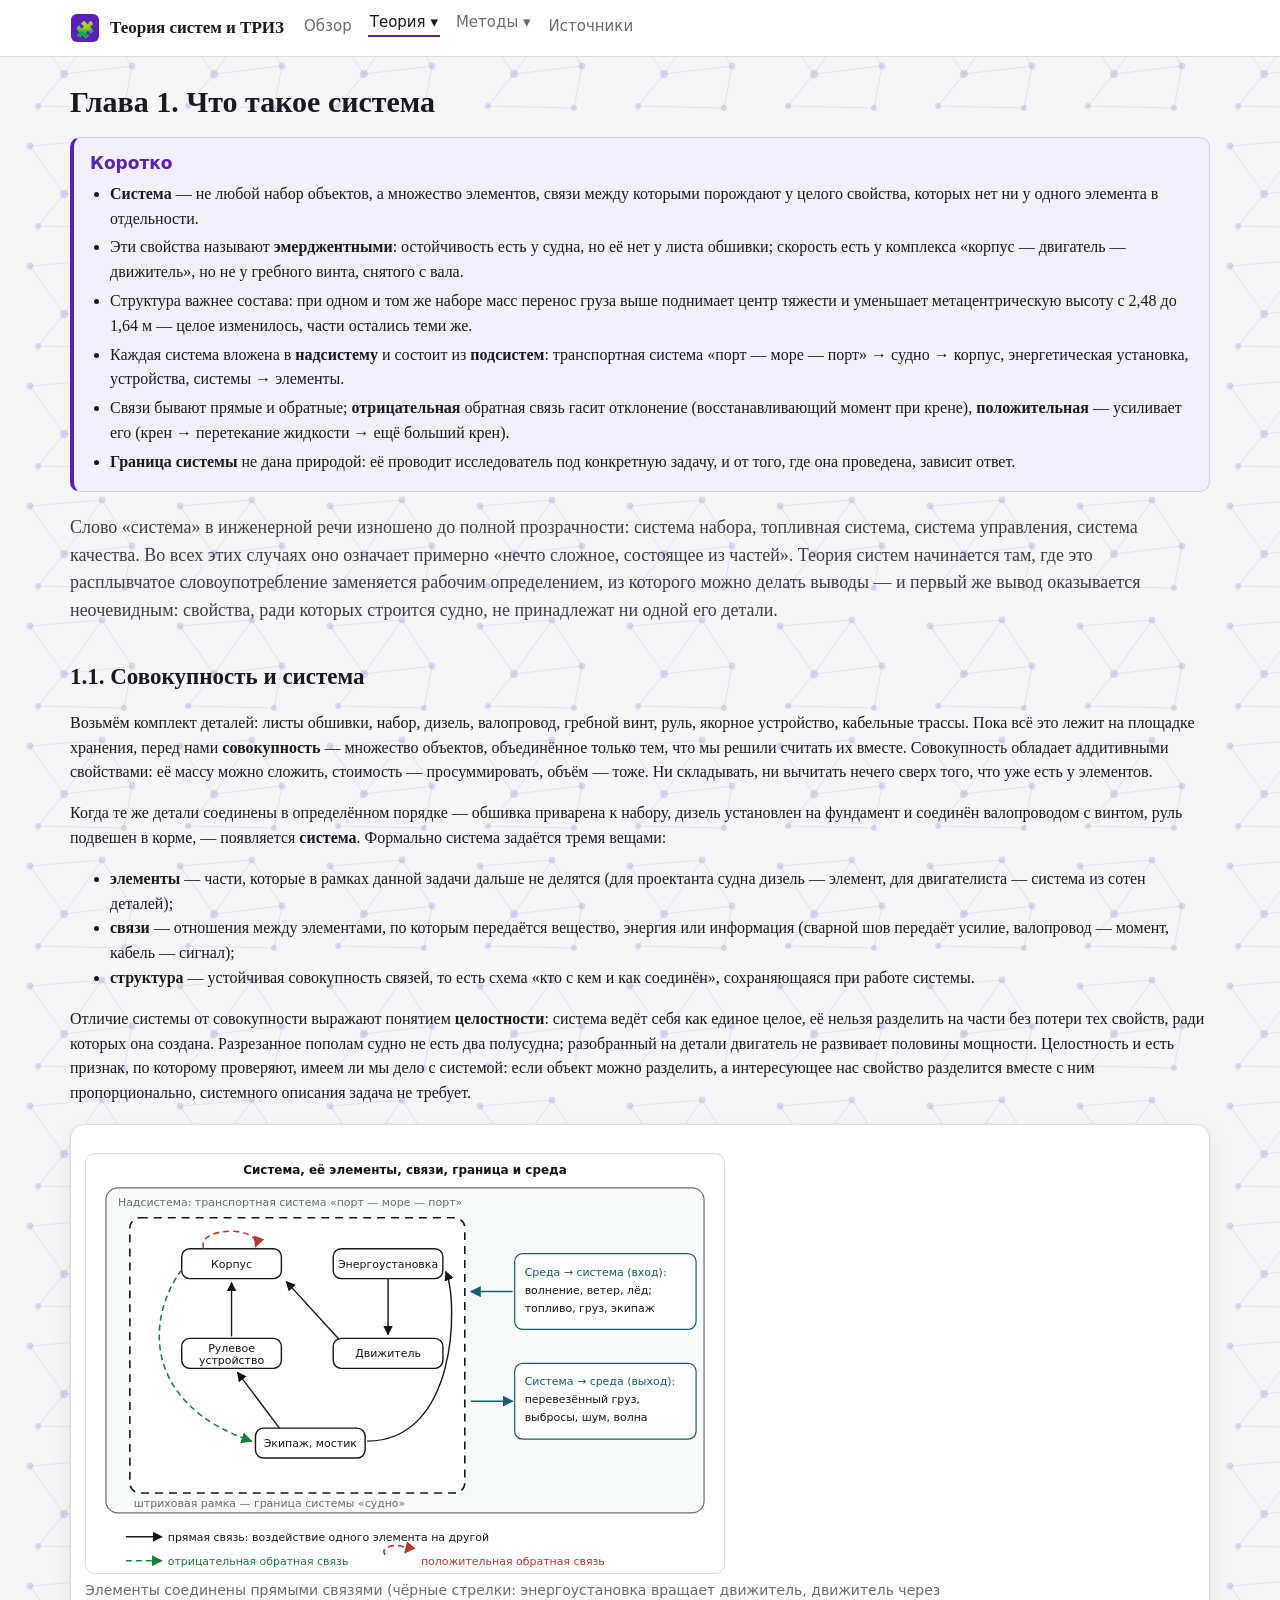
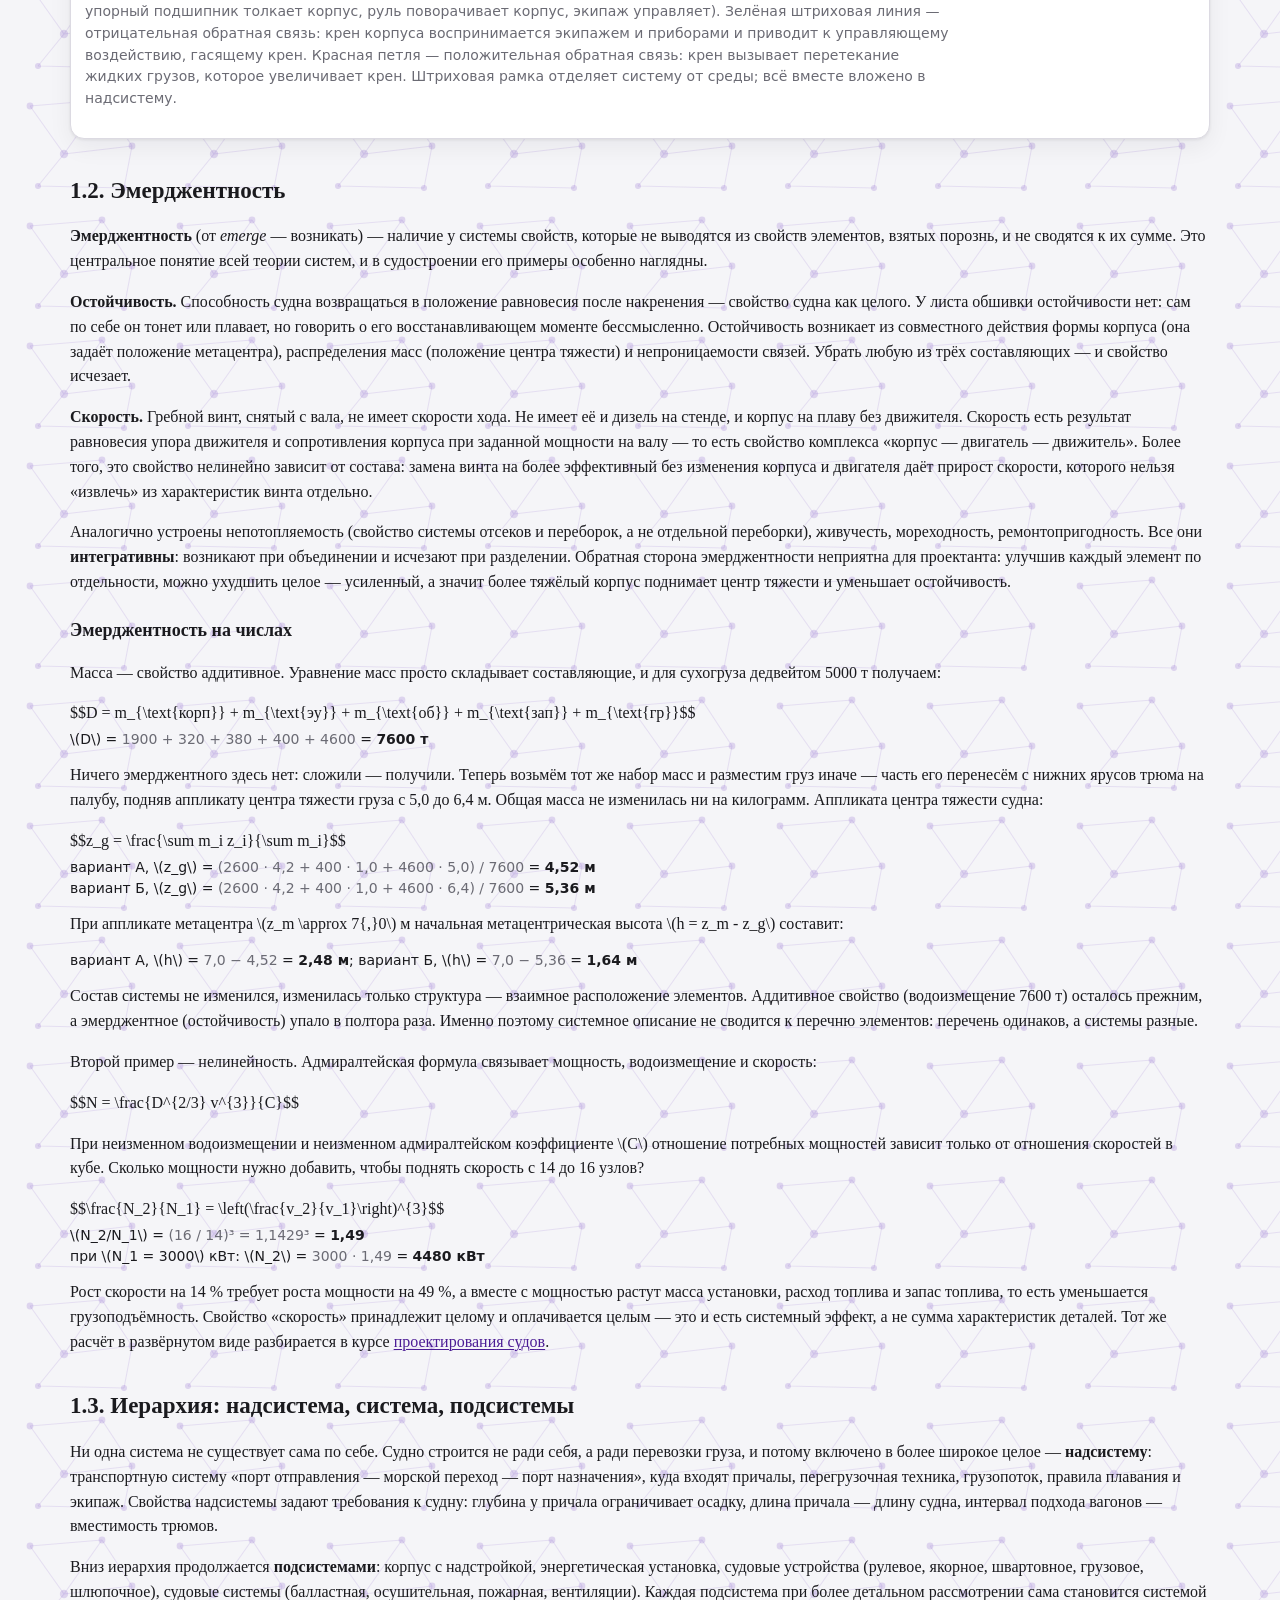
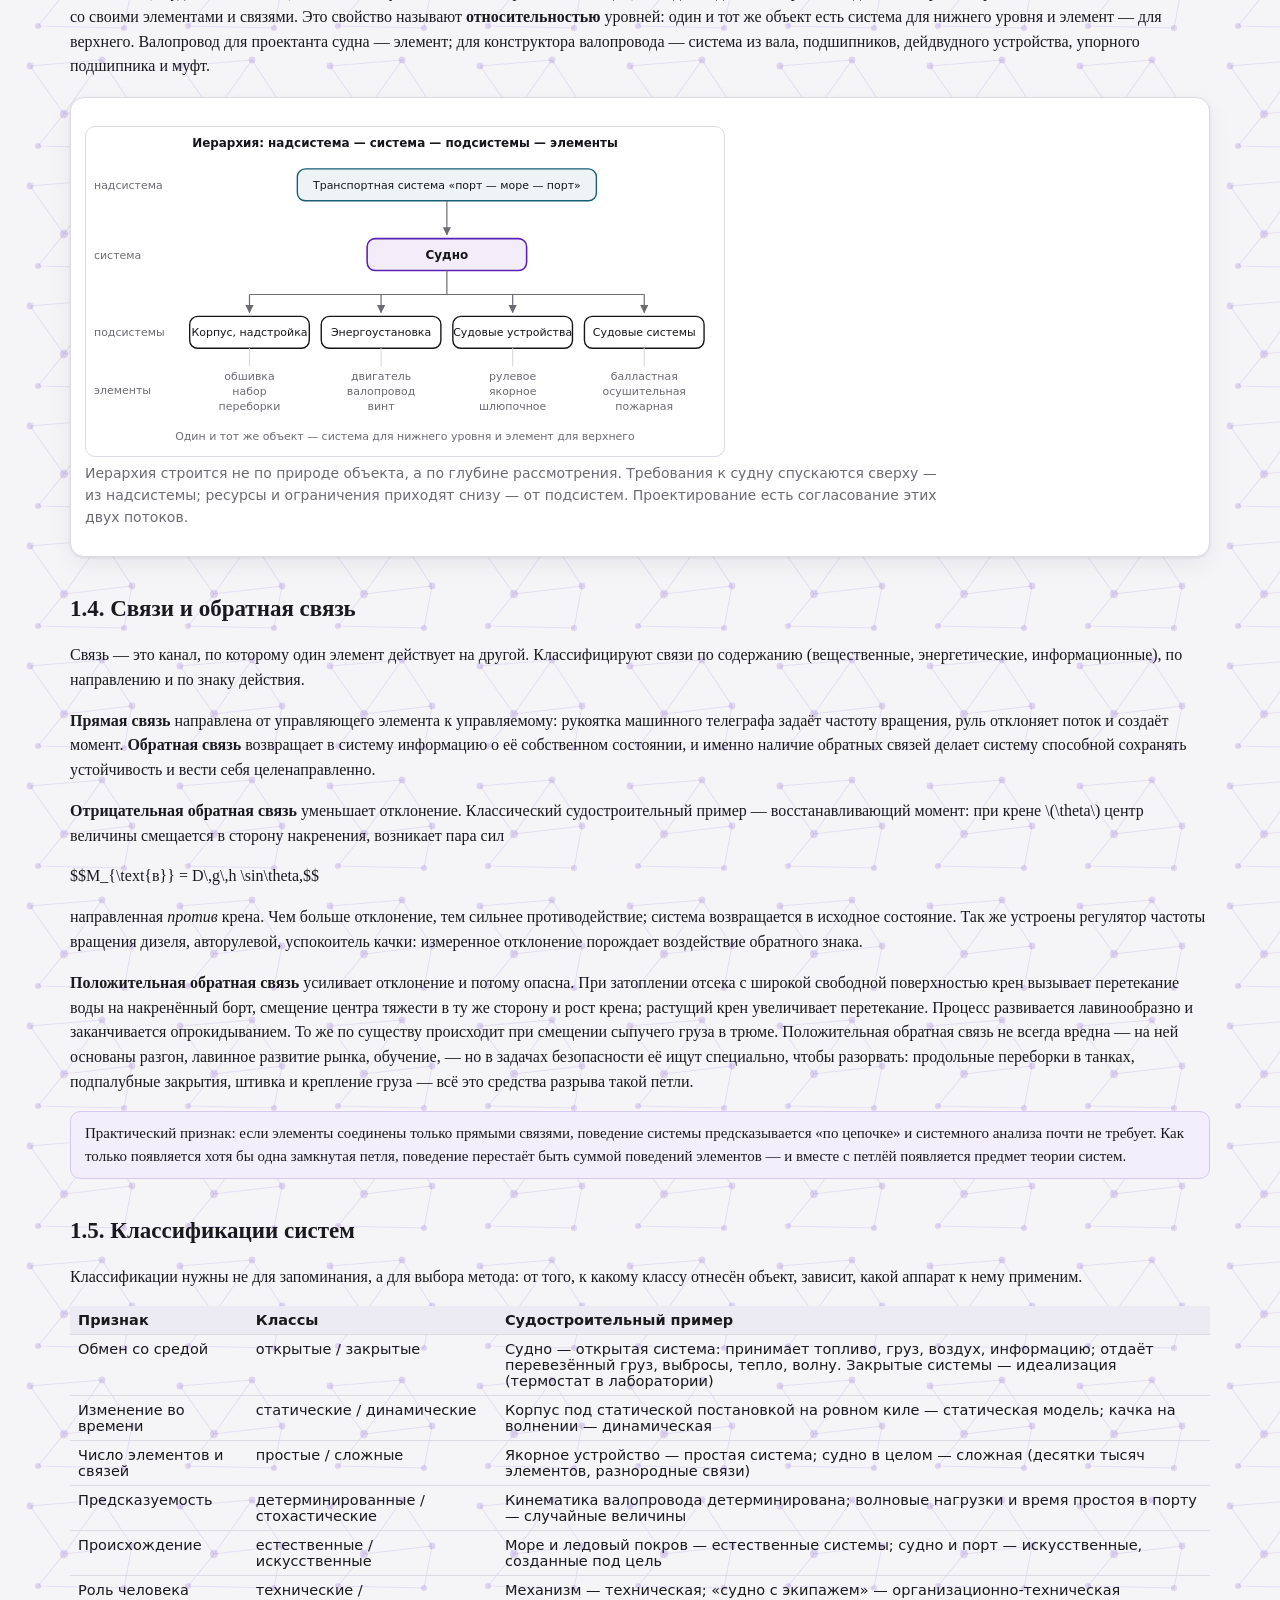
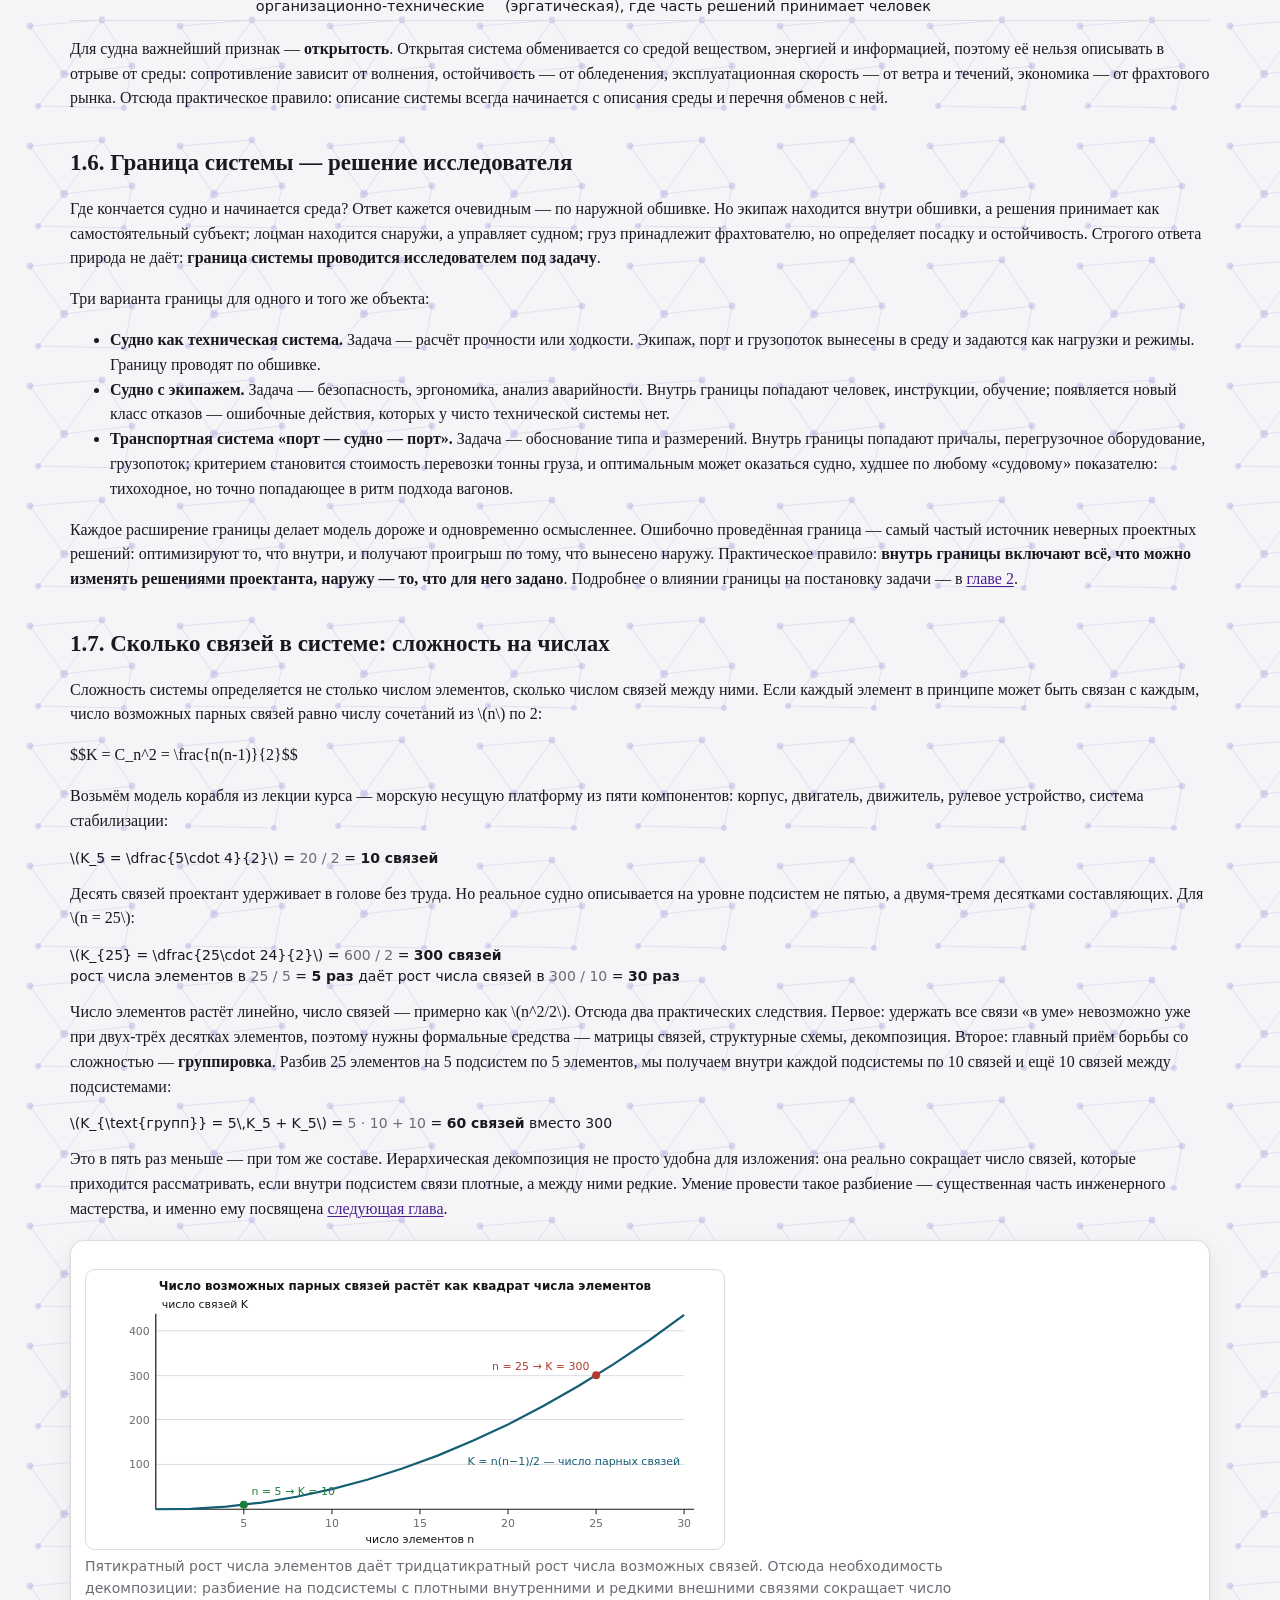
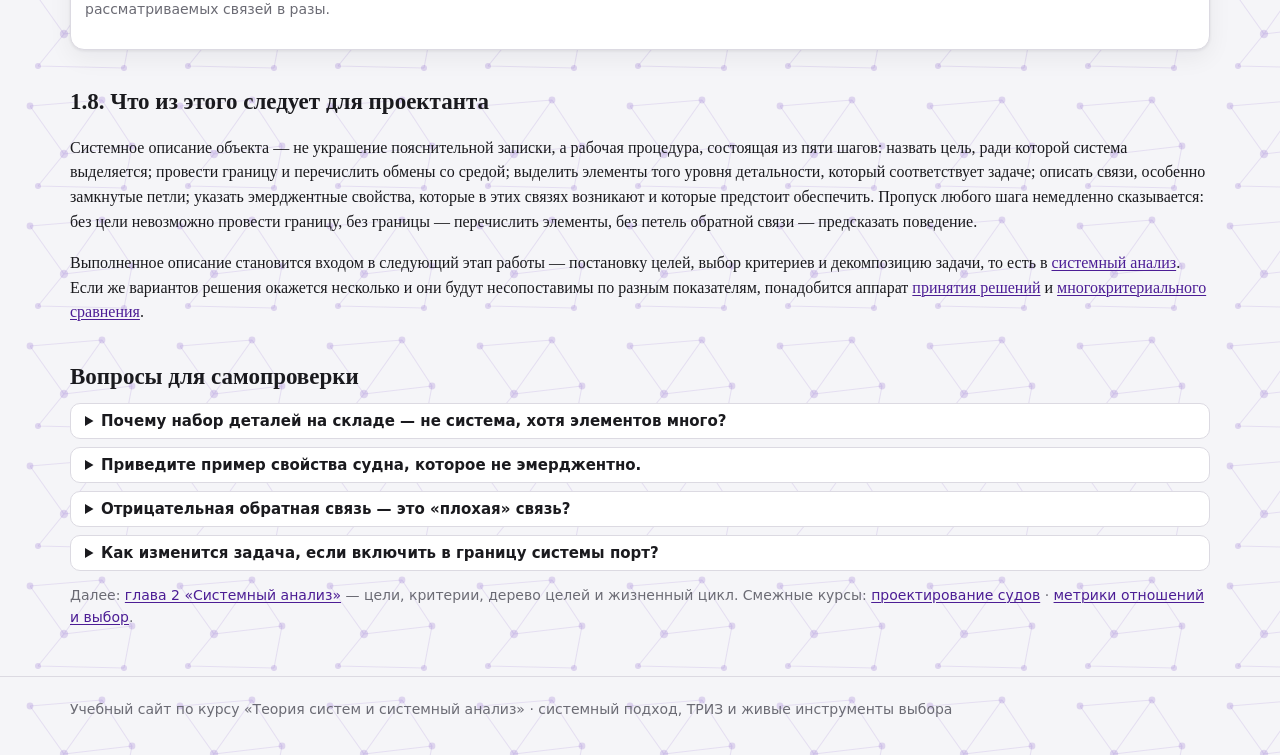
<file: site/t-system.html>
<!doctype html>
<html lang="ru">
<head>
<meta charset="utf-8">
<meta name="viewport" content="width=device-width, initial-scale=1">
<title>Глава 1. Что такое система</title>
<meta name="description" content="Определение системы: элементы, связи, структура, целостность; отличие системы от совокупности; эмерджентность на судостроительных примерах; классификации систем — открытые и закрытые, статические и динамические, детерминированные и стохастические; иерархия надсистема — система — подсистема; прямые и обратные связи, положительная и отрицательная обратная связь; граница системы как решение исследователя; число парных связей и рост сложности.">
<link rel="icon" href="data:image/svg+xml,<svg xmlns=%22http://www.w3.org/2000/svg%22 viewBox=%220 0 100 100%22><text y=%22.9em%22 font-size=%2290%22>🧩</text></svg>">
<link rel="stylesheet" href="assets/style.css">
</head>
<body>
<script src="assets/shell.js"></script>
<script src="assets/site.js" data-root="./" data-page="t-system"></script>
<main class="wrap">
  <h1>Глава 1. Что такое система</h1>

  <div class="tldr">
    <h2>Коротко</h2>
    <ul>
      <li><b>Система</b> — не любой набор объектов, а множество элементов, связи
      между которыми порождают у целого свойства, которых нет ни у одного
      элемента в отдельности.</li>
      <li>Эти свойства называют <b>эмерджентными</b>: остойчивость есть у судна,
      но её нет у листа обшивки; скорость есть у комплекса «корпус — двигатель —
      движитель», но не у гребного винта, снятого с вала.</li>
      <li>Структура важнее состава: при одном и том же наборе масс перенос груза
      выше поднимает центр тяжести и уменьшает метацентрическую высоту с
      2,48 до 1,64 м — целое изменилось, части остались теми же.</li>
      <li>Каждая система вложена в <b>надсистему</b> и состоит из
      <b>подсистем</b>: транспортная система «порт — море — порт» → судно →
      корпус, энергетическая установка, устройства, системы → элементы.</li>
      <li>Связи бывают прямые и обратные; <b>отрицательная</b> обратная связь
      гасит отклонение (восстанавливающий момент при крене),
      <b>положительная</b> — усиливает его (крен → перетекание жидкости →
      ещё больший крен).</li>
      <li><b>Граница системы</b> не дана природой: её проводит исследователь под
      конкретную задачу, и от того, где она проведена, зависит ответ.</li>
    </ul>
  </div>

  <p class="lead">Слово «система» в инженерной речи изношено до полной
  прозрачности: система набора, топливная система, система управления, система
  качества. Во всех этих случаях оно означает примерно «нечто сложное,
  состоящее из частей». Теория систем начинается там, где это расплывчатое
  словоупотребление заменяется рабочим определением, из которого можно делать
  выводы — и первый же вывод оказывается неочевидным: свойства, ради которых
  строится судно, не принадлежат ни одной его детали.</p>

  <h2>1.1. Совокупность и система</h2>
  <p>Возьмём комплект деталей: листы обшивки, набор, дизель, валопровод,
  гребной винт, руль, якорное устройство, кабельные трассы. Пока всё это лежит
  на площадке хранения, перед нами <b>совокупность</b> — множество объектов,
  объединённое только тем, что мы решили считать их вместе. Совокупность
  обладает аддитивными свойствами: её массу можно сложить, стоимость —
  просуммировать, объём — тоже. Ни складывать, ни вычитать нечего сверх того,
  что уже есть у элементов.</p>
  <p>Когда те же детали соединены в определённом порядке — обшивка приварена к
  набору, дизель установлен на фундамент и соединён валопроводом с винтом, руль
  подвешен в корме, — появляется <b>система</b>. Формально система задаётся
  тремя вещами:</p>
  <ul>
    <li><b>элементы</b> — части, которые в рамках данной задачи дальше не
    делятся (для проектанта судна дизель — элемент, для двигателиста — система
    из сотен деталей);</li>
    <li><b>связи</b> — отношения между элементами, по которым передаётся
    вещество, энергия или информация (сварной шов передаёт усилие, валопровод —
    момент, кабель — сигнал);</li>
    <li><b>структура</b> — устойчивая совокупность связей, то есть схема «кто с
    кем и как соединён», сохраняющаяся при работе системы.</li>
  </ul>
  <p>Отличие системы от совокупности выражают понятием <b>целостности</b>:
  система ведёт себя как единое целое, её нельзя разделить на части без потери
  тех свойств, ради которых она создана. Разрезанное пополам судно не есть два
  полусудна; разобранный на детали двигатель не развивает половины мощности.
  Целостность и есть признак, по которому проверяют, имеем ли мы дело с
  системой: если объект можно разделить, а интересующее нас свойство
  разделится вместе с ним пропорционально, системного описания задача не
  требует.</p>

  <div class="panel">
    <svg viewBox="0 0 640 420" class="geo-board" style="max-width:640px" role="img" aria-label="Структура системы: элементы, прямые и обратные связи, граница системы, среда и надсистема">
      <defs>
        <marker id="s1k" viewBox="0 0 10 10" refX="9" refY="5" markerWidth="7" markerHeight="7" orient="auto"><path d="M0 0 L10 5 L0 10 z" fill="#16161a"/></marker>
        <marker id="s1g" viewBox="0 0 10 10" refX="9" refY="5" markerWidth="7" markerHeight="7" orient="auto"><path d="M0 0 L10 5 L0 10 z" fill="#1a7f37"/></marker>
        <marker id="s1r" viewBox="0 0 10 10" refX="9" refY="5" markerWidth="7" markerHeight="7" orient="auto"><path d="M0 0 L10 5 L0 10 z" fill="#b3382e"/></marker>
        <marker id="s1c" viewBox="0 0 10 10" refX="9" refY="5" markerWidth="7" markerHeight="7" orient="auto"><path d="M0 0 L10 5 L0 10 z" fill="#155e75"/></marker>
      </defs>
      <text x="320" y="20" text-anchor="middle" style="font:600 12px system-ui;fill:#16161a">Система, её элементы, связи, граница и среда</text>
      <rect x="20" y="34" width="600" height="326" rx="12" fill="#155e75" fill-opacity=".03" stroke="#6b6b74" stroke-width="1.2"/>
      <text x="32" y="52" style="font:11px system-ui;fill:#6b6b74">Надсистема: транспортная система «порт — море — порт»</text>
      <rect x="44" y="64" width="336" height="276" rx="10" fill="#ffffff" stroke="#16161a" stroke-width="1.6" stroke-dasharray="8 6"/>
      <text x="48" y="354" style="font:11px system-ui;fill:#6b6b74">штриховая рамка — граница системы «судно»</text>

      <rect x="96" y="95" width="100" height="30" rx="8" fill="#ffffff" stroke="#16161a" stroke-width="1.4"/>
      <text x="146" y="114" text-anchor="middle" style="font:11px system-ui;fill:#16161a">Корпус</text>
      <rect x="248" y="95" width="110" height="30" rx="8" fill="#ffffff" stroke="#16161a" stroke-width="1.4"/>
      <text x="303" y="114" text-anchor="middle" style="font:11px system-ui;fill:#16161a">Энергоустановка</text>
      <rect x="248" y="185" width="110" height="30" rx="8" fill="#ffffff" stroke="#16161a" stroke-width="1.4"/>
      <text x="303" y="204" text-anchor="middle" style="font:11px system-ui;fill:#16161a">Движитель</text>
      <rect x="96" y="185" width="100" height="30" rx="8" fill="#ffffff" stroke="#16161a" stroke-width="1.4"/>
      <text x="146" y="199" text-anchor="middle" style="font:11px system-ui;fill:#16161a">Рулевое</text>
      <text x="146" y="211" text-anchor="middle" style="font:11px system-ui;fill:#16161a">устройство</text>
      <rect x="170" y="275" width="110" height="30" rx="8" fill="#ffffff" stroke="#16161a" stroke-width="1.4"/>
      <text x="225" y="294" text-anchor="middle" style="font:11px system-ui;fill:#16161a">Экипаж, мостик</text>

      <line x1="303" y1="125" x2="303" y2="181" stroke="#16161a" stroke-width="1.4" marker-end="url(#s1k)"/>
      <line x1="254" y1="186" x2="201" y2="128" stroke="#16161a" stroke-width="1.4" marker-end="url(#s1k)"/>
      <line x1="146" y1="183" x2="146" y2="129" stroke="#16161a" stroke-width="1.4" marker-end="url(#s1k)"/>
      <line x1="194" y1="275" x2="152" y2="219" stroke="#16161a" stroke-width="1.4" marker-end="url(#s1k)"/>
      <path d="M 282 288 C 372 288 374 150 361 118" fill="none" stroke="#16161a" stroke-width="1.4" marker-end="url(#s1k)"/>
      <path d="M 96 116 C 58 168 60 252 166 288" fill="none" stroke="#1a7f37" stroke-width="1.6" stroke-dasharray="6 4" marker-end="url(#s1g)"/>
      <path d="M 118 95 C 110 72 178 72 170 93" fill="none" stroke="#b3382e" stroke-width="1.6" stroke-dasharray="6 4" marker-end="url(#s1r)"/>

      <rect x="430" y="100" width="182" height="76" rx="8" fill="#ffffff" stroke="#155e75" stroke-width="1.2"/>
      <text x="440" y="122" style="font:11px system-ui;fill:#155e75">Среда → система (вход):</text>
      <text x="440" y="140" style="font:11px system-ui;fill:#16161a">волнение, ветер, лёд;</text>
      <text x="440" y="158" style="font:11px system-ui;fill:#16161a">топливо, груз, экипаж</text>
      <rect x="430" y="210" width="182" height="76" rx="8" fill="#ffffff" stroke="#155e75" stroke-width="1.2"/>
      <text x="440" y="232" style="font:11px system-ui;fill:#155e75">Система → среда (выход):</text>
      <text x="440" y="250" style="font:11px system-ui;fill:#16161a">перевезённый груз,</text>
      <text x="440" y="268" style="font:11px system-ui;fill:#16161a">выбросы, шум, волна</text>
      <line x1="428" y1="138" x2="386" y2="138" stroke="#155e75" stroke-width="1.6" marker-end="url(#s1c)"/>
      <line x1="386" y1="248" x2="428" y2="248" stroke="#155e75" stroke-width="1.6" marker-end="url(#s1c)"/>

      <line x1="40" y1="384" x2="76" y2="384" stroke="#16161a" stroke-width="1.4" marker-end="url(#s1k)"/>
      <text x="82" y="388" style="font:11px system-ui;fill:#16161a">прямая связь: воздействие одного элемента на другой</text>
      <line x1="40" y1="408" x2="76" y2="408" stroke="#1a7f37" stroke-width="1.6" stroke-dasharray="6 4" marker-end="url(#s1g)"/>
      <text x="82" y="412" style="font:11px system-ui;fill:#1a7f37">отрицательная обратная связь</text>
      <path d="M 300 402 C 292 390 328 390 320 400" fill="none" stroke="#b3382e" stroke-width="1.6" stroke-dasharray="6 4" marker-end="url(#s1r)"/>
      <text x="336" y="412" style="font:11px system-ui;fill:#b3382e">положительная обратная связь</text>
    </svg>
    <div class="caption">Элементы соединены прямыми связями (чёрные стрелки:
    энергоустановка вращает движитель, движитель через упорный подшипник толкает
    корпус, руль поворачивает корпус, экипаж управляет). Зелёная штриховая линия
    — отрицательная обратная связь: крен корпуса воспринимается экипажем и
    приборами и приводит к управляющему воздействию, гасящему крен. Красная
    петля — положительная обратная связь: крен вызывает перетекание жидких
    грузов, которое увеличивает крен. Штриховая рамка отделяет систему от среды;
    всё вместе вложено в надсистему.</div>
  </div>

  <h2>1.2. Эмерджентность</h2>
  <p><b>Эмерджентность</b> (от <i>emerge</i> — возникать) — наличие у системы
  свойств, которые не выводятся из свойств элементов, взятых порознь, и не
  сводятся к их сумме. Это центральное понятие всей теории систем, и в
  судостроении его примеры особенно наглядны.</p>
  <p><b>Остойчивость.</b> Способность судна возвращаться в положение равновесия
  после накренения — свойство судна как целого. У листа обшивки остойчивости
  нет: сам по себе он тонет или плавает, но говорить о его восстанавливающем
  моменте бессмысленно. Остойчивость возникает из совместного действия формы
  корпуса (она задаёт положение метацентра), распределения масс (положение
  центра тяжести) и непроницаемости связей. Убрать любую из трёх составляющих —
  и свойство исчезает.</p>
  <p><b>Скорость.</b> Гребной винт, снятый с вала, не имеет скорости хода. Не
  имеет её и дизель на стенде, и корпус на плаву без движителя. Скорость есть
  результат равновесия упора движителя и сопротивления корпуса при заданной
  мощности на валу — то есть свойство комплекса «корпус — двигатель —
  движитель». Более того, это свойство нелинейно зависит от состава: замена
  винта на более эффективный без изменения корпуса и двигателя даёт прирост
  скорости, которого нельзя «извлечь» из характеристик винта отдельно.</p>
  <p>Аналогично устроены непотопляемость (свойство системы отсеков и
  переборок, а не отдельной переборки), живучесть, мореходность,
  ремонтопригодность. Все они <b>интегративны</b>: возникают при объединении и
  исчезают при разделении. Обратная сторона эмерджентности неприятна для
  проектанта: улучшив каждый элемент по отдельности, можно ухудшить целое —
  усиленный, а значит более тяжёлый корпус поднимает центр тяжести и уменьшает
  остойчивость.</p>

  <h3>Эмерджентность на числах</h3>
  <p>Масса — свойство аддитивное. Уравнение масс просто складывает составляющие,
  и для сухогруза дедвейтом 5000 т получаем:</p>
  $$D = m_{\text{корп}} + m_{\text{эу}} + m_{\text{об}} + m_{\text{зап}} + m_{\text{гр}}$$
  <div class="calc-row">\(D\) = <span style="color:#6b6b74">1900 + 320 + 380 + 400 + 4600</span> = <b>7600 т</b></div>
  <p>Ничего эмерджентного здесь нет: сложили — получили. Теперь возьмём тот же
  набор масс и разместим груз иначе — часть его перенесём с нижних ярусов трюма
  на палубу, подняв аппликату центра тяжести груза с 5,0 до 6,4 м. Общая масса
  не изменилась ни на килограмм. Аппликата центра тяжести судна:</p>
  $$z_g = \frac{\sum m_i z_i}{\sum m_i}$$
  <div class="calc-row">вариант А, \(z_g\) = <span style="color:#6b6b74">(2600 · 4,2 + 400 · 1,0 + 4600 · 5,0) / 7600</span> = <b>4,52 м</b></div>
  <div class="calc-row">вариант Б, \(z_g\) = <span style="color:#6b6b74">(2600 · 4,2 + 400 · 1,0 + 4600 · 6,4) / 7600</span> = <b>5,36 м</b></div>
  <p>При аппликате метацентра \(z_m \approx 7{,}0\) м начальная метацентрическая
  высота \(h = z_m - z_g\) составит:</p>
  <div class="calc-row">вариант А, \(h\) = <span style="color:#6b6b74">7,0 − 4,52</span> = <b>2,48 м</b>;
  вариант Б, \(h\) = <span style="color:#6b6b74">7,0 − 5,36</span> = <b>1,64 м</b></div>
  <p>Состав системы не изменился, изменилась только структура — взаимное
  расположение элементов. Аддитивное свойство (водоизмещение 7600 т) осталось
  прежним, а эмерджентное (остойчивость) упало в полтора раза. Именно поэтому
  системное описание не сводится к перечню элементов: перечень одинаков, а
  системы разные.</p>
  <p>Второй пример — нелинейность. Адмиралтейская формула связывает мощность,
  водоизмещение и скорость:</p>
  $$N = \frac{D^{2/3} v^{3}}{C}$$
  <p>При неизменном водоизмещении и неизменном адмиралтейском коэффициенте
  \(C\) отношение потребных мощностей зависит только от отношения скоростей в
  кубе. Сколько мощности нужно добавить, чтобы поднять скорость с 14 до 16
  узлов?</p>
  $$\frac{N_2}{N_1} = \left(\frac{v_2}{v_1}\right)^{3}$$
  <div class="calc-row">\(N_2/N_1\) = <span style="color:#6b6b74">(16 / 14)³ = 1,1429³</span> = <b>1,49</b></div>
  <div class="calc-row">при \(N_1 = 3000\) кВт: \(N_2\) = <span style="color:#6b6b74">3000 · 1,49</span> = <b>4480 кВт</b></div>
  <p>Рост скорости на 14 % требует роста мощности на 49 %, а вместе с мощностью
  растут масса установки, расход топлива и запас топлива, то есть уменьшается
  грузоподъёмность. Свойство «скорость» принадлежит целому и оплачивается
  целым — это и есть системный эффект, а не сумма характеристик деталей. Тот же
  расчёт в развёрнутом виде разбирается в курсе
  <a href="https://shadeswd.duckdns.org/design/">проектирования судов</a>.</p>

  <h2>1.3. Иерархия: надсистема, система, подсистемы</h2>
  <p>Ни одна система не существует сама по себе. Судно строится не ради себя, а
  ради перевозки груза, и потому включено в более широкое целое —
  <b>надсистему</b>: транспортную систему «порт отправления — морской переход —
  порт назначения», куда входят причалы, перегрузочная техника, грузопоток,
  правила плавания и экипаж. Свойства надсистемы задают требования к судну:
  глубина у причала ограничивает осадку, длина причала — длину судна, интервал
  подхода вагонов — вместимость трюмов.</p>
  <p>Вниз иерархия продолжается <b>подсистемами</b>: корпус с надстройкой,
  энергетическая установка, судовые устройства (рулевое, якорное, швартовное,
  грузовое, шлюпочное), судовые системы (балластная, осушительная, пожарная,
  вентиляции). Каждая подсистема при более детальном рассмотрении сама
  становится системой со своими элементами и связями. Это свойство называют
  <b>относительностью</b> уровней: один и тот же объект есть система для
  нижнего уровня и элемент — для верхнего. Валопровод для проектанта судна —
  элемент; для конструктора валопровода — система из вала, подшипников,
  дейдвудного устройства, упорного подшипника и муфт.</p>

  <div class="panel">
    <svg viewBox="0 0 640 330" class="geo-board" style="max-width:640px" role="img" aria-label="Иерархия: надсистема, система, подсистемы и элементы на примере судна">
      <defs>
        <marker id="s2k" viewBox="0 0 10 10" refX="9" refY="5" markerWidth="7" markerHeight="7" orient="auto"><path d="M0 0 L10 5 L0 10 z" fill="#6b6b74"/></marker>
      </defs>
      <text x="320" y="20" text-anchor="middle" style="font:600 12px system-ui;fill:#16161a">Иерархия: надсистема — система — подсистемы — элементы</text>
      <text x="8" y="62" style="font:11px system-ui;fill:#6b6b74">надсистема</text>
      <text x="8" y="132" style="font:11px system-ui;fill:#6b6b74">система</text>
      <text x="8" y="210" style="font:11px system-ui;fill:#6b6b74">подсистемы</text>
      <text x="8" y="268" style="font:11px system-ui;fill:#6b6b74">элементы</text>

      <rect x="212" y="42" width="300" height="32" rx="8" fill="#155e75" fill-opacity=".07" stroke="#155e75" stroke-width="1.4"/>
      <text x="362" y="62" text-anchor="middle" style="font:11px system-ui;fill:#16161a">Транспортная система «порт — море — порт»</text>
      <line x1="362" y1="74" x2="362" y2="108" stroke="#6b6b74" stroke-width="1.2" marker-end="url(#s2k)"/>
      <rect x="282" y="112" width="160" height="32" rx="8" fill="#5b21b6" fill-opacity=".08" stroke="#5b21b6" stroke-width="1.6"/>
      <text x="362" y="132" text-anchor="middle" style="font:600 12px system-ui;fill:#16161a">Судно</text>

      <line x1="362" y1="144" x2="362" y2="168" stroke="#6b6b74" stroke-width="1.2"/>
      <line x1="164" y1="168" x2="560" y2="168" stroke="#6b6b74" stroke-width="1.2"/>
      <line x1="164" y1="168" x2="164" y2="186" stroke="#6b6b74" stroke-width="1.2" marker-end="url(#s2k)"/>
      <line x1="296" y1="168" x2="296" y2="186" stroke="#6b6b74" stroke-width="1.2" marker-end="url(#s2k)"/>
      <line x1="428" y1="168" x2="428" y2="186" stroke="#6b6b74" stroke-width="1.2" marker-end="url(#s2k)"/>
      <line x1="560" y1="168" x2="560" y2="186" stroke="#6b6b74" stroke-width="1.2" marker-end="url(#s2k)"/>

      <rect x="104" y="190" width="120" height="32" rx="8" fill="#ffffff" stroke="#16161a" stroke-width="1.4"/>
      <text x="164" y="210" text-anchor="middle" style="font:11px system-ui;fill:#16161a">Корпус, надстройка</text>
      <rect x="236" y="190" width="120" height="32" rx="8" fill="#ffffff" stroke="#16161a" stroke-width="1.4"/>
      <text x="296" y="210" text-anchor="middle" style="font:11px system-ui;fill:#16161a">Энергоустановка</text>
      <rect x="368" y="190" width="120" height="32" rx="8" fill="#ffffff" stroke="#16161a" stroke-width="1.4"/>
      <text x="428" y="210" text-anchor="middle" style="font:11px system-ui;fill:#16161a">Судовые устройства</text>
      <rect x="500" y="190" width="120" height="32" rx="8" fill="#ffffff" stroke="#16161a" stroke-width="1.4"/>
      <text x="560" y="210" text-anchor="middle" style="font:11px system-ui;fill:#16161a">Судовые системы</text>

      <line x1="164" y1="222" x2="164" y2="240" stroke="#dcdae2" stroke-width="1.2"/>
      <line x1="296" y1="222" x2="296" y2="240" stroke="#dcdae2" stroke-width="1.2"/>
      <line x1="428" y1="222" x2="428" y2="240" stroke="#dcdae2" stroke-width="1.2"/>
      <line x1="560" y1="222" x2="560" y2="240" stroke="#dcdae2" stroke-width="1.2"/>

      <text x="164" y="254" text-anchor="middle" style="font:11px system-ui;fill:#6b6b74">обшивка</text>
      <text x="164" y="269" text-anchor="middle" style="font:11px system-ui;fill:#6b6b74">набор</text>
      <text x="164" y="284" text-anchor="middle" style="font:11px system-ui;fill:#6b6b74">переборки</text>
      <text x="296" y="254" text-anchor="middle" style="font:11px system-ui;fill:#6b6b74">двигатель</text>
      <text x="296" y="269" text-anchor="middle" style="font:11px system-ui;fill:#6b6b74">валопровод</text>
      <text x="296" y="284" text-anchor="middle" style="font:11px system-ui;fill:#6b6b74">винт</text>
      <text x="428" y="254" text-anchor="middle" style="font:11px system-ui;fill:#6b6b74">рулевое</text>
      <text x="428" y="269" text-anchor="middle" style="font:11px system-ui;fill:#6b6b74">якорное</text>
      <text x="428" y="284" text-anchor="middle" style="font:11px system-ui;fill:#6b6b74">шлюпочное</text>
      <text x="560" y="254" text-anchor="middle" style="font:11px system-ui;fill:#6b6b74">балластная</text>
      <text x="560" y="269" text-anchor="middle" style="font:11px system-ui;fill:#6b6b74">осушительная</text>
      <text x="560" y="284" text-anchor="middle" style="font:11px system-ui;fill:#6b6b74">пожарная</text>

      <text x="320" y="314" text-anchor="middle" style="font:11px system-ui;fill:#6b6b74">Один и тот же объект — система для нижнего уровня и элемент для верхнего</text>
    </svg>
    <div class="caption">Иерархия строится не по природе объекта, а по глубине
    рассмотрения. Требования к судну спускаются сверху — из надсистемы; ресурсы
    и ограничения приходят снизу — от подсистем. Проектирование есть согласование
    этих двух потоков.</div>
  </div>

  <h2>1.4. Связи и обратная связь</h2>
  <p>Связь — это канал, по которому один элемент действует на другой. Классифицируют
  связи по содержанию (вещественные, энергетические, информационные), по
  направлению и по знаку действия.</p>
  <p><b>Прямая связь</b> направлена от управляющего элемента к управляемому:
  рукоятка машинного телеграфа задаёт частоту вращения, руль отклоняет поток и
  создаёт момент. <b>Обратная связь</b> возвращает в систему информацию о её
  собственном состоянии, и именно наличие обратных связей делает систему
  способной сохранять устойчивость и вести себя целенаправленно.</p>
  <p><b>Отрицательная обратная связь</b> уменьшает отклонение. Классический
  судостроительный пример — восстанавливающий момент: при крене \(\theta\)
  центр величины смещается в сторону накренения, возникает пара сил</p>
  $$M_{\text{в}} = D\,g\,h \sin\theta,$$
  <p>направленная <i>против</i> крена. Чем больше отклонение, тем сильнее
  противодействие; система возвращается в исходное состояние. Так же устроены
  регулятор частоты вращения дизеля, авторулевой, успокоитель качки: измеренное
  отклонение порождает воздействие обратного знака.</p>
  <p><b>Положительная обратная связь</b> усиливает отклонение и потому опасна.
  При затоплении отсека с широкой свободной поверхностью крен вызывает
  перетекание воды на накренённый борт, смещение центра тяжести в ту же сторону
  и рост крена; растущий крен увеличивает перетекание. Процесс развивается
  лавинообразно и заканчивается опрокидыванием. То же по существу происходит при
  смещении сыпучего груза в трюме. Положительная обратная связь не всегда вредна
  — на ней основаны разгон, лавинное развитие рынка, обучение, — но в задачах
  безопасности её ищут специально, чтобы разорвать: продольные переборки в
  танках, подпалубные закрытия, штивка и крепление груза — всё это средства
  разрыва такой петли.</p>
  <div class="note tip">Практический признак: если элементы соединены только
  прямыми связями, поведение системы предсказывается «по цепочке» и системного
  анализа почти не требует. Как только появляется хотя бы одна замкнутая петля,
  поведение перестаёт быть суммой поведений элементов — и вместе с петлёй
  появляется предмет теории систем.</div>

  <h2>1.5. Классификации систем</h2>
  <p>Классификации нужны не для запоминания, а для выбора метода: от того, к
  какому классу отнесён объект, зависит, какой аппарат к нему применим.</p>
  <table class="el">
    <tr><th>Признак</th><th>Классы</th><th>Судостроительный пример</th></tr>
    <tr><td>Обмен со средой</td><td>открытые / закрытые</td>
      <td>Судно — открытая система: принимает топливо, груз, воздух, информацию;
      отдаёт перевезённый груз, выбросы, тепло, волну. Закрытые системы —
      идеализация (термостат в лаборатории)</td></tr>
    <tr><td>Изменение во времени</td><td>статические / динамические</td>
      <td>Корпус под статической постановкой на ровном киле — статическая модель;
      качка на волнении — динамическая</td></tr>
    <tr><td>Число элементов и связей</td><td>простые / сложные</td>
      <td>Якорное устройство — простая система; судно в целом — сложная
      (десятки тысяч элементов, разнородные связи)</td></tr>
    <tr><td>Предсказуемость</td><td>детерминированные / стохастические</td>
      <td>Кинематика валопровода детерминирована; волновые нагрузки и время
      простоя в порту — случайные величины</td></tr>
    <tr><td>Происхождение</td><td>естественные / искусственные</td>
      <td>Море и ледовый покров — естественные системы; судно и порт —
      искусственные, созданные под цель</td></tr>
    <tr><td>Роль человека</td><td>технические / организационно-технические</td>
      <td>Механизм — техническая; «судно с экипажем» — организационно-техническая
      (эргатическая), где часть решений принимает человек</td></tr>
  </table>
  <p>Для судна важнейший признак — <b>открытость</b>. Открытая система
  обменивается со средой веществом, энергией и информацией, поэтому её нельзя
  описывать в отрыве от среды: сопротивление зависит от волнения, остойчивость —
  от обледенения, эксплуатационная скорость — от ветра и течений, экономика — от
  фрахтового рынка. Отсюда практическое правило: описание системы всегда
  начинается с описания среды и перечня обменов с ней.</p>

  <h2>1.6. Граница системы — решение исследователя</h2>
  <p>Где кончается судно и начинается среда? Ответ кажется очевидным — по
  наружной обшивке. Но экипаж находится внутри обшивки, а решения принимает
  как самостоятельный субъект; лоцман находится снаружи, а управляет судном;
  груз принадлежит фрахтователю, но определяет посадку и остойчивость. Строгого
  ответа природа не даёт: <b>граница системы проводится исследователем под
  задачу</b>.</p>
  <p>Три варианта границы для одного и того же объекта:</p>
  <ul>
    <li><b>Судно как техническая система.</b> Задача — расчёт прочности или
    ходкости. Экипаж, порт и грузопоток вынесены в среду и задаются как
    нагрузки и режимы. Границу проводят по обшивке.</li>
    <li><b>Судно с экипажем.</b> Задача — безопасность, эргономика, анализ
    аварийности. Внутрь границы попадают человек, инструкции, обучение; появляется
    новый класс отказов — ошибочные действия, которых у чисто технической системы
    нет.</li>
    <li><b>Транспортная система «порт — судно — порт».</b> Задача — обоснование
    типа и размерений. Внутрь границы попадают причалы, перегрузочное
    оборудование, грузопоток; критерием становится стоимость перевозки тонны
    груза, и оптимальным может оказаться судно, худшее по любому «судовому»
    показателю: тихоходное, но точно попадающее в ритм подхода вагонов.</li>
  </ul>
  <p>Каждое расширение границы делает модель дороже и одновременно осмысленнее.
  Ошибочно проведённая граница — самый частый источник неверных проектных
  решений: оптимизируют то, что внутри, и получают проигрыш по тому, что
  вынесено наружу. Практическое правило: <b>внутрь границы включают всё, что
  можно изменять решениями проектанта, наружу — то, что для него задано</b>.
  Подробнее о влиянии границы на постановку задачи — в
  <a href="t-analysis">главе 2</a>.</p>

  <h2>1.7. Сколько связей в системе: сложность на числах</h2>
  <p>Сложность системы определяется не столько числом элементов, сколько числом
  связей между ними. Если каждый элемент в принципе может быть связан с каждым,
  число возможных парных связей равно числу сочетаний из \(n\) по 2:</p>
  $$K = C_n^2 = \frac{n(n-1)}{2}$$
  <p>Возьмём модель корабля из лекции курса — морскую несущую платформу из пяти
  компонентов: корпус, двигатель, движитель, рулевое устройство, система
  стабилизации:</p>
  <div class="calc-row">\(K_5 = \dfrac{5\cdot 4}{2}\) = <span style="color:#6b6b74">20 / 2</span> = <b>10 связей</b></div>
  <p>Десять связей проектант удерживает в голове без труда. Но реальное судно
  описывается на уровне подсистем не пятью, а двумя-тремя десятками
  составляющих. Для \(n = 25\):</p>
  <div class="calc-row">\(K_{25} = \dfrac{25\cdot 24}{2}\) = <span style="color:#6b6b74">600 / 2</span> = <b>300 связей</b></div>
  <div class="calc-row">рост числа элементов в <span style="color:#6b6b74">25 / 5</span> = <b>5 раз</b>
  даёт рост числа связей в <span style="color:#6b6b74">300 / 10</span> = <b>30 раз</b></div>
  <p>Число элементов растёт линейно, число связей — примерно как \(n^2/2\).
  Отсюда два практических следствия. Первое: удержать все связи «в уме»
  невозможно уже при двух-трёх десятках элементов, поэтому нужны формальные
  средства — матрицы связей, структурные схемы, декомпозиция. Второе: главный
  приём борьбы со сложностью — <b>группировка</b>. Разбив 25 элементов на 5
  подсистем по 5 элементов, мы получаем внутри каждой подсистемы по 10 связей и
  ещё 10 связей между подсистемами:</p>
  <div class="calc-row">\(K_{\text{групп}} = 5\,K_5 + K_5\) = <span style="color:#6b6b74">5 · 10 + 10</span> = <b>60 связей</b> вместо 300</div>
  <p>Это в пять раз меньше — при том же составе. Иерархическая декомпозиция не
  просто удобна для изложения: она реально сокращает число связей, которые
  приходится рассматривать, если внутри подсистем связи плотные, а между ними
  редкие. Умение провести такое разбиение — существенная часть инженерного
  мастерства, и именно ему посвящена <a href="t-analysis">следующая глава</a>.</p>

  <div class="panel">
    <svg viewBox="0 0 640 280" class="geo-board" style="max-width:640px" role="img" aria-label="График роста числа парных связей при увеличении числа элементов">
      <text x="320" y="20" text-anchor="middle" style="font:600 12px system-ui;fill:#16161a">Число возможных парных связей растёт как квадрат числа элементов</text>
      <line x1="70" y1="195" x2="600" y2="195" stroke="#dcdae2" stroke-width="1"/>
      <line x1="70" y1="150" x2="600" y2="150" stroke="#dcdae2" stroke-width="1"/>
      <line x1="70" y1="106" x2="600" y2="106" stroke="#dcdae2" stroke-width="1"/>
      <line x1="70" y1="61" x2="600" y2="61" stroke="#dcdae2" stroke-width="1"/>
      <line x1="70" y1="240" x2="610" y2="240" stroke="#16161a" stroke-width="1.2"/>
      <line x1="70" y1="240" x2="70" y2="44" stroke="#16161a" stroke-width="1.2"/>
      <text x="64" y="199" text-anchor="end" style="font:11px system-ui;fill:#6b6b74">100</text>
      <text x="64" y="154" text-anchor="end" style="font:11px system-ui;fill:#6b6b74">200</text>
      <text x="64" y="110" text-anchor="end" style="font:11px system-ui;fill:#6b6b74">300</text>
      <text x="64" y="65" text-anchor="end" style="font:11px system-ui;fill:#6b6b74">400</text>
      <text x="76" y="38" style="font:11px system-ui;fill:#16161a">число связей K</text>
      <polyline points="70,240 105.3,239.6 140.7,237.3 176,233.3 211.3,227.5 246.7,219.8 282,210.4 317.3,199.2 352.7,186.2 388,171.4 423.3,154.9 458.7,136.5 494,116.3 529.3,94.4 564.7,70.7 600,45.1" fill="none" stroke="#155e75" stroke-width="2.2"/>
      <line x1="158.3" y1="240" x2="158.3" y2="245" stroke="#16161a" stroke-width="1"/>
      <line x1="246.7" y1="240" x2="246.7" y2="245" stroke="#16161a" stroke-width="1"/>
      <line x1="335" y1="240" x2="335" y2="245" stroke="#16161a" stroke-width="1"/>
      <line x1="423.3" y1="240" x2="423.3" y2="245" stroke="#16161a" stroke-width="1"/>
      <line x1="511.7" y1="240" x2="511.7" y2="245" stroke="#16161a" stroke-width="1"/>
      <line x1="600" y1="240" x2="600" y2="245" stroke="#16161a" stroke-width="1"/>
      <text x="158.3" y="258" text-anchor="middle" style="font:11px system-ui;fill:#6b6b74">5</text>
      <text x="246.7" y="258" text-anchor="middle" style="font:11px system-ui;fill:#6b6b74">10</text>
      <text x="335" y="258" text-anchor="middle" style="font:11px system-ui;fill:#6b6b74">15</text>
      <text x="423.3" y="258" text-anchor="middle" style="font:11px system-ui;fill:#6b6b74">20</text>
      <text x="511.7" y="258" text-anchor="middle" style="font:11px system-ui;fill:#6b6b74">25</text>
      <text x="600" y="258" text-anchor="middle" style="font:11px system-ui;fill:#6b6b74">30</text>
      <text x="335" y="274" text-anchor="middle" style="font:11px system-ui;fill:#16161a">число элементов n</text>
      <circle cx="158.3" cy="235.5" r="4" fill="#1a7f37"/>
      <text x="166" y="226" style="font:11px system-ui;fill:#1a7f37">n = 5 → K = 10</text>
      <circle cx="511.7" cy="105.6" r="4" fill="#b3382e"/>
      <text x="505" y="100" text-anchor="end" style="font:11px system-ui;fill:#b3382e">n = 25 → K = 300</text>
      <text x="596" y="196" text-anchor="end" style="font:11px system-ui;fill:#155e75">K = n(n−1)/2 — число парных связей</text>
    </svg>
    <div class="caption">Пятикратный рост числа элементов даёт тридцатикратный
    рост числа возможных связей. Отсюда необходимость декомпозиции: разбиение
    на подсистемы с плотными внутренними и редкими внешними связями сокращает
    число рассматриваемых связей в разы.</div>
  </div>

  <h2>1.8. Что из этого следует для проектанта</h2>
  <p>Системное описание объекта — не украшение пояснительной записки, а рабочая
  процедура, состоящая из пяти шагов: назвать цель, ради которой система
  выделяется; провести границу и перечислить обмены со средой; выделить
  элементы того уровня детальности, который соответствует задаче; описать связи,
  особенно замкнутые петли; указать эмерджентные свойства, которые в этих связях
  возникают и которые предстоит обеспечить. Пропуск любого шага немедленно
  сказывается: без цели невозможно провести границу, без границы — перечислить
  элементы, без петель обратной связи — предсказать поведение.</p>
  <p>Выполненное описание становится входом в следующий этап работы — постановку
  целей, выбор критериев и декомпозицию задачи, то есть в
  <a href="t-analysis">системный анализ</a>. Если же вариантов решения окажется
  несколько и они будут несопоставимы по разным показателям, понадобится аппарат
  <a href="t-decision">принятия решений</a> и
  <a href="https://shadeswd.duckdns.org/relmet/">многокритериального сравнения</a>.</p>

  <h2>Вопросы для самопроверки</h2>
  <details class="q"><summary>Почему набор деталей на складе — не система, хотя элементов много?</summary>
  <p>Потому что между ними нет связей, порождающих новые свойства. Все свойства
  такого набора аддитивны: масса, объём, стоимость складываются. Системой набор
  становится только после установления связей, из которых возникает целостность.</p></details>
  <details class="q"><summary>Приведите пример свойства судна, которое не эмерджентно.</summary>
  <p>Водоизмещение порожнём, стоимость материалов, суммарная длина сварных швов —
  всё это аддитивные свойства: они получаются суммированием по элементам.
  Эмерджентны остойчивость, непотопляемость, ходкость, мореходность,
  управляемость.</p></details>
  <details class="q"><summary>Отрицательная обратная связь — это «плохая» связь?</summary>
  <p>Нет. «Отрицательная» означает противоположный знак воздействия, а не оценку.
  Именно отрицательные обратные связи обеспечивают устойчивость: восстанавливающий
  момент, регулятор частоты вращения, авторулевой. Опасна как раз положительная
  обратная связь в задачах безопасности.</p></details>
  <details class="q"><summary>Как изменится задача, если включить в границу системы порт?</summary>
  <p>Критерий сместится с судовых показателей (скорость, дедвейт) на показатели
  перевозки — стоимость доставки тонны груза, ритмичность, простои. Появятся
  новые ограничения (глубина, длина причала, темп грузовых работ) и новые
  управляемые переменные (число судов на линии, режим работы), а оптимальным
  может оказаться судно, проигрывающее по отдельным судовым характеристикам.</p></details>

  <p class="small">Далее: <a href="t-analysis">глава 2 «Системный анализ»</a> —
  цели, критерии, дерево целей и жизненный цикл. Смежные курсы:
  <a href="https://shadeswd.duckdns.org/design/">проектирование судов</a> ·
  <a href="https://shadeswd.duckdns.org/relmet/">метрики отношений и выбор</a>.</p>
</main>
</body>
</html>
</file>
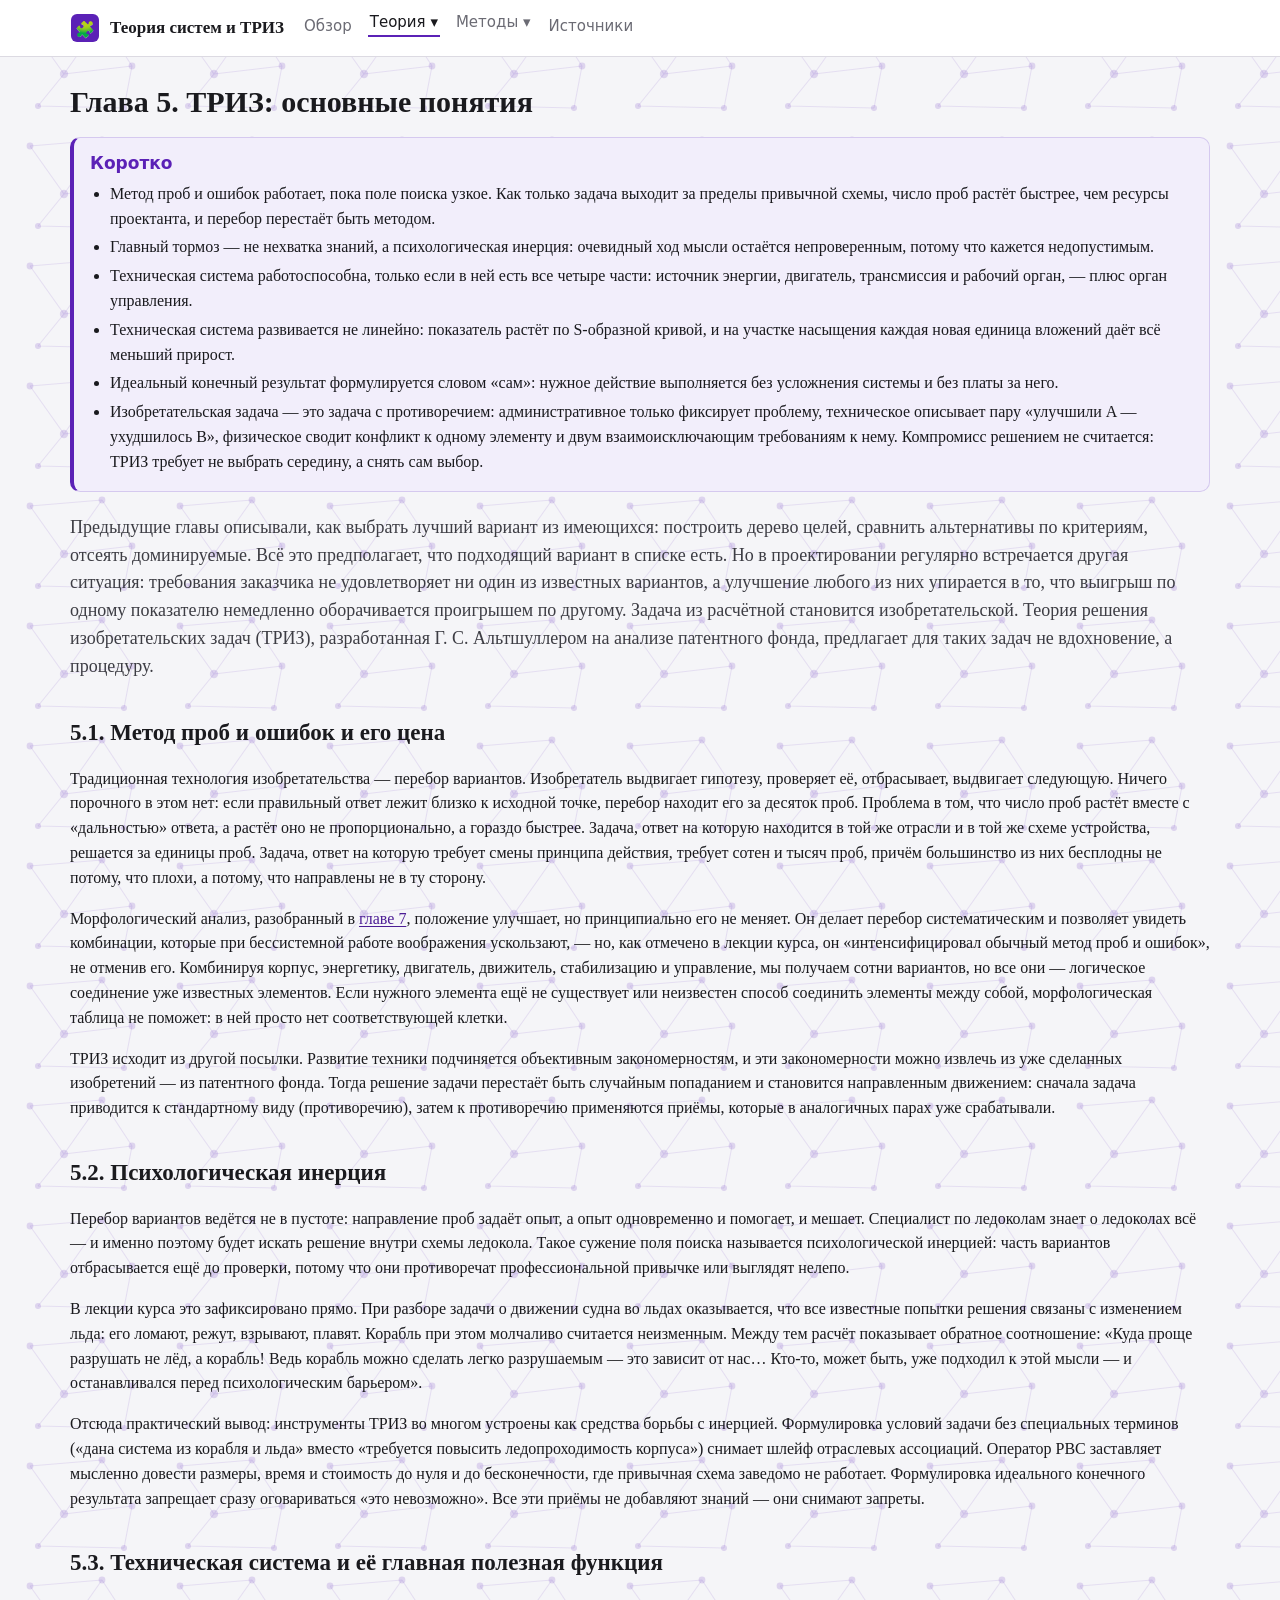
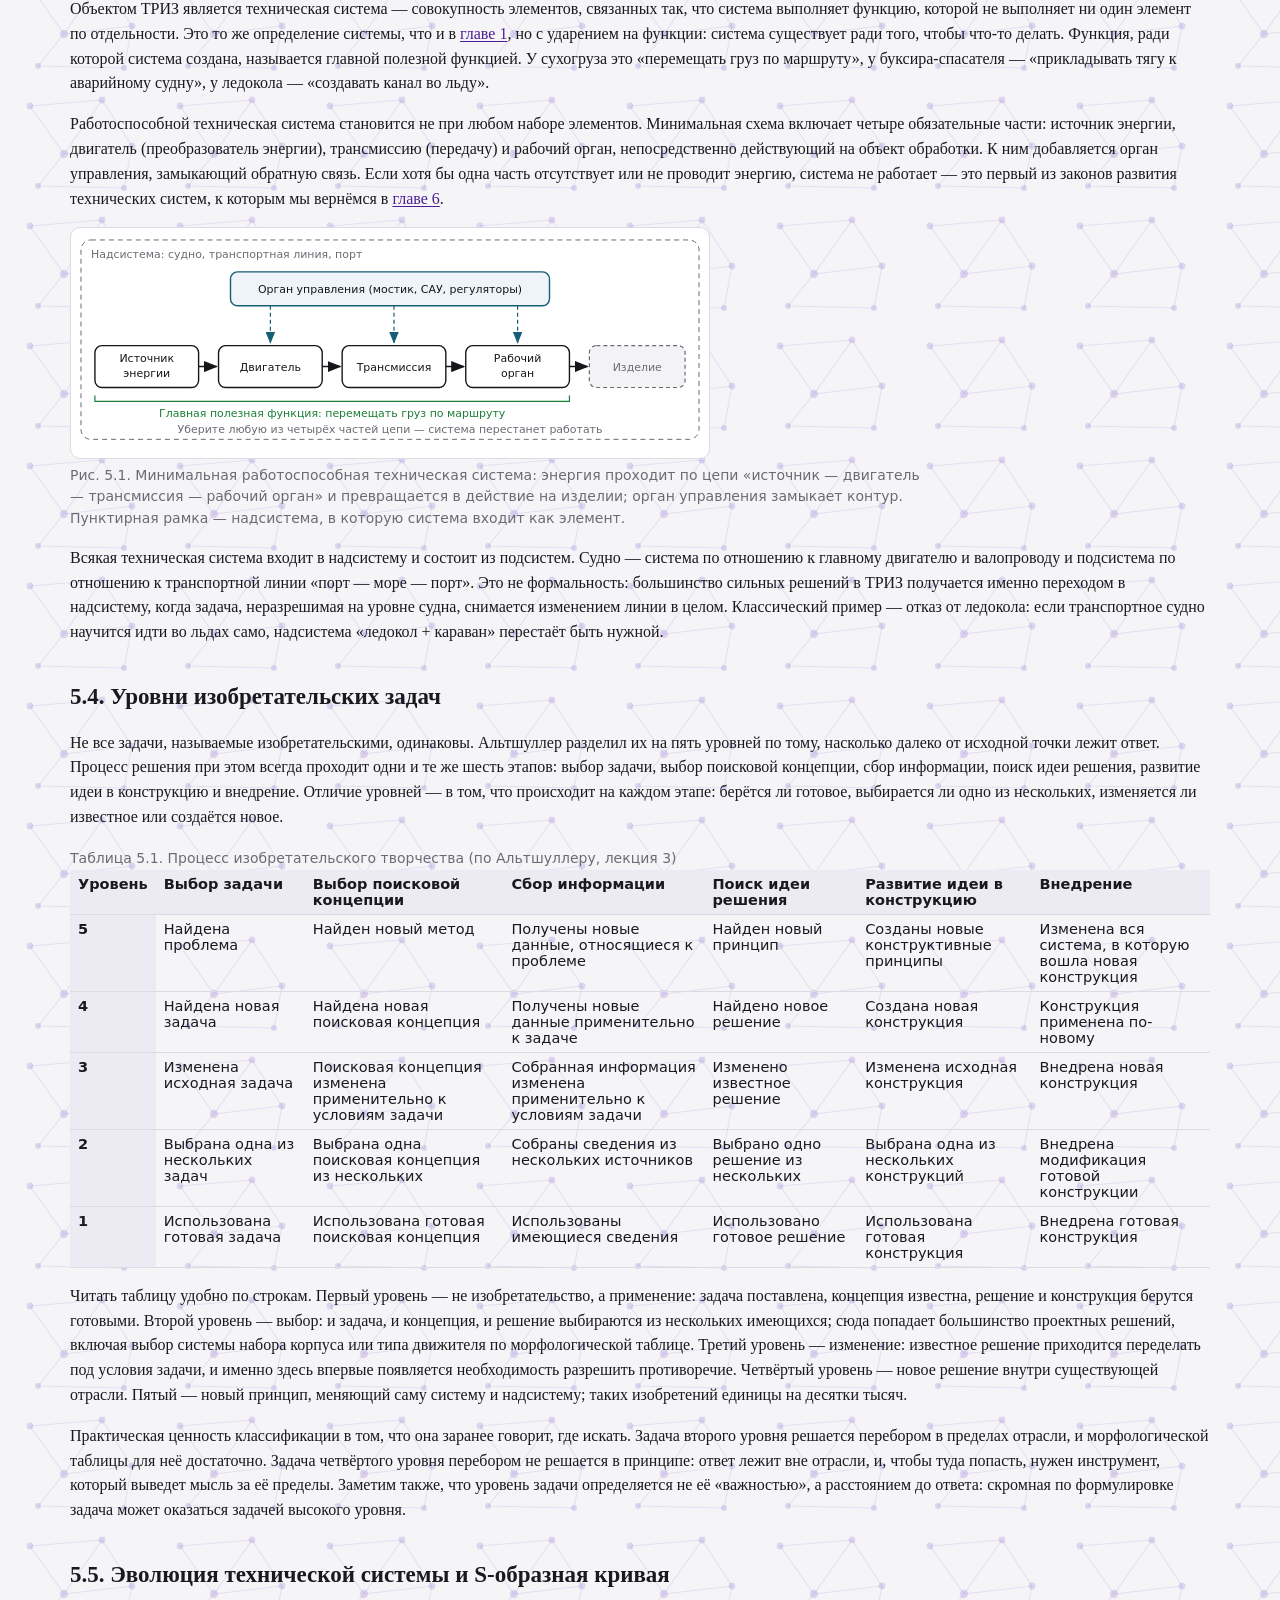
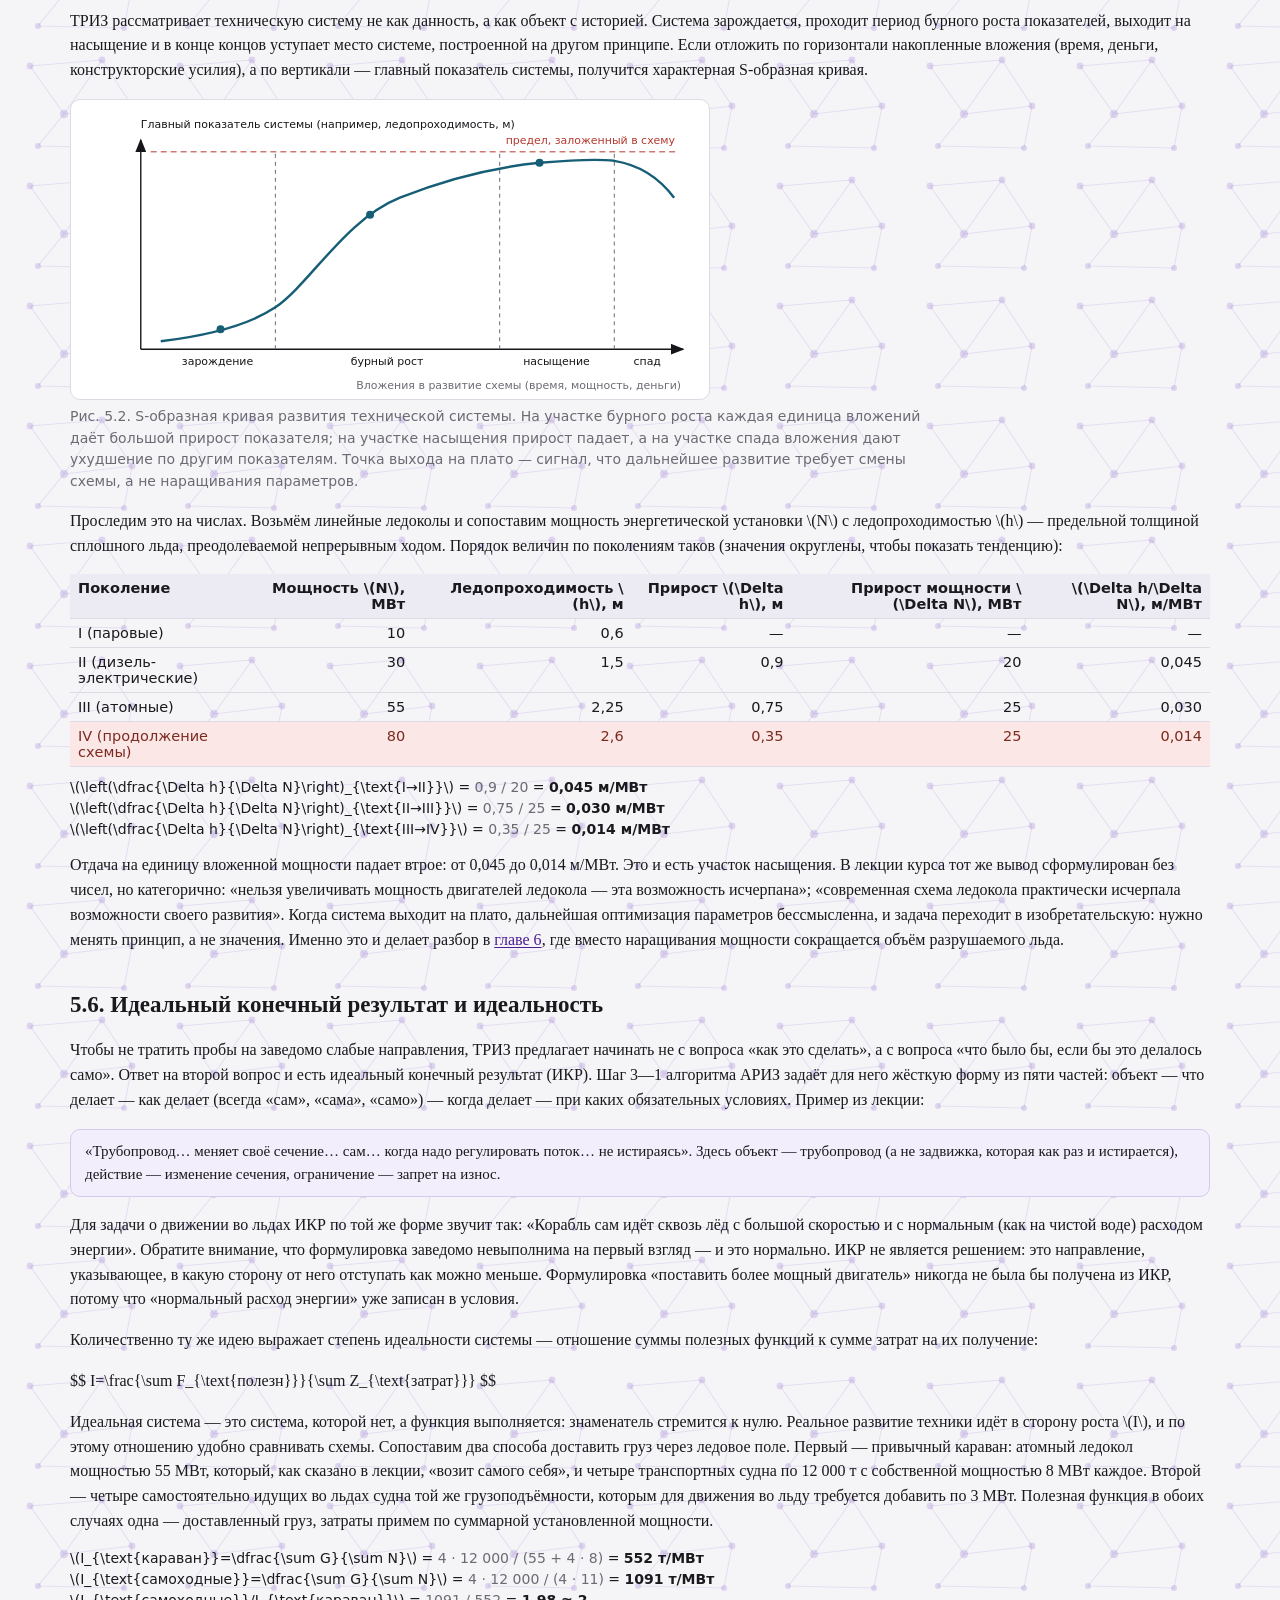
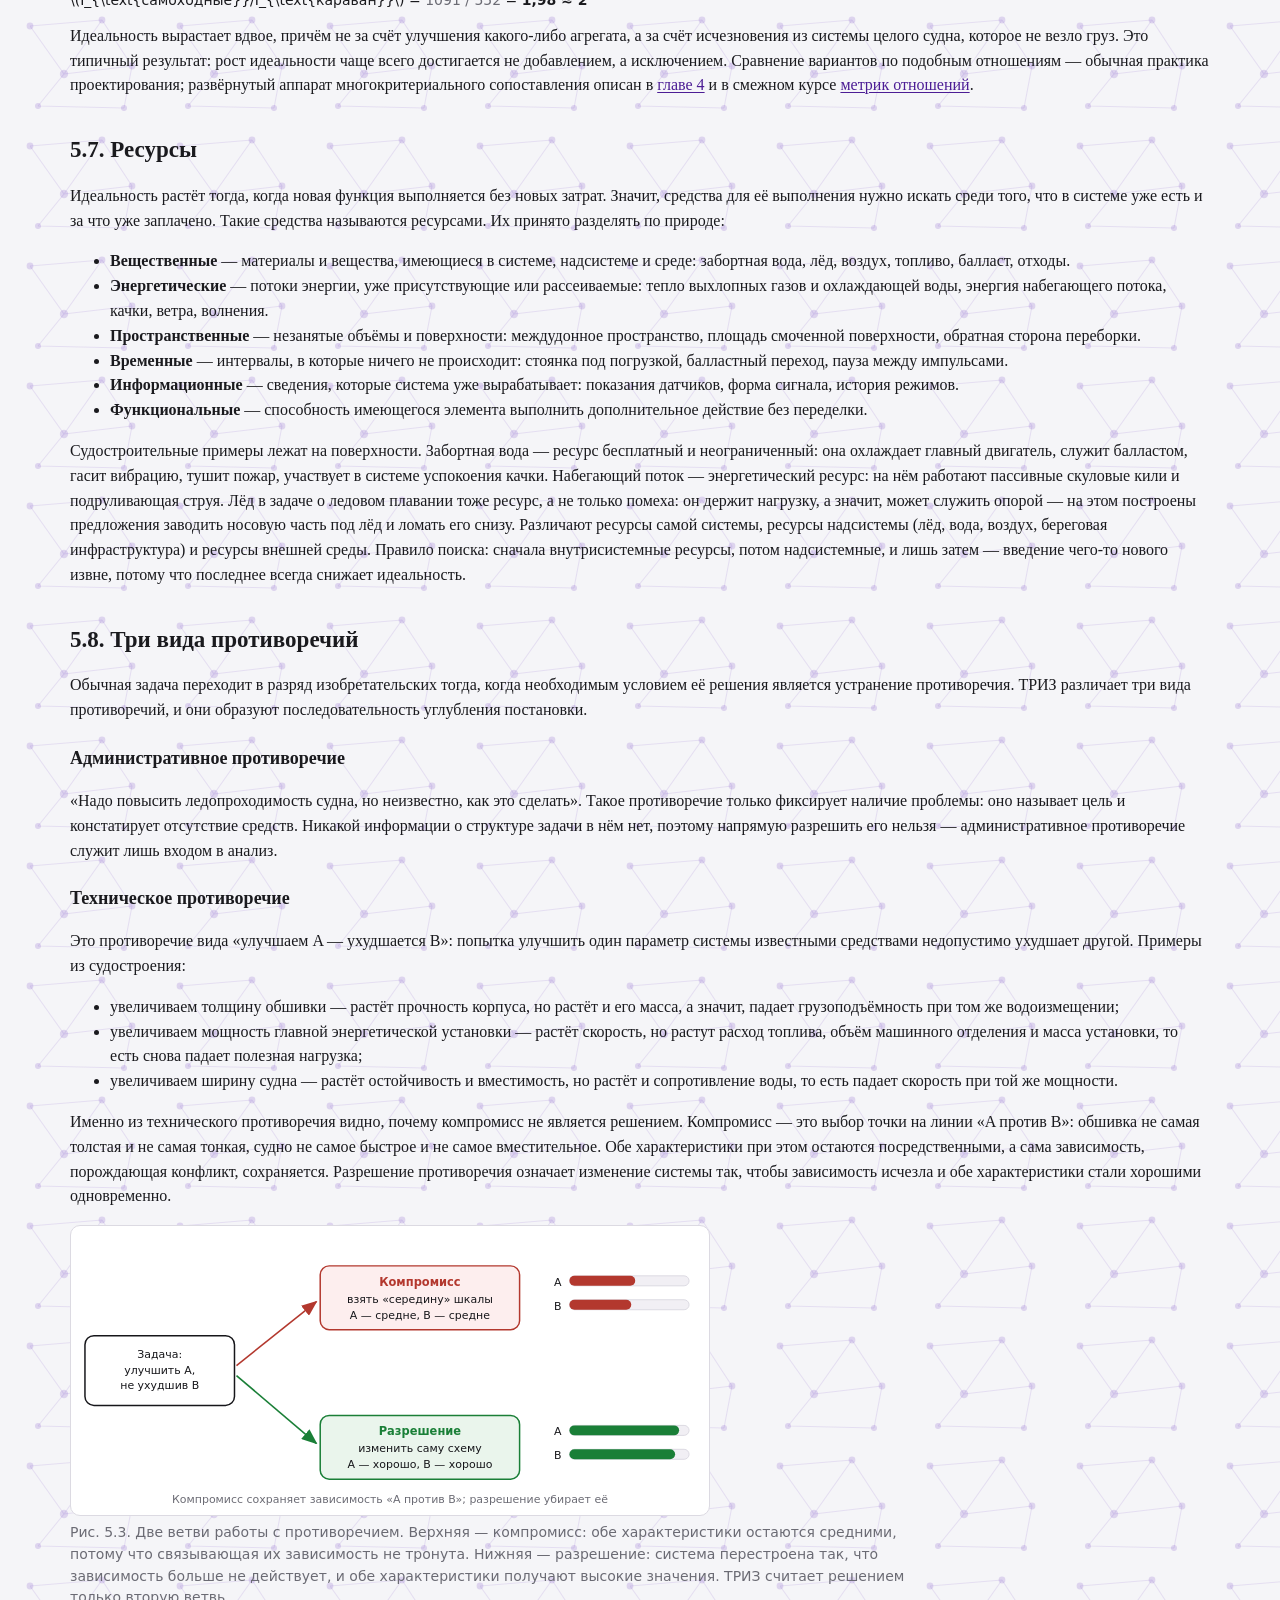
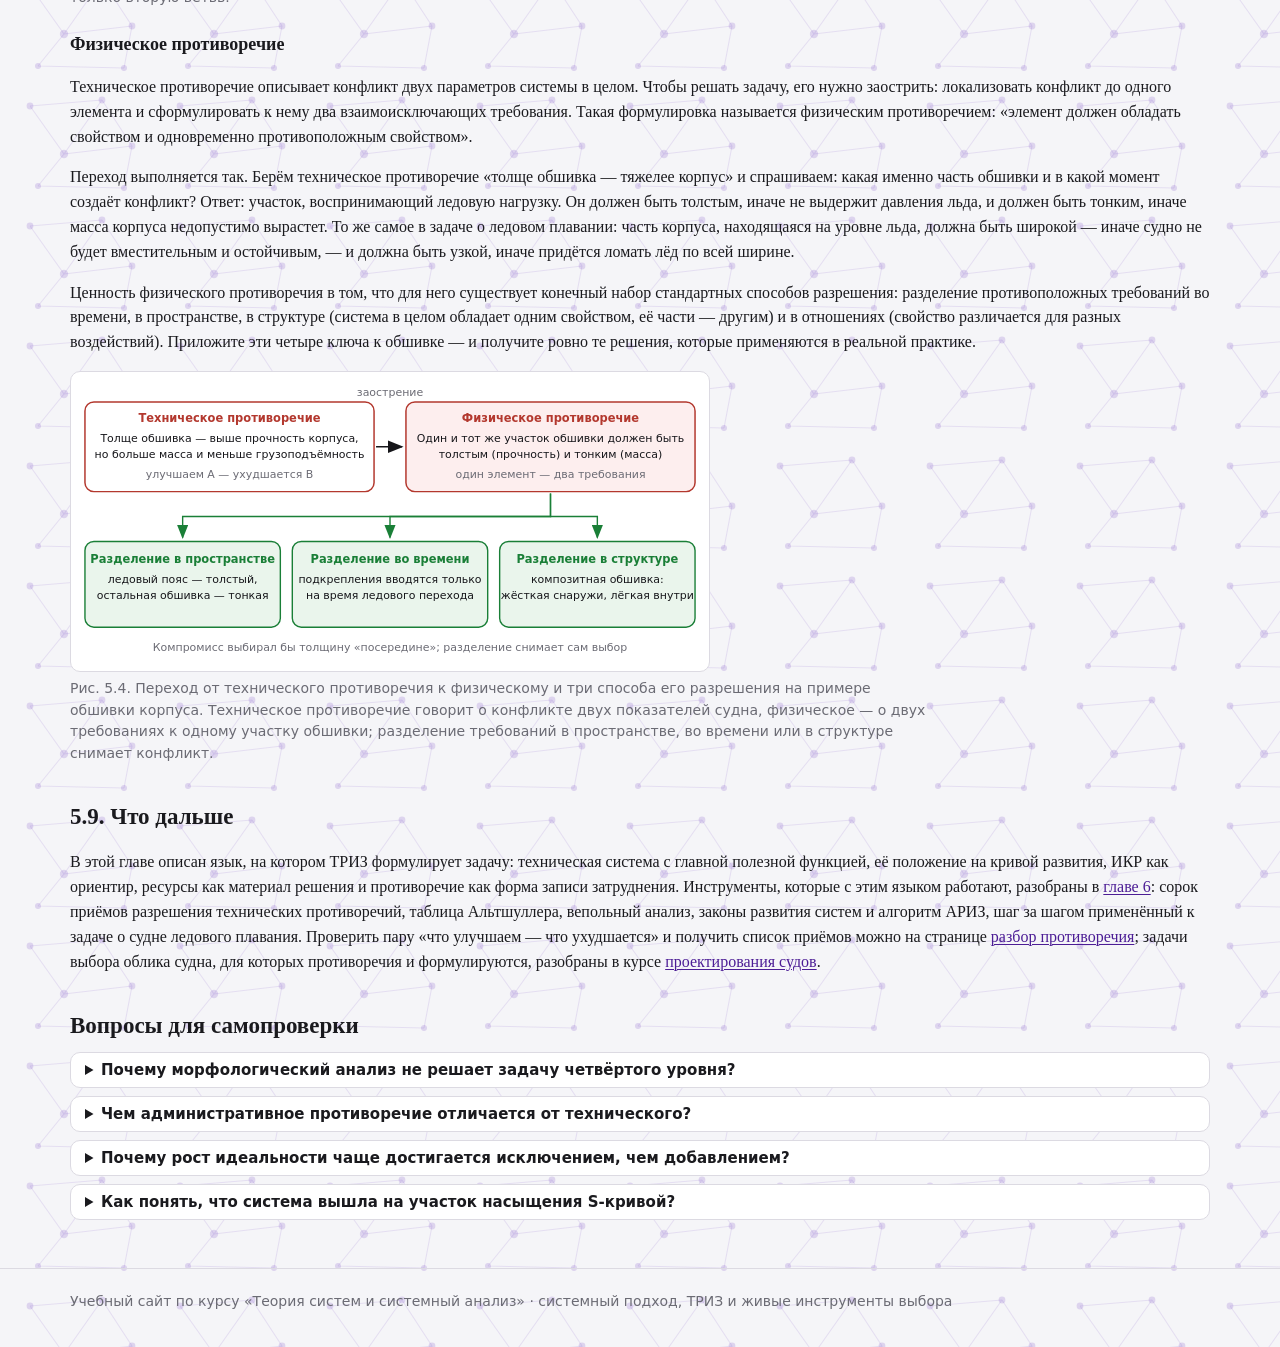
<file: site/t-triz-basics.html>
<!doctype html>
<html lang="ru">
<head>
<meta charset="utf-8">
<meta name="viewport" content="width=device-width, initial-scale=1">
<title>Глава 5. ТРИЗ: основные понятия</title>
<meta name="description" content="ТРИЗ Альтшуллера: метод проб и ошибок и его цена, психологическая инерция, техническая система и главная полезная функция, пять уровней изобретательских задач, S-образная кривая развития, идеальный конечный результат и идеальность, ресурсы системы и надсистемы, административное, техническое и физическое противоречия.">
<link rel="icon" href="data:image/svg+xml,<svg xmlns=%22http://www.w3.org/2000/svg%22 viewBox=%220 0 100 100%22><text y=%22.9em%22 font-size=%2290%22>🧩</text></svg>">
<link rel="stylesheet" href="assets/style.css">
</head>
<body>
<script src="assets/shell.js"></script>
<script src="assets/site.js" data-root="./" data-page="t-triz-basics"></script>
<main class="wrap">
  <h1>Глава 5. ТРИЗ: основные понятия</h1>

  <div class="tldr">
    <h2>Коротко</h2>
    <ul>
      <li>Метод проб и ошибок работает, пока поле поиска узкое. Как только задача выходит за пределы привычной схемы, число проб растёт быстрее, чем ресурсы проектанта, и перебор перестаёт быть методом.</li>
      <li>Главный тормоз — не нехватка знаний, а психологическая инерция: очевидный ход мысли остаётся непроверенным, потому что кажется недопустимым.</li>
      <li>Техническая система работоспособна, только если в ней есть все четыре части: источник энергии, двигатель, трансмиссия и рабочий орган, — плюс орган управления.</li>
      <li>Техническая система развивается не линейно: показатель растёт по S-образной кривой, и на участке насыщения каждая новая единица вложений даёт всё меньший прирост.</li>
      <li>Идеальный конечный результат формулируется словом «сам»: нужное действие выполняется без усложнения системы и без платы за него.</li>
      <li>Изобретательская задача — это задача с противоречием: административное только фиксирует проблему, техническое описывает пару «улучшили A — ухудшилось B», физическое сводит конфликт к одному элементу и двум взаимоисключающим требованиям к нему. Компромисс решением не считается: ТРИЗ требует не выбрать середину, а снять сам выбор.</li>
    </ul>
  </div>

  <p class="lead">Предыдущие главы описывали, как выбрать лучший вариант из
  имеющихся: построить дерево целей, сравнить альтернативы по критериям,
  отсеять доминируемые. Всё это предполагает, что подходящий вариант в списке
  есть. Но в проектировании регулярно встречается другая ситуация: требования
  заказчика не удовлетворяет ни один из известных вариантов, а улучшение любого
  из них упирается в то, что выигрыш по одному показателю немедленно
  оборачивается проигрышем по другому. Задача из расчётной становится
  изобретательской. Теория решения изобретательских задач (ТРИЗ), разработанная
  Г.&nbsp;С.&nbsp;Альтшуллером на анализе патентного фонда, предлагает для таких
  задач не вдохновение, а процедуру.</p>

  <h2>5.1. Метод проб и ошибок и его цена</h2>
  <p>Традиционная технология изобретательства — перебор вариантов. Изобретатель
  выдвигает гипотезу, проверяет её, отбрасывает, выдвигает следующую. Ничего
  порочного в этом нет: если правильный ответ лежит близко к исходной точке,
  перебор находит его за десяток проб. Проблема в том, что число проб растёт
  вместе с «дальностью» ответа, а растёт оно не пропорционально, а гораздо
  быстрее. Задача, ответ на которую находится в той же отрасли и в той же схеме
  устройства, решается за единицы проб. Задача, ответ на которую требует смены
  принципа действия, требует сотен и тысяч проб, причём большинство из них
  бесплодны не потому, что плохи, а потому, что направлены не в ту сторону.</p>
  <p>Морфологический анализ, разобранный в <a href="t-morph">главе 7</a>,
  положение улучшает, но принципиально его не меняет. Он делает перебор
  систематическим и позволяет увидеть комбинации, которые при бессистемной
  работе воображения ускользают, — но, как отмечено в лекции курса, он
  «интенсифицировал обычный метод проб и ошибок», не отменив его. Комбинируя
  корпус, энергетику, двигатель, движитель, стабилизацию и управление, мы
  получаем сотни вариантов, но все они — логическое соединение уже известных
  элементов. Если нужного элемента ещё не существует или неизвестен способ
  соединить элементы между собой, морфологическая таблица не поможет: в ней
  просто нет соответствующей клетки.</p>
  <p>ТРИЗ исходит из другой посылки. Развитие техники подчиняется объективным
  закономерностям, и эти закономерности можно извлечь из уже сделанных
  изобретений — из патентного фонда. Тогда решение задачи перестаёт быть
  случайным попаданием и становится направленным движением: сначала задача
  приводится к стандартному виду (противоречию), затем к противоречию
  применяются приёмы, которые в аналогичных парах уже срабатывали.</p>

  <h2>5.2. Психологическая инерция</h2>
  <p>Перебор вариантов ведётся не в пустоте: направление проб задаёт опыт, а
  опыт одновременно и помогает, и мешает. Специалист по ледоколам знает о
  ледоколах всё — и именно поэтому будет искать решение внутри схемы ледокола.
  Такое сужение поля поиска называется психологической инерцией: часть вариантов
  отбрасывается ещё до проверки, потому что они противоречат профессиональной
  привычке или выглядят нелепо.</p>
  <p>В лекции курса это зафиксировано прямо. При разборе задачи о движении судна
  во льдах оказывается, что все известные попытки решения связаны с изменением
  льда: его ломают, режут, взрывают, плавят. Корабль при этом молчаливо
  считается неизменным. Между тем расчёт показывает обратное соотношение:
  «Куда проще разрушать не лёд, а корабль! Ведь корабль можно сделать легко
  разрушаемым — это зависит от нас… Кто-то, может быть, уже подходил к этой
  мысли — и останавливался перед психологическим барьером».</p>
  <p>Отсюда практический вывод: инструменты ТРИЗ во многом устроены как средства
  борьбы с инерцией. Формулировка условий задачи без специальных терминов
  («дана система из корабля и льда» вместо «требуется повысить ледопроходимость
  корпуса») снимает шлейф отраслевых ассоциаций. Оператор РВС заставляет мысленно
  довести размеры, время и стоимость до нуля и до бесконечности, где привычная
  схема заведомо не работает. Формулировка идеального конечного результата
  запрещает сразу оговариваться «это невозможно». Все эти приёмы не добавляют
  знаний — они снимают запреты.</p>

  <h2>5.3. Техническая система и её главная полезная функция</h2>
  <p>Объектом ТРИЗ является техническая система — совокупность элементов,
  связанных так, что система выполняет функцию, которой не выполняет ни один
  элемент по отдельности. Это то же определение системы, что и в
  <a href="t-system">главе 1</a>, но с ударением на функции: система существует
  ради того, чтобы что-то делать. Функция, ради которой система создана,
  называется главной полезной функцией. У сухогруза это «перемещать груз по
  маршруту», у буксира-спасателя — «прикладывать тягу к аварийному судну»,
  у ледокола — «создавать канал во льду».</p>
  <p>Работоспособной техническая система становится не при любом наборе
  элементов. Минимальная схема включает четыре обязательные части: источник
  энергии, двигатель (преобразователь энергии), трансмиссию (передачу) и рабочий
  орган, непосредственно действующий на объект обработки. К ним добавляется
  орган управления, замыкающий обратную связь. Если хотя бы одна часть
  отсутствует или не проводит энергию, система не работает — это первый из
  законов развития технических систем, к которым мы вернёмся в
  <a href="t-triz-tools">главе 6</a>.</p>

  <svg viewBox="0 0 640 230" class="geo-board" style="max-width:640px">
    <defs>
      <marker id="b1blue" markerWidth="10" markerHeight="8" refX="9" refY="4" orient="auto">
        <path d="M0,0 L10,4 L0,8 z" fill="#155e75"/></marker>
    </defs>
    <rect x="10" y="12" width="620" height="200" rx="10" fill="none" stroke="#6b6b74" stroke-width="1" stroke-dasharray="5 4"/>
    <text x="20" y="30" style="font:11px system-ui;fill:#6b6b74">Надсистема: судно, транспортная линия, порт</text>

    <rect x="160" y="44" width="320" height="34" rx="7" fill="#eef4f7" stroke="#155e75" stroke-width="1.4"/>
    <text x="320" y="65" text-anchor="middle" style="font:11px system-ui;fill:#16161a">Орган управления (мостик, САУ, регуляторы)</text>

    <rect x="24" y="118" width="104" height="42" rx="7" fill="#fff" stroke="#16161a" stroke-width="1.4"/>
    <text x="76" y="134" text-anchor="middle" style="font:11px system-ui;fill:#16161a">Источник</text>
    <text x="76" y="149" text-anchor="middle" style="font:11px system-ui;fill:#16161a">энергии</text>

    <rect x="148" y="118" width="104" height="42" rx="7" fill="#fff" stroke="#16161a" stroke-width="1.4"/>
    <text x="200" y="143" text-anchor="middle" style="font:11px system-ui;fill:#16161a">Двигатель</text>

    <rect x="272" y="118" width="104" height="42" rx="7" fill="#fff" stroke="#16161a" stroke-width="1.4"/>
    <text x="324" y="143" text-anchor="middle" style="font:11px system-ui;fill:#16161a">Трансмиссия</text>

    <rect x="396" y="118" width="104" height="42" rx="7" fill="#fff" stroke="#16161a" stroke-width="1.4"/>
    <text x="448" y="134" text-anchor="middle" style="font:11px system-ui;fill:#16161a">Рабочий</text>
    <text x="448" y="149" text-anchor="middle" style="font:11px system-ui;fill:#16161a">орган</text>

    <rect x="520" y="118" width="96" height="42" rx="7" fill="#f3f3f6" stroke="#6b6b74" stroke-width="1.2" stroke-dasharray="4 3"/>
    <text x="568" y="143" text-anchor="middle" style="font:11px system-ui;fill:#6b6b74">Изделие</text>

    <line x1="128" y1="139" x2="146" y2="139" stroke="#16161a" stroke-width="1.4" marker-end="url(#arrE)"/>
    <line x1="252" y1="139" x2="270" y2="139" stroke="#16161a" stroke-width="1.4" marker-end="url(#arrE)"/>
    <line x1="376" y1="139" x2="394" y2="139" stroke="#16161a" stroke-width="1.4" marker-end="url(#arrE)"/>
    <line x1="500" y1="139" x2="518" y2="139" stroke="#16161a" stroke-width="1.4" marker-end="url(#arrE)"/>

    <line x1="200" y1="78" x2="200" y2="115" stroke="#155e75" stroke-width="1.2" stroke-dasharray="4 3" marker-end="url(#b1blue)"/>
    <line x1="324" y1="78" x2="324" y2="115" stroke="#155e75" stroke-width="1.2" stroke-dasharray="4 3" marker-end="url(#b1blue)"/>
    <line x1="448" y1="78" x2="448" y2="115" stroke="#155e75" stroke-width="1.2" stroke-dasharray="4 3" marker-end="url(#b1blue)"/>

    <path d="M24 168 L24 174 L500 174 L500 168" fill="none" stroke="#1a7f37" stroke-width="1.2"/>
    <text x="262" y="190" text-anchor="middle" style="font:11px system-ui;fill:#1a7f37">Главная полезная функция: перемещать груз по маршруту</text>
    <text x="320" y="206" text-anchor="middle" style="font:11px system-ui;fill:#6b6b74">Уберите любую из четырёх частей цепи — система перестанет работать</text>
  </svg>
  <div class="caption">Рис. 5.1. Минимальная работоспособная техническая система:
  энергия проходит по цепи «источник — двигатель — трансмиссия — рабочий орган»
  и превращается в действие на изделии; орган управления замыкает контур.
  Пунктирная рамка — надсистема, в которую система входит как элемент.</div>

  <p>Всякая техническая система входит в надсистему и состоит из подсистем.
  Судно — система по отношению к главному двигателю и валопроводу и подсистема
  по отношению к транспортной линии «порт — море — порт». Это не формальность:
  большинство сильных решений в ТРИЗ получается именно переходом в надсистему,
  когда задача, неразрешимая на уровне судна, снимается изменением линии в целом.
  Классический пример — отказ от ледокола: если транспортное судно научится
  идти во льдах само, надсистема «ледокол + караван» перестаёт быть нужной.</p>

  <h2>5.4. Уровни изобретательских задач</h2>
  <p>Не все задачи, называемые изобретательскими, одинаковы. Альтшуллер
  разделил их на пять уровней по тому, насколько далеко от исходной точки лежит
  ответ. Процесс решения при этом всегда проходит одни и те же шесть этапов:
  выбор задачи, выбор поисковой концепции, сбор информации, поиск идеи решения,
  развитие идеи в конструкцию и внедрение. Отличие уровней — в том, что
  происходит на каждом этапе: берётся ли готовое, выбирается ли одно из
  нескольких, изменяется ли известное или создаётся новое.</p>

  <table class="el">
    <caption class="small" style="text-align:left;padding:4px 0">Таблица 5.1. Процесс изобретательского творчества (по Альтшуллеру, лекция&nbsp;3)</caption>
    <thead>
      <tr><th>Уровень</th><th>Выбор задачи</th><th>Выбор поисковой концепции</th><th>Сбор информации</th><th>Поиск идеи решения</th><th>Развитие идеи в конструкцию</th><th>Внедрение</th></tr>
    </thead>
    <tbody>
      <tr><th>5</th><td>Найдена проблема</td><td>Найден новый метод</td><td>Получены новые данные, относящиеся к проблеме</td><td>Найден новый принцип</td><td>Созданы новые конструктивные принципы</td><td>Изменена вся система, в которую вошла новая конструкция</td></tr>
      <tr><th>4</th><td>Найдена новая задача</td><td>Найдена новая поисковая концепция</td><td>Получены новые данные применительно к задаче</td><td>Найдено новое решение</td><td>Создана новая конструкция</td><td>Конструкция применена по-новому</td></tr>
      <tr><th>3</th><td>Изменена исходная задача</td><td>Поисковая концепция изменена применительно к условиям задачи</td><td>Собранная информация изменена применительно к условиям задачи</td><td>Изменено известное решение</td><td>Изменена исходная конструкция</td><td>Внедрена новая конструкция</td></tr>
      <tr><th>2</th><td>Выбрана одна из нескольких задач</td><td>Выбрана одна поисковая концепция из нескольких</td><td>Собраны сведения из нескольких источников</td><td>Выбрано одно решение из нескольких</td><td>Выбрана одна из нескольких конструкций</td><td>Внедрена модификация готовой конструкции</td></tr>
      <tr><th>1</th><td>Использована готовая задача</td><td>Использована готовая поисковая концепция</td><td>Использованы имеющиеся сведения</td><td>Использовано готовое решение</td><td>Использована готовая конструкция</td><td>Внедрена готовая конструкция</td></tr>
    </tbody>
  </table>

  <p>Читать таблицу удобно по строкам. Первый уровень — не изобретательство,
  а применение: задача поставлена, концепция известна, решение и конструкция
  берутся готовыми. Второй уровень — выбор: и задача, и концепция, и решение
  выбираются из нескольких имеющихся; сюда попадает большинство проектных
  решений, включая выбор системы набора корпуса или типа движителя по
  морфологической таблице. Третий уровень — изменение: известное решение
  приходится переделать под условия задачи, и именно здесь впервые появляется
  необходимость разрешить противоречие. Четвёртый уровень — новое решение
  внутри существующей отрасли. Пятый — новый принцип, меняющий саму систему и
  надсистему; таких изобретений единицы на десятки тысяч.</p>
  <p>Практическая ценность классификации в том, что она заранее говорит, где
  искать. Задача второго уровня решается перебором в пределах отрасли, и
  морфологической таблицы для неё достаточно. Задача четвёртого уровня перебором
  не решается в принципе: ответ лежит вне отрасли, и, чтобы туда попасть, нужен
  инструмент, который выведет мысль за её пределы. Заметим также, что уровень
  задачи определяется не её «важностью», а расстоянием до ответа: скромная по
  формулировке задача может оказаться задачей высокого уровня.</p>

  <h2>5.5. Эволюция технической системы и S-образная кривая</h2>
  <p>ТРИЗ рассматривает техническую систему не как данность, а как объект с
  историей. Система зарождается, проходит период бурного роста показателей,
  выходит на насыщение и в конце концов уступает место системе, построенной на
  другом принципе. Если отложить по горизонтали накопленные вложения (время,
  деньги, конструкторские усилия), а по вертикали — главный показатель системы,
  получится характерная S-образная кривая.</p>

  <svg viewBox="0 0 640 300" class="geo-board" style="max-width:640px">
    <text x="70" y="28" style="font:11px system-ui;fill:#16161a">Главный показатель системы (например, ледопроходимость, м)</text>
    <line x1="70" y1="250" x2="614" y2="250" stroke="#16161a" stroke-width="1.4" marker-end="url(#arrE)"/>
    <line x1="70" y1="250" x2="70" y2="40" stroke="#16161a" stroke-width="1.4" marker-end="url(#arrE)"/>

    <line x1="205" y1="250" x2="205" y2="50" stroke="#6b6b74" stroke-width="1" stroke-dasharray="4 4"/>
    <line x1="430" y1="250" x2="430" y2="50" stroke="#6b6b74" stroke-width="1" stroke-dasharray="4 4"/>
    <line x1="545" y1="250" x2="545" y2="50" stroke="#6b6b74" stroke-width="1" stroke-dasharray="4 4"/>

    <line x1="80" y1="52" x2="610" y2="52" stroke="#b3382e" stroke-width="1" stroke-dasharray="6 4"/>
    <text x="606" y="44" text-anchor="end" style="font:11px system-ui;fill:#b3382e">предел, заложенный в схему</text>

    <path d="M 90 242 C 140 236 178 226 205 208 C 240 184 275 120 330 98 C 375 80 420 68 470 63 C 505 60 528 59 545 61 C 570 65 590 78 605 98"
          fill="none" stroke="#155e75" stroke-width="2.4"/>

    <circle cx="150" cy="230" r="4" fill="#155e75"/>
    <circle cx="300" cy="115" r="4" fill="#155e75"/>
    <circle cx="470" cy="63" r="4" fill="#155e75"/>

    <text x="147" y="266" text-anchor="middle" style="font:11px system-ui;fill:#16161a">зарождение</text>
    <text x="317" y="266" text-anchor="middle" style="font:11px system-ui;fill:#16161a">бурный рост</text>
    <text x="487" y="266" text-anchor="middle" style="font:11px system-ui;fill:#16161a">насыщение</text>
    <text x="578" y="266" text-anchor="middle" style="font:11px system-ui;fill:#16161a">спад</text>
    <text x="612" y="290" text-anchor="end" style="font:11px system-ui;fill:#6b6b74">Вложения в развитие схемы (время, мощность, деньги)</text>
  </svg>
  <div class="caption">Рис. 5.2. S-образная кривая развития технической системы.
  На участке бурного роста каждая единица вложений даёт большой прирост
  показателя; на участке насыщения прирост падает, а на участке спада вложения
  дают ухудшение по другим показателям. Точка выхода на плато — сигнал, что
  дальнейшее развитие требует смены схемы, а не наращивания параметров.</div>

  <p>Проследим это на числах. Возьмём линейные ледоколы и сопоставим мощность
  энергетической установки \(N\) с ледопроходимостью \(h\) — предельной толщиной
  сплошного льда, преодолеваемой непрерывным ходом. Порядок величин по
  поколениям таков (значения округлены, чтобы показать тенденцию):</p>

  <table class="el">
    <thead><tr><th>Поколение</th><th class="num">Мощность \(N\), МВт</th><th class="num">Ледопроходимость \(h\), м</th><th class="num">Прирост \(\Delta h\), м</th><th class="num">Прирост мощности \(\Delta N\), МВт</th><th class="num">\(\Delta h/\Delta N\), м/МВт</th></tr></thead>
    <tbody>
      <tr><td>I (паровые)</td><td class="num">10</td><td class="num">0,6</td><td class="num">—</td><td class="num">—</td><td class="num">—</td></tr>
      <tr><td>II (дизель-электрические)</td><td class="num">30</td><td class="num">1,5</td><td class="num">0,9</td><td class="num">20</td><td class="num">0,045</td></tr>
      <tr><td>III (атомные)</td><td class="num">55</td><td class="num">2,25</td><td class="num">0,75</td><td class="num">25</td><td class="num">0,030</td></tr>
      <tr class="drop"><td>IV (продолжение схемы)</td><td class="num">80</td><td class="num">2,6</td><td class="num">0,35</td><td class="num">25</td><td class="num">0,014</td></tr>
    </tbody>
  </table>

  <div class="calc-row">\(\left(\dfrac{\Delta h}{\Delta N}\right)_{\text{I→II}}\) =
    <span style="color:#6b6b74">0,9 / 20</span> = <b>0,045 м/МВт</b></div>
  <div class="calc-row">\(\left(\dfrac{\Delta h}{\Delta N}\right)_{\text{II→III}}\) =
    <span style="color:#6b6b74">0,75 / 25</span> = <b>0,030 м/МВт</b></div>
  <div class="calc-row">\(\left(\dfrac{\Delta h}{\Delta N}\right)_{\text{III→IV}}\) =
    <span style="color:#6b6b74">0,35 / 25</span> = <b>0,014 м/МВт</b></div>

  <p>Отдача на единицу вложенной мощности падает втрое: от 0,045 до
  0,014&nbsp;м/МВт. Это и есть участок насыщения. В лекции курса тот же вывод
  сформулирован без чисел, но категорично: «нельзя увеличивать мощность
  двигателей ледокола — эта возможность исчерпана»; «современная схема ледокола
  практически исчерпала возможности своего развития». Когда система выходит на
  плато, дальнейшая оптимизация параметров бессмысленна, и задача переходит в
  изобретательскую: нужно менять принцип, а не значения. Именно это и делает
  разбор в <a href="t-triz-tools">главе 6</a>, где вместо наращивания мощности
  сокращается объём разрушаемого льда.</p>

  <h2>5.6. Идеальный конечный результат и идеальность</h2>
  <p>Чтобы не тратить пробы на заведомо слабые направления, ТРИЗ предлагает
  начинать не с вопроса «как это сделать», а с вопроса «что было бы, если бы это
  делалось само». Ответ на второй вопрос и есть идеальный конечный результат
  (ИКР). Шаг 3—1 алгоритма АРИЗ задаёт для него жёсткую форму из пяти частей:
  объект — что делает — как делает (всегда «сам», «сама», «само») — когда делает
  — при каких обязательных условиях. Пример из лекции:</p>
  <div class="note tip">«Трубопровод… меняет своё сечение… сам… когда надо
  регулировать поток… не истираясь». Здесь объект — трубопровод (а не задвижка,
  которая как раз и истирается), действие — изменение сечения, ограничение —
  запрет на износ.</div>
  <p>Для задачи о движении во льдах ИКР по той же форме звучит так: «Корабль сам
  идёт сквозь лёд с большой скоростью и с нормальным (как на чистой воде)
  расходом энергии». Обратите внимание, что формулировка заведомо невыполнима на
  первый взгляд — и это нормально. ИКР не является решением: это направление,
  указывающее, в какую сторону от него отступать как можно меньше. Формулировка
  «поставить более мощный двигатель» никогда не была бы получена из ИКР, потому
  что «нормальный расход энергии» уже записан в условия.</p>
  <p>Количественно ту же идею выражает степень идеальности системы — отношение
  суммы полезных функций к сумме затрат на их получение:</p>
  $$ I=\frac{\sum F_{\text{полезн}}}{\sum Z_{\text{затрат}}} $$
  <p>Идеальная система — это система, которой нет, а функция выполняется:
  знаменатель стремится к нулю. Реальное развитие техники идёт в сторону роста
  \(I\), и по этому отношению удобно сравнивать схемы. Сопоставим два способа
  доставить груз через ледовое поле. Первый — привычный караван: атомный ледокол
  мощностью 55&nbsp;МВт, который, как сказано в лекции, «возит самого себя»,
  и четыре транспортных судна по 12&nbsp;000&nbsp;т с собственной мощностью
  8&nbsp;МВт каждое. Второй — четыре самостоятельно идущих во льдах судна той же
  грузоподъёмности, которым для движения во льду требуется добавить по
  3&nbsp;МВт. Полезная функция в обоих случаях одна — доставленный груз,
  затраты примем по суммарной установленной мощности.</p>

  <div class="calc-row">\(I_{\text{караван}}=\dfrac{\sum G}{\sum N}\) =
    <span style="color:#6b6b74">4 · 12 000 / (55 + 4 · 8)</span> = <b>552 т/МВт</b></div>
  <div class="calc-row">\(I_{\text{самоходные}}=\dfrac{\sum G}{\sum N}\) =
    <span style="color:#6b6b74">4 · 12 000 / (4 · 11)</span> = <b>1091 т/МВт</b></div>
  <div class="calc-row">\(I_{\text{самоходные}}/I_{\text{караван}}\) =
    <span style="color:#6b6b74">1091 / 552</span> = <b>1,98 ≈ 2</b></div>

  <p>Идеальность вырастает вдвое, причём не за счёт улучшения какого-либо
  агрегата, а за счёт исчезновения из системы целого судна, которое не везло
  груз. Это типичный результат: рост идеальности чаще всего достигается не
  добавлением, а исключением. Сравнение вариантов по подобным отношениям —
  обычная практика проектирования; развёрнутый аппарат многокритериального
  сопоставления описан в <a href="t-decision">главе 4</a> и в смежном курсе
  <a href="https://shadeswd.duckdns.org/relmet/">метрик отношений</a>.</p>

  <h2>5.7. Ресурсы</h2>
  <p>Идеальность растёт тогда, когда новая функция выполняется без новых затрат.
  Значит, средства для её выполнения нужно искать среди того, что в системе уже
  есть и за что уже заплачено. Такие средства называются ресурсами. Их принято
  разделять по природе:</p>
  <ul>
    <li><b>Вещественные</b> — материалы и вещества, имеющиеся в системе, надсистеме
    и среде: забортная вода, лёд, воздух, топливо, балласт, отходы.</li>
    <li><b>Энергетические</b> — потоки энергии, уже присутствующие или
    рассеиваемые: тепло выхлопных газов и охлаждающей воды, энергия набегающего
    потока, качки, ветра, волнения.</li>
    <li><b>Пространственные</b> — незанятые объёмы и поверхности: междудонное
    пространство, площадь смоченной поверхности, обратная сторона переборки.</li>
    <li><b>Временные</b> — интервалы, в которые ничего не происходит: стоянка под
    погрузкой, балластный переход, пауза между импульсами.</li>
    <li><b>Информационные</b> — сведения, которые система уже вырабатывает:
    показания датчиков, форма сигнала, история режимов.</li>
    <li><b>Функциональные</b> — способность имеющегося элемента выполнить
    дополнительное действие без переделки.</li>
  </ul>
  <p>Судостроительные примеры лежат на поверхности. Забортная вода — ресурс
  бесплатный и неограниченный: она охлаждает главный двигатель, служит балластом,
  гасит вибрацию, тушит пожар, участвует в системе успокоения качки. Набегающий
  поток — энергетический ресурс: на нём работают пассивные скуловые кили и
  подруливающая струя. Лёд в задаче о ледовом плавании тоже ресурс, а не только
  помеха: он держит нагрузку, а значит, может служить опорой — на этом построены
  предложения заводить носовую часть под лёд и ломать его снизу. Различают
  ресурсы самой системы, ресурсы надсистемы (лёд, вода, воздух, береговая
  инфраструктура) и ресурсы внешней среды. Правило поиска: сначала внутрисистемные
  ресурсы, потом надсистемные, и лишь затем — введение чего-то нового извне,
  потому что последнее всегда снижает идеальность.</p>

  <h2>5.8. Три вида противоречий</h2>
  <p>Обычная задача переходит в разряд изобретательских тогда, когда необходимым
  условием её решения является устранение противоречия. ТРИЗ различает три вида
  противоречий, и они образуют последовательность углубления постановки.</p>

  <h3>Административное противоречие</h3>
  <p>«Надо повысить ледопроходимость судна, но неизвестно, как это сделать».
  Такое противоречие только фиксирует наличие проблемы: оно называет цель и
  констатирует отсутствие средств. Никакой информации о структуре задачи в нём
  нет, поэтому напрямую разрешить его нельзя — административное противоречие
  служит лишь входом в анализ.</p>

  <h3>Техническое противоречие</h3>
  <p>Это противоречие вида «улучшаем A — ухудшается B»: попытка улучшить один
  параметр системы известными средствами недопустимо ухудшает другой. Примеры из
  судостроения:</p>
  <ul>
    <li>увеличиваем толщину обшивки — растёт прочность корпуса, но растёт и его
    масса, а значит, падает грузоподъёмность при том же водоизмещении;</li>
    <li>увеличиваем мощность главной энергетической установки — растёт скорость,
    но растут расход топлива, объём машинного отделения и масса установки, то
    есть снова падает полезная нагрузка;</li>
    <li>увеличиваем ширину судна — растёт остойчивость и вместимость, но растёт
    и сопротивление воды, то есть падает скорость при той же мощности.</li>
  </ul>
  <p>Именно из технического противоречия видно, почему компромисс не является
  решением. Компромисс — это выбор точки на линии «A против B»: обшивка не самая
  толстая и не самая тонкая, судно не самое быстрое и не самое вместительное.
  Обе характеристики при этом остаются посредственными, а сама зависимость,
  порождающая конфликт, сохраняется. Разрешение противоречия означает изменение
  системы так, чтобы зависимость исчезла и обе характеристики стали хорошими
  одновременно.</p>

  <svg viewBox="0 0 640 290" class="geo-board" style="max-width:640px">
    <defs>
      <marker id="b3red" markerWidth="10" markerHeight="8" refX="9" refY="4" orient="auto">
        <path d="M0,0 L10,4 L0,8 z" fill="#b3382e"/></marker>
      <marker id="b3grn" markerWidth="10" markerHeight="8" refX="9" refY="4" orient="auto">
        <path d="M0,0 L10,4 L0,8 z" fill="#1a7f37"/></marker>
    </defs>
    <rect x="14" y="110" width="150" height="70" rx="9" fill="#fff" stroke="#16161a" stroke-width="1.5"/>
    <text x="89" y="132" text-anchor="middle" style="font:11px system-ui;fill:#16161a">Задача:</text>
    <text x="89" y="148" text-anchor="middle" style="font:11px system-ui;fill:#16161a">улучшить A,</text>
    <text x="89" y="164" text-anchor="middle" style="font:11px system-ui;fill:#16161a">не ухудшив B</text>

    <line x1="166" y1="140" x2="246" y2="76" stroke="#b3382e" stroke-width="1.6" marker-end="url(#b3red)"/>
    <line x1="166" y1="150" x2="246" y2="218" stroke="#1a7f37" stroke-width="1.6" marker-end="url(#b3grn)"/>

    <rect x="250" y="40" width="200" height="64" rx="9" fill="#fdeeee" stroke="#b3382e" stroke-width="1.5"/>
    <text x="350" y="60" text-anchor="middle" style="font:600 11.5px system-ui;fill:#b3382e">Компромисс</text>
    <text x="350" y="77" text-anchor="middle" style="font:11px system-ui;fill:#16161a">взять «середину» шкалы</text>
    <text x="350" y="93" text-anchor="middle" style="font:11px system-ui;fill:#16161a">A — средне, B — средне</text>

    <rect x="250" y="190" width="200" height="64" rx="9" fill="#eaf5ec" stroke="#1a7f37" stroke-width="1.5"/>
    <text x="350" y="210" text-anchor="middle" style="font:600 11.5px system-ui;fill:#1a7f37">Разрешение</text>
    <text x="350" y="227" text-anchor="middle" style="font:11px system-ui;fill:#16161a">изменить саму схему</text>
    <text x="350" y="243" text-anchor="middle" style="font:11px system-ui;fill:#16161a">A — хорошо, B — хорошо</text>

    <text x="492" y="60" text-anchor="end" style="font:11px system-ui;fill:#16161a">A</text>
    <rect x="500" y="50" width="120" height="10" rx="5" fill="#f1eff4" stroke="#dcdae2"/>
    <rect x="500" y="50" width="66" height="10" rx="5" fill="#b3382e"/>
    <text x="492" y="84" text-anchor="end" style="font:11px system-ui;fill:#16161a">B</text>
    <rect x="500" y="74" width="120" height="10" rx="5" fill="#f1eff4" stroke="#dcdae2"/>
    <rect x="500" y="74" width="62" height="10" rx="5" fill="#b3382e"/>

    <text x="492" y="210" text-anchor="end" style="font:11px system-ui;fill:#16161a">A</text>
    <rect x="500" y="200" width="120" height="10" rx="5" fill="#f1eff4" stroke="#dcdae2"/>
    <rect x="500" y="200" width="110" height="10" rx="5" fill="#1a7f37"/>
    <text x="492" y="234" text-anchor="end" style="font:11px system-ui;fill:#16161a">B</text>
    <rect x="500" y="224" width="120" height="10" rx="5" fill="#f1eff4" stroke="#dcdae2"/>
    <rect x="500" y="224" width="106" height="10" rx="5" fill="#1a7f37"/>

    <text x="320" y="278" text-anchor="middle" style="font:11px system-ui;fill:#6b6b74">Компромисс сохраняет зависимость «A против B»; разрешение убирает её</text>
  </svg>
  <div class="caption">Рис. 5.3. Две ветви работы с противоречием. Верхняя —
  компромисс: обе характеристики остаются средними, потому что связывающая их
  зависимость не тронута. Нижняя — разрешение: система перестроена так, что
  зависимость больше не действует, и обе характеристики получают высокие
  значения. ТРИЗ считает решением только вторую ветвь.</div>

  <h3>Физическое противоречие</h3>
  <p>Техническое противоречие описывает конфликт двух параметров системы в целом.
  Чтобы решать задачу, его нужно заострить: локализовать конфликт до одного
  элемента и сформулировать к нему два взаимоисключающих требования. Такая
  формулировка называется физическим противоречием: «элемент должен обладать
  свойством и одновременно противоположным свойством».</p>
  <p>Переход выполняется так. Берём техническое противоречие «толще обшивка —
  тяжелее корпус» и спрашиваем: какая именно часть обшивки и в какой момент
  создаёт конфликт? Ответ: участок, воспринимающий ледовую нагрузку. Он должен
  быть толстым, иначе не выдержит давления льда, и должен быть тонким, иначе
  масса корпуса недопустимо вырастет. То же самое в задаче о ледовом плавании:
  часть корпуса, находящаяся на уровне льда, должна быть широкой — иначе судно
  не будет вместительным и остойчивым, — и должна быть узкой, иначе придётся
  ломать лёд по всей ширине.</p>
  <p>Ценность физического противоречия в том, что для него существует конечный
  набор стандартных способов разрешения: разделение противоположных требований
  во времени, в пространстве, в структуре (система в целом обладает одним
  свойством, её части — другим) и в отношениях (свойство различается для разных
  воздействий). Приложите эти четыре ключа к обшивке — и получите ровно те
  решения, которые применяются в реальной практике.</p>

  <svg viewBox="0 0 640 300" class="geo-board" style="max-width:640px">
    <defs>
      <marker id="b4grn" markerWidth="10" markerHeight="8" refX="9" refY="4" orient="auto">
        <path d="M0,0 L10,4 L0,8 z" fill="#1a7f37"/></marker>
    </defs>
    <rect x="14" y="30" width="290" height="90" rx="9" fill="#fff" stroke="#b3382e" stroke-width="1.5"/>
    <text x="159" y="50" text-anchor="middle" style="font:600 11.5px system-ui;fill:#b3382e">Техническое противоречие</text>
    <text x="159" y="70" text-anchor="middle" style="font:11px system-ui;fill:#16161a">Толще обшивка — выше прочность корпуса,</text>
    <text x="159" y="86" text-anchor="middle" style="font:11px system-ui;fill:#16161a">но больше масса и меньше грузоподъёмность</text>
    <text x="159" y="106" text-anchor="middle" style="font:11px system-ui;fill:#6b6b74">улучшаем A — ухудшается B</text>

    <text x="320" y="24" text-anchor="middle" style="font:11px system-ui;fill:#6b6b74">заострение</text>
    <line x1="306" y1="75" x2="332" y2="75" stroke="#16161a" stroke-width="1.6" marker-end="url(#arrE)"/>

    <rect x="336" y="30" width="290" height="90" rx="9" fill="#fdeeee" stroke="#b3382e" stroke-width="1.5"/>
    <text x="481" y="50" text-anchor="middle" style="font:600 11.5px system-ui;fill:#b3382e">Физическое противоречие</text>
    <text x="481" y="70" text-anchor="middle" style="font:11px system-ui;fill:#16161a">Один и тот же участок обшивки должен быть</text>
    <text x="481" y="86" text-anchor="middle" style="font:11px system-ui;fill:#16161a">толстым (прочность) и тонким (масса)</text>
    <text x="481" y="106" text-anchor="middle" style="font:11px system-ui;fill:#6b6b74">один элемент — два требования</text>

    <path d="M481 122 L481 145 L112 145 L112 166" fill="none" stroke="#1a7f37" stroke-width="1.4" marker-end="url(#b4grn)"/>
    <path d="M481 122 L481 145 L320 145 L320 166" fill="none" stroke="#1a7f37" stroke-width="1.4" marker-end="url(#b4grn)"/>
    <path d="M481 145 L528 145 L528 166" fill="none" stroke="#1a7f37" stroke-width="1.4" marker-end="url(#b4grn)"/>

    <rect x="14" y="170" width="196" height="86" rx="9" fill="#eaf5ec" stroke="#1a7f37" stroke-width="1.4"/>
    <text x="112" y="192" text-anchor="middle" style="font:600 11.5px system-ui;fill:#1a7f37">Разделение в пространстве</text>
    <text x="112" y="212" text-anchor="middle" style="font:11px system-ui;fill:#16161a">ледовый пояс — толстый,</text>
    <text x="112" y="228" text-anchor="middle" style="font:11px system-ui;fill:#16161a">остальная обшивка — тонкая</text>

    <rect x="222" y="170" width="196" height="86" rx="9" fill="#eaf5ec" stroke="#1a7f37" stroke-width="1.4"/>
    <text x="320" y="192" text-anchor="middle" style="font:600 11.5px system-ui;fill:#1a7f37">Разделение во времени</text>
    <text x="320" y="212" text-anchor="middle" style="font:11px system-ui;fill:#16161a">подкрепления вводятся только</text>
    <text x="320" y="228" text-anchor="middle" style="font:11px system-ui;fill:#16161a">на время ледового перехода</text>

    <rect x="430" y="170" width="196" height="86" rx="9" fill="#eaf5ec" stroke="#1a7f37" stroke-width="1.4"/>
    <text x="528" y="192" text-anchor="middle" style="font:600 11.5px system-ui;fill:#1a7f37">Разделение в структуре</text>
    <text x="528" y="212" text-anchor="middle" style="font:11px system-ui;fill:#16161a">композитная обшивка:</text>
    <text x="528" y="228" text-anchor="middle" style="font:11px system-ui;fill:#16161a">жёсткая снаружи, лёгкая внутри</text>

    <text x="320" y="280" text-anchor="middle" style="font:11px system-ui;fill:#6b6b74">Компромисс выбирал бы толщину «посередине»; разделение снимает сам выбор</text>
  </svg>
  <div class="caption">Рис. 5.4. Переход от технического противоречия к
  физическому и три способа его разрешения на примере обшивки корпуса.
  Техническое противоречие говорит о конфликте двух показателей судна,
  физическое — о двух требованиях к одному участку обшивки; разделение
  требований в пространстве, во времени или в структуре снимает конфликт.</div>

  <h2>5.9. Что дальше</h2>
  <p>В этой главе описан язык, на котором ТРИЗ формулирует задачу: техническая
  система с главной полезной функцией, её положение на кривой развития, ИКР как
  ориентир, ресурсы как материал решения и противоречие как форма записи
  затруднения. Инструменты, которые с этим языком работают, разобраны в
  <a href="t-triz-tools">главе 6</a>: сорок приёмов разрешения технических
  противоречий, таблица Альтшуллера, вепольный анализ, законы развития систем и
  алгоритм АРИЗ, шаг за шагом применённый к задаче о судне ледового плавания.
  Проверить пару «что улучшаем — что ухудшается» и получить список приёмов
  можно на странице <a href="p-contradiction">разбор противоречия</a>;
  задачи выбора облика судна, для которых противоречия и формулируются, разобраны
  в курсе <a href="https://shadeswd.duckdns.org/design/">проектирования судов</a>.</p>

  <h2>Вопросы для самопроверки</h2>
  <details class="q"><summary>Почему морфологический анализ не решает задачу четвёртого уровня?</summary>
    <p>Морфологическая таблица перебирает сочетания известных вариантов исполнения
    функций. Ответ на задачу четвёртого уровня лежит вне отрасли и предполагает
    вариант, которого в списках нет, — соответствующей клетки в таблице просто не
    существует.</p></details>
  <details class="q"><summary>Чем административное противоречие отличается от технического?</summary>
    <p>Административное лишь констатирует: «надо, но неизвестно как». Техническое
    указывает конкретную пару параметров и характер связи между ними — «улучшаем
    A, недопустимо ухудшается B», — а значит, уже содержит информацию, с которой
    можно работать приёмами и таблицей.</p></details>
  <details class="q"><summary>Почему рост идеальности чаще достигается исключением, чем добавлением?</summary>
    <p>Идеальность — отношение полезных функций к затратам. Добавление устройства
    увеличивает и числитель, и знаменатель, а исключение элемента, не выполняющего
    полезной функции (ледокол, который «возит самого себя»), уменьшает только
    знаменатель.</p></details>
  <details class="q"><summary>Как понять, что система вышла на участок насыщения S-кривой?</summary>
    <p>Прирост главного показателя на единицу вложений устойчиво падает от
    поколения к поколению, а улучшения начинают достигаться ценой ухудшения других
    показателей. В примере с ледоколами отдача упала с 0,045 до 0,014 м/МВт.</p></details>
</main>
</body>
</html>
</file>
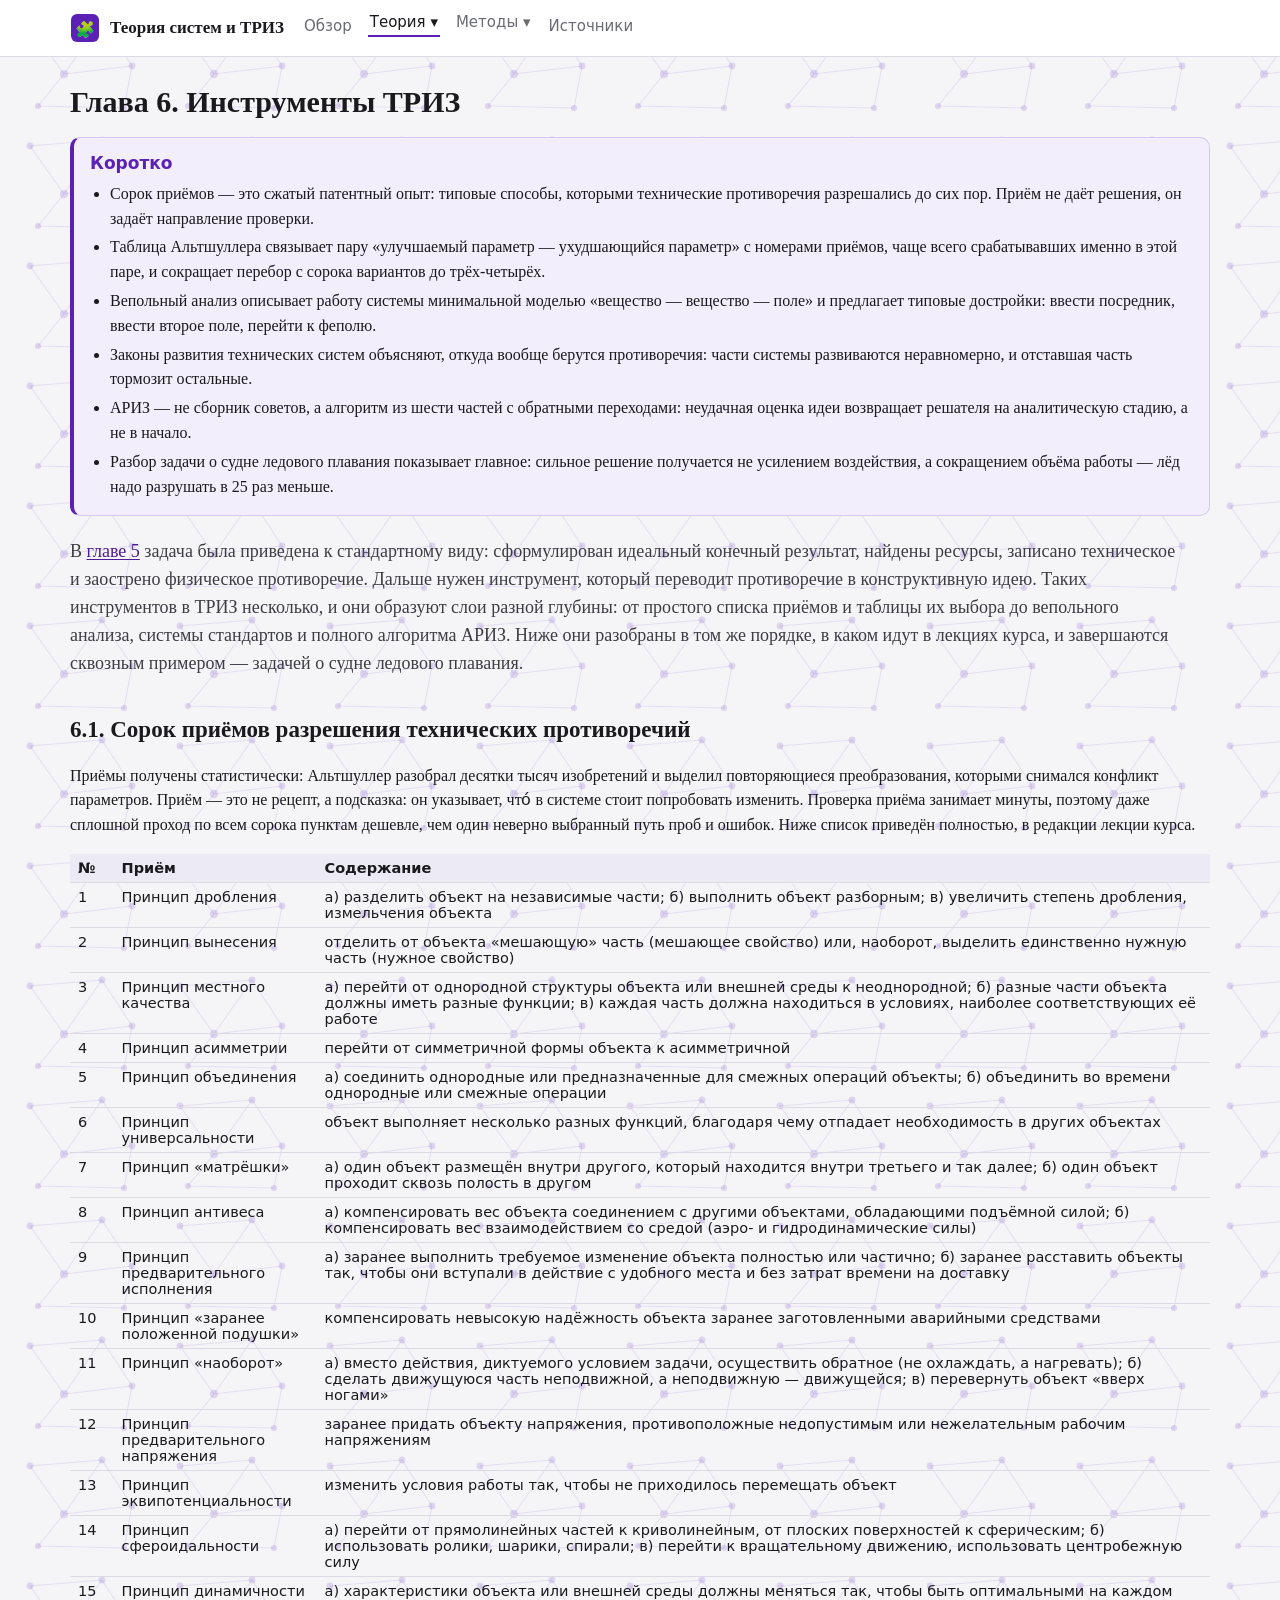
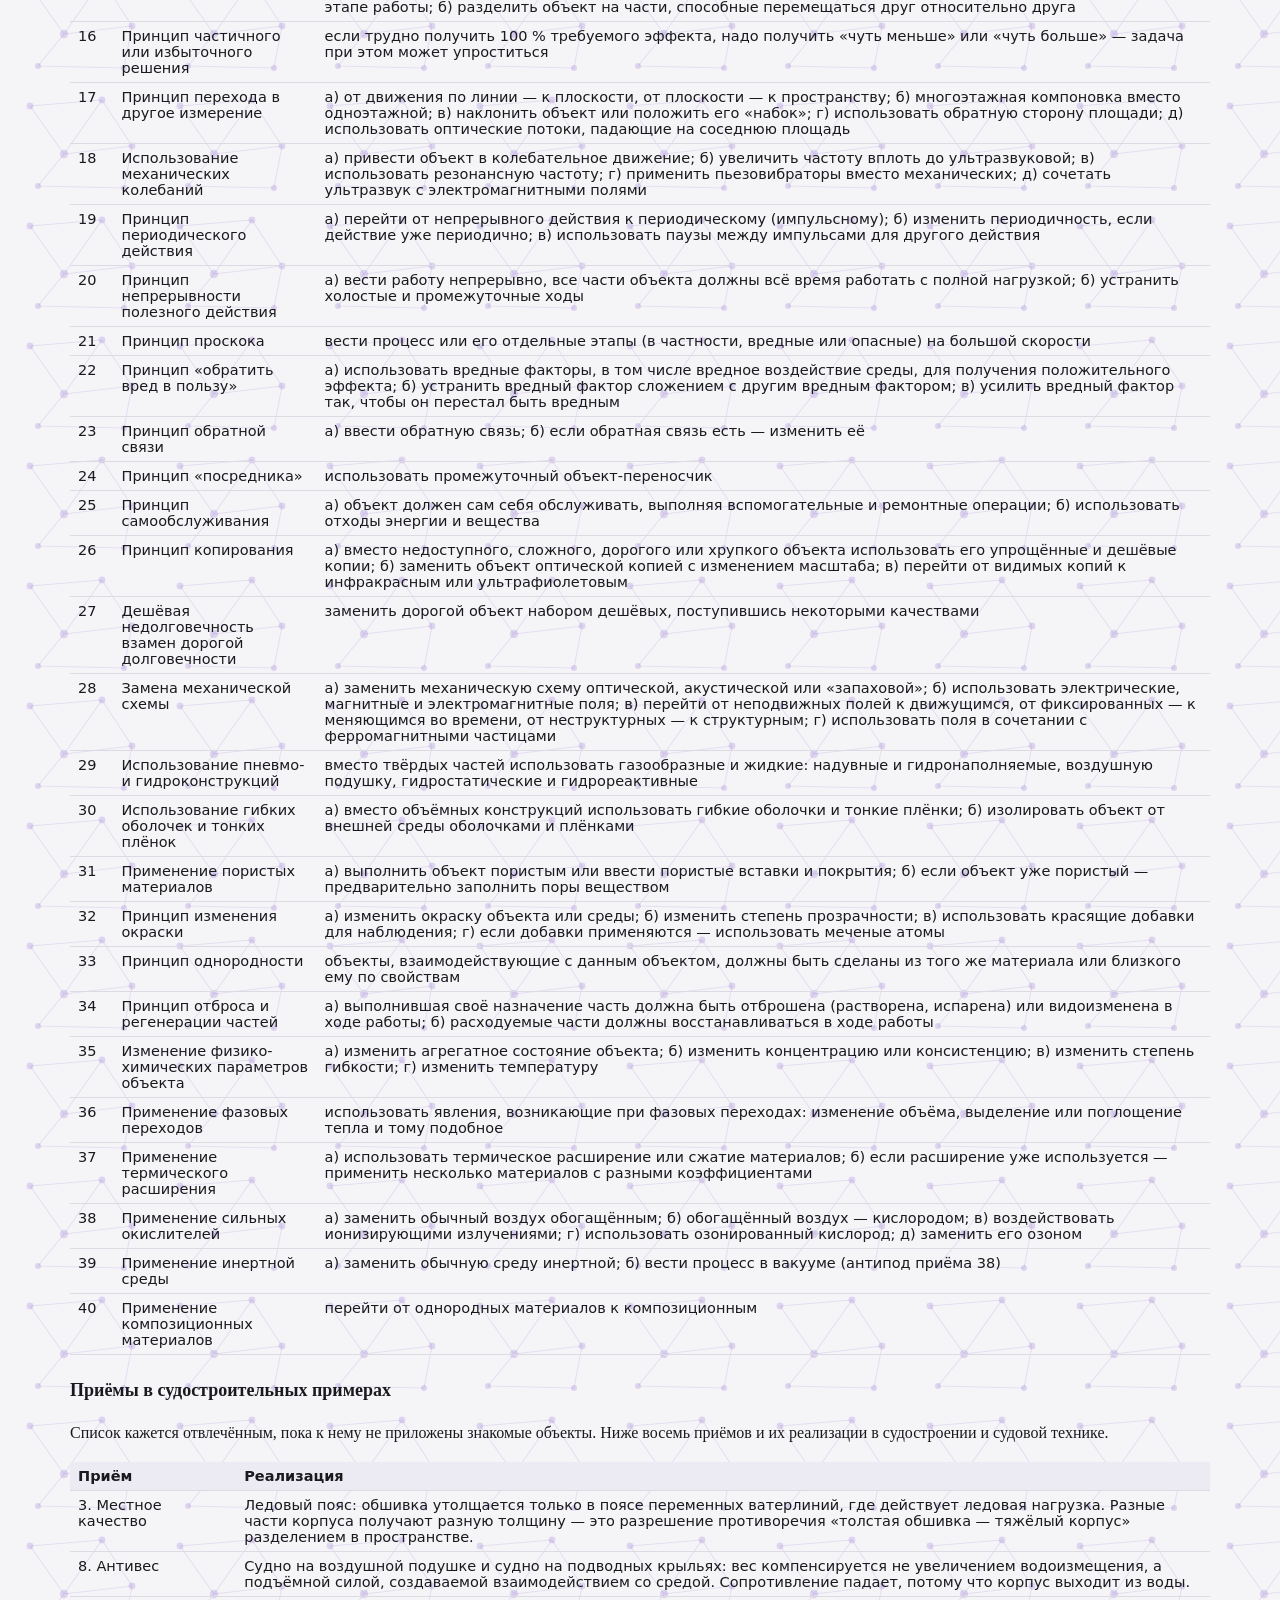
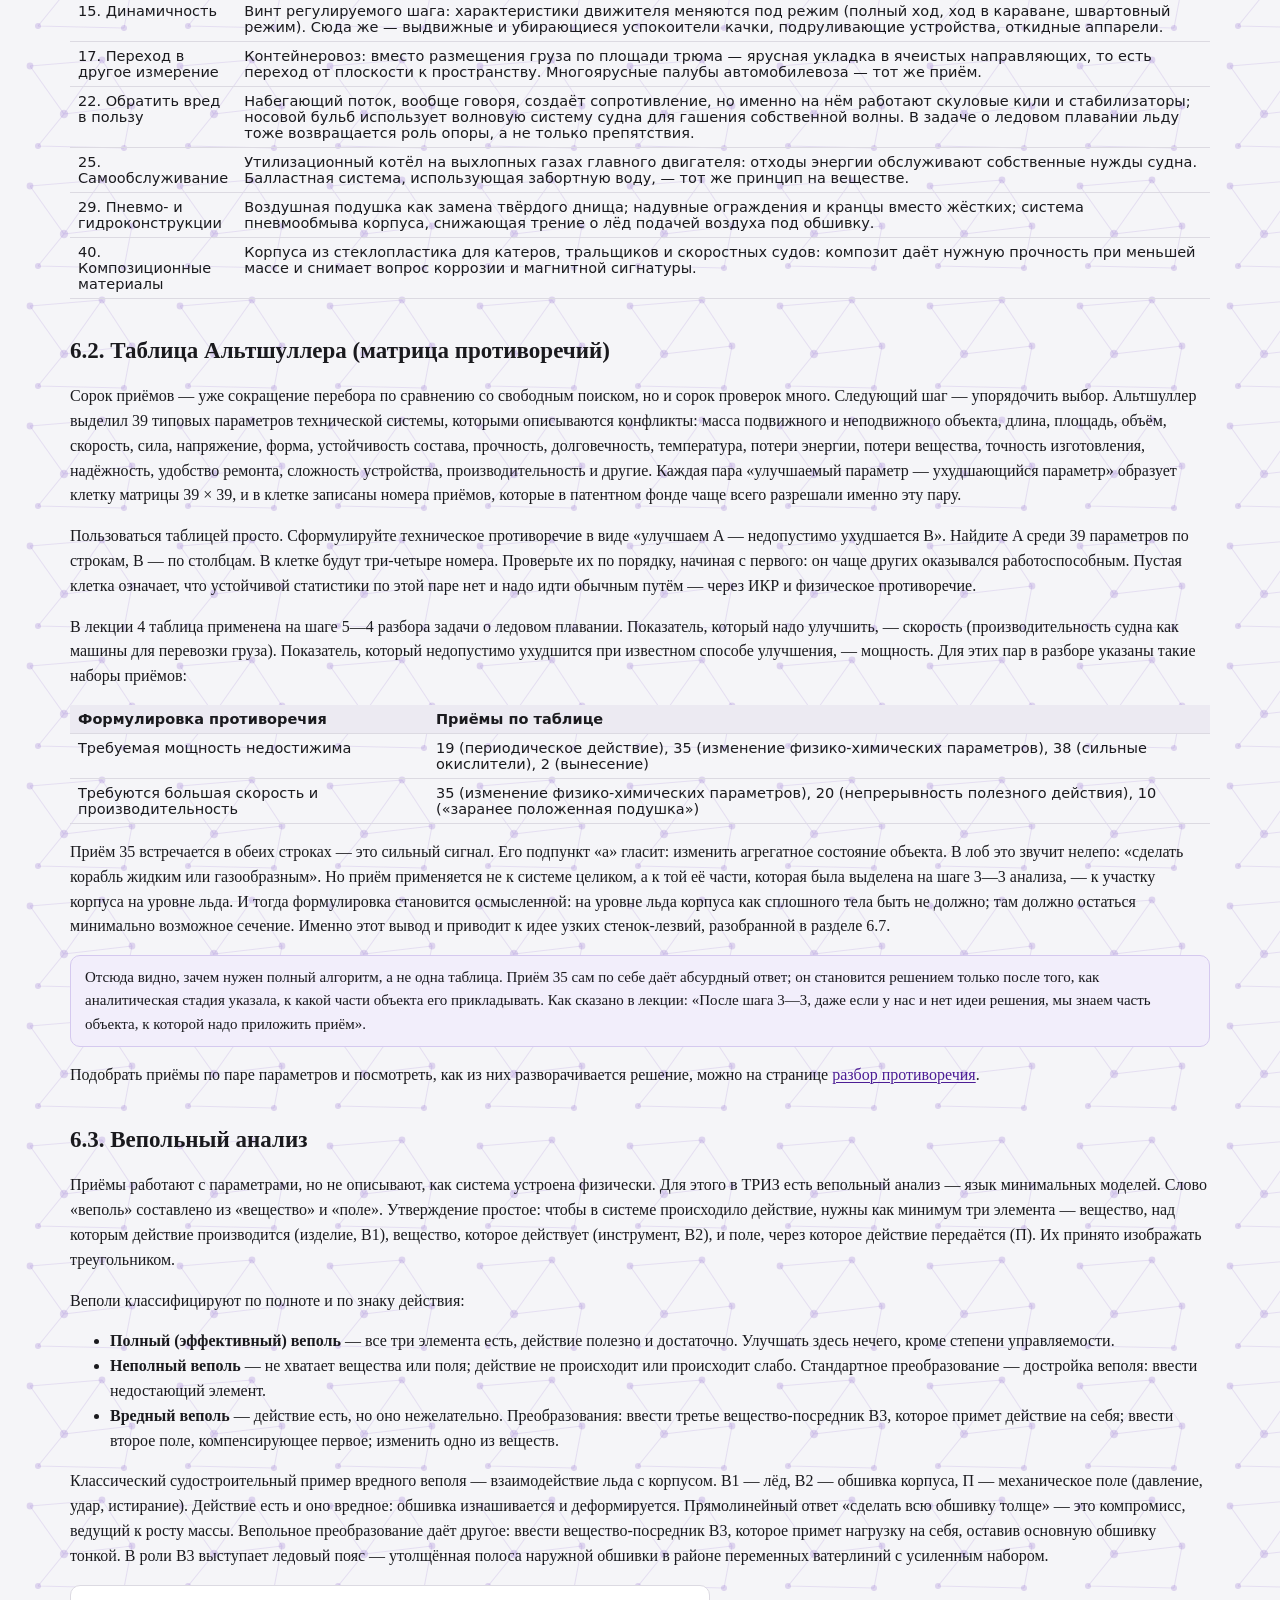
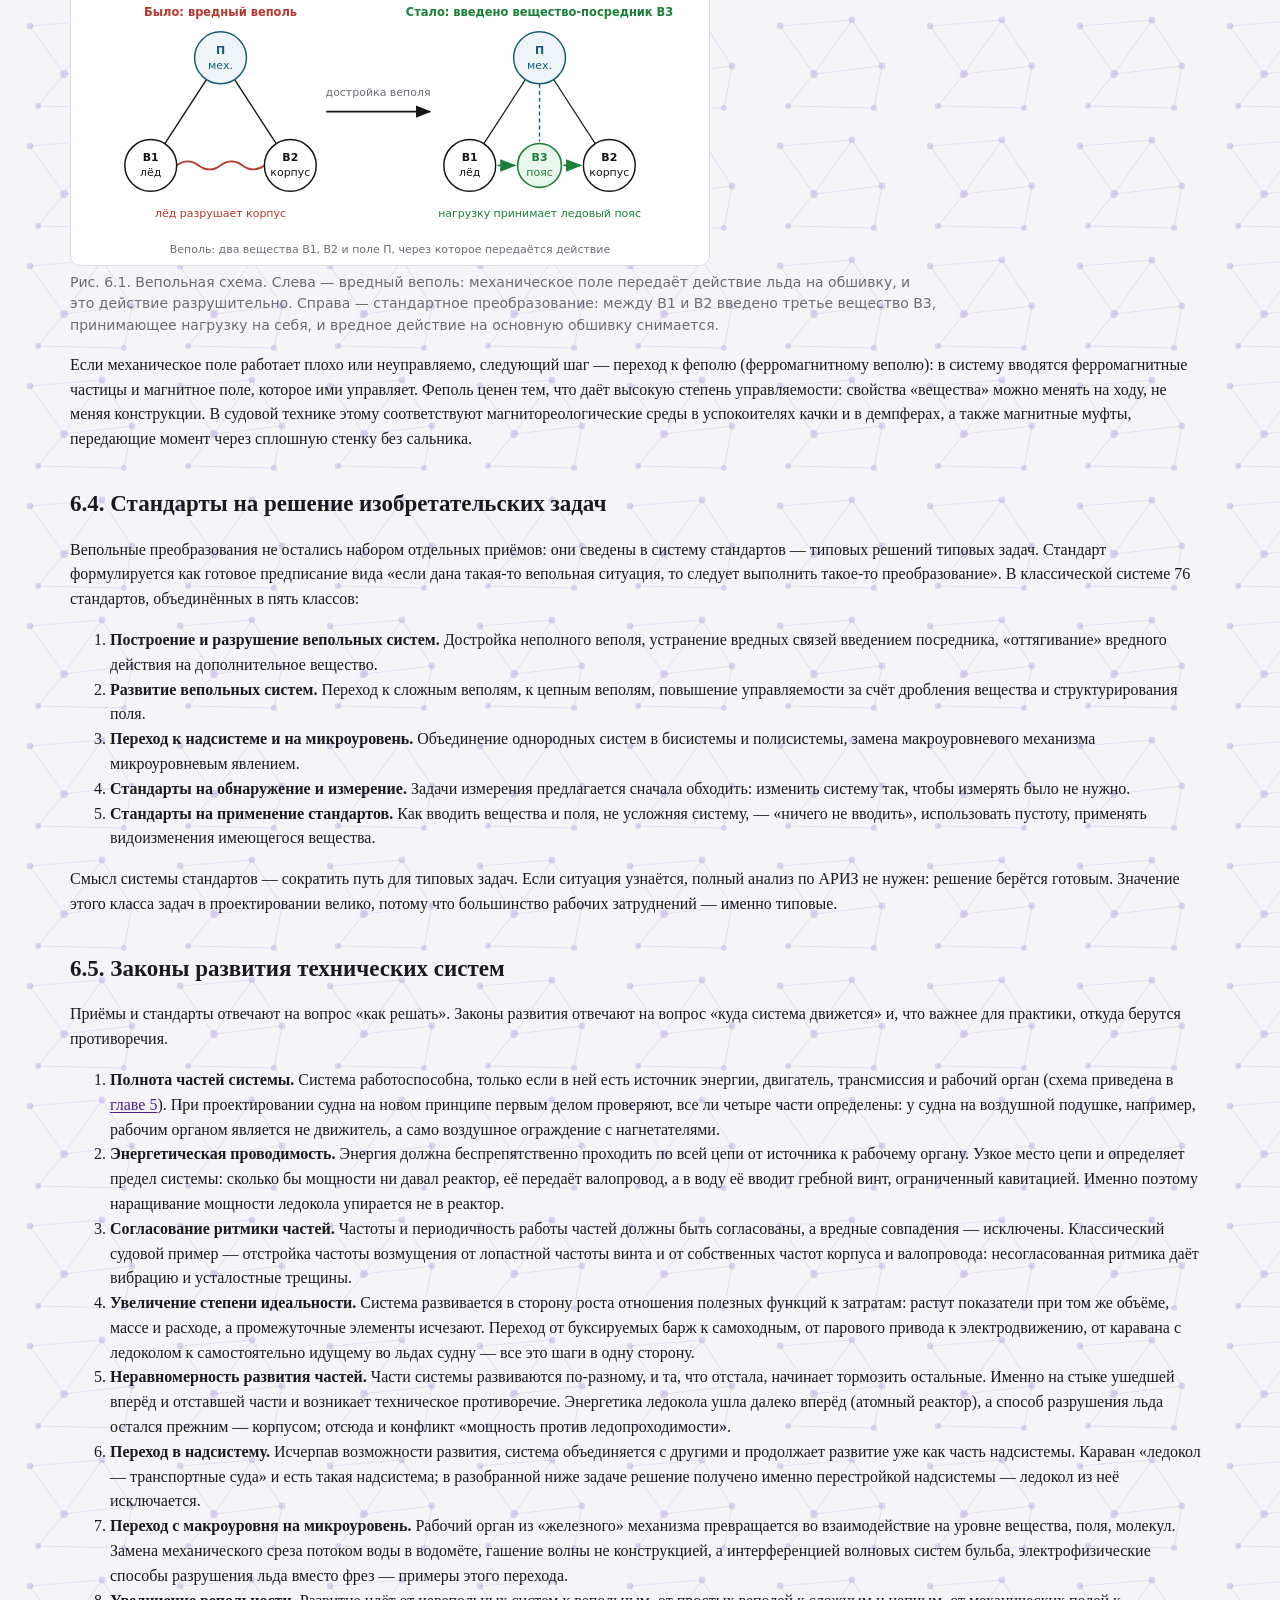
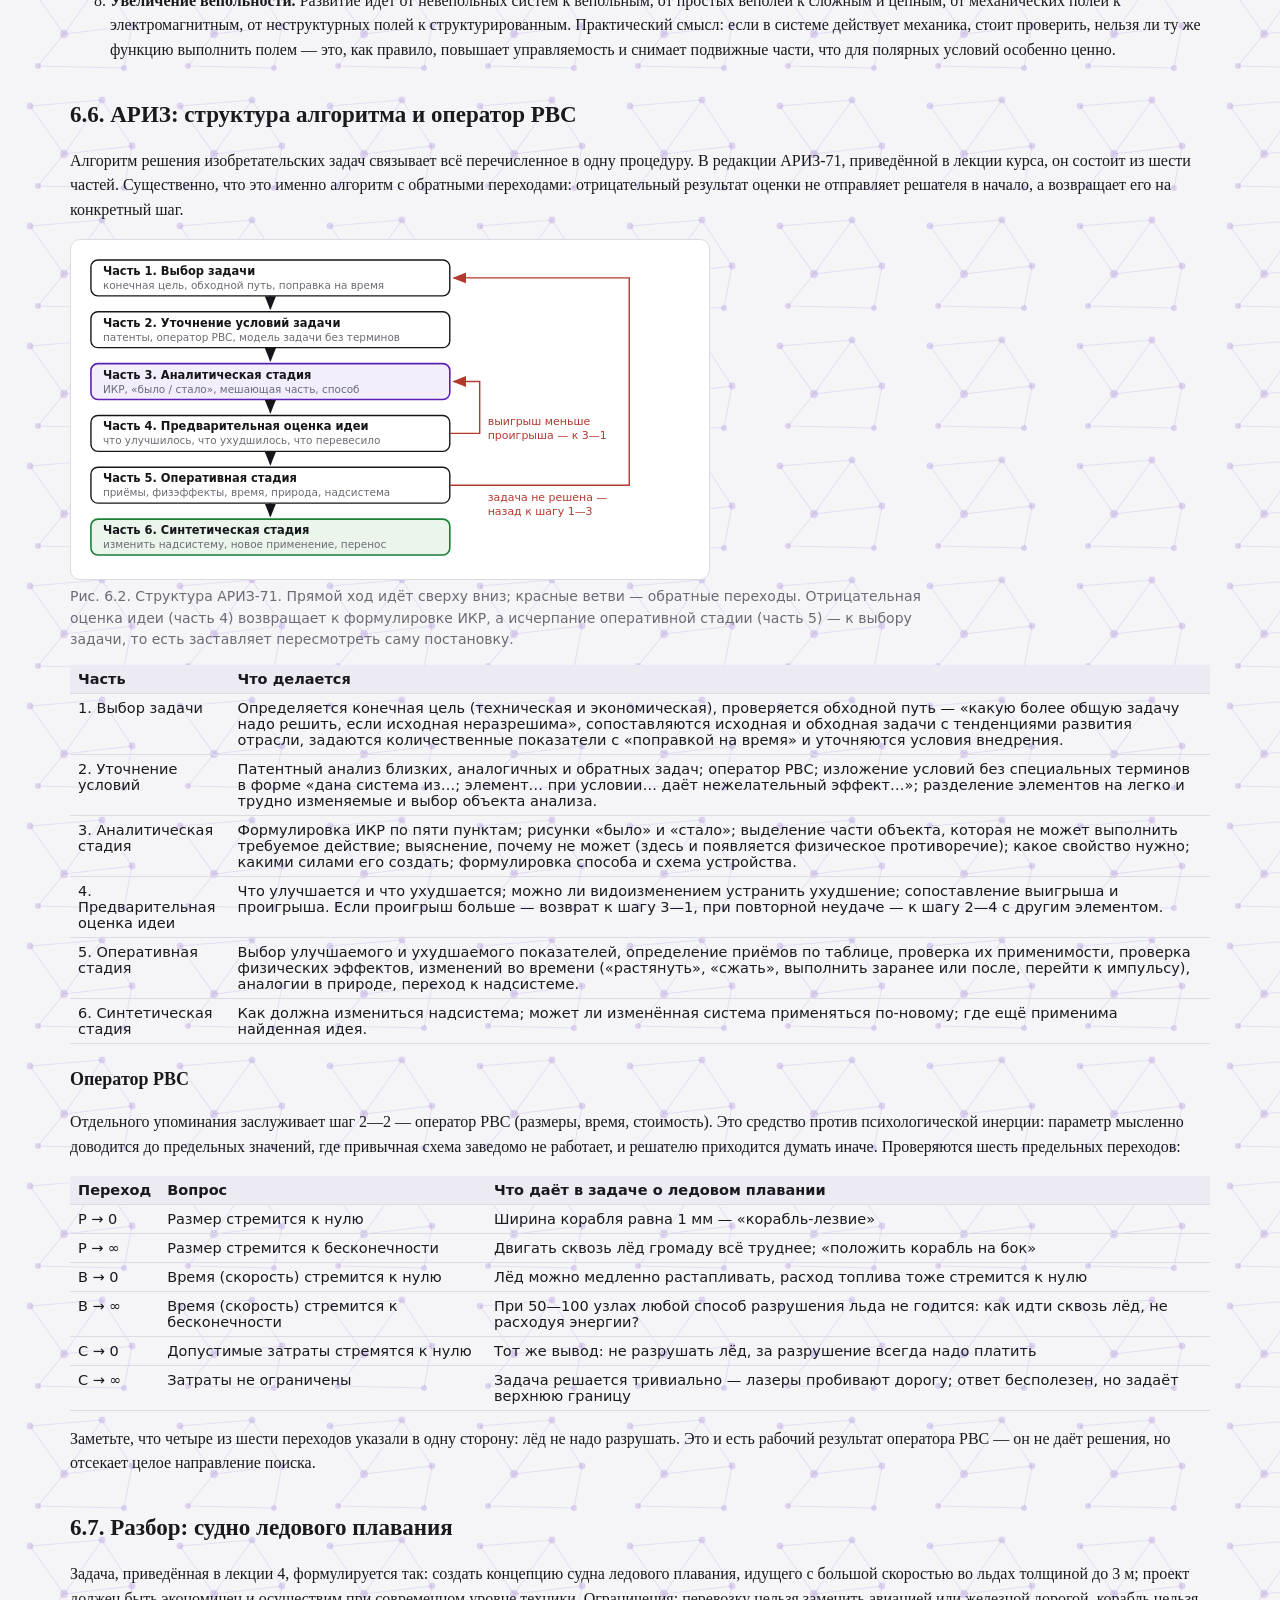
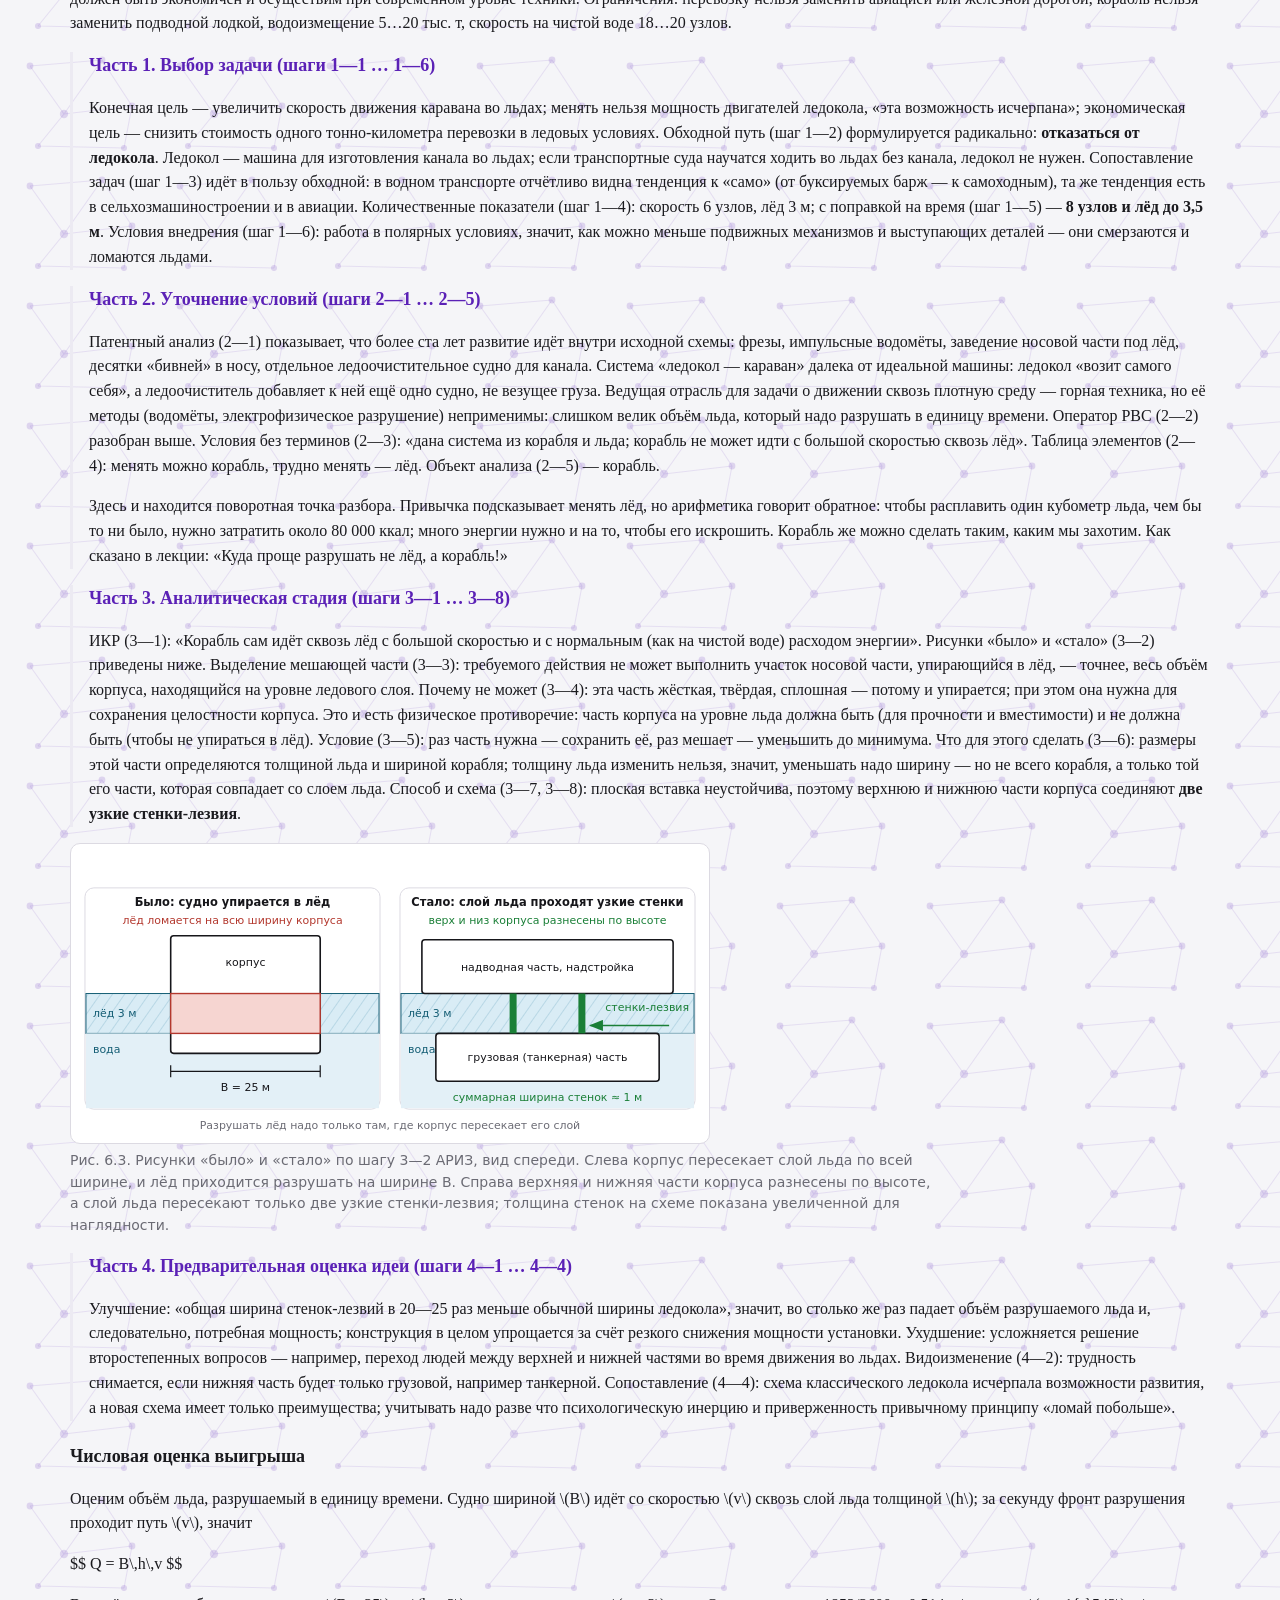
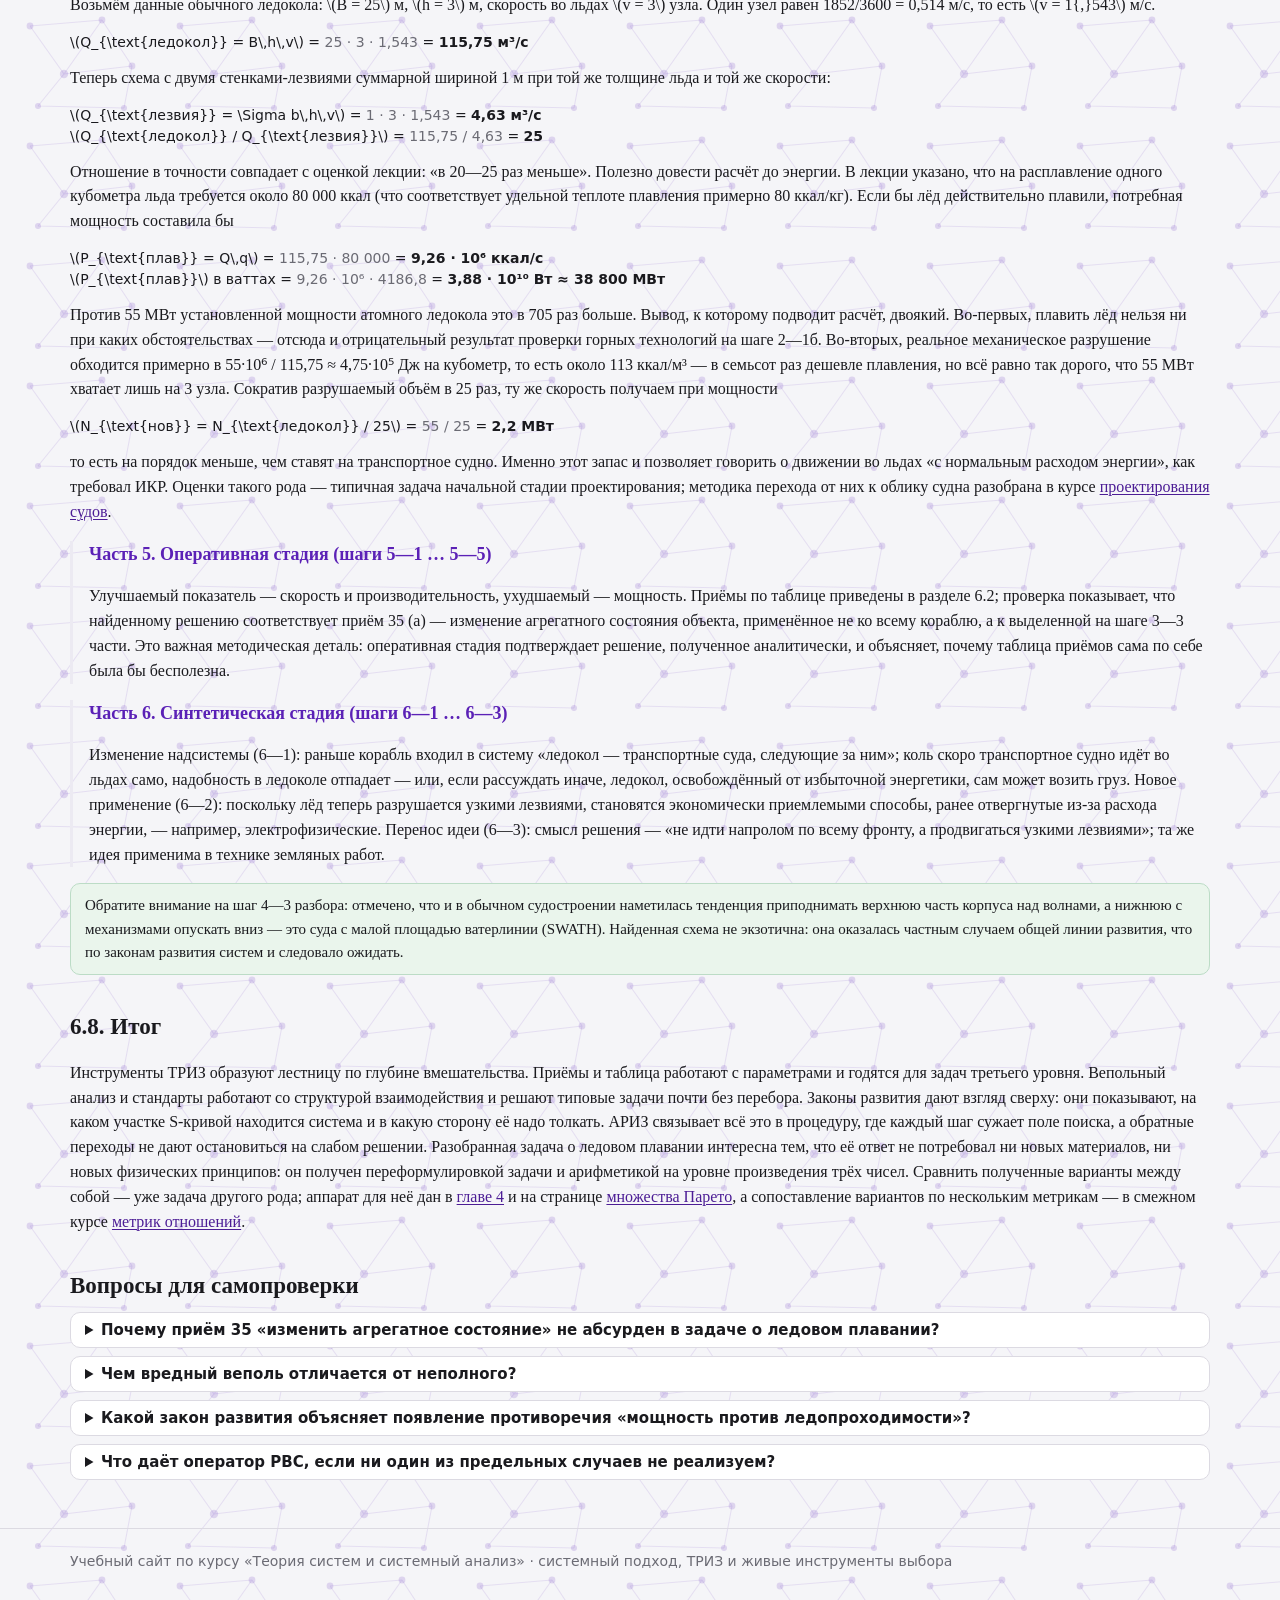
<file: site/t-triz-tools.html>
<!doctype html>
<html lang="ru">
<head>
<meta charset="utf-8">
<meta name="viewport" content="width=device-width, initial-scale=1">
<title>Глава 6. Инструменты ТРИЗ</title>
<meta name="description" content="Инструменты ТРИЗ: сорок приёмов разрешения технических противоречий, таблица Альтшуллера и 39 параметров, вепольный анализ и типы веполей, стандарты на решение изобретательских задач, законы развития технических систем, структура алгоритма АРИЗ, оператор РВС, разбор задачи о судне ледового плавания по шагам.">
<link rel="icon" href="data:image/svg+xml,<svg xmlns=%22http://www.w3.org/2000/svg%22 viewBox=%220 0 100 100%22><text y=%22.9em%22 font-size=%2290%22>🧩</text></svg>">
<link rel="stylesheet" href="assets/style.css">
</head>
<body>
<script src="assets/shell.js"></script>
<script src="assets/site.js" data-root="./" data-page="t-triz-tools"></script>
<main class="wrap">
  <h1>Глава 6. Инструменты ТРИЗ</h1>

  <div class="tldr">
    <h2>Коротко</h2>
    <ul>
      <li>Сорок приёмов — это сжатый патентный опыт: типовые способы, которыми технические противоречия разрешались до сих пор. Приём не даёт решения, он задаёт направление проверки.</li>
      <li>Таблица Альтшуллера связывает пару «улучшаемый параметр — ухудшающийся параметр» с номерами приёмов, чаще всего срабатывавших именно в этой паре, и сокращает перебор с сорока вариантов до трёх-четырёх.</li>
      <li>Вепольный анализ описывает работу системы минимальной моделью «вещество — вещество — поле» и предлагает типовые достройки: ввести посредник, ввести второе поле, перейти к феполю.</li>
      <li>Законы развития технических систем объясняют, откуда вообще берутся противоречия: части системы развиваются неравномерно, и отставшая часть тормозит остальные.</li>
      <li>АРИЗ — не сборник советов, а алгоритм из шести частей с обратными переходами: неудачная оценка идеи возвращает решателя на аналитическую стадию, а не в начало.</li>
      <li>Разбор задачи о судне ледового плавания показывает главное: сильное решение получается не усилением воздействия, а сокращением объёма работы — лёд надо разрушать в 25 раз меньше.</li>
    </ul>
  </div>

  <p class="lead">В <a href="t-triz-basics">главе 5</a> задача была приведена к
  стандартному виду: сформулирован идеальный конечный результат, найдены ресурсы,
  записано техническое и заострено физическое противоречие. Дальше нужен
  инструмент, который переводит противоречие в конструктивную идею. Таких
  инструментов в ТРИЗ несколько, и они образуют слои разной глубины: от простого
  списка приёмов и таблицы их выбора до вепольного анализа, системы стандартов и
  полного алгоритма АРИЗ. Ниже они разобраны в том же порядке, в каком идут в
  лекциях курса, и завершаются сквозным примером — задачей о судне ледового
  плавания.</p>

  <h2>6.1. Сорок приёмов разрешения технических противоречий</h2>
  <p>Приёмы получены статистически: Альтшуллер разобрал десятки тысяч
  изобретений и выделил повторяющиеся преобразования, которыми снимался конфликт
  параметров. Приём — это не рецепт, а подсказка: он указывает, что́ в системе
  стоит попробовать изменить. Проверка приёма занимает минуты, поэтому даже
  сплошной проход по всем сорока пунктам дешевле, чем один неверно выбранный
  путь проб и ошибок. Ниже список приведён полностью, в редакции лекции курса.</p>

  <table class="el">
    <thead><tr><th style="width:3em">№</th><th style="width:14em">Приём</th><th>Содержание</th></tr></thead>
    <tbody>
      <tr><td>1</td><td>Принцип дробления</td><td>а) разделить объект на независимые части; б) выполнить объект разборным; в) увеличить степень дробления, измельчения объекта</td></tr>
      <tr><td>2</td><td>Принцип вынесения</td><td>отделить от объекта «мешающую» часть (мешающее свойство) или, наоборот, выделить единственно нужную часть (нужное свойство)</td></tr>
      <tr><td>3</td><td>Принцип местного качества</td><td>а) перейти от однородной структуры объекта или внешней среды к неоднородной; б) разные части объекта должны иметь разные функции; в) каждая часть должна находиться в условиях, наиболее соответствующих её работе</td></tr>
      <tr><td>4</td><td>Принцип асимметрии</td><td>перейти от симметричной формы объекта к асимметричной</td></tr>
      <tr><td>5</td><td>Принцип объединения</td><td>а) соединить однородные или предназначенные для смежных операций объекты; б) объединить во времени однородные или смежные операции</td></tr>
      <tr><td>6</td><td>Принцип универсальности</td><td>объект выполняет несколько разных функций, благодаря чему отпадает необходимость в других объектах</td></tr>
      <tr><td>7</td><td>Принцип «матрёшки»</td><td>а) один объект размещён внутри другого, который находится внутри третьего и так далее; б) один объект проходит сквозь полость в другом</td></tr>
      <tr><td>8</td><td>Принцип антивеса</td><td>а) компенсировать вес объекта соединением с другими объектами, обладающими подъёмной силой; б) компенсировать вес взаимодействием со средой (аэро- и гидродинамические силы)</td></tr>
      <tr><td>9</td><td>Принцип предварительного исполнения</td><td>а) заранее выполнить требуемое изменение объекта полностью или частично; б) заранее расставить объекты так, чтобы они вступали в действие с удобного места и без затрат времени на доставку</td></tr>
      <tr><td>10</td><td>Принцип «заранее положенной подушки»</td><td>компенсировать невысокую надёжность объекта заранее заготовленными аварийными средствами</td></tr>
      <tr><td>11</td><td>Принцип «наоборот»</td><td>а) вместо действия, диктуемого условием задачи, осуществить обратное (не охлаждать, а нагревать); б) сделать движущуюся часть неподвижной, а неподвижную — движущейся; в) перевернуть объект «вверх ногами»</td></tr>
      <tr><td>12</td><td>Принцип предварительного напряжения</td><td>заранее придать объекту напряжения, противоположные недопустимым или нежелательным рабочим напряжениям</td></tr>
      <tr><td>13</td><td>Принцип эквипотенциальности</td><td>изменить условия работы так, чтобы не приходилось перемещать объект</td></tr>
      <tr><td>14</td><td>Принцип сфероидальности</td><td>а) перейти от прямолинейных частей к криволинейным, от плоских поверхностей к сферическим; б) использовать ролики, шарики, спирали; в) перейти к вращательному движению, использовать центробежную силу</td></tr>
      <tr><td>15</td><td>Принцип динамичности</td><td>а) характеристики объекта или внешней среды должны меняться так, чтобы быть оптимальными на каждом этапе работы; б) разделить объект на части, способные перемещаться друг относительно друга</td></tr>
      <tr><td>16</td><td>Принцип частичного или избыточного решения</td><td>если трудно получить 100 % требуемого эффекта, надо получить «чуть меньше» или «чуть больше» — задача при этом может упроститься</td></tr>
      <tr><td>17</td><td>Принцип перехода в другое измерение</td><td>а) от движения по линии — к плоскости, от плоскости — к пространству; б) многоэтажная компоновка вместо одноэтажной; в) наклонить объект или положить его «набок»; г) использовать обратную сторону площади; д) использовать оптические потоки, падающие на соседнюю площадь</td></tr>
      <tr><td>18</td><td>Использование механических колебаний</td><td>а) привести объект в колебательное движение; б) увеличить частоту вплоть до ультразвуковой; в) использовать резонансную частоту; г) применить пьезовибраторы вместо механических; д) сочетать ультразвук с электромагнитными полями</td></tr>
      <tr><td>19</td><td>Принцип периодического действия</td><td>а) перейти от непрерывного действия к периодическому (импульсному); б) изменить периодичность, если действие уже периодично; в) использовать паузы между импульсами для другого действия</td></tr>
      <tr><td>20</td><td>Принцип непрерывности полезного действия</td><td>а) вести работу непрерывно, все части объекта должны всё время работать с полной нагрузкой; б) устранить холостые и промежуточные ходы</td></tr>
      <tr><td>21</td><td>Принцип проскока</td><td>вести процесс или его отдельные этапы (в частности, вредные или опасные) на большой скорости</td></tr>
      <tr><td>22</td><td>Принцип «обратить вред в пользу»</td><td>а) использовать вредные факторы, в том числе вредное воздействие среды, для получения положительного эффекта; б) устранить вредный фактор сложением с другим вредным фактором; в) усилить вредный фактор так, чтобы он перестал быть вредным</td></tr>
      <tr><td>23</td><td>Принцип обратной связи</td><td>а) ввести обратную связь; б) если обратная связь есть — изменить её</td></tr>
      <tr><td>24</td><td>Принцип «посредника»</td><td>использовать промежуточный объект-переносчик</td></tr>
      <tr><td>25</td><td>Принцип самообслуживания</td><td>а) объект должен сам себя обслуживать, выполняя вспомогательные и ремонтные операции; б) использовать отходы энергии и вещества</td></tr>
      <tr><td>26</td><td>Принцип копирования</td><td>а) вместо недоступного, сложного, дорогого или хрупкого объекта использовать его упрощённые и дешёвые копии; б) заменить объект оптической копией с изменением масштаба; в) перейти от видимых копий к инфракрасным или ультрафиолетовым</td></tr>
      <tr><td>27</td><td>Дешёвая недолговечность взамен дорогой долговечности</td><td>заменить дорогой объект набором дешёвых, поступившись некоторыми качествами</td></tr>
      <tr><td>28</td><td>Замена механической схемы</td><td>а) заменить механическую схему оптической, акустической или «запаховой»; б) использовать электрические, магнитные и электромагнитные поля; в) перейти от неподвижных полей к движущимся, от фиксированных — к меняющимся во времени, от неструктурных — к структурным; г) использовать поля в сочетании с ферромагнитными частицами</td></tr>
      <tr><td>29</td><td>Использование пневмо- и гидроконструкций</td><td>вместо твёрдых частей использовать газообразные и жидкие: надувные и гидронаполняемые, воздушную подушку, гидростатические и гидрореактивные</td></tr>
      <tr><td>30</td><td>Использование гибких оболочек и тонких плёнок</td><td>а) вместо объёмных конструкций использовать гибкие оболочки и тонкие плёнки; б) изолировать объект от внешней среды оболочками и плёнками</td></tr>
      <tr><td>31</td><td>Применение пористых материалов</td><td>а) выполнить объект пористым или ввести пористые вставки и покрытия; б) если объект уже пористый — предварительно заполнить поры веществом</td></tr>
      <tr><td>32</td><td>Принцип изменения окраски</td><td>а) изменить окраску объекта или среды; б) изменить степень прозрачности; в) использовать красящие добавки для наблюдения; г) если добавки применяются — использовать меченые атомы</td></tr>
      <tr><td>33</td><td>Принцип однородности</td><td>объекты, взаимодействующие с данным объектом, должны быть сделаны из того же материала или близкого ему по свойствам</td></tr>
      <tr><td>34</td><td>Принцип отброса и регенерации частей</td><td>а) выполнившая своё назначение часть должна быть отброшена (растворена, испарена) или видоизменена в ходе работы; б) расходуемые части должны восстанавливаться в ходе работы</td></tr>
      <tr><td>35</td><td>Изменение физико-химических параметров объекта</td><td>а) изменить агрегатное состояние объекта; б) изменить концентрацию или консистенцию; в) изменить степень гибкости; г) изменить температуру</td></tr>
      <tr><td>36</td><td>Применение фазовых переходов</td><td>использовать явления, возникающие при фазовых переходах: изменение объёма, выделение или поглощение тепла и тому подобное</td></tr>
      <tr><td>37</td><td>Применение термического расширения</td><td>а) использовать термическое расширение или сжатие материалов; б) если расширение уже используется — применить несколько материалов с разными коэффициентами</td></tr>
      <tr><td>38</td><td>Применение сильных окислителей</td><td>а) заменить обычный воздух обогащённым; б) обогащённый воздух — кислородом; в) воздействовать ионизирующими излучениями; г) использовать озонированный кислород; д) заменить его озоном</td></tr>
      <tr><td>39</td><td>Применение инертной среды</td><td>а) заменить обычную среду инертной; б) вести процесс в вакууме (антипод приёма 38)</td></tr>
      <tr><td>40</td><td>Применение композиционных материалов</td><td>перейти от однородных материалов к композиционным</td></tr>
    </tbody>
  </table>

  <h3>Приёмы в судостроительных примерах</h3>
  <p>Список кажется отвлечённым, пока к нему не приложены знакомые объекты. Ниже
  восемь приёмов и их реализации в судостроении и судовой технике.</p>
  <table class="el">
    <thead><tr><th style="width:9em">Приём</th><th>Реализация</th></tr></thead>
    <tbody>
      <tr><td>3. Местное качество</td><td>Ледовый пояс: обшивка утолщается только в поясе переменных ватерлиний, где действует ледовая нагрузка. Разные части корпуса получают разную толщину — это разрешение противоречия «толстая обшивка — тяжёлый корпус» разделением в пространстве.</td></tr>
      <tr><td>8. Антивес</td><td>Судно на воздушной подушке и судно на подводных крыльях: вес компенсируется не увеличением водоизмещения, а подъёмной силой, создаваемой взаимодействием со средой. Сопротивление падает, потому что корпус выходит из воды.</td></tr>
      <tr><td>15. Динамичность</td><td>Винт регулируемого шага: характеристики движителя меняются под режим (полный ход, ход в караване, швартовный режим). Сюда же — выдвижные и убирающиеся успокоители качки, подруливающие устройства, откидные аппарели.</td></tr>
      <tr><td>17. Переход в другое измерение</td><td>Контейнеровоз: вместо размещения груза по площади трюма — ярусная укладка в ячеистых направляющих, то есть переход от плоскости к пространству. Многоярусные палубы автомобилевоза — тот же приём.</td></tr>
      <tr><td>22. Обратить вред в пользу</td><td>Набегающий поток, вообще говоря, создаёт сопротивление, но именно на нём работают скуловые кили и стабилизаторы; носовой бульб использует волновую систему судна для гашения собственной волны. В задаче о ледовом плавании льду тоже возвращается роль опоры, а не только препятствия.</td></tr>
      <tr><td>25. Самообслуживание</td><td>Утилизационный котёл на выхлопных газах главного двигателя: отходы энергии обслуживают собственные нужды судна. Балластная система, использующая забортную воду, — тот же принцип на веществе.</td></tr>
      <tr><td>29. Пневмо- и гидроконструкции</td><td>Воздушная подушка как замена твёрдого днища; надувные ограждения и кранцы вместо жёстких; система пневмообмыва корпуса, снижающая трение о лёд подачей воздуха под обшивку.</td></tr>
      <tr><td>40. Композиционные материалы</td><td>Корпуса из стеклопластика для катеров, тральщиков и скоростных судов: композит даёт нужную прочность при меньшей массе и снимает вопрос коррозии и магнитной сигнатуры.</td></tr>
    </tbody>
  </table>

  <h2>6.2. Таблица Альтшуллера (матрица противоречий)</h2>
  <p>Сорок приёмов — уже сокращение перебора по сравнению со свободным поиском,
  но и сорок проверок много. Следующий шаг — упорядочить выбор. Альтшуллер
  выделил 39 типовых параметров технической системы, которыми описываются
  конфликты: масса подвижного и неподвижного объекта, длина, площадь, объём,
  скорость, сила, напряжение, форма, устойчивость состава, прочность,
  долговечность, температура, потери энергии, потери вещества, точность
  изготовления, надёжность, удобство ремонта, сложность устройства,
  производительность и другие. Каждая пара «улучшаемый параметр — ухудшающийся
  параметр» образует клетку матрицы 39 × 39, и в клетке записаны номера приёмов,
  которые в патентном фонде чаще всего разрешали именно эту пару.</p>
  <p>Пользоваться таблицей просто. Сформулируйте техническое противоречие в виде
  «улучшаем A — недопустимо ухудшается B». Найдите A среди 39 параметров по
  строкам, B — по столбцам. В клетке будут три-четыре номера. Проверьте их по
  порядку, начиная с первого: он чаще других оказывался работоспособным.
  Пустая клетка означает, что устойчивой статистики по этой паре нет и надо
  идти обычным путём — через ИКР и физическое противоречие.</p>
  <p>В лекции 4 таблица применена на шаге 5—4 разбора задачи о ледовом плавании.
  Показатель, который надо улучшить, — скорость (производительность судна как
  машины для перевозки груза). Показатель, который недопустимо ухудшится при
  известном способе улучшения, — мощность. Для этих пар в разборе указаны такие
  наборы приёмов:</p>
  <table class="el">
    <thead><tr><th>Формулировка противоречия</th><th>Приёмы по таблице</th></tr></thead>
    <tbody>
      <tr><td>Требуемая мощность недостижима</td><td>19 (периодическое действие), 35 (изменение физико-химических параметров), 38 (сильные окислители), 2 (вынесение)</td></tr>
      <tr><td>Требуются большая скорость и производительность</td><td>35 (изменение физико-химических параметров), 20 (непрерывность полезного действия), 10 («заранее положенная подушка»)</td></tr>
    </tbody>
  </table>
  <p>Приём 35 встречается в обеих строках — это сильный сигнал. Его подпункт
  «а» гласит: изменить агрегатное состояние объекта. В лоб это звучит нелепо:
  «сделать корабль жидким или газообразным». Но приём применяется не к системе
  целиком, а к той её части, которая была выделена на шаге 3—3 анализа, — к
  участку корпуса на уровне льда. И тогда формулировка становится осмысленной:
  на уровне льда корпуса как сплошного тела быть не должно; там должно
  остаться минимально возможное сечение. Именно этот вывод и приводит к идее
  узких стенок-лезвий, разобранной в разделе 6.7.</p>
  <div class="note tip">Отсюда видно, зачем нужен полный алгоритм, а не одна
  таблица. Приём 35 сам по себе даёт абсурдный ответ; он становится решением
  только после того, как аналитическая стадия указала, к какой части объекта его
  прикладывать. Как сказано в лекции: «После шага 3—3, даже если у нас и нет
  идеи решения, мы знаем часть объекта, к которой надо приложить приём».</div>
  <p>Подобрать приёмы по паре параметров и посмотреть, как из них разворачивается
  решение, можно на странице <a href="p-contradiction">разбор противоречия</a>.</p>

  <h2>6.3. Вепольный анализ</h2>
  <p>Приёмы работают с параметрами, но не описывают, как система устроена
  физически. Для этого в ТРИЗ есть вепольный анализ — язык минимальных моделей.
  Слово «веполь» составлено из «вещество» и «поле». Утверждение простое: чтобы
  в системе происходило действие, нужны как минимум три элемента — вещество,
  над которым действие производится (изделие, В1), вещество, которое действует
  (инструмент, В2), и поле, через которое действие передаётся (П). Их принято
  изображать треугольником.</p>
  <p>Веполи классифицируют по полноте и по знаку действия:</p>
  <ul>
    <li><b>Полный (эффективный) веполь</b> — все три элемента есть, действие
    полезно и достаточно. Улучшать здесь нечего, кроме степени управляемости.</li>
    <li><b>Неполный веполь</b> — не хватает вещества или поля; действие не
    происходит или происходит слабо. Стандартное преобразование — достройка
    веполя: ввести недостающий элемент.</li>
    <li><b>Вредный веполь</b> — действие есть, но оно нежелательно. Преобразования:
    ввести третье вещество-посредник В3, которое примет действие на себя; ввести
    второе поле, компенсирующее первое; изменить одно из веществ.</li>
  </ul>
  <p>Классический судостроительный пример вредного веполя — взаимодействие льда
  с корпусом. В1 — лёд, В2 — обшивка корпуса, П — механическое поле (давление,
  удар, истирание). Действие есть и оно вредное: обшивка изнашивается и
  деформируется. Прямолинейный ответ «сделать всю обшивку толще» — это
  компромисс, ведущий к росту массы. Вепольное преобразование даёт другое:
  ввести вещество-посредник В3, которое примет нагрузку на себя, оставив
  основную обшивку тонкой. В роли В3 выступает ледовый пояс — утолщённая
  полоса наружной обшивки в районе переменных ватерлиний с усиленным набором.</p>

  <svg viewBox="0 0 640 280" class="geo-board" style="max-width:640px">
    <defs>
      <marker id="v1grn" markerWidth="9" markerHeight="7" refX="8" refY="3.5" orient="auto">
        <path d="M0,0 L9,3.5 L0,7 z" fill="#1a7f37"/></marker>
    </defs>
    <text x="150" y="30" text-anchor="middle" style="font:600 11.5px system-ui;fill:#b3382e">Было: вредный веполь</text>
    <line x1="80" y1="180" x2="150" y2="72" stroke="#16161a" stroke-width="1.4"/>
    <line x1="220" y1="180" x2="150" y2="72" stroke="#16161a" stroke-width="1.4"/>
    <path d="M106 180 q11 -8 22 0 q11 8 22 0 q11 -8 22 0 q11 8 22 0" fill="none" stroke="#b3382e" stroke-width="1.8"/>
    <circle cx="80" cy="180" r="26" fill="#fff" stroke="#16161a" stroke-width="1.5"/>
    <text x="80" y="176" text-anchor="middle" style="font:600 11px system-ui;fill:#16161a">В1</text>
    <text x="80" y="191" text-anchor="middle" style="font:11px system-ui;fill:#16161a">лёд</text>
    <circle cx="220" cy="180" r="26" fill="#fff" stroke="#16161a" stroke-width="1.5"/>
    <text x="220" y="176" text-anchor="middle" style="font:600 11px system-ui;fill:#16161a">В2</text>
    <text x="220" y="191" text-anchor="middle" style="font:11px system-ui;fill:#16161a">корпус</text>
    <circle cx="150" cy="72" r="26" fill="#eef4f7" stroke="#155e75" stroke-width="1.5"/>
    <text x="150" y="68" text-anchor="middle" style="font:600 11px system-ui;fill:#155e75">П</text>
    <text x="150" y="83" text-anchor="middle" style="font:11px system-ui;fill:#155e75">мех.</text>
    <text x="150" y="232" text-anchor="middle" style="font:11px system-ui;fill:#b3382e">лёд разрушает корпус</text>

    <text x="308" y="110" text-anchor="middle" style="font:11px system-ui;fill:#6b6b74">достройка веполя</text>
    <line x1="256" y1="126" x2="360" y2="126" stroke="#16161a" stroke-width="1.6" marker-end="url(#arrE)"/>

    <text x="470" y="30" text-anchor="middle" style="font:600 11.5px system-ui;fill:#1a7f37">Стало: введено вещество-посредник В3</text>
    <line x1="400" y1="180" x2="470" y2="72" stroke="#16161a" stroke-width="1.2"/>
    <line x1="540" y1="180" x2="470" y2="72" stroke="#16161a" stroke-width="1.2"/>
    <line x1="470" y1="98" x2="470" y2="156" stroke="#155e75" stroke-width="1.4" stroke-dasharray="4 3"/>
    <line x1="428" y1="180" x2="445" y2="180" stroke="#1a7f37" stroke-width="1.8" marker-end="url(#v1grn)"/>
    <line x1="494" y1="180" x2="511" y2="180" stroke="#1a7f37" stroke-width="1.8" marker-end="url(#v1grn)"/>
    <circle cx="400" cy="180" r="26" fill="#fff" stroke="#16161a" stroke-width="1.5"/>
    <text x="400" y="176" text-anchor="middle" style="font:600 11px system-ui;fill:#16161a">В1</text>
    <text x="400" y="191" text-anchor="middle" style="font:11px system-ui;fill:#16161a">лёд</text>
    <circle cx="470" cy="180" r="22" fill="#eaf5ec" stroke="#1a7f37" stroke-width="1.6"/>
    <text x="470" y="176" text-anchor="middle" style="font:600 11px system-ui;fill:#1a7f37">В3</text>
    <text x="470" y="191" text-anchor="middle" style="font:11px system-ui;fill:#1a7f37">пояс</text>
    <circle cx="540" cy="180" r="26" fill="#fff" stroke="#16161a" stroke-width="1.5"/>
    <text x="540" y="176" text-anchor="middle" style="font:600 11px system-ui;fill:#16161a">В2</text>
    <text x="540" y="191" text-anchor="middle" style="font:11px system-ui;fill:#16161a">корпус</text>
    <circle cx="470" cy="72" r="26" fill="#eef4f7" stroke="#155e75" stroke-width="1.5"/>
    <text x="470" y="68" text-anchor="middle" style="font:600 11px system-ui;fill:#155e75">П</text>
    <text x="470" y="83" text-anchor="middle" style="font:11px system-ui;fill:#155e75">мех.</text>
    <text x="470" y="232" text-anchor="middle" style="font:11px system-ui;fill:#1a7f37">нагрузку принимает ледовый пояс</text>

    <text x="320" y="268" text-anchor="middle" style="font:11px system-ui;fill:#6b6b74">Веполь: два вещества В1, В2 и поле П, через которое передаётся действие</text>
  </svg>
  <div class="caption">Рис. 6.1. Вепольная схема. Слева — вредный веполь:
  механическое поле передаёт действие льда на обшивку, и это действие
  разрушительно. Справа — стандартное преобразование: между В1 и В2 введено
  третье вещество В3, принимающее нагрузку на себя, и вредное действие на
  основную обшивку снимается.</div>

  <p>Если механическое поле работает плохо или неуправляемо, следующий шаг —
  переход к феполю (ферромагнитному веполю): в систему вводятся ферромагнитные
  частицы и магнитное поле, которое ими управляет. Феполь ценен тем, что даёт
  высокую степень управляемости: свойства «вещества» можно менять на ходу, не
  меняя конструкции. В судовой технике этому соответствуют магнитореологические
  среды в успокоителях качки и в демпферах, а также магнитные муфты, передающие
  момент через сплошную стенку без сальника.</p>

  <h2>6.4. Стандарты на решение изобретательских задач</h2>
  <p>Вепольные преобразования не остались набором отдельных приёмов: они сведены
  в систему стандартов — типовых решений типовых задач. Стандарт формулируется
  как готовое предписание вида «если дана такая-то вепольная ситуация, то
  следует выполнить такое-то преобразование». В классической системе 76
  стандартов, объединённых в пять классов:</p>
  <ol>
    <li><b>Построение и разрушение вепольных систем.</b> Достройка неполного
    веполя, устранение вредных связей введением посредника, «оттягивание» вредного
    действия на дополнительное вещество.</li>
    <li><b>Развитие вепольных систем.</b> Переход к сложным веполям, к цепным
    веполям, повышение управляемости за счёт дробления вещества и структурирования
    поля.</li>
    <li><b>Переход к надсистеме и на микроуровень.</b> Объединение однородных
    систем в бисистемы и полисистемы, замена макроуровневого механизма
    микроуровневым явлением.</li>
    <li><b>Стандарты на обнаружение и измерение.</b> Задачи измерения предлагается
    сначала обходить: изменить систему так, чтобы измерять было не нужно.</li>
    <li><b>Стандарты на применение стандартов.</b> Как вводить вещества и поля,
    не усложняя систему, — «ничего не вводить», использовать пустоту, применять
    видоизменения имеющегося вещества.</li>
  </ol>
  <p>Смысл системы стандартов — сократить путь для типовых задач. Если ситуация
  узнаётся, полный анализ по АРИЗ не нужен: решение берётся готовым. Значение
  этого класса задач в проектировании велико, потому что большинство рабочих
  затруднений — именно типовые.</p>

  <h2>6.5. Законы развития технических систем</h2>
  <p>Приёмы и стандарты отвечают на вопрос «как решать». Законы развития
  отвечают на вопрос «куда система движется» и, что важнее для практики, откуда
  берутся противоречия.</p>
  <ol>
    <li><b>Полнота частей системы.</b> Система работоспособна, только если в ней
    есть источник энергии, двигатель, трансмиссия и рабочий орган (схема приведена в <a href="t-triz-basics">главе 5</a>).
    При проектировании судна на новом принципе первым делом проверяют, все ли
    четыре части определены: у судна на воздушной подушке, например, рабочим
    органом является не движитель, а само воздушное ограждение с нагнетателями.</li>
    <li><b>Энергетическая проводимость.</b> Энергия должна беспрепятственно
    проходить по всей цепи от источника к рабочему органу. Узкое место цепи и
    определяет предел системы: сколько бы мощности ни давал реактор, её передаёт
    валопровод, а в воду её вводит гребной винт, ограниченный кавитацией. Именно
    поэтому наращивание мощности ледокола упирается не в реактор.</li>
    <li><b>Согласование ритмики частей.</b> Частоты и периодичность работы частей
    должны быть согласованы, а вредные совпадения — исключены. Классический
    судовой пример — отстройка частоты возмущения от лопастной частоты винта и от
    собственных частот корпуса и валопровода: несогласованная ритмика даёт
    вибрацию и усталостные трещины.</li>
    <li><b>Увеличение степени идеальности.</b> Система развивается в сторону
    роста отношения полезных функций к затратам: растут показатели при том же
    объёме, массе и расходе, а промежуточные элементы исчезают. Переход от
    буксируемых барж к самоходным, от парового привода к электродвижению, от
    каравана с ледоколом к самостоятельно идущему во льдах судну — все это шаги в
    одну сторону.</li>
    <li><b>Неравномерность развития частей.</b> Части системы развиваются
    по-разному, и та, что отстала, начинает тормозить остальные. Именно на стыке
    ушедшей вперёд и отставшей части и возникает техническое противоречие.
    Энергетика ледокола ушла далеко вперёд (атомный реактор), а способ разрушения
    льда остался прежним — корпусом; отсюда и конфликт «мощность против
    ледопроходимости».</li>
    <li><b>Переход в надсистему.</b> Исчерпав возможности развития, система
    объединяется с другими и продолжает развитие уже как часть надсистемы.
    Караван «ледокол — транспортные суда» и есть такая надсистема; в разобранной
    ниже задаче решение получено именно перестройкой надсистемы — ледокол из неё
    исключается.</li>
    <li><b>Переход с макроуровня на микроуровень.</b> Рабочий орган из «железного»
    механизма превращается во взаимодействие на уровне вещества, поля, молекул.
    Замена механического среза потоком воды в водомёте, гашение волны не
    конструкцией, а интерференцией волновых систем бульба, электрофизические
    способы разрушения льда вместо фрез — примеры этого перехода.</li>
    <li><b>Увеличение вепольности.</b> Развитие идёт от невепольных систем к
    вепольным, от простых веполей к сложным и цепным, от механических полей к
    электромагнитным, от неструктурных полей к структурированным. Практический
    смысл: если в системе действует механика, стоит проверить, нельзя ли ту же
    функцию выполнить полем — это, как правило, повышает управляемость и снимает
    подвижные части, что для полярных условий особенно ценно.</li>
  </ol>

  <h2>6.6. АРИЗ: структура алгоритма и оператор РВС</h2>
  <p>Алгоритм решения изобретательских задач связывает всё перечисленное в одну
  процедуру. В редакции АРИЗ-71, приведённой в лекции курса, он состоит из шести
  частей. Существенно, что это именно алгоритм с обратными переходами:
  отрицательный результат оценки не отправляет решателя в начало, а возвращает
  его на конкретный шаг.</p>

  <svg viewBox="0 0 640 340" class="geo-board" style="max-width:640px">
    <defs>
      <marker id="a2red" markerWidth="10" markerHeight="8" refX="9" refY="4" orient="auto">
        <path d="M0,0 L10,4 L0,8 z" fill="#b3382e"/></marker>
    </defs>
    <rect x="20" y="20" width="360" height="36" rx="7" fill="#fff" stroke="#16161a" stroke-width="1.4"/>
    <text x="32" y="35" style="font:600 11.5px system-ui;fill:#16161a">Часть 1. Выбор задачи</text>
    <text x="32" y="49" style="font:10.5px system-ui;fill:#6b6b74">конечная цель, обходной путь, поправка на время</text>

    <rect x="20" y="72" width="360" height="36" rx="7" fill="#fff" stroke="#16161a" stroke-width="1.4"/>
    <text x="32" y="87" style="font:600 11.5px system-ui;fill:#16161a">Часть 2. Уточнение условий задачи</text>
    <text x="32" y="101" style="font:10.5px system-ui;fill:#6b6b74">патенты, оператор РВС, модель задачи без терминов</text>

    <rect x="20" y="124" width="360" height="36" rx="7" fill="#f2eefb" stroke="#5b21b6" stroke-width="1.6"/>
    <text x="32" y="139" style="font:600 11.5px system-ui;fill:#16161a">Часть 3. Аналитическая стадия</text>
    <text x="32" y="153" style="font:10.5px system-ui;fill:#6b6b74">ИКР, «было / стало», мешающая часть, способ</text>

    <rect x="20" y="176" width="360" height="36" rx="7" fill="#fff" stroke="#16161a" stroke-width="1.4"/>
    <text x="32" y="191" style="font:600 11.5px system-ui;fill:#16161a">Часть 4. Предварительная оценка идеи</text>
    <text x="32" y="205" style="font:10.5px system-ui;fill:#6b6b74">что улучшилось, что ухудшилось, что перевесило</text>

    <rect x="20" y="228" width="360" height="36" rx="7" fill="#fff" stroke="#16161a" stroke-width="1.4"/>
    <text x="32" y="243" style="font:600 11.5px system-ui;fill:#16161a">Часть 5. Оперативная стадия</text>
    <text x="32" y="257" style="font:10.5px system-ui;fill:#6b6b74">приёмы, физэффекты, время, природа, надсистема</text>

    <rect x="20" y="280" width="360" height="36" rx="7" fill="#eaf5ec" stroke="#1a7f37" stroke-width="1.6"/>
    <text x="32" y="295" style="font:600 11.5px system-ui;fill:#16161a">Часть 6. Синтетическая стадия</text>
    <text x="32" y="309" style="font:10.5px system-ui;fill:#6b6b74">изменить надсистему, новое применение, перенос</text>

    <line x1="200" y1="56" x2="200" y2="69" stroke="#16161a" stroke-width="1.4" marker-end="url(#arrE)"/>
    <line x1="200" y1="108" x2="200" y2="121" stroke="#16161a" stroke-width="1.4" marker-end="url(#arrE)"/>
    <line x1="200" y1="160" x2="200" y2="173" stroke="#16161a" stroke-width="1.4" marker-end="url(#arrE)"/>
    <line x1="200" y1="212" x2="200" y2="225" stroke="#16161a" stroke-width="1.4" marker-end="url(#arrE)"/>
    <line x1="200" y1="264" x2="200" y2="277" stroke="#16161a" stroke-width="1.4" marker-end="url(#arrE)"/>

    <path d="M380 194 L410 194 L410 142 L384 142" fill="none" stroke="#b3382e" stroke-width="1.4" marker-end="url(#a2red)"/>
    <text x="418" y="186" style="font:11px system-ui;fill:#b3382e">выигрыш меньше</text>
    <text x="418" y="200" style="font:11px system-ui;fill:#b3382e">проигрыша — к 3—1</text>

    <path d="M380 246 L560 246 L560 38 L384 38" fill="none" stroke="#b3382e" stroke-width="1.4" marker-end="url(#a2red)"/>
    <text x="418" y="262" style="font:11px system-ui;fill:#b3382e">задача не решена —</text>
    <text x="418" y="276" style="font:11px system-ui;fill:#b3382e">назад к шагу 1—3</text>
  </svg>
  <div class="caption">Рис. 6.2. Структура АРИЗ-71. Прямой ход идёт сверху вниз;
  красные ветви — обратные переходы. Отрицательная оценка идеи (часть 4)
  возвращает к формулировке ИКР, а исчерпание оперативной стадии (часть 5) —
  к выбору задачи, то есть заставляет пересмотреть саму постановку.</div>

  <table class="el">
    <thead><tr><th style="width:11em">Часть</th><th>Что делается</th></tr></thead>
    <tbody>
      <tr><td>1. Выбор задачи</td><td>Определяется конечная цель (техническая и экономическая), проверяется обходной путь — «какую более общую задачу надо решить, если исходная неразрешима», сопоставляются исходная и обходная задачи с тенденциями развития отрасли, задаются количественные показатели с «поправкой на время» и уточняются условия внедрения.</td></tr>
      <tr><td>2. Уточнение условий</td><td>Патентный анализ близких, аналогичных и обратных задач; оператор РВС; изложение условий без специальных терминов в форме «дана система из…; элемент… при условии… даёт нежелательный эффект…»; разделение элементов на легко и трудно изменяемые и выбор объекта анализа.</td></tr>
      <tr><td>3. Аналитическая стадия</td><td>Формулировка ИКР по пяти пунктам; рисунки «было» и «стало»; выделение части объекта, которая не может выполнить требуемое действие; выяснение, почему не может (здесь и появляется физическое противоречие); какое свойство нужно; какими силами его создать; формулировка способа и схема устройства.</td></tr>
      <tr><td>4. Предварительная оценка идеи</td><td>Что улучшается и что ухудшается; можно ли видоизменением устранить ухудшение; сопоставление выигрыша и проигрыша. Если проигрыш больше — возврат к шагу 3—1, при повторной неудаче — к шагу 2—4 с другим элементом.</td></tr>
      <tr><td>5. Оперативная стадия</td><td>Выбор улучшаемого и ухудшаемого показателей, определение приёмов по таблице, проверка их применимости, проверка физических эффектов, изменений во времени («растянуть», «сжать», выполнить заранее или после, перейти к импульсу), аналогии в природе, переход к надсистеме.</td></tr>
      <tr><td>6. Синтетическая стадия</td><td>Как должна измениться надсистема; может ли изменённая система применяться по-новому; где ещё применима найденная идея.</td></tr>
    </tbody>
  </table>

  <h3>Оператор РВС</h3>
  <p>Отдельного упоминания заслуживает шаг 2—2 — оператор РВС (размеры, время,
  стоимость). Это средство против психологической инерции: параметр мысленно
  доводится до предельных значений, где привычная схема заведомо не работает, и
  решателю приходится думать иначе. Проверяются шесть предельных переходов:</p>
  <table class="el">
    <thead><tr><th>Переход</th><th>Вопрос</th><th>Что даёт в задаче о ледовом плавании</th></tr></thead>
    <tbody>
      <tr><td>Р → 0</td><td>Размер стремится к нулю</td><td>Ширина корабля равна 1 мм — «корабль-лезвие»</td></tr>
      <tr><td>Р → ∞</td><td>Размер стремится к бесконечности</td><td>Двигать сквозь лёд громаду всё труднее; «положить корабль на бок»</td></tr>
      <tr><td>В → 0</td><td>Время (скорость) стремится к нулю</td><td>Лёд можно медленно растапливать, расход топлива тоже стремится к нулю</td></tr>
      <tr><td>В → ∞</td><td>Время (скорость) стремится к бесконечности</td><td>При 50—100 узлах любой способ разрушения льда не годится: как идти сквозь лёд, не расходуя энергии?</td></tr>
      <tr><td>С → 0</td><td>Допустимые затраты стремятся к нулю</td><td>Тот же вывод: не разрушать лёд, за разрушение всегда надо платить</td></tr>
      <tr><td>С → ∞</td><td>Затраты не ограничены</td><td>Задача решается тривиально — лазеры пробивают дорогу; ответ бесполезен, но задаёт верхнюю границу</td></tr>
    </tbody>
  </table>
  <p>Заметьте, что четыре из шести переходов указали в одну сторону: лёд не надо
  разрушать. Это и есть рабочий результат оператора РВС — он не даёт решения, но
  отсекает целое направление поиска.</p>

  <h2>6.7. Разбор: судно ледового плавания</h2>
  <p>Задача, приведённая в лекции 4, формулируется так: создать концепцию судна
  ледового плавания, идущего с большой скоростью во льдах толщиной до 3 м; проект
  должен быть экономичен и осуществим при современном уровне техники. Ограничения:
  перевозку нельзя заменить авиацией или железной дорогой, корабль нельзя
  заменить подводной лодкой, водоизмещение 5…20 тыс. т, скорость на чистой воде
  18…20 узлов.</p>

  <div class="step">
    <h3>Часть 1. Выбор задачи (шаги 1—1 … 1—6)</h3>
    <p>Конечная цель — увеличить скорость движения каравана во льдах; менять
    нельзя мощность двигателей ледокола, «эта возможность исчерпана»; экономическая
    цель — снизить стоимость одного тонно-километра перевозки в ледовых условиях.
    Обходной путь (шаг 1—2) формулируется радикально: <b>отказаться от ледокола</b>.
    Ледокол — машина для изготовления канала во льдах; если транспортные суда
    научатся ходить во льдах без канала, ледокол не нужен. Сопоставление задач
    (шаг 1—3) идёт в пользу обходной: в водном транспорте отчётливо видна
    тенденция к «само» (от буксируемых барж — к самоходным), та же тенденция есть
    в сельхозмашиностроении и в авиации. Количественные показатели (шаг 1—4):
    скорость 6 узлов, лёд 3 м; с поправкой на время (шаг 1—5) —
    <b>8 узлов и лёд до 3,5 м</b>. Условия внедрения (шаг 1—6): работа в полярных
    условиях, значит, как можно меньше подвижных механизмов и выступающих деталей
    — они смерзаются и ломаются льдами.</p>
  </div>

  <div class="step">
    <h3>Часть 2. Уточнение условий (шаги 2—1 … 2—5)</h3>
    <p>Патентный анализ (2—1) показывает, что более ста лет развитие идёт внутри
    исходной схемы: фрезы, импульсные водомёты, заведение носовой части под лёд,
    десятки «бивней» в носу, отдельное ледоочистительное судно для канала. Система
    «ледокол — караван» далека от идеальной машины: ледокол «возит самого себя», а
    ледоочиститель добавляет к ней ещё одно судно, не везущее груза. Ведущая
    отрасль для задачи о движении сквозь плотную среду — горная техника, но её
    методы (водомёты, электрофизическое разрушение) неприменимы: слишком велик
    объём льда, который надо разрушать в единицу времени. Оператор РВС (2—2)
    разобран выше. Условия без терминов (2—3): «дана система из корабля и льда;
    корабль не может идти с большой скоростью сквозь лёд». Таблица элементов (2—4):
    менять можно корабль, трудно менять — лёд. Объект анализа (2—5) — корабль.</p>
    <p>Здесь и находится поворотная точка разбора. Привычка подсказывает менять
    лёд, но арифметика говорит обратное: чтобы расплавить один кубометр льда, чем
    бы то ни было, нужно затратить около 80 000 ккал; много энергии нужно и на то,
    чтобы его искрошить. Корабль же можно сделать таким, каким мы захотим. Как
    сказано в лекции: «Куда проще разрушать не лёд, а корабль!»</p>
  </div>

  <div class="step">
    <h3>Часть 3. Аналитическая стадия (шаги 3—1 … 3—8)</h3>
    <p>ИКР (3—1): «Корабль сам идёт сквозь лёд с большой скоростью и с нормальным
    (как на чистой воде) расходом энергии». Рисунки «было» и «стало» (3—2)
    приведены ниже. Выделение мешающей части (3—3): требуемого действия не может
    выполнить участок носовой части, упирающийся в лёд, — точнее, весь объём
    корпуса, находящийся на уровне ледового слоя. Почему не может (3—4): эта
    часть жёсткая, твёрдая, сплошная — потому и упирается; при этом она нужна для
    сохранения целостности корпуса. Это и есть физическое противоречие: часть
    корпуса на уровне льда должна быть (для прочности и вместимости) и не должна
    быть (чтобы не упираться в лёд). Условие (3—5): раз часть нужна — сохранить
    её, раз мешает — уменьшить до минимума. Что для этого сделать (3—6): размеры
    этой части определяются толщиной льда и шириной корабля; толщину льда изменить
    нельзя, значит, уменьшать надо ширину — но не всего корабля, а только той его
    части, которая совпадает со слоем льда. Способ и схема (3—7, 3—8): плоская
    вставка неустойчива, поэтому верхнюю и нижнюю части корпуса соединяют
    <b>две узкие стенки-лезвия</b>.</p>
  </div>

  <svg viewBox="0 0 640 300" class="geo-board" style="max-width:640px">
    <defs>
      <pattern id="icehatch" width="10" height="10" patternUnits="userSpaceOnUse" patternTransform="rotate(35)">
        <rect width="10" height="10" fill="#d9ecf5"/>
        <line x1="0" y1="0" x2="0" y2="10" stroke="#9dc6d8" stroke-width="1.1"/>
      </pattern>
      <marker id="i3grn" markerWidth="10" markerHeight="8" refX="9" refY="4" orient="auto">
        <path d="M0,0 L10,4 L0,8 z" fill="#1a7f37"/></marker>
    </defs>
    <rect x="14" y="44" width="296" height="222" rx="9" fill="#fff" stroke="#dcdae2" stroke-width="1"/>
    <rect x="15" y="150" width="294" height="40" fill="url(#icehatch)" stroke="#155e75" stroke-width="1"/>
    <rect x="15" y="190" width="294" height="75" fill="#e3f0f7" stroke="none"/>
    <rect x="100" y="92" width="150" height="118" rx="3" fill="#ffffff" stroke="#16161a" stroke-width="1.6"/>
    <rect x="100" y="150" width="150" height="40" fill="#f6d5d1" stroke="#b3382e" stroke-width="1.4"/>
    <text x="162" y="62" text-anchor="middle" style="font:600 11.5px system-ui;fill:#16161a">Было: судно упирается в лёд</text>
    <text x="162" y="80" text-anchor="middle" style="font:11px system-ui;fill:#b3382e">лёд ломается на всю ширину корпуса</text>
    <text x="22" y="174" style="font:11px system-ui;fill:#155e75">лёд 3 м</text>
    <text x="22" y="210" style="font:11px system-ui;fill:#155e75">вода</text>
    <text x="175" y="122" text-anchor="middle" style="font:11px system-ui;fill:#16161a">корпус</text>
    <path d="M100 222 L100 234 M250 222 L250 234 M100 228 L250 228" fill="none" stroke="#16161a" stroke-width="1.2"/>
    <text x="175" y="248" text-anchor="middle" style="font:11px system-ui;fill:#16161a">B = 25 м</text>

    <rect x="330" y="44" width="296" height="222" rx="9" fill="#fff" stroke="#dcdae2" stroke-width="1"/>
    <rect x="331" y="150" width="294" height="40" fill="url(#icehatch)" stroke="#155e75" stroke-width="1"/>
    <rect x="331" y="190" width="294" height="75" fill="#e3f0f7" stroke="none"/>
    <rect x="352" y="96" width="252" height="54" rx="3" fill="#ffffff" stroke="#16161a" stroke-width="1.6"/>
    <rect x="366" y="190" width="224" height="48" rx="3" fill="#ffffff" stroke="#16161a" stroke-width="1.6"/>
    <rect x="440" y="150" width="7" height="40" fill="#1a7f37"/>
    <rect x="509" y="150" width="7" height="40" fill="#1a7f37"/>
    <text x="478" y="62" text-anchor="middle" style="font:600 11.5px system-ui;fill:#16161a">Стало: слой льда проходят узкие стенки</text>
    <text x="478" y="80" text-anchor="middle" style="font:11px system-ui;fill:#1a7f37">верх и низ корпуса разнесены по высоте</text>
    <text x="338" y="174" style="font:11px system-ui;fill:#155e75">лёд 3 м</text>
    <text x="338" y="210" style="font:11px system-ui;fill:#155e75">вода</text>
    <text x="620" y="168" text-anchor="end" style="font:11px system-ui;fill:#1a7f37">стенки-лезвия</text>
    <line x1="600" y1="182" x2="521" y2="182" stroke="#1a7f37" stroke-width="1.4" marker-end="url(#i3grn)"/>
    <text x="478" y="127" text-anchor="middle" style="font:11px system-ui;fill:#16161a">надводная часть, надстройка</text>
    <text x="478" y="218" text-anchor="middle" style="font:11px system-ui;fill:#16161a">грузовая (танкерная) часть</text>
    <text x="478" y="258" text-anchor="middle" style="font:11px system-ui;fill:#1a7f37">суммарная ширина стенок ≈ 1 м</text>

    <text x="320" y="286" text-anchor="middle" style="font:11px system-ui;fill:#6b6b74">Разрушать лёд надо только там, где корпус пересекает его слой</text>
  </svg>
  <div class="caption">Рис. 6.3. Рисунки «было» и «стало» по шагу 3—2 АРИЗ,
  вид спереди. Слева корпус пересекает слой льда по всей ширине, и лёд
  приходится разрушать на ширине B. Справа верхняя и нижняя части корпуса
  разнесены по высоте, а слой льда пересекают только две узкие стенки-лезвия;
  толщина стенок на схеме показана увеличенной для наглядности.</div>

  <div class="step">
    <h3>Часть 4. Предварительная оценка идеи (шаги 4—1 … 4—4)</h3>
    <p>Улучшение: «общая ширина стенок-лезвий в 20—25 раз меньше обычной ширины
    ледокола», значит, во столько же раз падает объём разрушаемого льда и,
    следовательно, потребная мощность; конструкция в целом упрощается за счёт
    резкого снижения мощности установки. Ухудшение: усложняется решение
    второстепенных вопросов — например, переход людей между верхней и нижней
    частями во время движения во льдах. Видоизменение (4—2): трудность снимается,
    если нижняя часть будет только грузовой, например танкерной. Сопоставление
    (4—4): схема классического ледокола исчерпала возможности развития, а новая
    схема имеет только преимущества; учитывать надо разве что психологическую
    инерцию и приверженность привычному принципу «ломай побольше».</p>
  </div>

  <h3>Числовая оценка выигрыша</h3>
  <p>Оценим объём льда, разрушаемый в единицу времени. Судно шириной \(B\) идёт
  со скоростью \(v\) сквозь слой льда толщиной \(h\); за секунду фронт
  разрушения проходит путь \(v\), значит</p>
  $$ Q = B\,h\,v $$
  <p>Возьмём данные обычного ледокола: \(B = 25\) м, \(h = 3\) м, скорость во
  льдах \(v = 3\) узла. Один узел равен 1852/3600 = 0,514 м/с, то есть
  \(v = 1{,}543\) м/с.</p>
  <div class="calc-row">\(Q_{\text{ледокол}} = B\,h\,v\) =
    <span style="color:#6b6b74">25 · 3 · 1,543</span> = <b>115,75 м³/с</b></div>
  <p>Теперь схема с двумя стенками-лезвиями суммарной шириной 1 м при той же
  толщине льда и той же скорости:</p>
  <div class="calc-row">\(Q_{\text{лезвия}} = \Sigma b\,h\,v\) =
    <span style="color:#6b6b74">1 · 3 · 1,543</span> = <b>4,63 м³/с</b></div>
  <div class="calc-row">\(Q_{\text{ледокол}} / Q_{\text{лезвия}}\) =
    <span style="color:#6b6b74">115,75 / 4,63</span> = <b>25</b></div>
  <p>Отношение в точности совпадает с оценкой лекции: «в 20—25 раз меньше».
  Полезно довести расчёт до энергии. В лекции указано, что на расплавление
  одного кубометра льда требуется около 80 000 ккал (что соответствует удельной
  теплоте плавления примерно 80 ккал/кг). Если бы лёд действительно плавили,
  потребная мощность составила бы</p>
  <div class="calc-row">\(P_{\text{плав}} = Q\,q\) =
    <span style="color:#6b6b74">115,75 · 80 000</span> = <b>9,26 · 10⁶ ккал/с</b></div>
  <div class="calc-row">\(P_{\text{плав}}\) в ваттах =
    <span style="color:#6b6b74">9,26 · 10⁶ · 4186,8</span> = <b>3,88 · 10¹⁰ Вт ≈ 38 800 МВт</b></div>
  <p>Против 55 МВт установленной мощности атомного ледокола это в 705 раз
  больше. Вывод, к которому подводит расчёт, двоякий. Во-первых, плавить лёд
  нельзя ни при каких обстоятельствах — отсюда и отрицательный результат
  проверки горных технологий на шаге 2—1б. Во-вторых, реальное механическое
  разрушение обходится примерно в 55·10⁶ / 115,75 ≈ 4,75·10⁵ Дж на кубометр, то
  есть около 113 ккал/м³ — в семьсот раз дешевле плавления, но всё равно так
  дорого, что 55 МВт хватает лишь на 3 узла. Сократив разрушаемый объём в 25 раз,
  ту же скорость получаем при мощности</p>
  <div class="calc-row">\(N_{\text{нов}} = N_{\text{ледокол}} / 25\) =
    <span style="color:#6b6b74">55 / 25</span> = <b>2,2 МВт</b></div>
  <p>то есть на порядок меньше, чем ставят на транспортное судно. Именно этот
  запас и позволяет говорить о движении во льдах «с нормальным расходом энергии»,
  как требовал ИКР. Оценки такого рода — типичная задача начальной стадии
  проектирования; методика перехода от них к облику судна разобрана в курсе
  <a href="https://shadeswd.duckdns.org/design/">проектирования судов</a>.</p>

  <div class="step">
    <h3>Часть 5. Оперативная стадия (шаги 5—1 … 5—5)</h3>
    <p>Улучшаемый показатель — скорость и производительность, ухудшаемый —
    мощность. Приёмы по таблице приведены в разделе 6.2; проверка показывает, что
    найденному решению соответствует приём 35 (а) — изменение агрегатного
    состояния объекта, применённое не ко всему кораблю, а к выделенной на шаге
    3—3 части. Это важная методическая деталь: оперативная стадия подтверждает
    решение, полученное аналитически, и объясняет, почему таблица приёмов сама по
    себе была бы бесполезна.</p>
  </div>

  <div class="step">
    <h3>Часть 6. Синтетическая стадия (шаги 6—1 … 6—3)</h3>
    <p>Изменение надсистемы (6—1): раньше корабль входил в систему «ледокол —
    транспортные суда, следующие за ним»; коль скоро транспортное судно идёт во
    льдах само, надобность в ледоколе отпадает — или, если рассуждать иначе,
    ледокол, освобождённый от избыточной энергетики, сам может возить груз. Новое
    применение (6—2): поскольку лёд теперь разрушается узкими лезвиями, становятся
    экономически приемлемыми способы, ранее отвергнутые из-за расхода энергии, —
    например, электрофизические. Перенос идеи (6—3): смысл решения — «не идти
    напролом по всему фронту, а продвигаться узкими лезвиями»; та же идея
    применима в технике земляных работ.</p>
  </div>

  <div class="note ok">Обратите внимание на шаг 4—3 разбора: отмечено, что и в
  обычном судостроении наметилась тенденция приподнимать верхнюю часть корпуса
  над волнами, а нижнюю с механизмами опускать вниз — это суда с малой площадью
  ватерлинии (SWATH). Найденная схема не экзотична: она оказалась частным случаем
  общей линии развития, что по законам развития систем и следовало ожидать.</div>

  <h2>6.8. Итог</h2>
  <p>Инструменты ТРИЗ образуют лестницу по глубине вмешательства. Приёмы и
  таблица работают с параметрами и годятся для задач третьего уровня. Вепольный
  анализ и стандарты работают со структурой взаимодействия и решают типовые
  задачи почти без перебора. Законы развития дают взгляд сверху: они показывают,
  на каком участке S-кривой находится система и в какую сторону её надо толкать.
  АРИЗ связывает всё это в процедуру, где каждый шаг сужает поле поиска, а
  обратные переходы не дают остановиться на слабом решении. Разобранная задача о
  ледовом плавании интересна тем, что её ответ не потребовал ни новых материалов,
  ни новых физических принципов: он получен переформулировкой задачи и
  арифметикой на уровне произведения трёх чисел. Сравнить полученные варианты
  между собой — уже задача другого рода; аппарат для неё дан в
  <a href="t-decision">главе 4</a> и на странице
  <a href="p-pareto">множества Парето</a>, а сопоставление вариантов по нескольким
  метрикам — в смежном курсе
  <a href="https://shadeswd.duckdns.org/relmet/">метрик отношений</a>.</p>

  <h2>Вопросы для самопроверки</h2>
  <details class="q"><summary>Почему приём 35 «изменить агрегатное состояние» не абсурден в задаче о ледовом плавании?</summary>
    <p>Потому что он применяется не ко всему кораблю, а к части, выделенной на
    шаге 3—3, — к объёму корпуса на уровне льда. Требование «на уровне льда
    сплошного тела быть не должно» приводит к идее узких стенок-лезвий.</p></details>
  <details class="q"><summary>Чем вредный веполь отличается от неполного?</summary>
    <p>В неполном веполе действия нет или оно недостаточно — не хватает вещества
    или поля, и веполь надо достроить. Во вредном веполе действие есть, но оно
    нежелательно, и задача обратная — оттянуть его на введённое вещество-посредник
    или скомпенсировать вторым полем.</p></details>
  <details class="q"><summary>Какой закон развития объясняет появление противоречия «мощность против ледопроходимости»?</summary>
    <p>Закон неравномерности развития частей системы. Энергетика ледокола ушла
    вперёд (атомный реактор), а способ разрушения льда остался прежним —
    корпусом; отставшая часть ограничивает всю систему.</p></details>
  <details class="q"><summary>Что даёт оператор РВС, если ни один из предельных случаев не реализуем?</summary>
    <p>Он отсекает направления поиска. В разобранной задаче четыре предельных
    перехода из шести указали на один и тот же вывод: лёд разрушать не нужно, за
    разрушение всегда приходится платить энергией.</p></details>
</main>
</body>
</html>
</file>
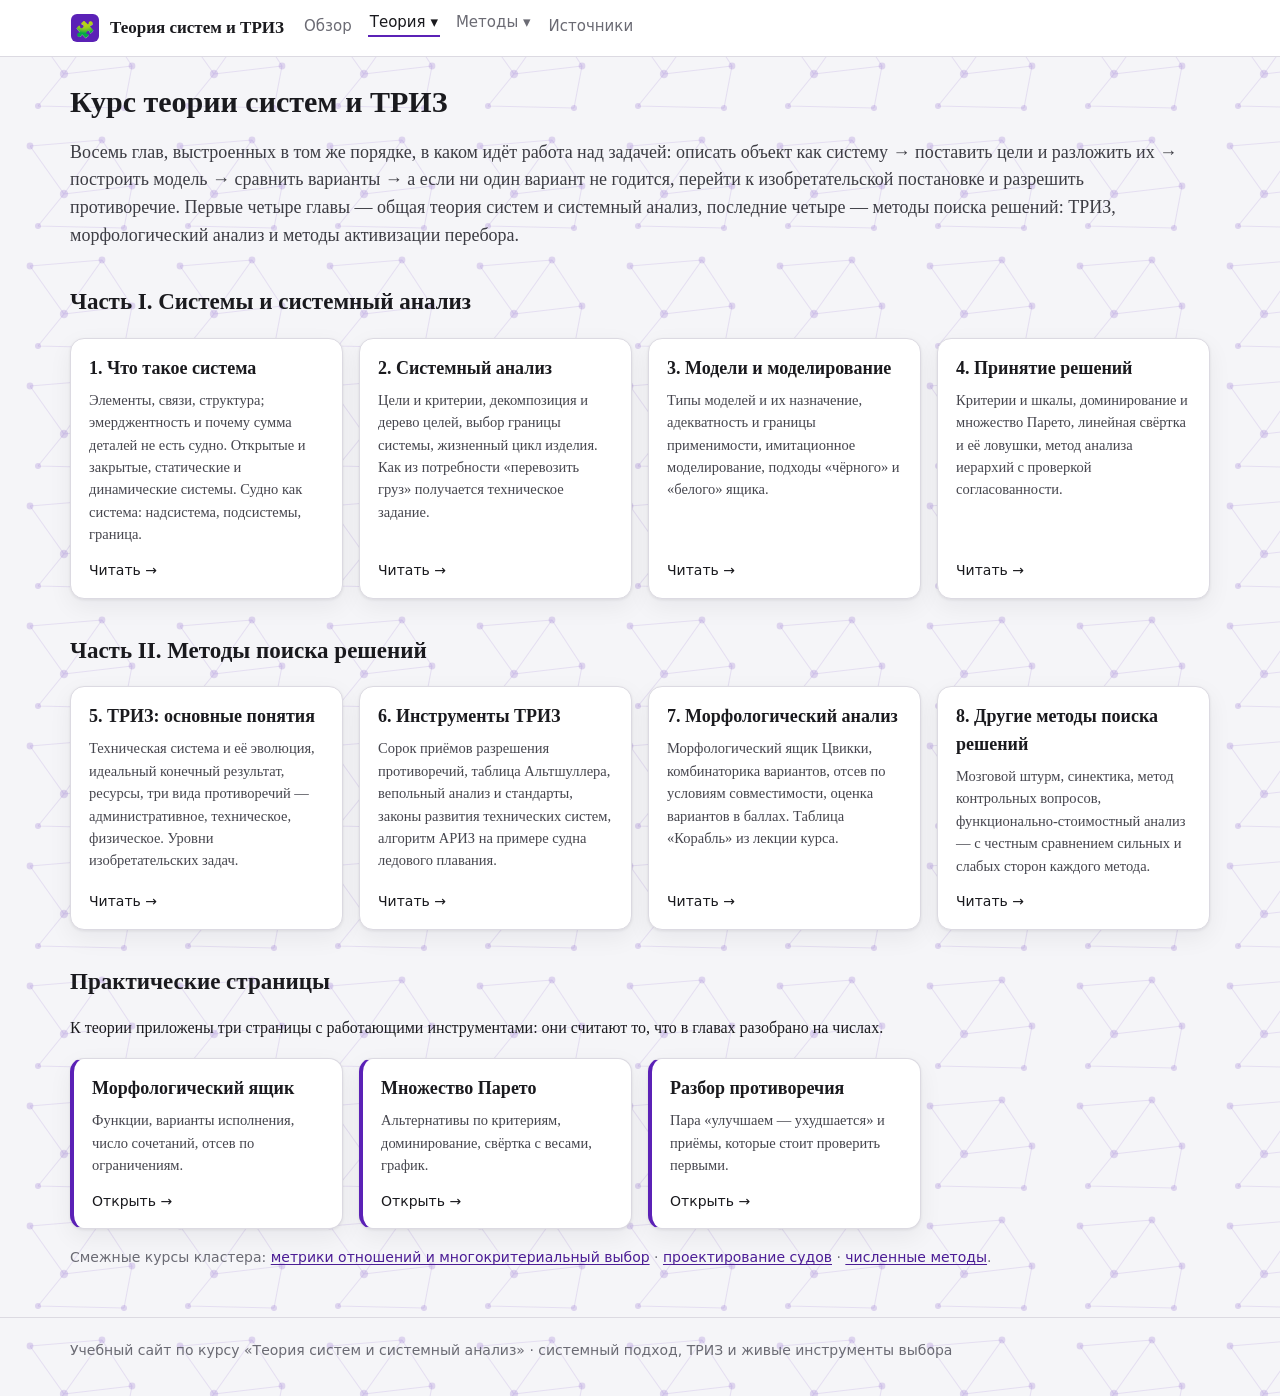
<file: site/theory.html>
<!doctype html>
<html lang="ru">
<head>
<meta charset="utf-8">
<meta name="viewport" content="width=device-width, initial-scale=1">
<title>Курс теории систем — оглавление</title>
<meta name="description" content="Оглавление курса «Теория систем и системный анализ»: система и эмерджентность, системный анализ и дерево целей, модели и моделирование, принятие решений и Парето, ТРИЗ Альтшуллера, инструменты ТРИЗ, морфологический анализ Цвикки, методы активизации поиска решений.">
<link rel="icon" href="data:image/svg+xml,<svg xmlns=%22http://www.w3.org/2000/svg%22 viewBox=%220 0 100 100%22><text y=%22.9em%22 font-size=%2290%22>🧩</text></svg>">
<link rel="stylesheet" href="assets/style.css">
</head>
<body>
<script src="assets/shell.js"></script>
<script src="assets/site.js" data-root="./" data-page="theory"></script>
<main class="wrap">
  <h1>Курс теории систем и ТРИЗ</h1>
  <p class="lead">Восемь глав, выстроенных в том же порядке, в каком идёт
  работа над задачей: описать объект как систему → поставить цели и разложить
  их → построить модель → сравнить варианты → а если ни один вариант не
  годится, перейти к изобретательской постановке и разрешить противоречие.
  Первые четыре главы — общая теория систем и системный анализ, последние
  четыре — методы поиска решений: ТРИЗ, морфологический анализ и методы
  активизации перебора.</p>

  <h2>Часть I. Системы и системный анализ</h2>
  <div class="cards">
    <a class="card" href="t-system">
      <h3>1. Что такое система</h3>
      <p>Элементы, связи, структура; эмерджентность и почему сумма деталей не
      есть судно. Открытые и закрытые, статические и динамические системы.
      Судно как система: надсистема, подсистемы, граница.</p>
      <div class="go">Читать →</div>
    </a>
    <a class="card" href="t-analysis">
      <h3>2. Системный анализ</h3>
      <p>Цели и критерии, декомпозиция и дерево целей, выбор границы системы,
      жизненный цикл изделия. Как из потребности «перевозить груз» получается
      техническое задание.</p>
      <div class="go">Читать →</div>
    </a>
    <a class="card" href="t-models">
      <h3>3. Модели и моделирование</h3>
      <p>Типы моделей и их назначение, адекватность и границы применимости,
      имитационное моделирование, подходы «чёрного» и «белого» ящика.</p>
      <div class="go">Читать →</div>
    </a>
    <a class="card" href="t-decision">
      <h3>4. Принятие решений</h3>
      <p>Критерии и шкалы, доминирование и множество Парето, линейная свёртка
      и её ловушки, метод анализа иерархий с проверкой согласованности.</p>
      <div class="go">Читать →</div>
    </a>
  </div>

  <h2>Часть II. Методы поиска решений</h2>
  <div class="cards">
    <a class="card" href="t-triz-basics">
      <h3>5. ТРИЗ: основные понятия</h3>
      <p>Техническая система и её эволюция, идеальный конечный результат,
      ресурсы, три вида противоречий — административное, техническое,
      физическое. Уровни изобретательских задач.</p>
      <div class="go">Читать →</div>
    </a>
    <a class="card" href="t-triz-tools">
      <h3>6. Инструменты ТРИЗ</h3>
      <p>Сорок приёмов разрешения противоречий, таблица Альтшуллера, вепольный
      анализ и стандарты, законы развития технических систем, алгоритм АРИЗ на
      примере судна ледового плавания.</p>
      <div class="go">Читать →</div>
    </a>
    <a class="card" href="t-morph">
      <h3>7. Морфологический анализ</h3>
      <p>Морфологический ящик Цвикки, комбинаторика вариантов, отсев по
      условиям совместимости, оценка вариантов в баллах. Таблица «Корабль» из
      лекции курса.</p>
      <div class="go">Читать →</div>
    </a>
    <a class="card" href="t-creative">
      <h3>8. Другие методы поиска решений</h3>
      <p>Мозговой штурм, синектика, метод контрольных вопросов,
      функционально-стоимостный анализ — с честным сравнением сильных и слабых
      сторон каждого метода.</p>
      <div class="go">Читать →</div>
    </a>
  </div>

  <h2>Практические страницы</h2>
  <p>К теории приложены три страницы с работающими инструментами: они считают
  то, что в главах разобрано на числах.</p>
  <div class="cards">
    <a class="card demo" href="p-morph"><h3>Морфологический ящик</h3>
      <p>Функции, варианты исполнения, число сочетаний, отсев по ограничениям.</p>
      <div class="go">Открыть →</div></a>
    <a class="card demo" href="p-pareto"><h3>Множество Парето</h3>
      <p>Альтернативы по критериям, доминирование, свёртка с весами, график.</p>
      <div class="go">Открыть →</div></a>
    <a class="card demo" href="p-contradiction"><h3>Разбор противоречия</h3>
      <p>Пара «улучшаем — ухудшается» и приёмы, которые стоит проверить первыми.</p>
      <div class="go">Открыть →</div></a>
  </div>

  <p class="small">Смежные курсы кластера:
  <a href="https://shadeswd.duckdns.org/relmet/">метрики отношений и многокритериальный выбор</a> ·
  <a href="https://shadeswd.duckdns.org/design/">проектирование судов</a> ·
  <a href="https://shadeswd.duckdns.org/mathan/numeric">численные методы</a>.</p>
</main>
</body>
</html>
</file>
<file: site/assets/style.css>
@import url("base.css");
/* «Теория систем и ТРИЗ» — стиль сайта.
   Тема: светлый фон, фиолетовый акцент; фоновый паттерн — связанные узлы
   (граф системы: элементы и связи между ними). */
:root {
  --bg: #f5f5f8;
  --paper: #ffffff;
  --ink: #1a1a1e;
  --muted: #6b6b74;
  --line: #dcdae2;
  --accent: #5b21b6;      /* основной акцент */
  --accent2: #155e75;     /* второй цвет схем */
  --red: #b3382e;         /* противоречия, ухудшения */
  --green: #1a7f37;       /* улучшения, «годен» */
  --chip: #eceaf2;
  --link: #4c1d95;
  --shadow: 0 1px 3px rgba(20,20,30,.08), 0 8px 24px rgba(20,20,30,.06);
}
body {
  margin: 0;
  background-color: var(--bg);
  /* связанные узлы: элементы системы и связи между ними */
  background-image: url("data:image/svg+xml,%3Csvg xmlns='http://www.w3.org/2000/svg' width='150' height='120' viewBox='0 0 150 120'%3E%3Cg fill='none' stroke='%235b21b6' stroke-width='1.1' opacity='0.11'%3E%3Cpath d='M30 26 L102 20 M30 26 L64 74 M102 20 L64 74 M102 20 L132 66 M64 74 L132 66 M64 74 L38 106 M132 66 L124 108 M38 106 L124 108'/%3E%3C/g%3E%3Cg fill='%235b21b6' opacity='0.16'%3E%3Ccircle cx='30' cy='26' r='3.4'/%3E%3Ccircle cx='102' cy='20' r='3.4'/%3E%3Ccircle cx='64' cy='74' r='4.2'/%3E%3Ccircle cx='132' cy='66' r='3.4'/%3E%3Ccircle cx='38' cy='106' r='3'/%3E%3Ccircle cx='124' cy='108' r='3'/%3E%3C/g%3E%3C/svg%3E");
  color: var(--ink);
  font: 16px/1.55 Georgia, 'Times New Roman', serif;
}

.wrap { max-width: min(1180px, 96vw); margin: 0 auto; padding: 0 20px; }

/* шапка */
.logo svg { display: block; flex: none; }
.nav-drop .drop {
  display: none; position: absolute; left: -10px; top: 100%; z-index: 40;
  background: var(--paper); border: 1px solid var(--line); border-radius: 10px;
  box-shadow: var(--shadow); padding: 6px 0; min-width: 270px; max-width: 82vw;
}
.nav-drop .drop a { display: block; padding: 7px 16px; border-bottom: none; white-space: normal; }
.nav-drop .drop a:hover, .nav-drop .drop a.on { background: #f0ebfa; color: var(--ink); }

h4 { font-size: 16px; margin: 16px 0 4px; }
.lead { font-size: 18px; color: #3d3d44; max-width: 62em; }

/* врезки */
.tip { background: #f2eefb; border-color: #d5c9ef; }
.ok { background: #eaf5ec; border-color: #bcdcc6; }

/* блок «Коротко» в начале главы */
.tldr {
  background: #f2eefb; border: 1px solid #d5c9ef; border-left: 4px solid var(--accent);
  border-radius: 10px; padding: 12px 16px; margin: 16px 0 22px;
}
.tldr h2, .tldr h3 { margin: 0 0 6px; font-size: 17px; font-family: system-ui, sans-serif; color: var(--accent); }
.tldr ul { margin: 6px 0 0; padding-left: 20px; }
.tldr li { margin: 4px 0; }

/* карточки */
.cards { display: grid; grid-template-columns: repeat(auto-fill, minmax(260px, 1fr)); gap: 16px; margin: 18px 0; }
a.card:hover { border-color: var(--accent); }

/* панель с рисунком */
.caption { font-size: 14px; color: var(--muted); font-family: system-ui, sans-serif; margin: 6px 0 14px; max-width: 62em; }
.boards > div { flex: 1 1 320px; min-width: 0; }

/* SVG-доска */
svg.geo-board {
  width: 100%; height: auto; display: block; max-width: 100%;
  background: #fff; border: 1px solid var(--line); border-radius: 10px;
  margin: 14px 0 0;
}
.geo-board text { font-family: system-ui, -apple-system, 'Segoe UI', sans-serif; }

/* таблицы */
table.el { width: 100%; border-collapse: collapse; font: 14.5px system-ui, sans-serif; margin: 12px 0; }
table.el th, table.el td { border-bottom: 1px solid var(--line); padding: 6px 8px; text-align: left; vertical-align: top; }
table.el th { background: var(--chip); font-weight: 600; }
table.el td.num, table.el th.num { text-align: right; font-variant-numeric: tabular-nums; }
table.el tr.pick td { background: #eaf5ec; font-weight: 600; }
table.el tr.drop td { background: #fbe7e5; color: #7d2a22; }

/* контролы и живые расчёты */
.controls { display: flex; gap: 10px 20px; flex-wrap: wrap; align-items: center; margin: 10px 0; font-family: system-ui, sans-serif; font-size: 14px; }
.controls label { display: flex; align-items: center; gap: 8px; max-width: 100%; flex-wrap: wrap; }
.controls input[type=number], .controls input[type=text], .controls select {
  font: 14px system-ui, sans-serif; padding: 4px 8px; max-width: 100%;
  border: 1px solid var(--line); border-radius: 7px; background: #fff; color: var(--ink);
}
.controls input[type=range] { width: 160px; accent-color: var(--accent); }
.btn:hover { border-color: var(--accent); color: var(--accent); }
.btn.primary { background: var(--accent); border-color: var(--accent); color: #fff; }
.btn.primary:hover { filter: brightness(1.15); color: #fff; }
.btn.small { padding: 3px 9px; font-size: 13px; }
.btn:disabled { opacity: .45; cursor: default; pointer-events: none; }
.out { margin-top: 10px; }
.calc-row { margin: 5px 0; font: 14px system-ui, sans-serif; }
.calc-row .f { color: #3a3a42; }
.badge { display: inline-block; border-radius: 999px; padding: 3px 12px; font: 600 13.5px system-ui, sans-serif; margin: 4px 6px 4px 0; }
.badge.acc { background: #f0ebfa; color: #4c1d95; border: 1px solid #d5c9ef; }

/* шаги разбора задачи */
.step { margin: 16px 0; padding-left: 16px; border-left: 3px solid var(--chip); }
.step > h3 { margin-top: 0; color: var(--accent); }

/* вопросы для самопроверки */
details.q { background: #fff; border: 1px solid var(--line); border-radius: 10px; padding: 8px 14px; margin: 8px 0; }
details.q > summary { cursor: pointer; font: 600 15px system-ui, sans-serif; }
details.q > p { margin: 8px 0 4px; }

/* ссылки-таблетки на теорию/справочник */
.theory-link {
  display: inline-block; background: #f0ebfa; border: 1px solid #d5c9ef; border-radius: 999px;
  padding: 2px 12px; font: 13.5px system-ui, sans-serif; text-decoration: none; margin: 2px 2px;
}
.theory-link::before { content: '§ '; color: var(--accent); font-weight: 700; }

/* библиография */
ol.bib .bib-url { font: 13px system-ui, sans-serif; }

@media (max-width: 720px) {
    h2 { font-size: 20px; }
    .wrap { padding: 0 14px; }
}

/* защита от горизонтального переполнения на узком экране */
main table { display: block; max-width: 100%; overflow-x: auto; }
/* KaTeX прячет MathML-дубль без left/top — пустой бокс растягивает документ */
.katex-mathml { position: absolute; clip: rect(1px,1px,1px,1px); width: 1px; height: 1px; overflow: hidden; left: 0 !important; top: 0 !important; }
main .readout, main .caption, main .small { overflow-wrap: anywhere; }
main .note div, main .note span, main .out div, main .calc-row { overflow-wrap: anywhere; }
</file>
